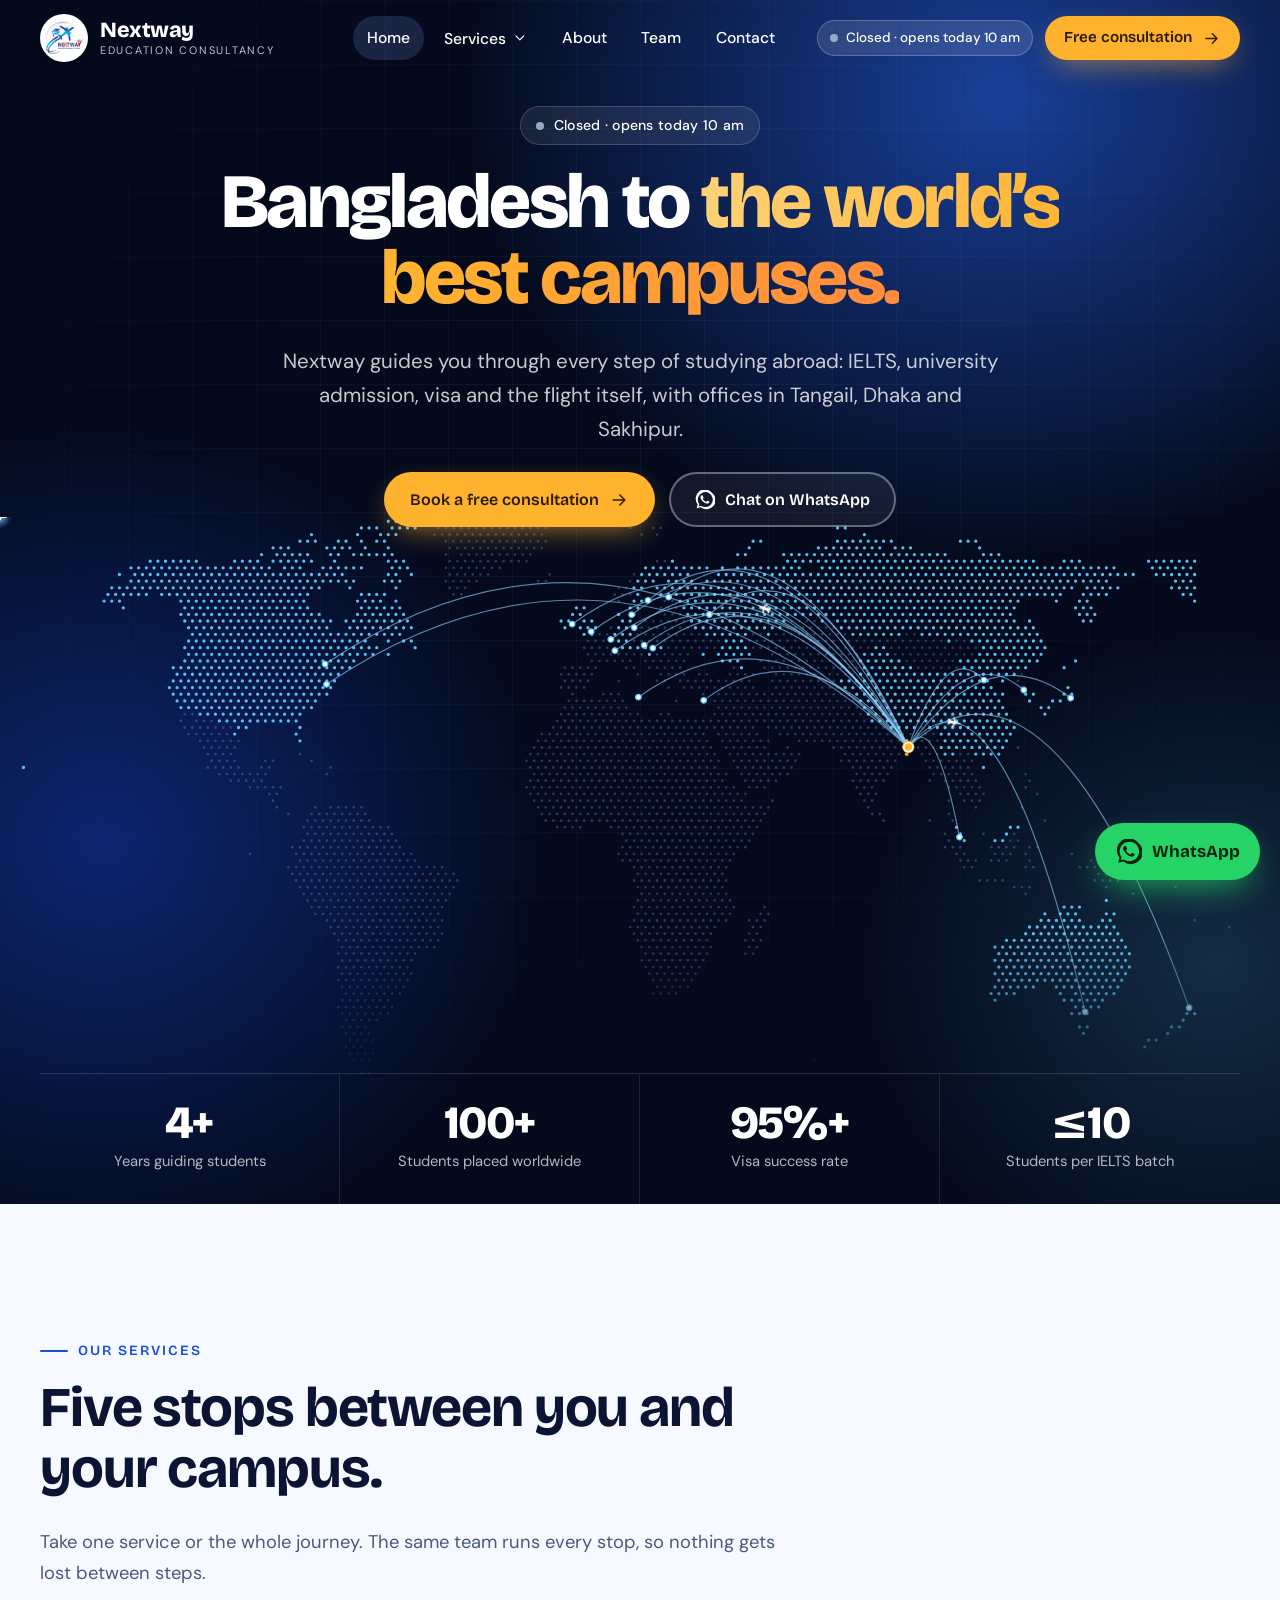
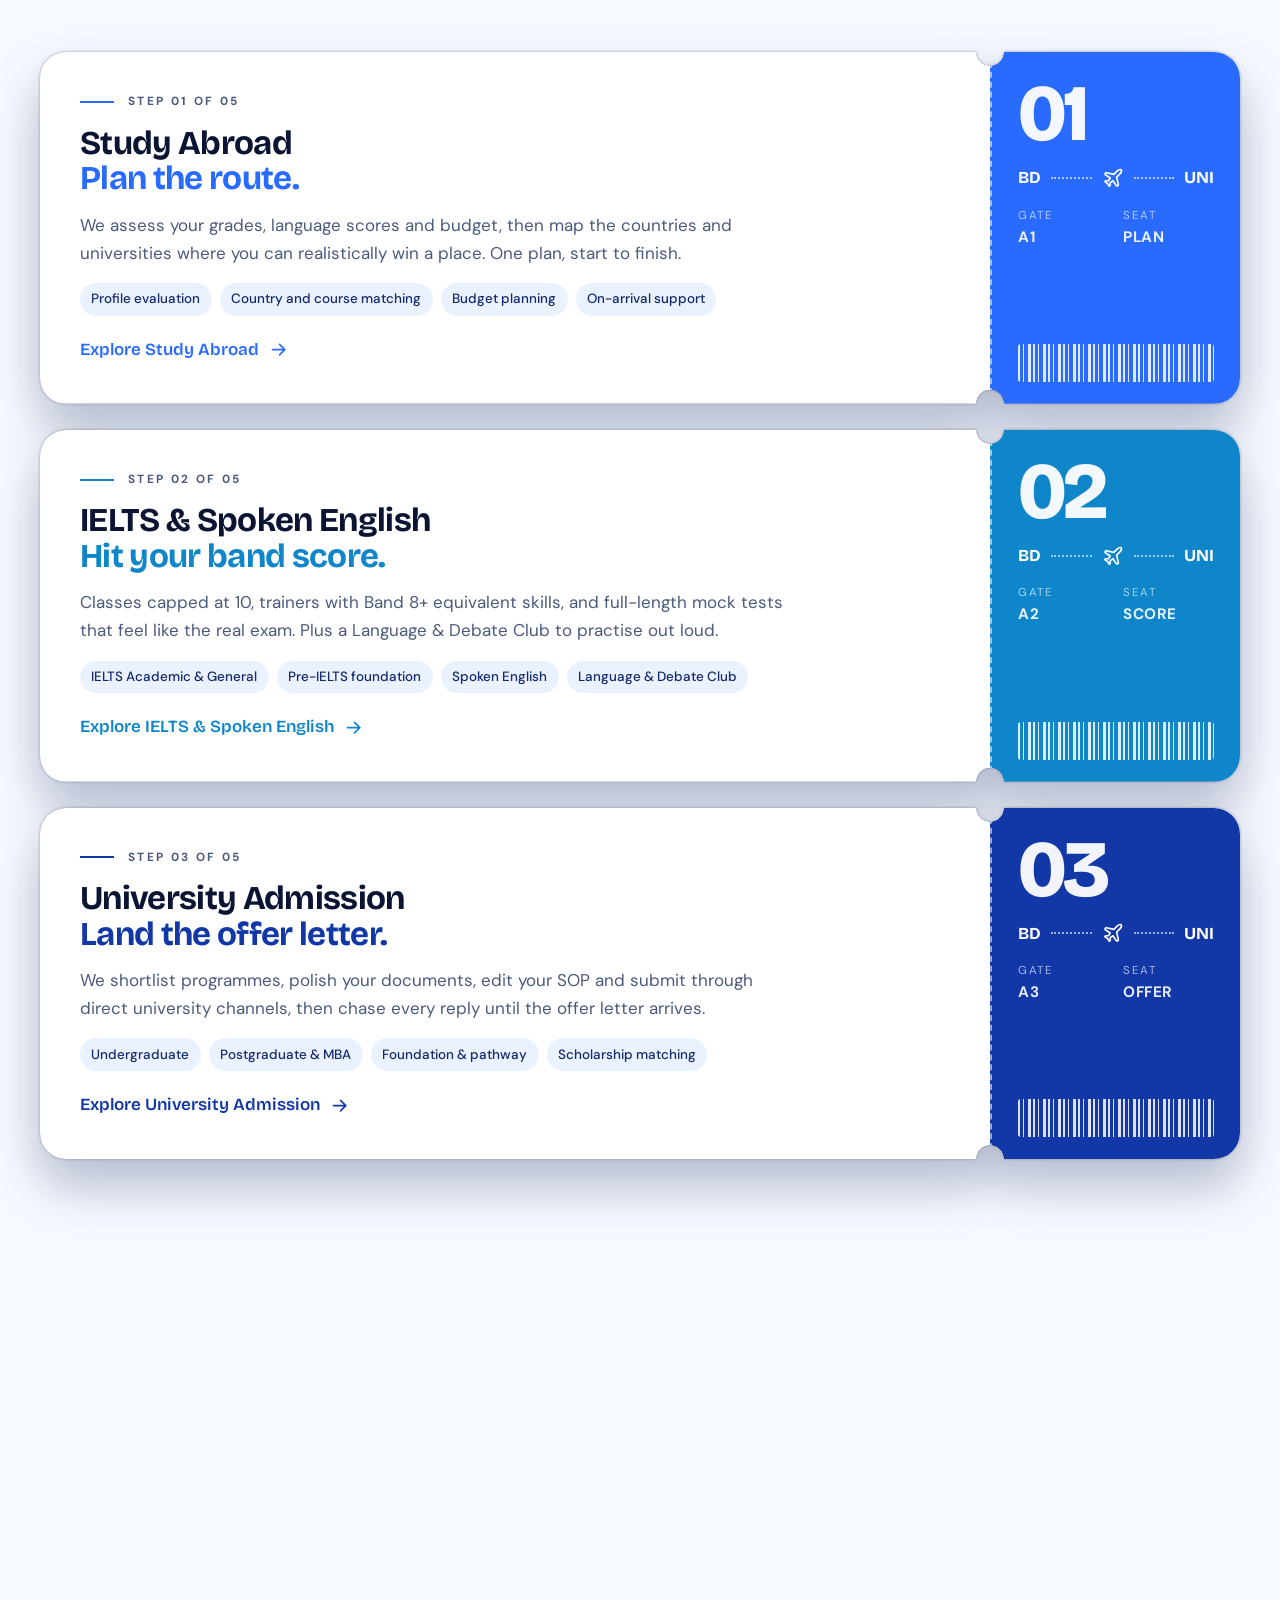
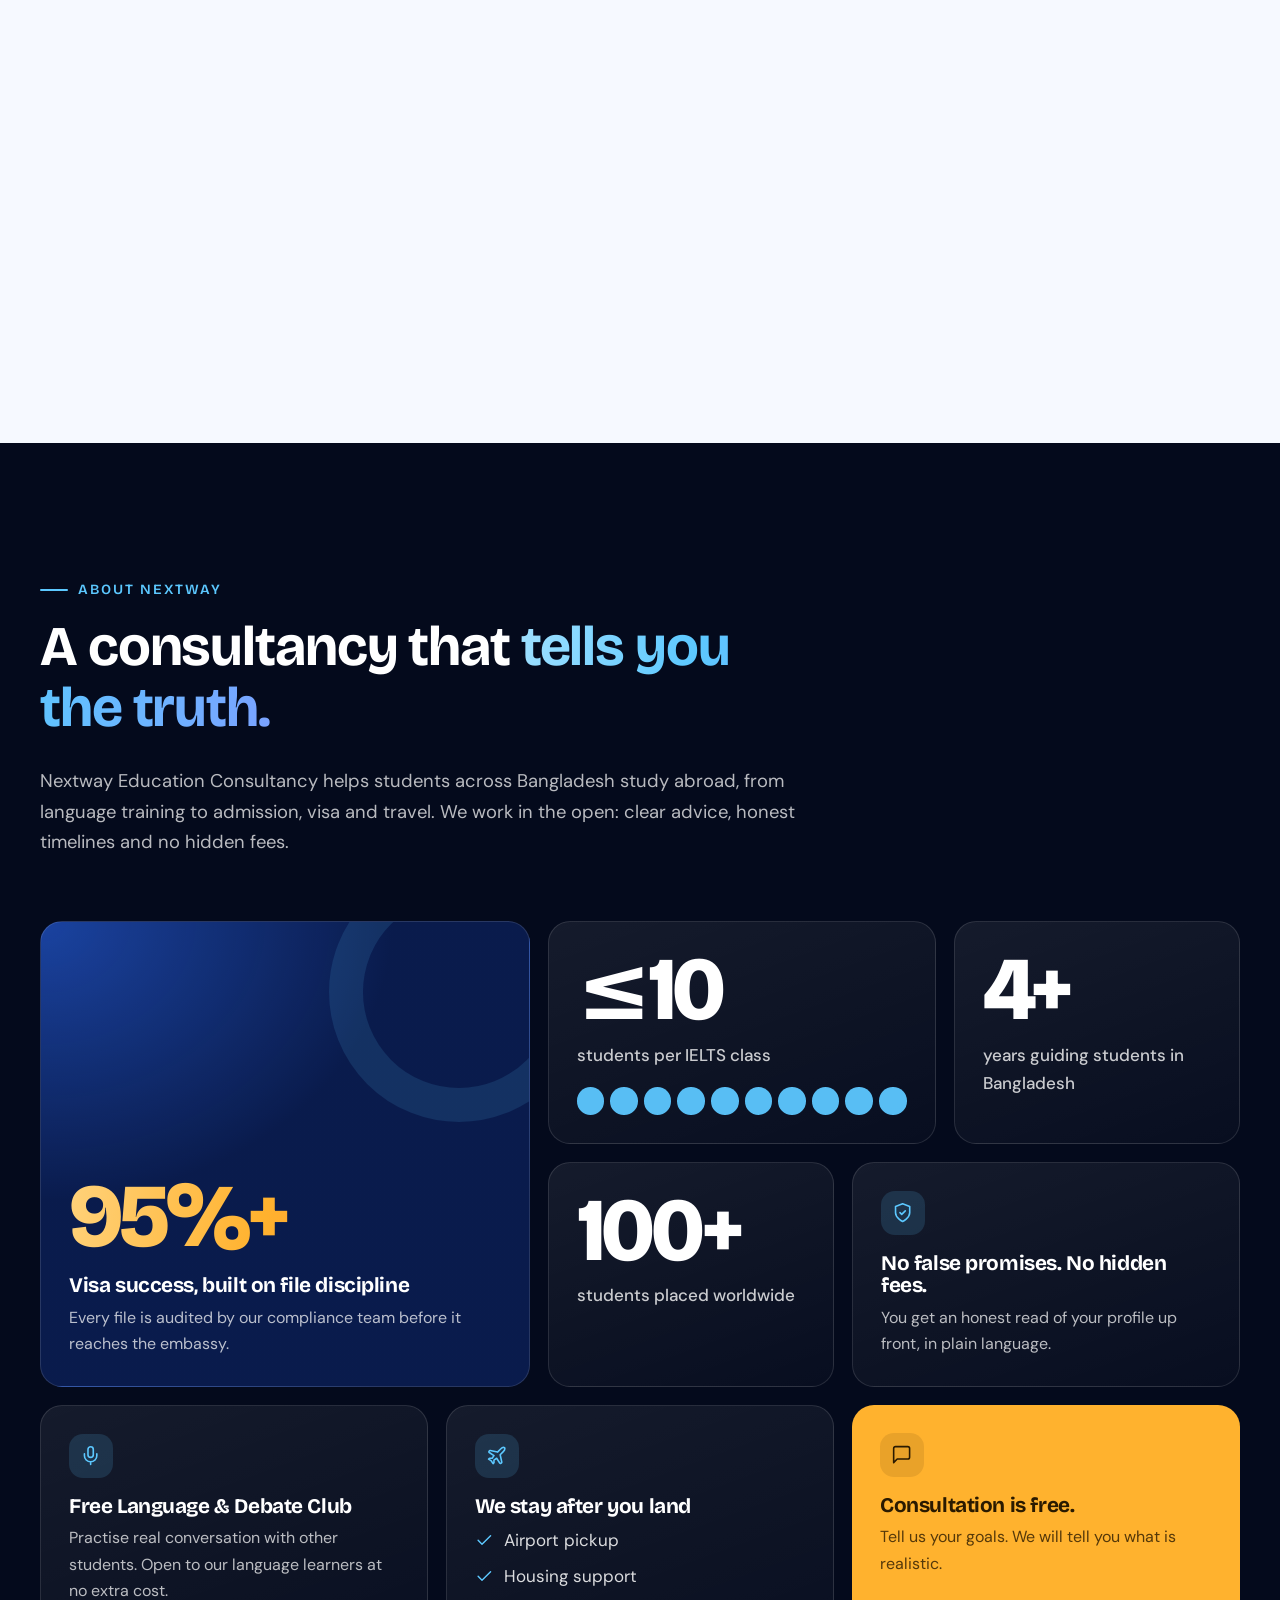
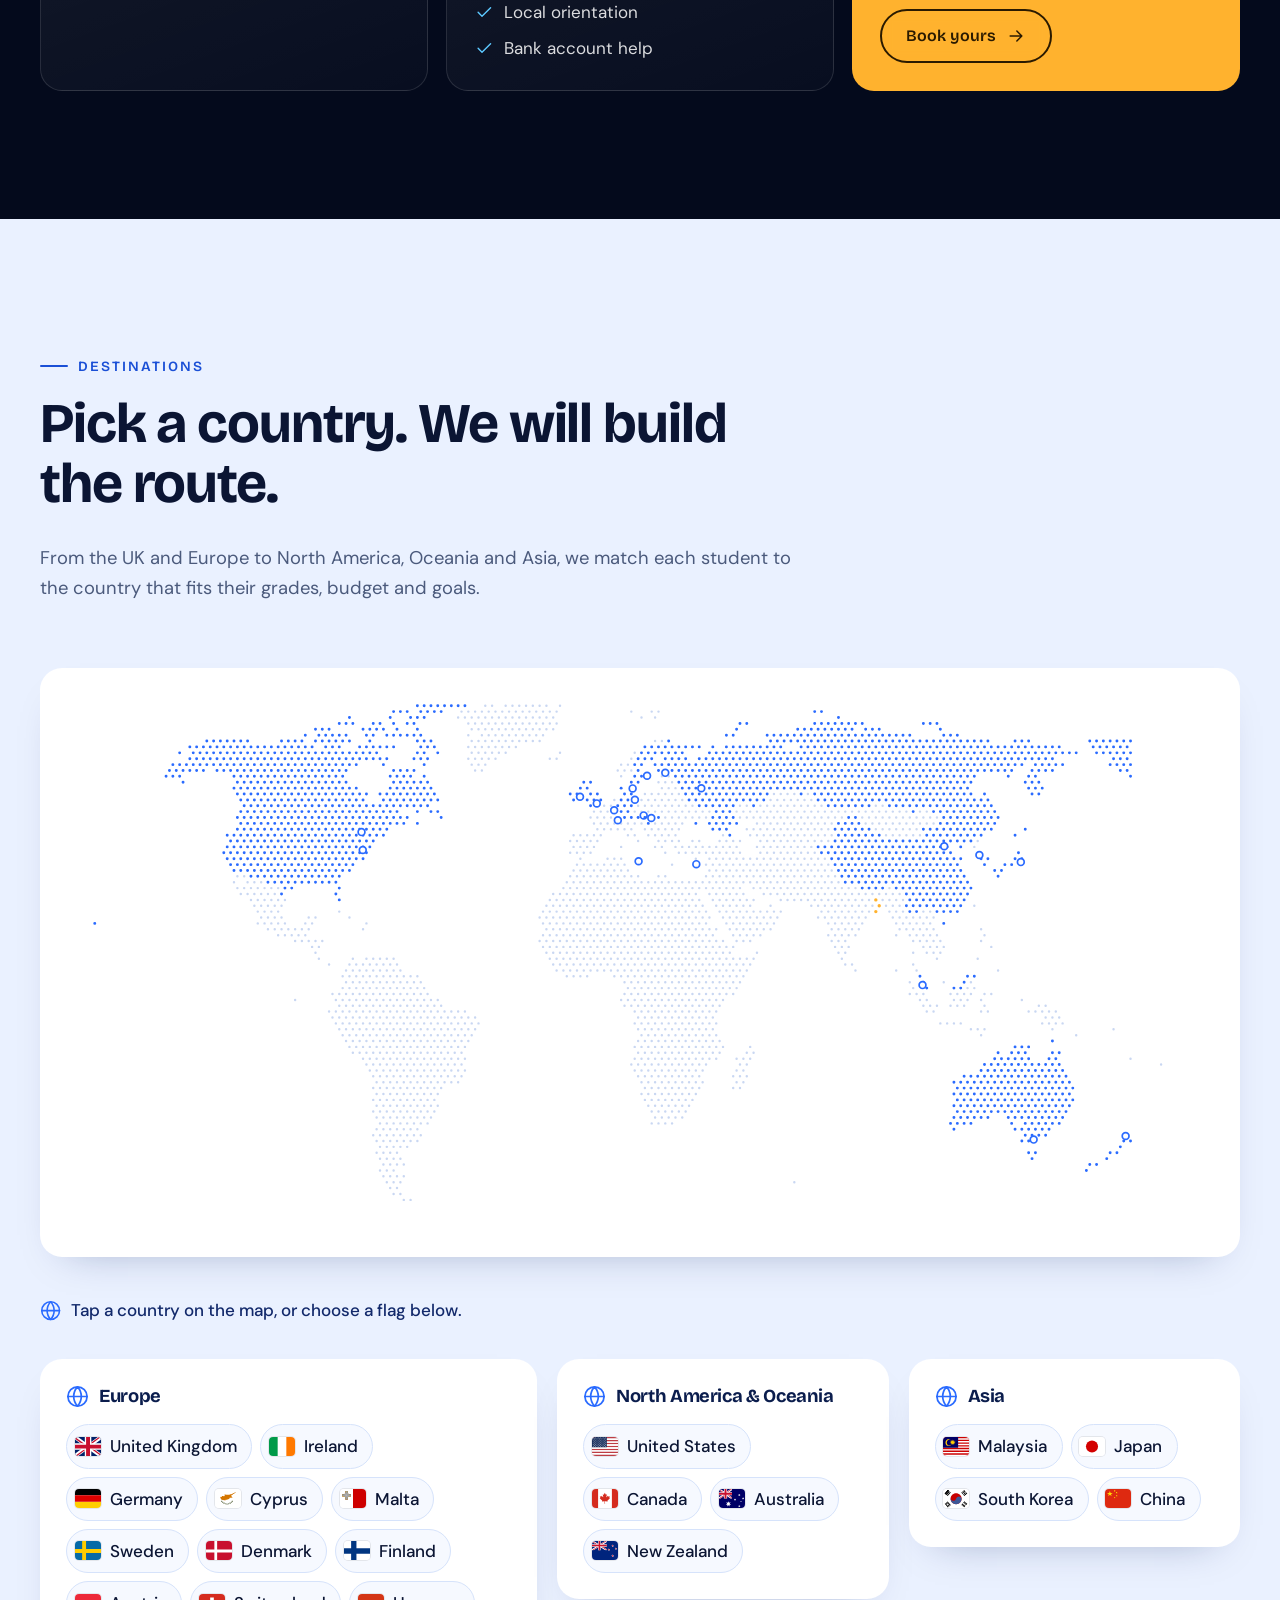
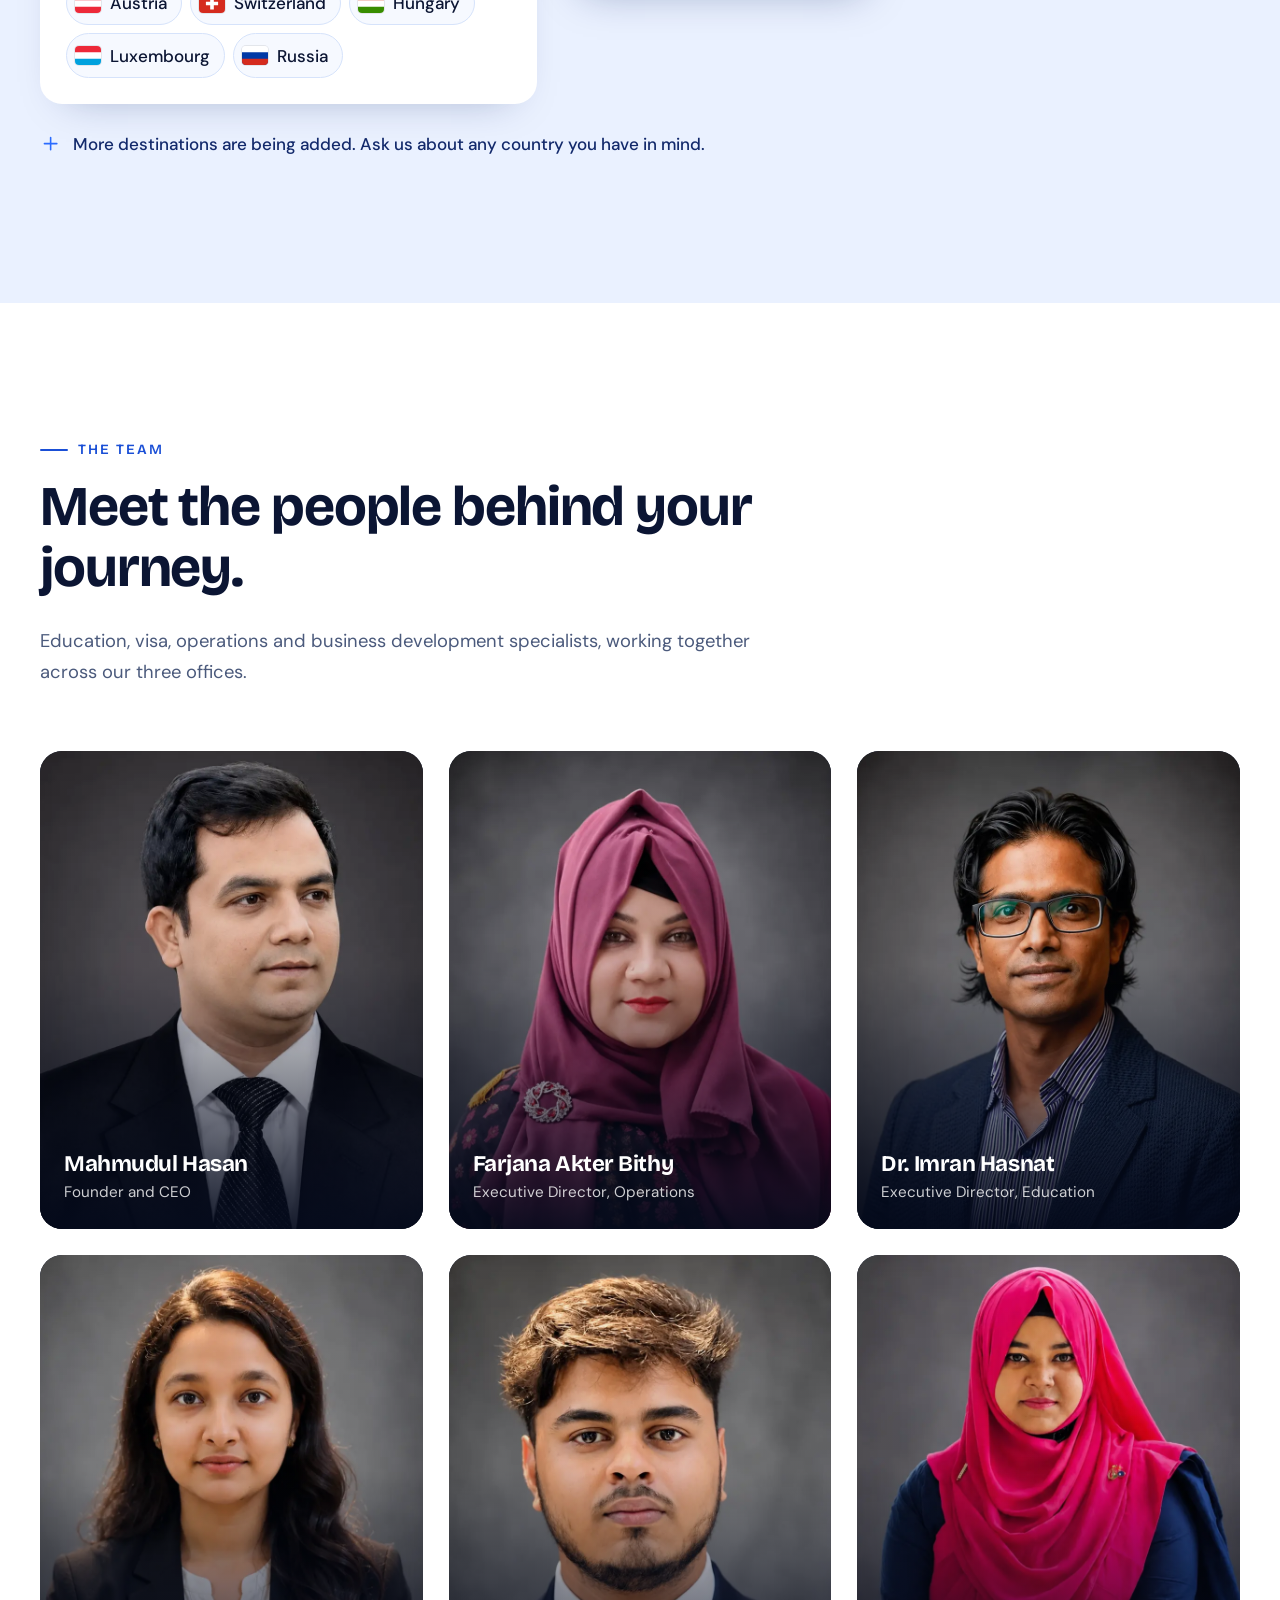
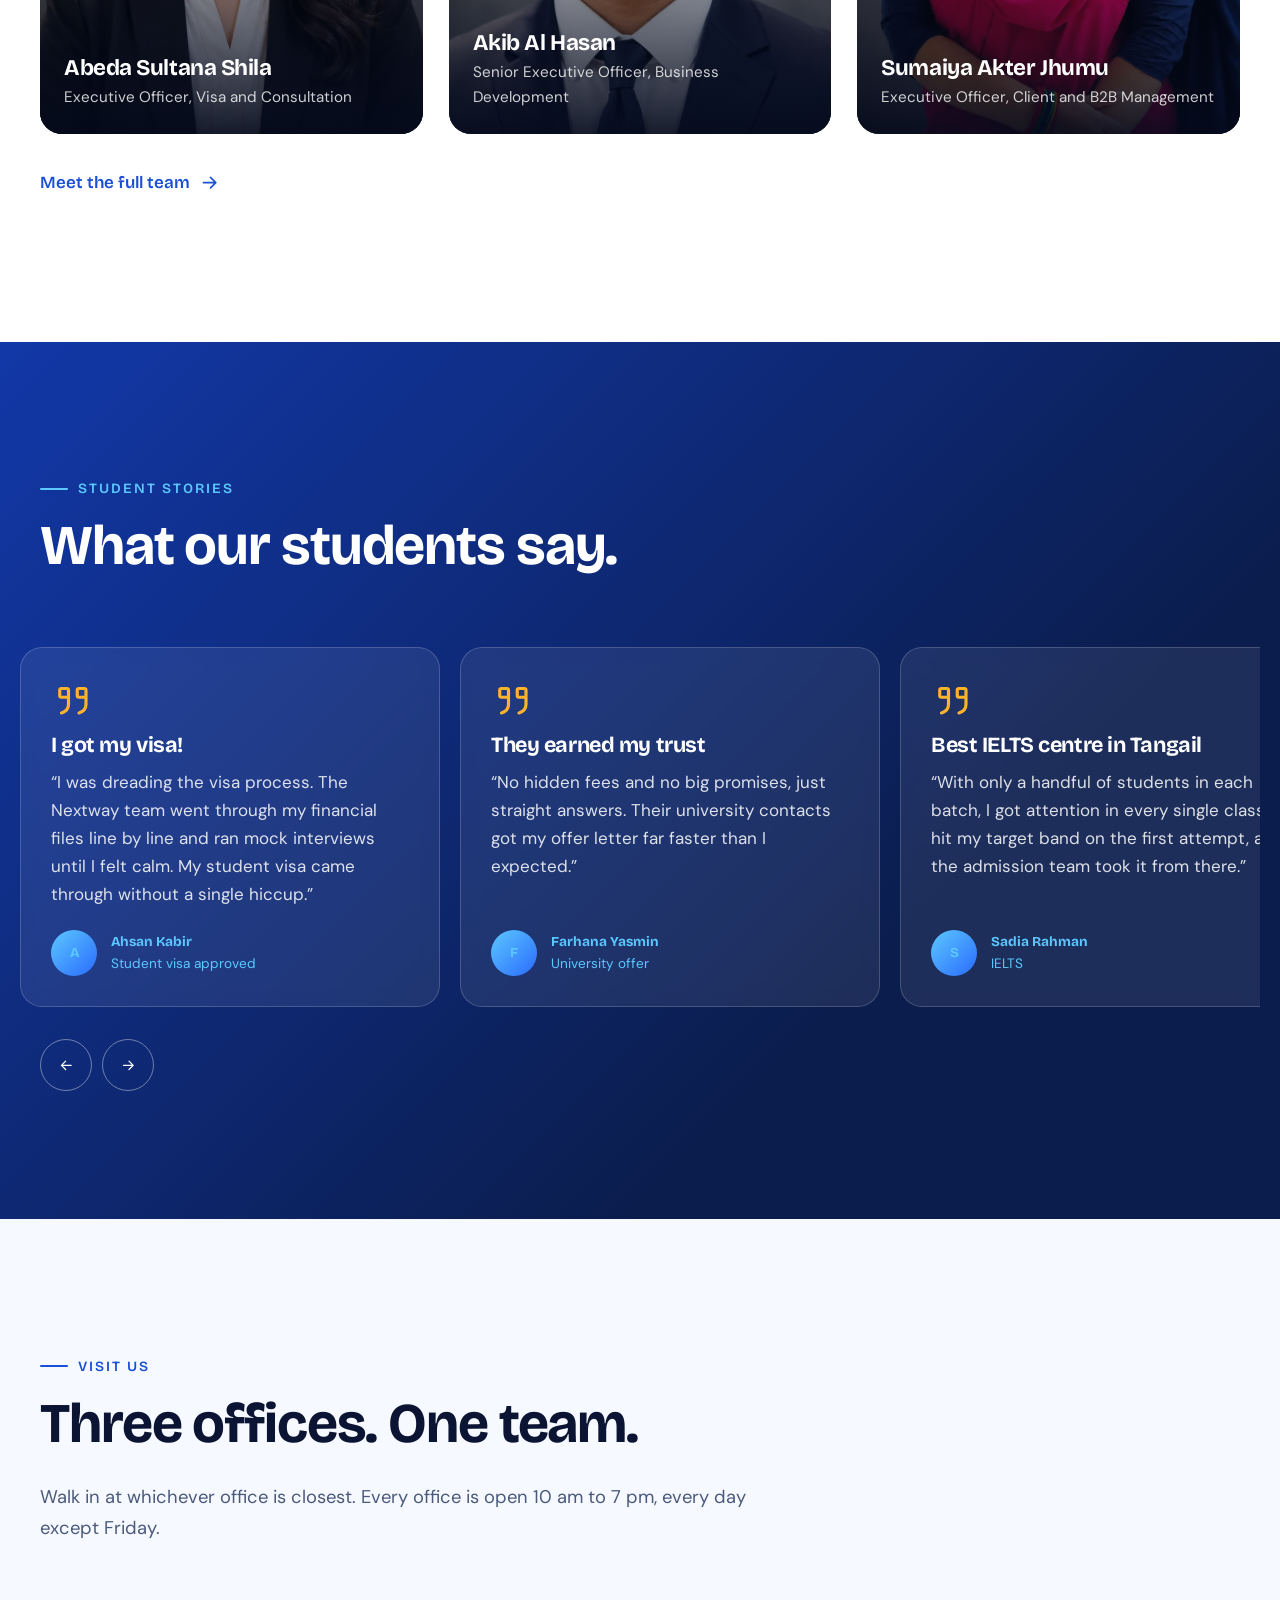
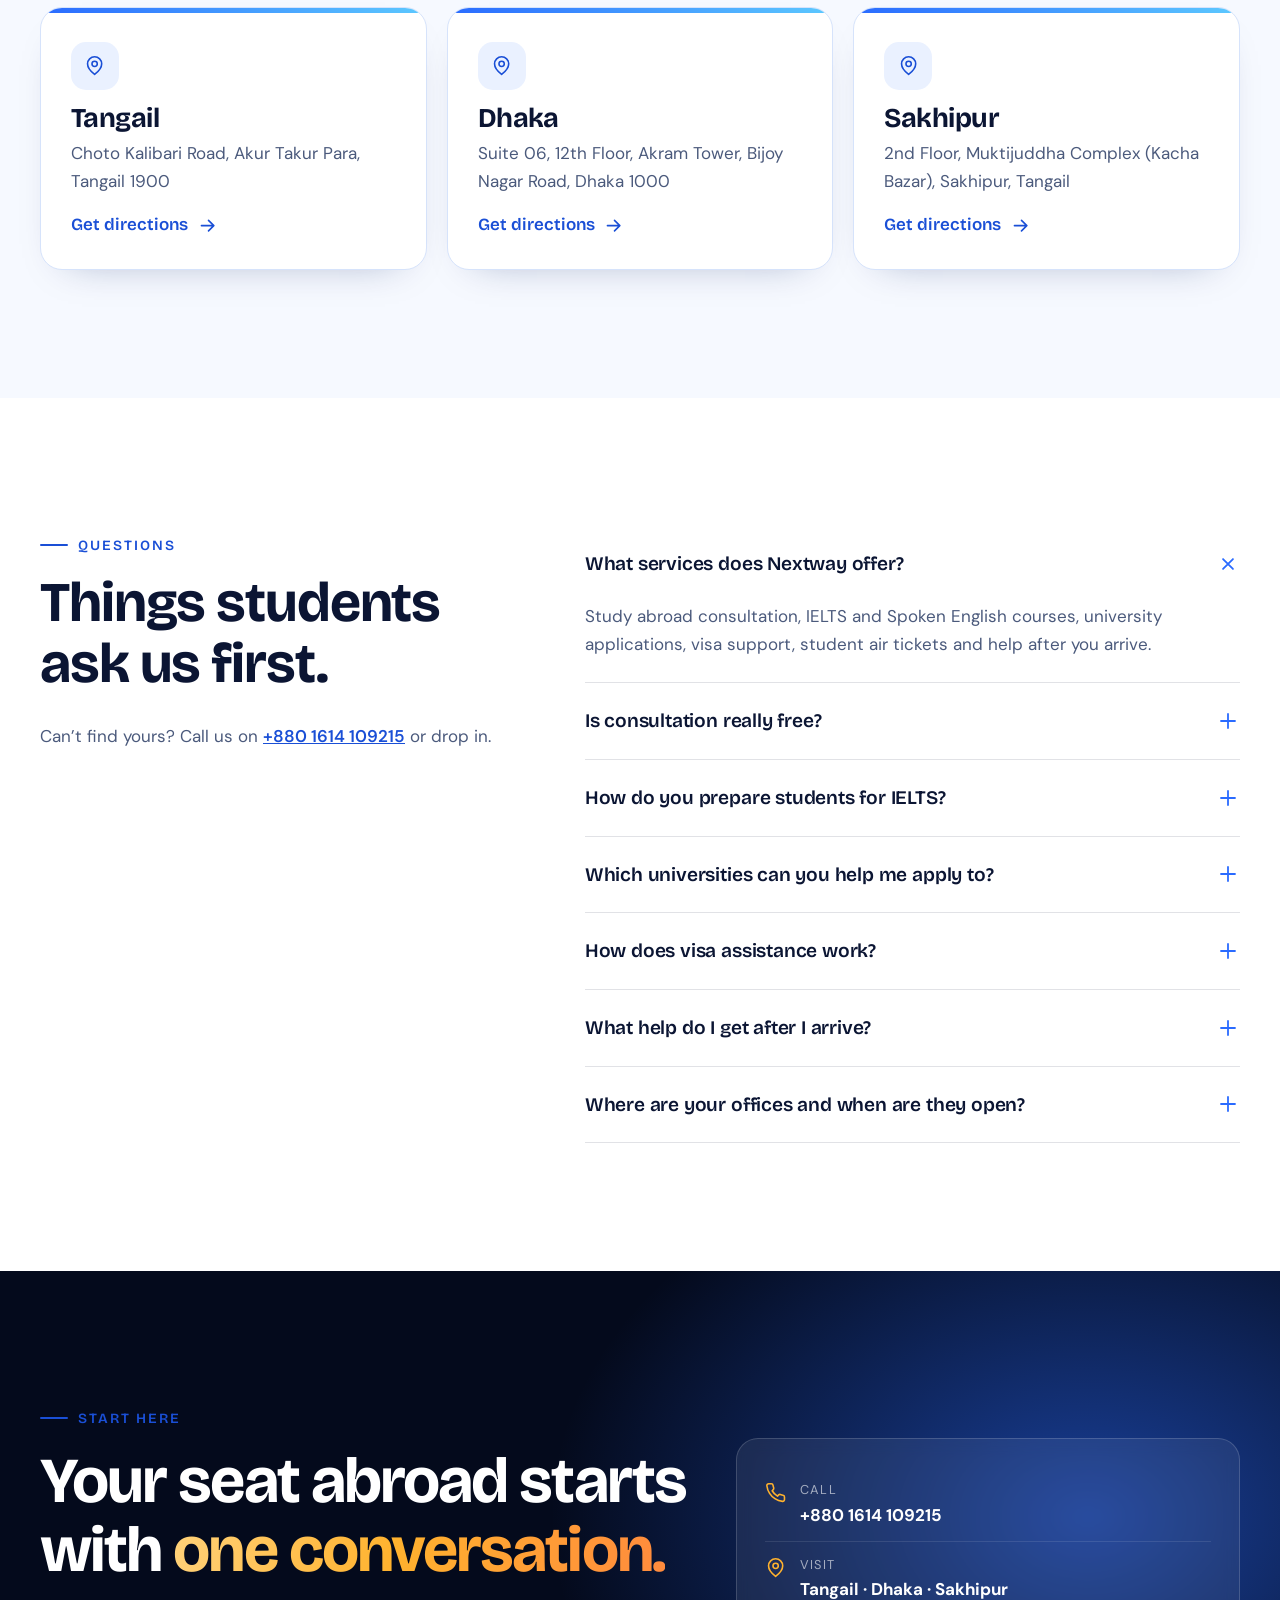
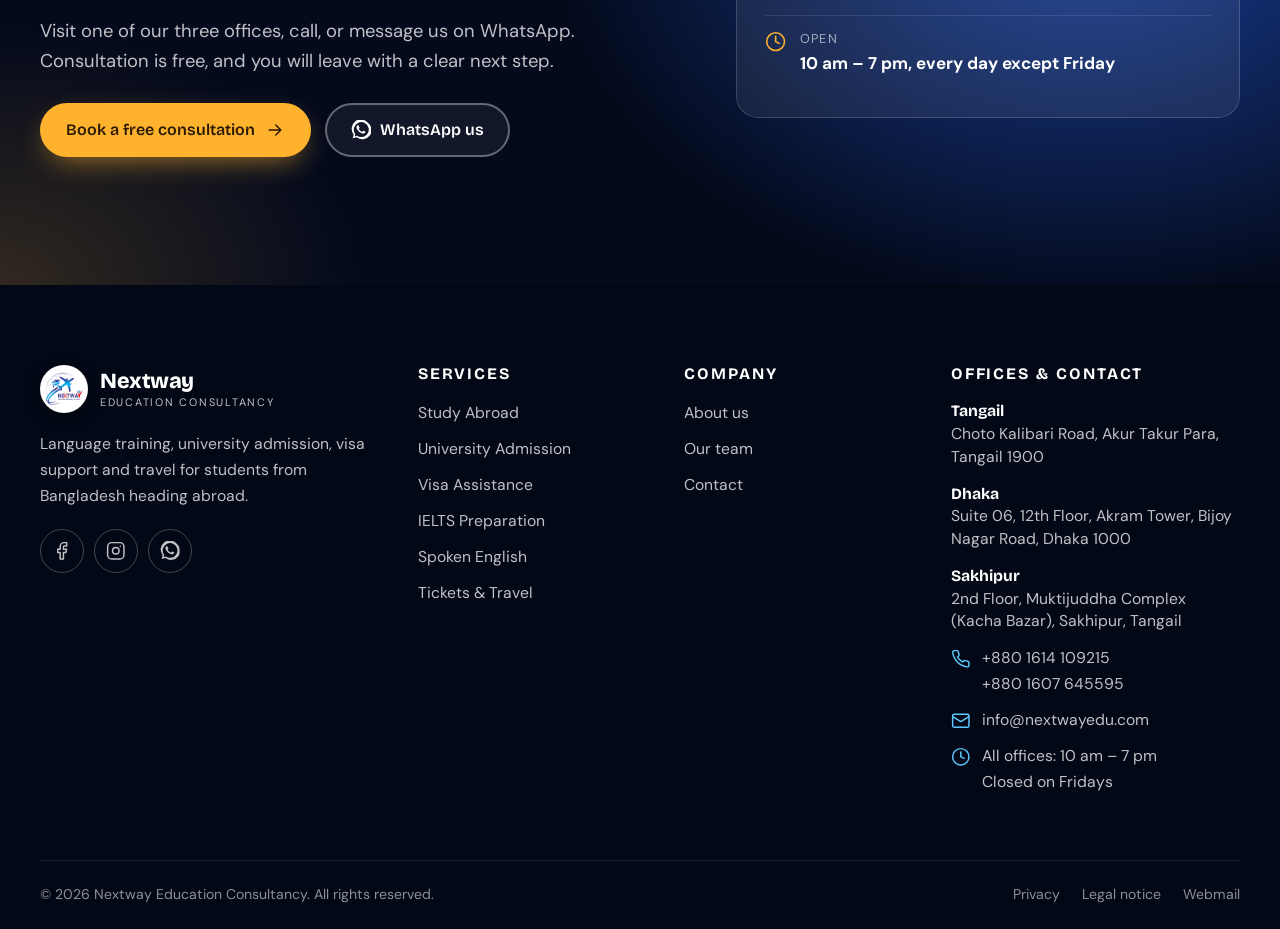
<file: index.html>
<!doctype html>
<html lang="en">
<head>
<meta charset="utf-8">
<meta name="viewport" content="width=device-width, initial-scale=1">
<title>Nextway Education Consultancy | Study Abroad, IELTS &amp; Visa Experts in Tangail &amp; Dhaka</title>
<meta name="description" content="Study abroad consultancy with offices in Tangail, Dhaka and Sakhipur, Bangladesh. IELTS and Spoken English coaching, university admission, visa assistance and student air tickets. Book a free consultation.">
<link rel="canonical" href="https://nextwayedu.com/">
<meta name="theme-color" content="#040a1c">
<meta property="og:type" content="website"><meta property="og:site_name" content="Nextway Education Consultancy">
<meta property="og:title" content="Nextway Education Consultancy | Study Abroad, IELTS &amp; Visa Experts in Tangail &amp; Dhaka"><meta property="og:description" content="Study abroad consultancy with offices in Tangail, Dhaka and Sakhipur, Bangladesh. IELTS and Spoken English coaching, university admission, visa assistance and student air tickets. Book a free consultation.">
<meta property="og:url" content="https://nextwayedu.com/"><meta property="og:image" content="https://nextwayedu.com/assets/img/og.jpg"><meta property="og:locale" content="en_US">
<meta name="twitter:card" content="summary_large_image">
<link rel="icon" type="image/png" sizes="32x32" href="/assets/img/favicon-32.png">
<link rel="icon" type="image/png" sizes="64x64" href="/assets/img/favicon-64.png">
<link rel="apple-touch-icon" href="/assets/img/apple-touch-icon.png">
<link rel="preload" href="/assets/fonts/bricolage-latin.woff2" as="font" type="font/woff2" crossorigin>
<link rel="preload" href="/assets/fonts/dmsans-latin.woff2" as="font" type="font/woff2" crossorigin>
<link rel="stylesheet" href="/assets/css/style.css">

<script type="application/ld+json">{"@context":"https://schema.org","@type":["EducationalOrganization","LocalBusiness"],"name":"Nextway Education Consultancy","url":"https://nextwayedu.com","logo":"https://nextwayedu.com/assets/img/logo-512.png","image":"https://nextwayedu.com/assets/img/og.jpg","telephone":"+8801614109215","email":"info@nextwayedu.com","description":"Study abroad consultancy, IELTS and Spoken English coaching, university admission, visa assistance and student air tickets, with offices in Tangail, Dhaka and Sakhipur, Bangladesh.","address":{"@type":"PostalAddress","streetAddress":"Choto Kalibari Road, Akur Takur Para","addressLocality":"Tangail","postalCode":"1900","addressCountry":"BD"},"geo":{"@type":"GeoCoordinates","latitude":24.2555678,"longitude":89.9189092},"location":[{"@type":"Place","name":"Nextway Education Consultancy, Tangail","address":"Choto Kalibari Road, Akur Takur Para, Tangail 1900, Bangladesh","geo":{"@type":"GeoCoordinates","latitude":24.2555678,"longitude":89.9189092},"hasMap":"https://maps.app.goo.gl/vwTyAUAMtYEENq6k8"},{"@type":"Place","name":"Nextway Education Consultancy, Dhaka","address":"Suite 06, 12th Floor, Akram Tower, Bijoy Nagar Road, Dhaka 1000, Bangladesh","geo":{"@type":"GeoCoordinates","latitude":23.734011,"longitude":90.409876},"hasMap":"https://maps.app.goo.gl/TQy71jqA4mWhxW3r6"},{"@type":"Place","name":"Nextway Education Consultancy, Sakhipur","address":"2nd Floor, Muktijuddha Complex (Kacha Bazar), Sakhipur, Tangail, Bangladesh","geo":{"@type":"GeoCoordinates","latitude":24.3206335,"longitude":90.1780987},"hasMap":"https://maps.app.goo.gl/2W5rz34oygCHsrJ46"}],"openingHoursSpecification":[{"@type":"OpeningHoursSpecification","dayOfWeek":["Saturday","Sunday","Monday","Tuesday","Wednesday","Thursday"],"opens":"10:00","closes":"19:00"}],"sameAs":["https://www.facebook.com/nextway2021/","https://www.instagram.com/nextwayeducationconsultancy/"],"areaServed":"Bangladesh","hasMap":"https://maps.app.goo.gl/4WWbEj9pbGCe9Vtj6"}</script>
</head>
<body>
<svg width="0" height="0" style="position:absolute" aria-hidden="true"><defs><symbol id="i-arrow" viewBox="0 0 24 24" fill="none" stroke="currentColor" stroke-width="1.8" stroke-linecap="round" stroke-linejoin="round"><path d="M5 12h14M13 6l6 6-6 6"/></symbol><symbol id="i-phone" viewBox="0 0 24 24" fill="none" stroke="currentColor" stroke-width="1.8" stroke-linecap="round" stroke-linejoin="round"><path d="M22 16.9v3a2 2 0 0 1-2.2 2 19.8 19.8 0 0 1-8.6-3.1 19.5 19.5 0 0 1-6-6A19.8 19.8 0 0 1 2.1 4.2 2 2 0 0 1 4.1 2h3a2 2 0 0 1 2 1.7c.1 1 .4 1.9.7 2.8a2 2 0 0 1-.5 2.1L8.1 9.9a16 16 0 0 0 6 6l1.3-1.3a2 2 0 0 1 2.1-.4c.9.3 1.8.6 2.8.7a2 2 0 0 1 1.7 2z"/></symbol><symbol id="i-mail" viewBox="0 0 24 24" fill="none" stroke="currentColor" stroke-width="1.8" stroke-linecap="round" stroke-linejoin="round"><rect x="2" y="4" width="20" height="16" rx="2"/><path d="m22 7-10 6L2 7"/></symbol><symbol id="i-pin" viewBox="0 0 24 24" fill="none" stroke="currentColor" stroke-width="1.8" stroke-linecap="round" stroke-linejoin="round"><path d="M20 10c0 6-8 12-8 12S4 16 4 10a8 8 0 0 1 16 0z"/><circle cx="12" cy="10" r="3"/></symbol><symbol id="i-clock" viewBox="0 0 24 24" fill="none" stroke="currentColor" stroke-width="1.8" stroke-linecap="round" stroke-linejoin="round"><circle cx="12" cy="12" r="10"/><path d="M12 6v6l4 2"/></symbol><symbol id="i-check" viewBox="0 0 24 24" fill="none" stroke="currentColor" stroke-width="1.8" stroke-linecap="round" stroke-linejoin="round"><path d="M20 6 9 17l-5-5"/></symbol><symbol id="i-plane" viewBox="0 0 24 24" fill="none" stroke="currentColor" stroke-width="1.8" stroke-linecap="round" stroke-linejoin="round"><path d="M17.8 19.2 16 11l3.5-3.5C21 6 21.5 4 21 3c-1-.5-3 0-4.5 1.5L13 8 4.8 6.2c-.5-.1-.9.1-1.1.5l-.3.5c-.2.5-.1 1 .3 1.3L9 12l-2 3H4l-1 1 3 2 2 3 1-1v-3l3-2 3.5 5.3c.3.4.8.5 1.3.3l.5-.2c.4-.3.6-.7.5-1.2z"/></symbol><symbol id="i-globe" viewBox="0 0 24 24" fill="none" stroke="currentColor" stroke-width="1.8" stroke-linecap="round" stroke-linejoin="round"><circle cx="12" cy="12" r="10"/><path d="M2 12h20M12 2a15.3 15.3 0 0 1 4 10 15.3 15.3 0 0 1-4 10 15.3 15.3 0 0 1-4-10 15.3 15.3 0 0 1 4-10z"/></symbol><symbol id="i-users" viewBox="0 0 24 24" fill="none" stroke="currentColor" stroke-width="1.8" stroke-linecap="round" stroke-linejoin="round"><path d="M16 21v-2a4 4 0 0 0-4-4H6a4 4 0 0 0-4 4v2"/><circle cx="9" cy="7" r="4"/><path d="M22 21v-2a4 4 0 0 0-3-3.9M16 3.1a4 4 0 0 1 0 7.8"/></symbol><symbol id="i-shield" viewBox="0 0 24 24" fill="none" stroke="currentColor" stroke-width="1.8" stroke-linecap="round" stroke-linejoin="round"><path d="M12 22s8-4 8-10V5l-8-3-8 3v7c0 6 8 10 8 10z"/><path d="m9 12 2 2 4-4"/></symbol><symbol id="i-cap" viewBox="0 0 24 24" fill="none" stroke="currentColor" stroke-width="1.8" stroke-linecap="round" stroke-linejoin="round"><path d="M22 10 12 5 2 10l10 5 10-5z"/><path d="M6 12v5c3 3 9 3 12 0v-5"/></symbol><symbol id="i-ticket" viewBox="0 0 24 24" fill="none" stroke="currentColor" stroke-width="1.8" stroke-linecap="round" stroke-linejoin="round"><path d="M2 9a3 3 0 0 1 0 6v2a2 2 0 0 0 2 2h16a2 2 0 0 0 2-2v-2a3 3 0 0 1 0-6V7a2 2 0 0 0-2-2H4a2 2 0 0 0-2 2z"/><path d="M13 5v2M13 17v2M13 11v2"/></symbol><symbol id="i-passport" viewBox="0 0 24 24" fill="none" stroke="currentColor" stroke-width="1.8" stroke-linecap="round" stroke-linejoin="round"><path d="M14 2H6a2 2 0 0 0-2 2v16a2 2 0 0 0 2 2h12a2 2 0 0 0 2-2V8z"/><path d="M14 2v6h6M9 15l2 2 4-4"/></symbol><symbol id="i-mic" viewBox="0 0 24 24" fill="none" stroke="currentColor" stroke-width="1.8" stroke-linecap="round" stroke-linejoin="round"><rect x="9" y="2" width="6" height="12" rx="3"/><path d="M19 10v2a7 7 0 0 1-14 0v-2M12 19v3"/></symbol><symbol id="i-book" viewBox="0 0 24 24" fill="none" stroke="currentColor" stroke-width="1.8" stroke-linecap="round" stroke-linejoin="round"><path d="M4 19.5A2.5 2.5 0 0 1 6.5 17H20"/><path d="M6.5 2H20v20H6.5A2.5 2.5 0 0 1 4 19.5v-15A2.5 2.5 0 0 1 6.5 2z"/></symbol><symbol id="i-chat" viewBox="0 0 24 24" fill="none" stroke="currentColor" stroke-width="1.8" stroke-linecap="round" stroke-linejoin="round"><path d="M21 15a2 2 0 0 1-2 2H7l-4 4V5a2 2 0 0 1 2-2h14a2 2 0 0 1 2 2z"/></symbol><symbol id="i-fb" viewBox="0 0 24 24" fill="none" stroke="currentColor" stroke-width="1.8" stroke-linecap="round" stroke-linejoin="round"><path d="M18 2h-3a5 5 0 0 0-5 5v3H7v4h3v8h4v-8h3l1-4h-4V7a1 1 0 0 1 1-1h3z"/></symbol><symbol id="i-ig" viewBox="0 0 24 24" fill="none" stroke="currentColor" stroke-width="1.8" stroke-linecap="round" stroke-linejoin="round"><rect x="2" y="2" width="20" height="20" rx="5"/><circle cx="12" cy="12" r="4"/><path d="M17.5 6.5h.01"/></symbol><symbol id="i-quote" viewBox="0 0 24 24" fill="none" stroke="currentColor" stroke-width="1.8" stroke-linecap="round" stroke-linejoin="round"><path d="M10 11H6a1 1 0 0 1-1-1V7a1 1 0 0 1 1-1h3a1 1 0 0 1 1 1v8c0 2-1 4-4 5M20 11h-4a1 1 0 0 1-1-1V7a1 1 0 0 1 1-1h3a1 1 0 0 1 1 1v8c0 2-1 4-4 5"/></symbol><symbol id="i-plus" viewBox="0 0 24 24" fill="none" stroke="currentColor" stroke-width="1.8" stroke-linecap="round" stroke-linejoin="round"><path d="M12 5v14M5 12h14"/></symbol><symbol id="i-chev" viewBox="0 0 24 24" fill="none" stroke="currentColor" stroke-width="1.8" stroke-linecap="round" stroke-linejoin="round"><path d="m6 9 6 6 6-6"/></symbol><symbol id="i-menu" viewBox="0 0 24 24" fill="none" stroke="currentColor" stroke-width="1.8" stroke-linecap="round" stroke-linejoin="round"><path d="M4 7h16M4 12h16M4 17h16"/></symbol><symbol id="i-close" viewBox="0 0 24 24" fill="none" stroke="currentColor" stroke-width="1.8" stroke-linecap="round" stroke-linejoin="round"><path d="M18 6 6 18M6 6l12 12"/></symbol><symbol id="i-send" viewBox="0 0 24 24" fill="none" stroke="currentColor" stroke-width="1.8" stroke-linecap="round" stroke-linejoin="round"><path d="m22 2-7 20-4-9-9-4z"/><path d="M22 2 11 13"/></symbol><symbol id="i-wa" viewBox="0 0 24 24" fill="none" stroke="currentColor" stroke-width="1.8" stroke-linecap="round" stroke-linejoin="round"><path d="M20.5 3.5A11 11 0 0 0 3.2 17.3L2 22l4.8-1.2A11 11 0 0 0 20.5 3.5zm-8.4 17a9 9 0 0 1-4.6-1.3l-.3-.2-2.8.7.8-2.7-.2-.3a9 9 0 1 1 7.1 3.8zm5-6.7c-.3-.1-1.6-.8-1.9-.9s-.5-.1-.6.1-.7.9-.9 1.1-.3.2-.6.1a7.4 7.4 0 0 1-3.7-3.2c-.3-.5.3-.5.8-1.5.1-.2 0-.3 0-.5l-.9-2.1c-.2-.5-.5-.5-.6-.5h-.5a1 1 0 0 0-.7.3 3 3 0 0 0-.9 2.2 5.1 5.1 0 0 0 1.1 2.7 11.7 11.7 0 0 0 4.5 4c1.7.7 2.3.8 3.1.7a2.6 2.6 0 0 0 1.7-1.2 2.1 2.1 0 0 0 .1-1.2c0-.1-.2-.2-.5-.3z" fill="currentColor" stroke="none"/></symbol></defs></svg>
<a class="skip" href="#main">Skip to content</a>
<header class="site-header">
<div class="container nav">
<a class="brand" href="/" aria-label="Nextway Education Consultancy — home"><img src="/assets/img/logo.webp" alt="" width="48" height="48"><span class="brand-text"><b>Nextway</b><small>Education Consultancy</small></span></a>
<ul class="nav-links" id="nav-links">
<li><a href="/" aria-current="page">Home</a></li>
<li class="has-sub"><button class="sub-toggle" aria-expanded="false" aria-haspopup="true">Services <svg class="icon " aria-hidden="true"><use href="#i-chev"/></svg></button>
<div class="submenu"><a href="/study-abroad/"><svg class="icon " aria-hidden="true"><use href="#i-globe"/></svg><span><b>Study Abroad</b><small>Plan your route from profile to enrolment</small></span></a><a href="/university-admission/"><svg class="icon " aria-hidden="true"><use href="#i-cap"/></svg><span><b>University Admission</b><small>Applications, SOPs and offer letters</small></span></a><a href="/visa-assistance/"><svg class="icon " aria-hidden="true"><use href="#i-passport"/></svg><span><b>Visa Assistance</b><small>Audits, filing and mock interviews</small></span></a><a href="/ielts/"><svg class="icon " aria-hidden="true"><use href="#i-book"/></svg><span><b>IELTS Preparation</b><small>Small batches and full mock tests</small></span></a><a href="/spoken-english/"><svg class="icon " aria-hidden="true"><use href="#i-mic"/></svg><span><b>Spoken English</b><small>Fluency, grammar and confidence</small></span></a><a href="/ticket-and-travel/"><svg class="icon " aria-hidden="true"><use href="#i-ticket"/></svg><span><b>Tickets & Travel</b><small>Student fares and smart routes</small></span></a></div></li>
<li><a href="/#about">About</a></li>
<li><a href="/team/">Team</a></li>
<li><a href="/contact/">Contact</a></li>
<li class="nav-cta"><a class="btn btn-amber" href="/contact/">Book a free consultation <svg class="icon arrow" aria-hidden="true"><use href="#i-arrow"/></svg></a></li>
</ul>
<div class="nav-actions">
<span class="open-pill" data-status><i class="dot"></i><span class="status-text">Sat–Thu · 10 am–7 pm</span></span>
<a class="btn btn-amber btn-sm" href="/contact/">Free consultation <svg class="icon arrow" aria-hidden="true"><use href="#i-arrow"/></svg></a>
<button class="menu-btn" aria-label="Menu" aria-expanded="false" aria-controls="nav-links"><svg class="icon m" aria-hidden="true"><use href="#i-menu"/></svg><svg class="icon x" aria-hidden="true"><use href="#i-close"/></svg></button>
</div>
</div>
</header>
<main id="main">

<section class="hero" aria-labelledby="hero-h">
<div class="container hero-copy">
<p class="eyebrow" data-status><i class="dot"></i><span class="status-text">Tangail · Dhaka · Sakhipur · closed Fridays</span></p>
<h1 id="hero-h">Bangladesh to <span class="grad">the world’s best campuses.</span></h1>
<p class="lead">Nextway guides you through every step of studying abroad: IELTS, university admission, visa and the flight itself, with offices in Tangail, Dhaka and Sakhipur.</p>
<div class="cta-row"><a class="btn btn-amber" href="/contact/">Book a free consultation <svg class="icon arrow" aria-hidden="true"><use href="#i-arrow"/></svg></a><a class="btn btn-ghost" href="https://wa.me/8801614109215?text=Hello%20Nextway%2C%20I%20would%20like%20a%20free%20consultation." rel="noopener"><svg class="icon fill" aria-hidden="true"><use href="#i-wa"/></svg> Chat on WhatsApp</a></div>
</div>
<div class="map-stage"><div class="map-tilt"><img src="/assets/img/world-dots-dark.svg" alt="" width="1200" height="553" fetchpriority="high">
<svg class="map-overlay" role="img" aria-label="Flight routes from Bangladesh to study destinations around the world" viewBox="0 0 1200 553">
<defs>
<linearGradient id="arcGrad" x1="0" x2="1"><stop offset="0" stop-color="#FFB22E"/><stop offset="1" stop-color="#5CC8FF"/></linearGradient>
<symbol id="plane-icon" viewBox="-8 -8 16 16"><path d="M8 0 1.5 1.2 -1 5.6 -2.2 5.4 -0.6 1.4 -4.6 1.6 -6 3.2 -7 3 -6.4 0 -7 -3 -6 -3.2 -4.6 -1.6 -0.6 -1.4 -2.2 -5.4 -1 -5.6 1.5 -1.2Z" fill="#fff"/></symbol>
</defs>
<g class="arcs"><path id="arc-gb" class="arc" style="--i:0" d="M851.6 215.7Q702.9 -1.8 554.2 107.5" pathLength="1"/><path id="arc-us" class="arc" style="--i:1" d="M851.6 215.7Q578.8 -26.6 306.1 156.9" pathLength="1"/><path id="arc-ca" class="arc" style="--i:2" d="M851.6 215.7Q578.2 -46.9 304.8 137.9" pathLength="1"/><path id="arc-au" class="arc" style="--i:3" d="M851.6 215.7Q934.4 112.2 1017.3 463.9" pathLength="1"/><path id="arc-nz" class="arc" style="--i:4" d="M851.6 215.7Q983.2 92.8 1114.8 460.1" pathLength="1"/><path id="arc-de" class="arc" style="--i:5" d="M851.6 215.7Q723.1 5.9 594.6 103.7" pathLength="1"/><path id="arc-cy" class="arc" style="--i:6" d="M851.6 215.7Q755.6 100.9 659.7 171.9" pathLength="1"/><path id="arc-mt" class="arc" style="--i:7" d="M851.6 215.7Q725.1 78.6 598.5 168.9" pathLength="1"/><path id="arc-ie" class="arc" style="--i:8" d="M851.6 215.7Q694.0 -15.0 536.4 100.4" pathLength="1"/><path id="arc-se" class="arc" style="--i:9" d="M851.6 215.7Q729.5 -19.4 607.5 78.2" pathLength="1"/><path id="arc-dk" class="arc" style="--i:10" d="M851.6 215.7Q721.9 -8.5 592.2 91.6" pathLength="1"/><path id="arc-fi" class="arc" style="--i:11" d="M851.6 215.7Q739.2 -17.8 626.8 75.1" pathLength="1"/><path id="arc-at" class="arc" style="--i:12" d="M851.6 215.7Q727.7 27.3 603.9 120.2" pathLength="1"/><path id="arc-ch" class="arc" style="--i:13" d="M851.6 215.7Q714.0 24.6 576.5 125.3" pathLength="1"/><path id="arc-hu" class="arc" style="--i:14" d="M851.6 215.7Q731.8 32.7 612.0 122.9" pathLength="1"/><path id="arc-lu" class="arc" style="--i:15" d="M851.6 215.7Q712.1 11.8 572.6 114.8" pathLength="1"/><path id="arc-ru" class="arc" style="--i:16" d="M851.6 215.7Q758.3 11.6 665.0 91.4" pathLength="1"/><path id="arc-cn" class="arc" style="--i:17" d="M851.6 215.7Q887.1 114.6 922.5 152.9" pathLength="1"/><path id="arc-jp" class="arc" style="--i:18" d="M851.6 215.7Q927.6 110.9 1003.7 169.7" pathLength="1"/><path id="arc-kr" class="arc" style="--i:19" d="M851.6 215.7Q905.7 115.6 959.8 162.2" pathLength="1"/><path id="arc-my" class="arc" style="--i:20" d="M851.6 215.7Q875.5 176.6 899.5 300.1" pathLength="1"/></g>
<g class="pins"><g class="pin" data-code="gb" transform="translate(554.2 107.5)"><circle r="2.6"/><circle class="ring" r="2.6"/><text x="6" y="3.5">United Kingdom</text><circle class="hit" r="9"/></g><g class="pin" data-code="us" transform="translate(306.1 156.9)"><circle r="2.6"/><circle class="ring" r="2.6"/><text x="6" y="3.5">United States</text><circle class="hit" r="9"/></g><g class="pin" data-code="ca" transform="translate(304.8 137.9)"><circle r="2.6"/><circle class="ring" r="2.6"/><text x="6" y="3.5">Canada</text><circle class="hit" r="9"/></g><g class="pin" data-code="au" transform="translate(1017.3 463.9)"><circle r="2.6"/><circle class="ring" r="2.6"/><text x="6" y="3.5">Australia</text><circle class="hit" r="9"/></g><g class="pin" data-code="nz" transform="translate(1114.8 460.1)"><circle r="2.6"/><circle class="ring" r="2.6"/><text x="6" y="3.5">New Zealand</text><circle class="hit" r="9"/></g><g class="pin" data-code="de" transform="translate(594.6 103.7)"><circle r="2.6"/><circle class="ring" r="2.6"/><text x="6" y="3.5">Germany</text><circle class="hit" r="9"/></g><g class="pin" data-code="cy" transform="translate(659.7 171.9)"><circle r="2.6"/><circle class="ring" r="2.6"/><text x="6" y="3.5">Cyprus</text><circle class="hit" r="9"/></g><g class="pin" data-code="mt" transform="translate(598.5 168.9)"><circle r="2.6"/><circle class="ring" r="2.6"/><text x="6" y="3.5">Malta</text><circle class="hit" r="9"/></g><g class="pin" data-code="ie" transform="translate(536.4 100.4)"><circle r="2.6"/><circle class="ring" r="2.6"/><text x="6" y="3.5">Ireland</text><circle class="hit" r="9"/></g><g class="pin" data-code="se" transform="translate(607.5 78.2)"><circle r="2.6"/><circle class="ring" r="2.6"/><text x="6" y="3.5">Sweden</text><circle class="hit" r="9"/></g><g class="pin" data-code="dk" transform="translate(592.2 91.6)"><circle r="2.6"/><circle class="ring" r="2.6"/><text x="6" y="3.5">Denmark</text><circle class="hit" r="9"/></g><g class="pin" data-code="fi" transform="translate(626.8 75.1)"><circle r="2.6"/><circle class="ring" r="2.6"/><text x="6" y="3.5">Finland</text><circle class="hit" r="9"/></g><g class="pin" data-code="at" transform="translate(603.9 120.2)"><circle r="2.6"/><circle class="ring" r="2.6"/><text x="6" y="3.5">Austria</text><circle class="hit" r="9"/></g><g class="pin" data-code="ch" transform="translate(576.5 125.3)"><circle r="2.6"/><circle class="ring" r="2.6"/><text x="6" y="3.5">Switzerland</text><circle class="hit" r="9"/></g><g class="pin" data-code="hu" transform="translate(612.0 122.9)"><circle r="2.6"/><circle class="ring" r="2.6"/><text x="6" y="3.5">Hungary</text><circle class="hit" r="9"/></g><g class="pin" data-code="lu" transform="translate(572.6 114.8)"><circle r="2.6"/><circle class="ring" r="2.6"/><text x="6" y="3.5">Luxembourg</text><circle class="hit" r="9"/></g><g class="pin" data-code="ru" transform="translate(665.0 91.4)"><circle r="2.6"/><circle class="ring" r="2.6"/><text x="6" y="3.5">Russia</text><circle class="hit" r="9"/></g><g class="pin" data-code="cn" transform="translate(922.5 152.9)"><circle r="2.6"/><circle class="ring" r="2.6"/><text x="6" y="3.5">China</text><circle class="hit" r="9"/></g><g class="pin" data-code="jp" transform="translate(1003.7 169.7)"><circle r="2.6"/><circle class="ring" r="2.6"/><text x="6" y="3.5">Japan</text><circle class="hit" r="9"/></g><g class="pin" data-code="kr" transform="translate(959.8 162.2)"><circle r="2.6"/><circle class="ring" r="2.6"/><text x="6" y="3.5">South Korea</text><circle class="hit" r="9"/></g><g class="pin" data-code="my" transform="translate(899.5 300.1)"><circle r="2.6"/><circle class="ring" r="2.6"/><text x="6" y="3.5">Malaysia</text><circle class="hit" r="9"/></g></g>
<g class="planes"><g class="plane"><use href="#plane-icon" x="-7" y="-7" width="14" height="14"/><animateMotion dur="7.0s" begin="0.0s" repeatCount="indefinite" rotate="auto" keyPoints="0;1" keyTimes="0;1" calcMode="linear"><mpath href="#arc-gb"/></animateMotion></g><g class="plane"><use href="#plane-icon" x="-7" y="-7" width="14" height="14"/><animateMotion dur="10.9s" begin="2.1s" repeatCount="indefinite" rotate="auto" keyPoints="0;1" keyTimes="0;1" calcMode="linear"><mpath href="#arc-au"/></animateMotion></g><g class="plane"><use href="#plane-icon" x="-7" y="-7" width="14" height="14"/><animateMotion dur="8.3s" begin="4.2s" repeatCount="indefinite" rotate="auto" keyPoints="0;1" keyTimes="0;1" calcMode="linear"><mpath href="#arc-cy"/></animateMotion></g><g class="plane"><use href="#plane-icon" x="-7" y="-7" width="14" height="14"/><animateMotion dur="12.2s" begin="6.3s" repeatCount="indefinite" rotate="auto" keyPoints="0;1" keyTimes="0;1" calcMode="linear"><mpath href="#arc-se"/></animateMotion></g><g class="plane"><use href="#plane-icon" x="-7" y="-7" width="14" height="14"/><animateMotion dur="9.6s" begin="8.4s" repeatCount="indefinite" rotate="auto" keyPoints="0;1" keyTimes="0;1" calcMode="linear"><mpath href="#arc-at"/></animateMotion></g><g class="plane"><use href="#plane-icon" x="-7" y="-7" width="14" height="14"/><animateMotion dur="7.0s" begin="10.5s" repeatCount="indefinite" rotate="auto" keyPoints="0;1" keyTimes="0;1" calcMode="linear"><mpath href="#arc-lu"/></animateMotion></g><g class="plane"><use href="#plane-icon" x="-7" y="-7" width="14" height="14"/><animateMotion dur="10.9s" begin="12.6s" repeatCount="indefinite" rotate="auto" keyPoints="0;1" keyTimes="0;1" calcMode="linear"><mpath href="#arc-jp"/></animateMotion></g></g>
<g class="origin" transform="translate(851.6 215.7)"><circle class="o-ring" r="5"/><circle class="o-ring o2" r="5"/><circle r="4.2" fill="#FFB22E" stroke="#fff" stroke-width="1.4"/></g>
</svg></div></div>
<div class="container"><ul class="hero-stats">
<li><b data-count="4" data-suffix="+">4+</b><span>Years guiding students</span></li>
<li><b data-count="100" data-suffix="+">100+</b><span>Students placed worldwide</span></li>
<li><b data-count="95" data-suffix="%+">95%+</b><span>Visa success rate</span></li>
<li><b data-count="10" data-prefix="≤">≤10</b><span>Students per IELTS batch</span></li>
</ul></div>
</section>

<section class="section bg-ice" id="services" aria-labelledby="svc-h">
<div class="container">
<div class="sec-head reveal"><span class="kicker">Our services</span><h2 class="h2" id="svc-h">Five stops between you and your campus.</h2><p>Take one service or the whole journey. The same team runs every stop, so nothing gets lost between steps.</p></div>
<div class="passes">
<div class="pass-wrap" style="--n:0"><article class="pass reveal" style="--c:#2a6bff">
<div class="pass-main"><div class="pass-top"><i></i><span>Step 01 of 05</span></div><h3>Study Abroad<br><span style="color:#2a6bff">Plan the route.</span></h3><p>We assess your grades, language scores and budget, then map the countries and universities where you can realistically win a place. One plan, start to finish.</p><ul class="chips"><li>Profile evaluation</li><li>Country and course matching</li><li>Budget planning</li><li>On-arrival support</li></ul><a class="link-arrow" href="/study-abroad/">Explore Study Abroad <svg class="icon " aria-hidden="true"><use href="#i-arrow"/></svg></a></div>
<div class="pass-stub" aria-hidden="true"><div class="num">01</div><div class="route"><span>BD</span><hr><svg class="icon " aria-hidden="true"><use href="#i-plane"/></svg><hr><span>UNI</span></div><dl class="stub-meta"><div><dt>Gate</dt><dd>A1</dd></div><div><dt>Seat</dt><dd>PLAN</dd></div></dl><div class="barcode"></div></div>
</article></div>
<div class="pass-wrap" style="--n:1"><article class="pass reveal" style="--c:#0e86c9">
<div class="pass-main"><div class="pass-top"><i></i><span>Step 02 of 05</span></div><h3>IELTS & Spoken English<br><span style="color:#0e86c9">Hit your band score.</span></h3><p>Classes capped at 10, trainers with Band 8+ equivalent skills, and full-length mock tests that feel like the real exam. Plus a Language & Debate Club to practise out loud.</p><ul class="chips"><li>IELTS Academic & General</li><li>Pre-IELTS foundation</li><li>Spoken English</li><li>Language & Debate Club</li></ul><a class="link-arrow" href="/ielts/">Explore IELTS & Spoken English <svg class="icon " aria-hidden="true"><use href="#i-arrow"/></svg></a></div>
<div class="pass-stub" aria-hidden="true"><div class="num">02</div><div class="route"><span>BD</span><hr><svg class="icon " aria-hidden="true"><use href="#i-plane"/></svg><hr><span>UNI</span></div><dl class="stub-meta"><div><dt>Gate</dt><dd>A2</dd></div><div><dt>Seat</dt><dd>SCORE</dd></div></dl><div class="barcode"></div></div>
</article></div>
<div class="pass-wrap" style="--n:2"><article class="pass reveal" style="--c:#1238a8">
<div class="pass-main"><div class="pass-top"><i></i><span>Step 03 of 05</span></div><h3>University Admission<br><span style="color:#1238a8">Land the offer letter.</span></h3><p>We shortlist programmes, polish your documents, edit your SOP and submit through direct university channels, then chase every reply until the offer letter arrives.</p><ul class="chips"><li>Undergraduate</li><li>Postgraduate & MBA</li><li>Foundation & pathway</li><li>Scholarship matching</li></ul><a class="link-arrow" href="/university-admission/">Explore University Admission <svg class="icon " aria-hidden="true"><use href="#i-arrow"/></svg></a></div>
<div class="pass-stub" aria-hidden="true"><div class="num">03</div><div class="route"><span>BD</span><hr><svg class="icon " aria-hidden="true"><use href="#i-plane"/></svg><hr><span>UNI</span></div><dl class="stub-meta"><div><dt>Gate</dt><dd>A3</dd></div><div><dt>Seat</dt><dd>OFFER</dd></div></dl><div class="barcode"></div></div>
</article></div>
<div class="pass-wrap" style="--n:3"><article class="pass reveal" style="--c:#0b7f74">
<div class="pass-main"><div class="pass-top"><i></i><span>Step 04 of 05</span></div><h3>Visa Assistance<br><span style="color:#0b7f74">Clear the embassy.</span></h3><p>Financial audits, compliant filing, mock interviews and refusal reviews. Our compliance team checks every page before it reaches the embassy.</p><ul class="chips"><li>Finance audit</li><li>Document filing</li><li>Mock interviews</li><li>Refusal review</li></ul><a class="link-arrow" href="/visa-assistance/">Explore Visa Assistance <svg class="icon " aria-hidden="true"><use href="#i-arrow"/></svg></a></div>
<div class="pass-stub" aria-hidden="true"><div class="num">04</div><div class="route"><span>BD</span><hr><svg class="icon " aria-hidden="true"><use href="#i-plane"/></svg><hr><span>UNI</span></div><dl class="stub-meta"><div><dt>Gate</dt><dd>A4</dd></div><div><dt>Seat</dt><dd>VISA</dd></div></dl><div class="barcode"></div></div>
</article></div>
<div class="pass-wrap" style="--n:4"><article class="pass reveal" style="--c:#c2640a">
<div class="pass-main"><div class="pass-top"><i></i><span>Step 05 of 05</span></div><h3>Tickets & Travel<br><span style="color:#c2640a">Fly with confidence.</span></h3><p>Student fares, extra baggage allowances and low-layover routes, timed to your university start date, with a pre-departure briefing before you board.</p><ul class="chips"><li>Student fares</li><li>Baggage allowance</li><li>Smart routes</li><li>Pre-departure briefing</li></ul><a class="link-arrow" href="/ticket-and-travel/">Explore Tickets & Travel <svg class="icon " aria-hidden="true"><use href="#i-arrow"/></svg></a></div>
<div class="pass-stub" aria-hidden="true"><div class="num">05</div><div class="route"><span>BD</span><hr><svg class="icon " aria-hidden="true"><use href="#i-plane"/></svg><hr><span>UNI</span></div><dl class="stub-meta"><div><dt>Gate</dt><dd>A5</dd></div><div><dt>Seat</dt><dd>FLY</dd></div></dl><div class="barcode"></div></div>
</article></div>
</div>
</div>
</section>

<section class="section bg-dark" id="about" aria-labelledby="about-h">
<div class="container">
<div class="sec-head m-short reveal"><span class="kicker">About Nextway</span><h2 class="h2" id="about-h">A consultancy that <span class="grad-blue">tells you the truth.</span></h2><p>Nextway Education Consultancy helps students across Bangladesh study abroad, from language training to admission, visa and travel. We work in the open: clear advice, honest timelines and no hidden fees.</p></div>
<div class="bento">
<div class="tile t-visa reveal"><div class="ring-art"></div><span class="big grad" data-count="95" data-suffix="%+">95%+</span><h3>Visa success, built on file discipline</h3><p>Every file is audited by our compliance team before it reaches the embassy.</p></div>
<div class="tile t-batch reveal" style="--d:1"><span class="big" data-count="10" data-prefix="≤">≤10</span><span class="cap">students per IELTS class</span><div class="seats"><i></i><i></i><i></i><i></i><i></i><i></i><i></i><i></i><i></i><i></i></div></div>
<div class="tile t-years reveal" style="--d:2"><span class="big" data-count="4" data-suffix="+">4+</span><span class="cap">years guiding students in Bangladesh</span></div>
<div class="tile t-placed reveal" style="--d:2"><span class="big" data-count="100" data-suffix="+">100+</span><span class="cap">students placed worldwide</span></div>
<div class="bento-row">
<div class="tile t-honest reveal" style="--d:3"><div class="ico"><svg class="icon " aria-hidden="true"><use href="#i-shield"/></svg></div><h3>No false promises. No hidden fees.</h3><p>You get an honest read of your profile up front, in plain language.</p></div>
<div class="tile t-club reveal"><div class="ico"><svg class="icon " aria-hidden="true"><use href="#i-mic"/></svg></div><h3>Free Language &amp; Debate Club</h3><p>Practise real conversation with other students. Open to our language learners at no extra cost.</p></div>
<div class="tile t-arrival reveal" style="--d:1"><div class="ico"><svg class="icon " aria-hidden="true"><use href="#i-plane"/></svg></div><h3>We stay after you land</h3><ul class="ticks"><li><svg class="icon " aria-hidden="true"><use href="#i-check"/></svg> Airport pickup</li><li><svg class="icon " aria-hidden="true"><use href="#i-check"/></svg> Housing support</li><li><svg class="icon " aria-hidden="true"><use href="#i-check"/></svg> Local orientation</li><li><svg class="icon " aria-hidden="true"><use href="#i-check"/></svg> Bank account help</li></ul></div>
<div class="tile t-free reveal" style="--d:2"><div><div class="ico"><svg class="icon " aria-hidden="true"><use href="#i-chat"/></svg></div><h3>Consultation is free.</h3><p>Tell us your goals. We will tell you what is realistic.</p></div><a class="btn btn-ghost" style="border-color:#2a1a00;color:#2a1a00;margin-top:18px;align-self:flex-start;background:transparent" href="/contact/">Book yours <svg class="icon arrow" aria-hidden="true"><use href="#i-arrow"/></svg></a></div>
</div>
</div>
</div>
</section>

<section class="section dest" aria-labelledby="dest-h">
<div class="container">
<div class="sec-head m-short reveal"><span class="kicker">Destinations</span><h2 class="h2" id="dest-h">Pick a country. We will build the route.</h2><p>From the UK and Europe to North America, Oceania and Asia, we match each student to the country that fits their grades, budget and goals.</p></div>
<div class="dest-map reveal"><svg class="dest-svg" viewBox="0 0 1200 553" role="group" aria-label="Interactive map of study destinations"><defs><path id="d-gb" fill="none" stroke-linecap="round" d="M540.4 85.1h0M547.6 85.1h0M536.8 91.3h0M544.0 91.3h0M547.6 97.5h0M554.8 97.5h0M544.0 103.8h0M551.2 103.8h0M558.4 103.8h0M547.6 110.0h0M554.8 110.0h0"/><path id="d-us" fill="none" stroke-linecap="round" d="M140.8 41.4h0M148.0 41.4h0M155.2 41.4h0M162.4 41.4h0M169.6 41.4h0M176.8 41.4h0M184.0 41.4h0M1076.8 41.4h0M1084.0 41.4h0M1091.2 41.4h0M1098.4 41.4h0M1105.6 41.4h0M1112.8 41.4h0M1120.0 41.4h0M122.8 47.6h0M130.0 47.6h0M137.2 47.6h0M144.4 47.6h0M151.6 47.6h0M158.8 47.6h0M166.0 47.6h0M173.2 47.6h0M180.4 47.6h0M1080.4 47.6h0M1087.6 47.6h0M1094.8 47.6h0M1102.0 47.6h0M1109.2 47.6h0M1116.4 47.6h0M112.0 53.9h0M126.4 53.9h0M133.6 53.9h0M140.8 53.9h0M148.0 53.9h0M155.2 53.9h0M162.4 53.9h0M169.6 53.9h0M176.8 53.9h0M1084.0 53.9h0M1091.2 53.9h0M1098.4 53.9h0M1105.6 53.9h0M1112.8 53.9h0M1120.0 53.9h0M122.8 60.1h0M130.0 60.1h0M137.2 60.1h0M144.4 60.1h0M151.6 60.1h0M158.8 60.1h0M166.0 60.1h0M173.2 60.1h0M1102.0 60.1h0M1109.2 60.1h0M1116.4 60.1h0M104.8 66.4h0M112.0 66.4h0M119.2 66.4h0M126.4 66.4h0M133.6 66.4h0M140.8 66.4h0M148.0 66.4h0M155.2 66.4h0M162.4 66.4h0M1098.4 66.4h0M1105.6 66.4h0M1112.8 66.4h0M1120.0 66.4h0M101.2 72.6h0M108.4 72.6h0M115.6 72.6h0M122.8 72.6h0M130.0 72.6h0M137.2 72.6h0M151.6 72.6h0M158.8 72.6h0M1109.2 72.6h0M1116.4 72.6h0M97.6 78.8h0M104.8 78.8h0M112.0 78.8h0M169.6 78.8h0M1120.0 78.8h0M115.6 85.1h0M173.2 85.1h0M169.6 91.3h0M176.8 91.3h0M173.2 122.5h0M180.4 122.5h0M187.6 122.5h0M194.8 122.5h0M202.0 122.5h0M209.2 122.5h0M216.4 122.5h0M223.6 122.5h0M230.8 122.5h0M238.0 122.5h0M245.2 122.5h0M252.4 122.5h0M259.6 122.5h0M266.8 122.5h0M274.0 122.5h0M281.2 122.5h0M288.4 122.5h0M176.8 128.7h0M184.0 128.7h0M191.2 128.7h0M198.4 128.7h0M205.6 128.7h0M212.8 128.7h0M220.0 128.7h0M227.2 128.7h0M234.4 128.7h0M241.6 128.7h0M248.8 128.7h0M256.0 128.7h0M263.2 128.7h0M270.4 128.7h0M277.6 128.7h0M284.8 128.7h0M292.0 128.7h0M342.4 128.7h0M173.2 134.9h0M180.4 134.9h0M187.6 134.9h0M194.8 134.9h0M202.0 134.9h0M209.2 134.9h0M216.4 134.9h0M223.6 134.9h0M230.8 134.9h0M238.0 134.9h0M245.2 134.9h0M252.4 134.9h0M259.6 134.9h0M266.8 134.9h0M274.0 134.9h0M281.2 134.9h0M288.4 134.9h0M295.6 134.9h0M317.2 134.9h0M324.4 134.9h0M331.6 134.9h0M162.4 141.2h0M169.6 141.2h0M176.8 141.2h0M184.0 141.2h0M191.2 141.2h0M198.4 141.2h0M205.6 141.2h0M212.8 141.2h0M220.0 141.2h0M227.2 141.2h0M234.4 141.2h0M241.6 141.2h0M248.8 141.2h0M256.0 141.2h0M263.2 141.2h0M270.4 141.2h0M277.6 141.2h0M284.8 141.2h0M292.0 141.2h0M306.4 141.2h0M313.6 141.2h0M320.8 141.2h0M328.0 141.2h0M166.0 147.4h0M173.2 147.4h0M180.4 147.4h0M187.6 147.4h0M194.8 147.4h0M202.0 147.4h0M209.2 147.4h0M216.4 147.4h0M223.6 147.4h0M230.8 147.4h0M238.0 147.4h0M245.2 147.4h0M252.4 147.4h0M259.6 147.4h0M266.8 147.4h0M274.0 147.4h0M281.2 147.4h0M288.4 147.4h0M295.6 147.4h0M302.8 147.4h0M310.0 147.4h0M317.2 147.4h0M162.4 153.6h0M169.6 153.6h0M176.8 153.6h0M184.0 153.6h0M191.2 153.6h0M198.4 153.6h0M205.6 153.6h0M212.8 153.6h0M220.0 153.6h0M227.2 153.6h0M234.4 153.6h0M241.6 153.6h0M248.8 153.6h0M256.0 153.6h0M263.2 153.6h0M270.4 153.6h0M277.6 153.6h0M284.8 153.6h0M292.0 153.6h0M299.2 153.6h0M306.4 153.6h0M313.6 153.6h0M158.8 159.9h0M166.0 159.9h0M173.2 159.9h0M180.4 159.9h0M187.6 159.9h0M194.8 159.9h0M202.0 159.9h0M209.2 159.9h0M216.4 159.9h0M223.6 159.9h0M230.8 159.9h0M238.0 159.9h0M245.2 159.9h0M252.4 159.9h0M259.6 159.9h0M266.8 159.9h0M274.0 159.9h0M281.2 159.9h0M288.4 159.9h0M295.6 159.9h0M302.8 159.9h0M310.0 159.9h0M162.4 166.1h0M169.6 166.1h0M176.8 166.1h0M184.0 166.1h0M191.2 166.1h0M198.4 166.1h0M205.6 166.1h0M212.8 166.1h0M220.0 166.1h0M227.2 166.1h0M234.4 166.1h0M241.6 166.1h0M248.8 166.1h0M256.0 166.1h0M263.2 166.1h0M270.4 166.1h0M277.6 166.1h0M284.8 166.1h0M292.0 166.1h0M299.2 166.1h0M306.4 166.1h0M166.0 172.4h0M173.2 172.4h0M180.4 172.4h0M187.6 172.4h0M194.8 172.4h0M202.0 172.4h0M209.2 172.4h0M216.4 172.4h0M223.6 172.4h0M230.8 172.4h0M238.0 172.4h0M245.2 172.4h0M252.4 172.4h0M259.6 172.4h0M266.8 172.4h0M274.0 172.4h0M281.2 172.4h0M288.4 172.4h0M295.6 172.4h0M169.6 178.6h0M176.8 178.6h0M184.0 178.6h0M191.2 178.6h0M198.4 178.6h0M205.6 178.6h0M212.8 178.6h0M220.0 178.6h0M227.2 178.6h0M234.4 178.6h0M241.6 178.6h0M248.8 178.6h0M256.0 178.6h0M263.2 178.6h0M270.4 178.6h0M277.6 178.6h0M284.8 178.6h0M292.0 178.6h0M187.6 184.8h0M194.8 184.8h0M202.0 184.8h0M209.2 184.8h0M216.4 184.8h0M223.6 184.8h0M230.8 184.8h0M238.0 184.8h0M245.2 184.8h0M252.4 184.8h0M259.6 184.8h0M266.8 184.8h0M274.0 184.8h0M281.2 184.8h0M205.6 191.1h0M212.8 191.1h0M220.0 191.1h0M227.2 191.1h0M234.4 191.1h0M241.6 191.1h0M248.8 191.1h0M256.0 191.1h0M263.2 191.1h0M270.4 191.1h0M277.6 191.1h0M223.6 197.3h0M230.8 197.3h0M281.2 197.3h0M220.0 203.5h0M277.6 203.5h0M281.2 209.8h0M22.0 234.7h0"/><path id="d-ca" fill="none" stroke-linecap="round" d="M364.0 4.0h0M371.2 4.0h0M378.4 4.0h0M385.6 4.0h0M392.8 4.0h0M400.0 4.0h0M407.2 4.0h0M414.4 4.0h0M338.8 10.2h0M346.0 10.2h0M353.2 10.2h0M367.6 10.2h0M374.8 10.2h0M382.0 10.2h0M389.2 10.2h0M292.0 16.5h0M335.2 16.5h0M356.8 16.5h0M364.0 16.5h0M371.2 16.5h0M281.2 22.7h0M288.4 22.7h0M295.6 22.7h0M317.2 22.7h0M324.4 22.7h0M338.8 22.7h0M353.2 22.7h0M360.4 22.7h0M256.0 28.9h0M263.2 28.9h0M270.4 28.9h0M306.4 28.9h0M313.6 28.9h0M320.8 28.9h0M328.0 28.9h0M342.4 28.9h0M364.0 28.9h0M245.2 35.2h0M259.6 35.2h0M266.8 35.2h0M274.0 35.2h0M281.2 35.2h0M288.4 35.2h0M310.0 35.2h0M317.2 35.2h0M331.6 35.2h0M338.8 35.2h0M346.0 35.2h0M353.2 35.2h0M360.4 35.2h0M367.6 35.2h0M220.0 41.4h0M227.2 41.4h0M234.4 41.4h0M241.6 41.4h0M256.0 41.4h0M263.2 41.4h0M270.4 41.4h0M277.6 41.4h0M284.8 41.4h0M292.0 41.4h0M313.6 41.4h0M364.0 41.4h0M371.2 41.4h0M378.4 41.4h0M187.6 47.6h0M194.8 47.6h0M202.0 47.6h0M209.2 47.6h0M216.4 47.6h0M223.6 47.6h0M230.8 47.6h0M238.0 47.6h0M245.2 47.6h0M252.4 47.6h0M266.8 47.6h0M274.0 47.6h0M281.2 47.6h0M302.8 47.6h0M310.0 47.6h0M317.2 47.6h0M324.4 47.6h0M331.6 47.6h0M338.8 47.6h0M367.6 47.6h0M374.8 47.6h0M382.0 47.6h0M184.0 53.9h0M191.2 53.9h0M198.4 53.9h0M205.6 53.9h0M212.8 53.9h0M220.0 53.9h0M227.2 53.9h0M234.4 53.9h0M241.6 53.9h0M248.8 53.9h0M256.0 53.9h0M263.2 53.9h0M270.4 53.9h0M277.6 53.9h0M284.8 53.9h0M292.0 53.9h0M299.2 53.9h0M306.4 53.9h0M313.6 53.9h0M320.8 53.9h0M364.0 53.9h0M371.2 53.9h0M385.6 53.9h0M180.4 60.1h0M187.6 60.1h0M194.8 60.1h0M202.0 60.1h0M209.2 60.1h0M216.4 60.1h0M223.6 60.1h0M230.8 60.1h0M238.0 60.1h0M245.2 60.1h0M252.4 60.1h0M259.6 60.1h0M266.8 60.1h0M274.0 60.1h0M281.2 60.1h0M288.4 60.1h0M295.6 60.1h0M302.8 60.1h0M310.0 60.1h0M317.2 60.1h0M324.4 60.1h0M331.6 60.1h0M360.4 60.1h0M367.6 60.1h0M374.8 60.1h0M169.6 66.4h0M176.8 66.4h0M184.0 66.4h0M191.2 66.4h0M198.4 66.4h0M205.6 66.4h0M212.8 66.4h0M220.0 66.4h0M227.2 66.4h0M234.4 66.4h0M241.6 66.4h0M248.8 66.4h0M256.0 66.4h0M263.2 66.4h0M270.4 66.4h0M277.6 66.4h0M284.8 66.4h0M292.0 66.4h0M299.2 66.4h0M328.0 66.4h0M371.2 66.4h0M166.0 72.6h0M173.2 72.6h0M180.4 72.6h0M187.6 72.6h0M194.8 72.6h0M202.0 72.6h0M209.2 72.6h0M216.4 72.6h0M223.6 72.6h0M230.8 72.6h0M238.0 72.6h0M245.2 72.6h0M252.4 72.6h0M259.6 72.6h0M266.8 72.6h0M274.0 72.6h0M281.2 72.6h0M288.4 72.6h0M338.8 72.6h0M346.0 72.6h0M353.2 72.6h0M360.4 72.6h0M176.8 78.8h0M184.0 78.8h0M191.2 78.8h0M198.4 78.8h0M205.6 78.8h0M212.8 78.8h0M220.0 78.8h0M227.2 78.8h0M234.4 78.8h0M241.6 78.8h0M248.8 78.8h0M256.0 78.8h0M263.2 78.8h0M270.4 78.8h0M277.6 78.8h0M284.8 78.8h0M335.2 78.8h0M342.4 78.8h0M349.6 78.8h0M356.8 78.8h0M371.2 78.8h0M180.4 85.1h0M187.6 85.1h0M194.8 85.1h0M202.0 85.1h0M209.2 85.1h0M216.4 85.1h0M223.6 85.1h0M230.8 85.1h0M238.0 85.1h0M245.2 85.1h0M252.4 85.1h0M259.6 85.1h0M266.8 85.1h0M274.0 85.1h0M281.2 85.1h0M288.4 85.1h0M338.8 85.1h0M346.0 85.1h0M353.2 85.1h0M360.4 85.1h0M367.6 85.1h0M374.8 85.1h0M184.0 91.3h0M191.2 91.3h0M198.4 91.3h0M205.6 91.3h0M212.8 91.3h0M220.0 91.3h0M227.2 91.3h0M234.4 91.3h0M241.6 91.3h0M248.8 91.3h0M256.0 91.3h0M263.2 91.3h0M270.4 91.3h0M277.6 91.3h0M284.8 91.3h0M292.0 91.3h0M299.2 91.3h0M335.2 91.3h0M342.4 91.3h0M349.6 91.3h0M356.8 91.3h0M364.0 91.3h0M371.2 91.3h0M378.4 91.3h0M173.2 97.5h0M180.4 97.5h0M187.6 97.5h0M194.8 97.5h0M202.0 97.5h0M209.2 97.5h0M216.4 97.5h0M223.6 97.5h0M230.8 97.5h0M238.0 97.5h0M245.2 97.5h0M252.4 97.5h0M259.6 97.5h0M266.8 97.5h0M274.0 97.5h0M281.2 97.5h0M288.4 97.5h0M295.6 97.5h0M302.8 97.5h0M310.0 97.5h0M324.4 97.5h0M331.6 97.5h0M338.8 97.5h0M346.0 97.5h0M353.2 97.5h0M360.4 97.5h0M367.6 97.5h0M374.8 97.5h0M382.0 97.5h0M176.8 103.8h0M184.0 103.8h0M191.2 103.8h0M198.4 103.8h0M205.6 103.8h0M212.8 103.8h0M220.0 103.8h0M227.2 103.8h0M234.4 103.8h0M241.6 103.8h0M248.8 103.8h0M256.0 103.8h0M263.2 103.8h0M270.4 103.8h0M277.6 103.8h0M284.8 103.8h0M292.0 103.8h0M299.2 103.8h0M306.4 103.8h0M328.0 103.8h0M335.2 103.8h0M342.4 103.8h0M349.6 103.8h0M356.8 103.8h0M364.0 103.8h0M371.2 103.8h0M378.4 103.8h0M385.6 103.8h0M180.4 110.0h0M187.6 110.0h0M194.8 110.0h0M202.0 110.0h0M209.2 110.0h0M216.4 110.0h0M223.6 110.0h0M230.8 110.0h0M238.0 110.0h0M245.2 110.0h0M252.4 110.0h0M259.6 110.0h0M266.8 110.0h0M274.0 110.0h0M281.2 110.0h0M288.4 110.0h0M295.6 110.0h0M302.8 110.0h0M310.0 110.0h0M317.2 110.0h0M324.4 110.0h0M331.6 110.0h0M338.8 110.0h0M346.0 110.0h0M353.2 110.0h0M360.4 110.0h0M367.6 110.0h0M374.8 110.0h0M176.8 116.2h0M184.0 116.2h0M191.2 116.2h0M198.4 116.2h0M205.6 116.2h0M212.8 116.2h0M220.0 116.2h0M227.2 116.2h0M234.4 116.2h0M241.6 116.2h0M248.8 116.2h0M256.0 116.2h0M263.2 116.2h0M270.4 116.2h0M277.6 116.2h0M284.8 116.2h0M292.0 116.2h0M299.2 116.2h0M306.4 116.2h0M313.6 116.2h0M320.8 116.2h0M328.0 116.2h0M335.2 116.2h0M342.4 116.2h0M364.0 116.2h0M378.4 116.2h0M385.6 116.2h0M295.6 122.5h0M302.8 122.5h0M310.0 122.5h0M317.2 122.5h0M324.4 122.5h0M331.6 122.5h0M338.8 122.5h0M346.0 122.5h0M353.2 122.5h0M389.2 122.5h0M299.2 128.7h0M306.4 128.7h0M313.6 128.7h0M320.8 128.7h0M328.0 128.7h0M335.2 128.7h0M349.6 128.7h0M364.0 128.7h0M302.8 134.9h0M310.0 134.9h0M299.2 141.2h0"/><path id="d-au" fill="none" stroke-linecap="round" d="M1037.2 359.4h0M997.6 365.6h0M1004.8 365.6h0M1012.0 365.6h0M979.6 371.9h0M994.0 371.9h0M1001.2 371.9h0M1008.4 371.9h0M1037.2 371.9h0M1044.4 371.9h0M976.0 378.1h0M983.2 378.1h0M990.4 378.1h0M997.6 378.1h0M1004.8 378.1h0M1012.0 378.1h0M1033.6 378.1h0M1040.8 378.1h0M965.2 384.3h0M972.4 384.3h0M979.6 384.3h0M986.8 384.3h0M994.0 384.3h0M1001.2 384.3h0M1008.4 384.3h0M1015.6 384.3h0M1022.8 384.3h0M1030.0 384.3h0M1037.2 384.3h0M1044.4 384.3h0M961.6 390.6h0M968.8 390.6h0M976.0 390.6h0M983.2 390.6h0M990.4 390.6h0M997.6 390.6h0M1004.8 390.6h0M1012.0 390.6h0M1019.2 390.6h0M1026.4 390.6h0M1033.6 390.6h0M1040.8 390.6h0M1048.0 390.6h0M943.6 396.8h0M950.8 396.8h0M958.0 396.8h0M965.2 396.8h0M972.4 396.8h0M979.6 396.8h0M986.8 396.8h0M994.0 396.8h0M1001.2 396.8h0M1008.4 396.8h0M1015.6 396.8h0M1022.8 396.8h0M1030.0 396.8h0M1037.2 396.8h0M1044.4 396.8h0M1051.6 396.8h0M932.8 403.1h0M940.0 403.1h0M947.2 403.1h0M954.4 403.1h0M961.6 403.1h0M968.8 403.1h0M976.0 403.1h0M983.2 403.1h0M990.4 403.1h0M997.6 403.1h0M1004.8 403.1h0M1012.0 403.1h0M1019.2 403.1h0M1026.4 403.1h0M1033.6 403.1h0M1040.8 403.1h0M1048.0 403.1h0M1055.2 403.1h0M936.4 409.3h0M943.6 409.3h0M950.8 409.3h0M958.0 409.3h0M965.2 409.3h0M972.4 409.3h0M979.6 409.3h0M986.8 409.3h0M994.0 409.3h0M1001.2 409.3h0M1008.4 409.3h0M1015.6 409.3h0M1022.8 409.3h0M1030.0 409.3h0M1037.2 409.3h0M1044.4 409.3h0M1051.6 409.3h0M1058.8 409.3h0M932.8 415.5h0M940.0 415.5h0M947.2 415.5h0M954.4 415.5h0M961.6 415.5h0M968.8 415.5h0M976.0 415.5h0M983.2 415.5h0M990.4 415.5h0M997.6 415.5h0M1004.8 415.5h0M1012.0 415.5h0M1019.2 415.5h0M1026.4 415.5h0M1033.6 415.5h0M1040.8 415.5h0M1048.0 415.5h0M1055.2 415.5h0M936.4 421.8h0M943.6 421.8h0M950.8 421.8h0M958.0 421.8h0M965.2 421.8h0M972.4 421.8h0M979.6 421.8h0M986.8 421.8h0M994.0 421.8h0M1001.2 421.8h0M1008.4 421.8h0M1015.6 421.8h0M1022.8 421.8h0M1030.0 421.8h0M1037.2 421.8h0M1044.4 421.8h0M1051.6 421.8h0M1058.8 421.8h0M932.8 428.0h0M940.0 428.0h0M947.2 428.0h0M954.4 428.0h0M961.6 428.0h0M968.8 428.0h0M976.0 428.0h0M983.2 428.0h0M990.4 428.0h0M997.6 428.0h0M1004.8 428.0h0M1012.0 428.0h0M1019.2 428.0h0M1026.4 428.0h0M1033.6 428.0h0M1040.8 428.0h0M1048.0 428.0h0M1055.2 428.0h0M936.4 434.2h0M943.6 434.2h0M950.8 434.2h0M958.0 434.2h0M965.2 434.2h0M972.4 434.2h0M979.6 434.2h0M986.8 434.2h0M994.0 434.2h0M1001.2 434.2h0M1008.4 434.2h0M1015.6 434.2h0M1022.8 434.2h0M1030.0 434.2h0M1037.2 434.2h0M1044.4 434.2h0M1051.6 434.2h0M932.8 440.5h0M940.0 440.5h0M947.2 440.5h0M954.4 440.5h0M961.6 440.5h0M968.8 440.5h0M990.4 440.5h0M997.6 440.5h0M1004.8 440.5h0M1012.0 440.5h0M1019.2 440.5h0M1026.4 440.5h0M1033.6 440.5h0M1040.8 440.5h0M1048.0 440.5h0M929.2 446.7h0M936.4 446.7h0M943.6 446.7h0M950.8 446.7h0M994.0 446.7h0M1008.4 446.7h0M1015.6 446.7h0M1022.8 446.7h0M1030.0 446.7h0M1037.2 446.7h0M1044.4 446.7h0M932.8 452.9h0M997.6 452.9h0M1004.8 452.9h0M1012.0 452.9h0M1019.2 452.9h0M1026.4 452.9h0M1033.6 452.9h0M1008.4 459.2h0M1015.6 459.2h0M1022.8 459.2h0M1030.0 459.2h0M1004.8 465.4h0M1012.0 465.4h0M1019.2 465.4h0M1012.0 477.9h0M1019.2 477.9h0M1015.6 484.1h0"/><path id="d-nz" fill="none" stroke-linecap="round" d="M1112.8 465.4h0M1120.0 465.4h0M1109.2 471.6h0M1098.4 477.9h0M1105.6 477.9h0M1094.8 484.1h0M1076.8 490.3h0M1084.0 490.3h0M1073.2 496.6h0"/><path id="d-de" fill="none" stroke-linecap="round" d="M583.6 97.5h0M590.8 97.5h0M580.0 103.8h0M587.2 103.8h0M594.4 103.8h0M576.4 110.0h0M583.6 110.0h0M590.8 110.0h0M580.0 116.2h0M587.2 116.2h0M583.6 122.5h0M590.8 122.5h0"/><path id="d-ie" fill="none" stroke-linecap="round" d="M526.0 97.5h0M533.2 97.5h0M529.6 103.8h0"/><path id="d-se" fill="none" stroke-linecap="round" d="M605.2 47.6h0M612.4 47.6h0M619.6 47.6h0M601.6 53.9h0M608.8 53.9h0M616.0 53.9h0M598.0 60.1h0M605.2 60.1h0M612.4 60.1h0M594.4 66.4h0M601.6 66.4h0M598.0 72.6h0M594.4 78.8h0M601.6 78.8h0M590.8 85.1h0M598.0 85.1h0M594.4 91.3h0"/><path id="d-dk" fill="none" stroke-linecap="round" d="M580.0 91.3h0"/><path id="d-fi" fill="none" stroke-linecap="round" d="M630.4 41.4h0M626.8 47.6h0M634.0 47.6h0M623.2 53.9h0M630.4 53.9h0M637.6 53.9h0M626.8 60.1h0M634.0 60.1h0M616.0 66.4h0M623.2 66.4h0M630.4 66.4h0M637.6 66.4h0M619.6 72.6h0M626.8 72.6h0M634.0 72.6h0"/><path id="d-at" fill="none" stroke-linecap="round" d="M598.0 122.5h0"/><path id="d-hu" fill="none" stroke-linecap="round" d="M605.2 122.5h0M612.4 122.5h0M619.6 122.5h0M608.8 128.7h0"/><path id="d-ru" fill="none" stroke-linecap="round" d="M785.2 10.2h0M792.4 10.2h0M810.4 16.5h0M706.0 22.7h0M713.2 22.7h0M785.2 22.7h0M792.4 22.7h0M799.6 22.7h0M806.8 22.7h0M814.0 22.7h0M821.2 22.7h0M828.4 22.7h0M835.6 22.7h0M900.4 22.7h0M907.6 22.7h0M914.8 22.7h0M702.4 28.9h0M767.2 28.9h0M774.4 28.9h0M781.6 28.9h0M788.8 28.9h0M796.0 28.9h0M803.2 28.9h0M810.4 28.9h0M817.6 28.9h0M824.8 28.9h0M839.2 28.9h0M846.4 28.9h0M853.6 28.9h0M918.4 28.9h0M691.6 35.2h0M698.8 35.2h0M734.8 35.2h0M742.0 35.2h0M749.2 35.2h0M756.4 35.2h0M763.6 35.2h0M770.8 35.2h0M778.0 35.2h0M785.2 35.2h0M792.4 35.2h0M799.6 35.2h0M806.8 35.2h0M814.0 35.2h0M821.2 35.2h0M828.4 35.2h0M835.6 35.2h0M842.8 35.2h0M850.0 35.2h0M857.2 35.2h0M864.4 35.2h0M871.6 35.2h0M878.8 35.2h0M886.0 35.2h0M922.0 35.2h0M929.2 35.2h0M936.4 35.2h0M738.4 41.4h0M745.6 41.4h0M752.8 41.4h0M760.0 41.4h0M767.2 41.4h0M774.4 41.4h0M781.6 41.4h0M788.8 41.4h0M796.0 41.4h0M803.2 41.4h0M810.4 41.4h0M817.6 41.4h0M824.8 41.4h0M832.0 41.4h0M839.2 41.4h0M846.4 41.4h0M853.6 41.4h0M860.8 41.4h0M868.0 41.4h0M875.2 41.4h0M882.4 41.4h0M889.6 41.4h0M896.8 41.4h0M904.0 41.4h0M911.2 41.4h0M918.4 41.4h0M925.6 41.4h0M932.8 41.4h0M940.0 41.4h0M947.2 41.4h0M954.4 41.4h0M961.6 41.4h0M968.8 41.4h0M997.6 41.4h0M1004.8 41.4h0M1012.0 41.4h0M641.2 47.6h0M648.4 47.6h0M655.6 47.6h0M662.8 47.6h0M677.2 47.6h0M691.6 47.6h0M698.8 47.6h0M706.0 47.6h0M713.2 47.6h0M720.4 47.6h0M727.6 47.6h0M734.8 47.6h0M742.0 47.6h0M749.2 47.6h0M770.8 47.6h0M778.0 47.6h0M785.2 47.6h0M792.4 47.6h0M799.6 47.6h0M806.8 47.6h0M814.0 47.6h0M821.2 47.6h0M828.4 47.6h0M835.6 47.6h0M842.8 47.6h0M850.0 47.6h0M857.2 47.6h0M864.4 47.6h0M871.6 47.6h0M878.8 47.6h0M886.0 47.6h0M893.2 47.6h0M900.4 47.6h0M907.6 47.6h0M914.8 47.6h0M922.0 47.6h0M929.2 47.6h0M936.4 47.6h0M943.6 47.6h0M950.8 47.6h0M958.0 47.6h0M965.2 47.6h0M972.4 47.6h0M979.6 47.6h0M986.8 47.6h0M994.0 47.6h0M1001.2 47.6h0M1008.4 47.6h0M1015.6 47.6h0M1022.8 47.6h0M1030.0 47.6h0M1037.2 47.6h0M1044.4 47.6h0M644.8 53.9h0M673.6 53.9h0M680.8 53.9h0M688.0 53.9h0M695.2 53.9h0M702.4 53.9h0M709.6 53.9h0M716.8 53.9h0M724.0 53.9h0M731.2 53.9h0M738.4 53.9h0M745.6 53.9h0M752.8 53.9h0M760.0 53.9h0M767.2 53.9h0M774.4 53.9h0M781.6 53.9h0M788.8 53.9h0M796.0 53.9h0M803.2 53.9h0M810.4 53.9h0M817.6 53.9h0M824.8 53.9h0M832.0 53.9h0M839.2 53.9h0M846.4 53.9h0M853.6 53.9h0M860.8 53.9h0M868.0 53.9h0M875.2 53.9h0M882.4 53.9h0M889.6 53.9h0M896.8 53.9h0M904.0 53.9h0M911.2 53.9h0M918.4 53.9h0M925.6 53.9h0M932.8 53.9h0M940.0 53.9h0M947.2 53.9h0M954.4 53.9h0M961.6 53.9h0M968.8 53.9h0M976.0 53.9h0M983.2 53.9h0M990.4 53.9h0M997.6 53.9h0M1004.8 53.9h0M1012.0 53.9h0M1019.2 53.9h0M1026.4 53.9h0M1033.6 53.9h0M1040.8 53.9h0M1048.0 53.9h0M1055.2 53.9h0M1062.4 53.9h0M641.2 60.1h0M648.4 60.1h0M662.8 60.1h0M670.0 60.1h0M677.2 60.1h0M684.4 60.1h0M691.6 60.1h0M698.8 60.1h0M706.0 60.1h0M713.2 60.1h0M720.4 60.1h0M727.6 60.1h0M734.8 60.1h0M742.0 60.1h0M749.2 60.1h0M756.4 60.1h0M763.6 60.1h0M770.8 60.1h0M778.0 60.1h0M785.2 60.1h0M792.4 60.1h0M799.6 60.1h0M806.8 60.1h0M814.0 60.1h0M821.2 60.1h0M828.4 60.1h0M835.6 60.1h0M842.8 60.1h0M850.0 60.1h0M857.2 60.1h0M864.4 60.1h0M871.6 60.1h0M878.8 60.1h0M886.0 60.1h0M893.2 60.1h0M900.4 60.1h0M907.6 60.1h0M914.8 60.1h0M922.0 60.1h0M929.2 60.1h0M936.4 60.1h0M943.6 60.1h0M950.8 60.1h0M958.0 60.1h0M965.2 60.1h0M972.4 60.1h0M979.6 60.1h0M986.8 60.1h0M994.0 60.1h0M1001.2 60.1h0M1008.4 60.1h0M1015.6 60.1h0M1022.8 60.1h0M1030.0 60.1h0M1037.2 60.1h0M644.8 66.4h0M652.0 66.4h0M659.2 66.4h0M666.4 66.4h0M673.6 66.4h0M680.8 66.4h0M688.0 66.4h0M695.2 66.4h0M702.4 66.4h0M709.6 66.4h0M716.8 66.4h0M724.0 66.4h0M731.2 66.4h0M738.4 66.4h0M745.6 66.4h0M752.8 66.4h0M760.0 66.4h0M767.2 66.4h0M774.4 66.4h0M781.6 66.4h0M788.8 66.4h0M796.0 66.4h0M803.2 66.4h0M810.4 66.4h0M817.6 66.4h0M824.8 66.4h0M832.0 66.4h0M839.2 66.4h0M846.4 66.4h0M853.6 66.4h0M860.8 66.4h0M868.0 66.4h0M875.2 66.4h0M882.4 66.4h0M889.6 66.4h0M896.8 66.4h0M904.0 66.4h0M911.2 66.4h0M918.4 66.4h0M925.6 66.4h0M932.8 66.4h0M940.0 66.4h0M947.2 66.4h0M954.4 66.4h0M961.6 66.4h0M968.8 66.4h0M976.0 66.4h0M983.2 66.4h0M990.4 66.4h0M997.6 66.4h0M1004.8 66.4h0M1019.2 66.4h0M1026.4 66.4h0M1033.6 66.4h0M1040.8 66.4h0M1048.0 66.4h0M641.2 72.6h0M648.4 72.6h0M655.6 72.6h0M662.8 72.6h0M670.0 72.6h0M677.2 72.6h0M684.4 72.6h0M691.6 72.6h0M698.8 72.6h0M706.0 72.6h0M713.2 72.6h0M720.4 72.6h0M727.6 72.6h0M734.8 72.6h0M742.0 72.6h0M749.2 72.6h0M756.4 72.6h0M763.6 72.6h0M770.8 72.6h0M778.0 72.6h0M785.2 72.6h0M792.4 72.6h0M799.6 72.6h0M806.8 72.6h0M814.0 72.6h0M821.2 72.6h0M828.4 72.6h0M835.6 72.6h0M842.8 72.6h0M850.0 72.6h0M857.2 72.6h0M864.4 72.6h0M871.6 72.6h0M878.8 72.6h0M886.0 72.6h0M893.2 72.6h0M900.4 72.6h0M907.6 72.6h0M914.8 72.6h0M922.0 72.6h0M929.2 72.6h0M936.4 72.6h0M943.6 72.6h0M950.8 72.6h0M958.0 72.6h0M965.2 72.6h0M972.4 72.6h0M979.6 72.6h0M986.8 72.6h0M994.0 72.6h0M1015.6 72.6h0M1022.8 72.6h0M1030.0 72.6h0M1037.2 72.6h0M637.6 78.8h0M644.8 78.8h0M652.0 78.8h0M659.2 78.8h0M666.4 78.8h0M673.6 78.8h0M680.8 78.8h0M688.0 78.8h0M695.2 78.8h0M702.4 78.8h0M709.6 78.8h0M716.8 78.8h0M724.0 78.8h0M731.2 78.8h0M738.4 78.8h0M745.6 78.8h0M752.8 78.8h0M760.0 78.8h0M767.2 78.8h0M774.4 78.8h0M781.6 78.8h0M788.8 78.8h0M796.0 78.8h0M803.2 78.8h0M810.4 78.8h0M817.6 78.8h0M824.8 78.8h0M832.0 78.8h0M839.2 78.8h0M846.4 78.8h0M853.6 78.8h0M860.8 78.8h0M868.0 78.8h0M875.2 78.8h0M882.4 78.8h0M889.6 78.8h0M896.8 78.8h0M904.0 78.8h0M911.2 78.8h0M918.4 78.8h0M925.6 78.8h0M932.8 78.8h0M940.0 78.8h0M947.2 78.8h0M954.4 78.8h0M990.4 78.8h0M1012.0 78.8h0M1019.2 78.8h0M641.2 85.1h0M648.4 85.1h0M655.6 85.1h0M662.8 85.1h0M670.0 85.1h0M677.2 85.1h0M684.4 85.1h0M691.6 85.1h0M698.8 85.1h0M706.0 85.1h0M713.2 85.1h0M720.4 85.1h0M727.6 85.1h0M734.8 85.1h0M742.0 85.1h0M749.2 85.1h0M756.4 85.1h0M763.6 85.1h0M770.8 85.1h0M778.0 85.1h0M785.2 85.1h0M792.4 85.1h0M799.6 85.1h0M806.8 85.1h0M814.0 85.1h0M821.2 85.1h0M828.4 85.1h0M835.6 85.1h0M842.8 85.1h0M850.0 85.1h0M857.2 85.1h0M864.4 85.1h0M871.6 85.1h0M878.8 85.1h0M886.0 85.1h0M893.2 85.1h0M900.4 85.1h0M907.6 85.1h0M914.8 85.1h0M922.0 85.1h0M929.2 85.1h0M936.4 85.1h0M943.6 85.1h0M950.8 85.1h0M1008.4 85.1h0M1015.6 85.1h0M1022.8 85.1h0M644.8 91.3h0M652.0 91.3h0M659.2 91.3h0M666.4 91.3h0M673.6 91.3h0M680.8 91.3h0M688.0 91.3h0M695.2 91.3h0M702.4 91.3h0M709.6 91.3h0M716.8 91.3h0M724.0 91.3h0M731.2 91.3h0M738.4 91.3h0M745.6 91.3h0M752.8 91.3h0M760.0 91.3h0M767.2 91.3h0M774.4 91.3h0M781.6 91.3h0M788.8 91.3h0M796.0 91.3h0M803.2 91.3h0M810.4 91.3h0M817.6 91.3h0M824.8 91.3h0M832.0 91.3h0M839.2 91.3h0M846.4 91.3h0M853.6 91.3h0M860.8 91.3h0M868.0 91.3h0M875.2 91.3h0M882.4 91.3h0M889.6 91.3h0M896.8 91.3h0M904.0 91.3h0M911.2 91.3h0M918.4 91.3h0M925.6 91.3h0M932.8 91.3h0M940.0 91.3h0M947.2 91.3h0M1012.0 91.3h0M1019.2 91.3h0M1026.4 91.3h0M648.4 97.5h0M655.6 97.5h0M662.8 97.5h0M670.0 97.5h0M677.2 97.5h0M684.4 97.5h0M691.6 97.5h0M698.8 97.5h0M706.0 97.5h0M713.2 97.5h0M720.4 97.5h0M727.6 97.5h0M734.8 97.5h0M770.8 97.5h0M785.2 97.5h0M792.4 97.5h0M799.6 97.5h0M806.8 97.5h0M814.0 97.5h0M821.2 97.5h0M828.4 97.5h0M835.6 97.5h0M842.8 97.5h0M850.0 97.5h0M857.2 97.5h0M864.4 97.5h0M871.6 97.5h0M878.8 97.5h0M886.0 97.5h0M893.2 97.5h0M900.4 97.5h0M907.6 97.5h0M914.8 97.5h0M922.0 97.5h0M929.2 97.5h0M936.4 97.5h0M943.6 97.5h0M950.8 97.5h0M965.2 97.5h0M1015.6 97.5h0M1022.8 97.5h0M652.0 103.8h0M659.2 103.8h0M666.4 103.8h0M673.6 103.8h0M680.8 103.8h0M688.0 103.8h0M695.2 103.8h0M702.4 103.8h0M709.6 103.8h0M716.8 103.8h0M724.0 103.8h0M731.2 103.8h0M788.8 103.8h0M796.0 103.8h0M803.2 103.8h0M810.4 103.8h0M817.6 103.8h0M824.8 103.8h0M832.0 103.8h0M839.2 103.8h0M846.4 103.8h0M853.6 103.8h0M860.8 103.8h0M868.0 103.8h0M875.2 103.8h0M882.4 103.8h0M889.6 103.8h0M896.8 103.8h0M904.0 103.8h0M911.2 103.8h0M932.8 103.8h0M940.0 103.8h0M947.2 103.8h0M954.4 103.8h0M961.6 103.8h0M968.8 103.8h0M662.8 110.0h0M670.0 110.0h0M677.2 110.0h0M684.4 110.0h0M691.6 110.0h0M698.8 110.0h0M720.4 110.0h0M799.6 110.0h0M806.8 110.0h0M814.0 110.0h0M821.2 110.0h0M828.4 110.0h0M835.6 110.0h0M842.8 110.0h0M864.4 110.0h0M871.6 110.0h0M878.8 110.0h0M886.0 110.0h0M893.2 110.0h0M900.4 110.0h0M907.6 110.0h0M943.6 110.0h0M950.8 110.0h0M958.0 110.0h0M965.2 110.0h0M972.4 110.0h0M680.8 116.2h0M688.0 116.2h0M695.2 116.2h0M889.6 116.2h0M954.4 116.2h0M961.6 116.2h0M968.8 116.2h0M976.0 116.2h0M677.2 122.5h0M684.4 122.5h0M691.6 122.5h0M698.8 122.5h0M972.4 122.5h0M979.6 122.5h0M659.2 128.7h0M673.6 128.7h0M680.8 128.7h0M688.0 128.7h0M695.2 128.7h0M702.4 128.7h0M968.8 128.7h0M976.0 128.7h0M677.2 134.9h0M684.4 134.9h0M691.6 134.9h0M965.2 134.9h0M972.4 134.9h0M1008.4 134.9h0M695.2 141.2h0"/><path id="d-cn" fill="none" stroke-linecap="round" d="M918.4 103.8h0M925.6 103.8h0M914.8 110.0h0M922.0 110.0h0M929.2 110.0h0M936.4 110.0h0M911.2 116.2h0M918.4 116.2h0M925.6 116.2h0M932.8 116.2h0M940.0 116.2h0M947.2 116.2h0M821.2 122.5h0M828.4 122.5h0M922.0 122.5h0M929.2 122.5h0M936.4 122.5h0M943.6 122.5h0M950.8 122.5h0M958.0 122.5h0M965.2 122.5h0M810.4 128.7h0M817.6 128.7h0M824.8 128.7h0M832.0 128.7h0M918.4 128.7h0M925.6 128.7h0M932.8 128.7h0M940.0 128.7h0M947.2 128.7h0M954.4 128.7h0M961.6 128.7h0M806.8 134.9h0M814.0 134.9h0M821.2 134.9h0M828.4 134.9h0M835.6 134.9h0M842.8 134.9h0M900.4 134.9h0M907.6 134.9h0M914.8 134.9h0M922.0 134.9h0M929.2 134.9h0M936.4 134.9h0M943.6 134.9h0M950.8 134.9h0M958.0 134.9h0M810.4 141.2h0M817.6 141.2h0M824.8 141.2h0M832.0 141.2h0M839.2 141.2h0M846.4 141.2h0M853.6 141.2h0M904.0 141.2h0M911.2 141.2h0M918.4 141.2h0M925.6 141.2h0M932.8 141.2h0M940.0 141.2h0M947.2 141.2h0M954.4 141.2h0M961.6 141.2h0M806.8 147.4h0M814.0 147.4h0M821.2 147.4h0M828.4 147.4h0M835.6 147.4h0M842.8 147.4h0M850.0 147.4h0M857.2 147.4h0M864.4 147.4h0M871.6 147.4h0M878.8 147.4h0M886.0 147.4h0M893.2 147.4h0M900.4 147.4h0M907.6 147.4h0M914.8 147.4h0M922.0 147.4h0M929.2 147.4h0M936.4 147.4h0M943.6 147.4h0M950.8 147.4h0M788.8 153.6h0M796.0 153.6h0M803.2 153.6h0M810.4 153.6h0M817.6 153.6h0M824.8 153.6h0M832.0 153.6h0M839.2 153.6h0M846.4 153.6h0M853.6 153.6h0M860.8 153.6h0M868.0 153.6h0M875.2 153.6h0M882.4 153.6h0M889.6 153.6h0M896.8 153.6h0M904.0 153.6h0M911.2 153.6h0M918.4 153.6h0M925.6 153.6h0M940.0 153.6h0M792.4 159.9h0M799.6 159.9h0M806.8 159.9h0M814.0 159.9h0M821.2 159.9h0M828.4 159.9h0M835.6 159.9h0M842.8 159.9h0M850.0 159.9h0M857.2 159.9h0M864.4 159.9h0M871.6 159.9h0M878.8 159.9h0M886.0 159.9h0M893.2 159.9h0M900.4 159.9h0M907.6 159.9h0M914.8 159.9h0M922.0 159.9h0M929.2 159.9h0M803.2 166.1h0M810.4 166.1h0M817.6 166.1h0M824.8 166.1h0M832.0 166.1h0M839.2 166.1h0M846.4 166.1h0M853.6 166.1h0M860.8 166.1h0M868.0 166.1h0M875.2 166.1h0M882.4 166.1h0M889.6 166.1h0M896.8 166.1h0M904.0 166.1h0M911.2 166.1h0M918.4 166.1h0M925.6 166.1h0M932.8 166.1h0M940.0 166.1h0M806.8 172.4h0M814.0 172.4h0M821.2 172.4h0M828.4 172.4h0M835.6 172.4h0M842.8 172.4h0M850.0 172.4h0M857.2 172.4h0M864.4 172.4h0M871.6 172.4h0M878.8 172.4h0M886.0 172.4h0M893.2 172.4h0M900.4 172.4h0M907.6 172.4h0M914.8 172.4h0M922.0 172.4h0M929.2 172.4h0M936.4 172.4h0M810.4 178.6h0M817.6 178.6h0M824.8 178.6h0M832.0 178.6h0M839.2 178.6h0M846.4 178.6h0M853.6 178.6h0M860.8 178.6h0M868.0 178.6h0M875.2 178.6h0M882.4 178.6h0M889.6 178.6h0M896.8 178.6h0M904.0 178.6h0M911.2 178.6h0M918.4 178.6h0M925.6 178.6h0M932.8 178.6h0M940.0 178.6h0M814.0 184.8h0M821.2 184.8h0M828.4 184.8h0M835.6 184.8h0M842.8 184.8h0M850.0 184.8h0M857.2 184.8h0M864.4 184.8h0M871.6 184.8h0M878.8 184.8h0M886.0 184.8h0M893.2 184.8h0M900.4 184.8h0M907.6 184.8h0M914.8 184.8h0M922.0 184.8h0M929.2 184.8h0M936.4 184.8h0M943.6 184.8h0M817.6 191.1h0M824.8 191.1h0M832.0 191.1h0M839.2 191.1h0M846.4 191.1h0M853.6 191.1h0M860.8 191.1h0M868.0 191.1h0M875.2 191.1h0M882.4 191.1h0M889.6 191.1h0M896.8 191.1h0M904.0 191.1h0M911.2 191.1h0M918.4 191.1h0M925.6 191.1h0M932.8 191.1h0M940.0 191.1h0M947.2 191.1h0M835.6 197.3h0M842.8 197.3h0M850.0 197.3h0M857.2 197.3h0M871.6 197.3h0M878.8 197.3h0M886.0 197.3h0M893.2 197.3h0M900.4 197.3h0M907.6 197.3h0M914.8 197.3h0M922.0 197.3h0M929.2 197.3h0M936.4 197.3h0M943.6 197.3h0M950.8 197.3h0M882.4 203.5h0M889.6 203.5h0M896.8 203.5h0M904.0 203.5h0M911.2 203.5h0M918.4 203.5h0M925.6 203.5h0M932.8 203.5h0M940.0 203.5h0M947.2 203.5h0M886.0 209.8h0M893.2 209.8h0M900.4 209.8h0M907.6 209.8h0M914.8 209.8h0M922.0 209.8h0M929.2 209.8h0M936.4 209.8h0M943.6 209.8h0M882.4 216.0h0M889.6 216.0h0M896.8 216.0h0M904.0 216.0h0M911.2 216.0h0M918.4 216.0h0M925.6 216.0h0M932.8 216.0h0M940.0 216.0h0M886.0 222.2h0M893.2 222.2h0M914.8 222.2h0M922.0 222.2h0M929.2 222.2h0M936.4 222.2h0M922.0 234.7h0"/><path id="d-jp" fill="none" stroke-linecap="round" d="M997.6 141.2h0M1001.2 159.9h0M997.6 166.1h0M1004.8 166.1h0M986.8 172.4h0M994.0 172.4h0M976.0 178.6h0M983.2 178.6h0M979.6 184.8h0"/><path id="d-kr" fill="none" stroke-linecap="round" d="M961.6 166.1h0M968.8 166.1h0M965.2 172.4h0"/><path id="d-my" fill="none" stroke-linecap="round" d="M896.8 290.8h0M947.2 290.8h0M954.4 290.8h0M900.4 297.1h0M943.6 297.1h0M904.0 303.3h0M932.8 303.3h0M940.0 303.3h0"/></defs><path d="M436.0 4.0h0M443.2 4.0h0M457.6 4.0h0M464.8 4.0h0M472.0 4.0h0M479.2 4.0h0M486.4 4.0h0M493.6 4.0h0M500.8 4.0h0M515.2 4.0h0M410.8 10.2h0M418.0 10.2h0M425.2 10.2h0M432.4 10.2h0M439.6 10.2h0M446.8 10.2h0M454.0 10.2h0M461.2 10.2h0M468.4 10.2h0M475.6 10.2h0M482.8 10.2h0M490.0 10.2h0M497.2 10.2h0M504.4 10.2h0M511.6 10.2h0M590.8 10.2h0M612.4 10.2h0M619.6 10.2h0M407.2 16.5h0M414.4 16.5h0M421.6 16.5h0M428.8 16.5h0M436.0 16.5h0M443.2 16.5h0M450.4 16.5h0M457.6 16.5h0M464.8 16.5h0M472.0 16.5h0M479.2 16.5h0M486.4 16.5h0M493.6 16.5h0M500.8 16.5h0M508.0 16.5h0M601.6 16.5h0M616.0 16.5h0M418.0 22.7h0M425.2 22.7h0M432.4 22.7h0M439.6 22.7h0M446.8 22.7h0M454.0 22.7h0M461.2 22.7h0M468.4 22.7h0M475.6 22.7h0M482.8 22.7h0M490.0 22.7h0M497.2 22.7h0M504.4 22.7h0M511.6 22.7h0M421.6 28.9h0M428.8 28.9h0M436.0 28.9h0M443.2 28.9h0M450.4 28.9h0M457.6 28.9h0M464.8 28.9h0M472.0 28.9h0M479.2 28.9h0M486.4 28.9h0M493.6 28.9h0M500.8 28.9h0M508.0 28.9h0M418.0 35.2h0M432.4 35.2h0M439.6 35.2h0M446.8 35.2h0M454.0 35.2h0M461.2 35.2h0M468.4 35.2h0M475.6 35.2h0M482.8 35.2h0M490.0 35.2h0M497.2 35.2h0M421.6 41.4h0M428.8 41.4h0M436.0 41.4h0M443.2 41.4h0M450.4 41.4h0M457.6 41.4h0M464.8 41.4h0M472.0 41.4h0M479.2 41.4h0M486.4 41.4h0M493.6 41.4h0M616.0 41.4h0M623.2 41.4h0M418.0 47.6h0M425.2 47.6h0M432.4 47.6h0M439.6 47.6h0M446.8 47.6h0M454.0 47.6h0M461.2 47.6h0M468.4 47.6h0M421.6 53.9h0M428.8 53.9h0M436.0 53.9h0M443.2 53.9h0M450.4 53.9h0M457.6 53.9h0M515.2 53.9h0M594.4 53.9h0M418.0 60.1h0M425.2 60.1h0M432.4 60.1h0M439.6 60.1h0M446.8 60.1h0M504.4 60.1h0M511.6 60.1h0M590.8 60.1h0M421.6 66.4h0M428.8 66.4h0M436.0 66.4h0M580.0 66.4h0M587.2 66.4h0M425.2 72.6h0M432.4 72.6h0M576.4 72.6h0M583.6 72.6h0M590.8 72.6h0M580.0 78.8h0M623.2 78.8h0M630.4 78.8h0M619.6 85.1h0M626.8 85.1h0M634.0 85.1h0M623.2 91.3h0M630.4 91.3h0M637.6 91.3h0M605.2 97.5h0M612.4 97.5h0M619.6 97.5h0M626.8 97.5h0M634.0 97.5h0M641.2 97.5h0M742.0 97.5h0M749.2 97.5h0M756.4 97.5h0M763.6 97.5h0M778.0 97.5h0M572.8 103.8h0M601.6 103.8h0M608.8 103.8h0M616.0 103.8h0M623.2 103.8h0M630.4 103.8h0M637.6 103.8h0M644.8 103.8h0M738.4 103.8h0M745.6 103.8h0M752.8 103.8h0M760.0 103.8h0M767.2 103.8h0M774.4 103.8h0M781.6 103.8h0M562.0 110.0h0M569.2 110.0h0M598.0 110.0h0M605.2 110.0h0M612.4 110.0h0M619.6 110.0h0M626.8 110.0h0M634.0 110.0h0M641.2 110.0h0M648.4 110.0h0M655.6 110.0h0M706.0 110.0h0M713.2 110.0h0M727.6 110.0h0M734.8 110.0h0M742.0 110.0h0M749.2 110.0h0M756.4 110.0h0M763.6 110.0h0M770.8 110.0h0M778.0 110.0h0M785.2 110.0h0M792.4 110.0h0M850.0 110.0h0M857.2 110.0h0M551.2 116.2h0M558.4 116.2h0M565.6 116.2h0M572.8 116.2h0M594.4 116.2h0M601.6 116.2h0M608.8 116.2h0M616.0 116.2h0M623.2 116.2h0M630.4 116.2h0M637.6 116.2h0M644.8 116.2h0M652.0 116.2h0M659.2 116.2h0M666.4 116.2h0M673.6 116.2h0M702.4 116.2h0M709.6 116.2h0M716.8 116.2h0M724.0 116.2h0M731.2 116.2h0M738.4 116.2h0M745.6 116.2h0M752.8 116.2h0M760.0 116.2h0M767.2 116.2h0M774.4 116.2h0M781.6 116.2h0M788.8 116.2h0M796.0 116.2h0M803.2 116.2h0M810.4 116.2h0M817.6 116.2h0M824.8 116.2h0M832.0 116.2h0M839.2 116.2h0M846.4 116.2h0M853.6 116.2h0M860.8 116.2h0M868.0 116.2h0M875.2 116.2h0M882.4 116.2h0M896.8 116.2h0M904.0 116.2h0M547.6 122.5h0M554.8 122.5h0M562.0 122.5h0M569.2 122.5h0M576.4 122.5h0M626.8 122.5h0M634.0 122.5h0M641.2 122.5h0M648.4 122.5h0M655.6 122.5h0M662.8 122.5h0M670.0 122.5h0M706.0 122.5h0M713.2 122.5h0M720.4 122.5h0M727.6 122.5h0M734.8 122.5h0M742.0 122.5h0M749.2 122.5h0M756.4 122.5h0M763.6 122.5h0M770.8 122.5h0M778.0 122.5h0M785.2 122.5h0M792.4 122.5h0M799.6 122.5h0M806.8 122.5h0M814.0 122.5h0M835.6 122.5h0M842.8 122.5h0M850.0 122.5h0M857.2 122.5h0M864.4 122.5h0M871.6 122.5h0M878.8 122.5h0M886.0 122.5h0M893.2 122.5h0M900.4 122.5h0M907.6 122.5h0M914.8 122.5h0M551.2 128.7h0M558.4 128.7h0M565.6 128.7h0M572.8 128.7h0M580.0 128.7h0M587.2 128.7h0M594.4 128.7h0M601.6 128.7h0M616.0 128.7h0M623.2 128.7h0M630.4 128.7h0M637.6 128.7h0M644.8 128.7h0M724.0 128.7h0M731.2 128.7h0M738.4 128.7h0M745.6 128.7h0M752.8 128.7h0M760.0 128.7h0M767.2 128.7h0M774.4 128.7h0M781.6 128.7h0M788.8 128.7h0M796.0 128.7h0M803.2 128.7h0M839.2 128.7h0M846.4 128.7h0M853.6 128.7h0M860.8 128.7h0M868.0 128.7h0M875.2 128.7h0M882.4 128.7h0M889.6 128.7h0M896.8 128.7h0M904.0 128.7h0M911.2 128.7h0M554.8 134.9h0M562.0 134.9h0M569.2 134.9h0M576.4 134.9h0M583.6 134.9h0M590.8 134.9h0M605.2 134.9h0M612.4 134.9h0M619.6 134.9h0M626.8 134.9h0M634.0 134.9h0M641.2 134.9h0M713.2 134.9h0M720.4 134.9h0M727.6 134.9h0M734.8 134.9h0M742.0 134.9h0M749.2 134.9h0M756.4 134.9h0M763.6 134.9h0M770.8 134.9h0M778.0 134.9h0M785.2 134.9h0M792.4 134.9h0M799.6 134.9h0M850.0 134.9h0M857.2 134.9h0M864.4 134.9h0M871.6 134.9h0M878.8 134.9h0M886.0 134.9h0M893.2 134.9h0M529.6 141.2h0M536.8 141.2h0M544.0 141.2h0M551.2 141.2h0M558.4 141.2h0M587.2 141.2h0M594.4 141.2h0M608.8 141.2h0M616.0 141.2h0M623.2 141.2h0M630.4 141.2h0M637.6 141.2h0M688.0 141.2h0M716.8 141.2h0M724.0 141.2h0M731.2 141.2h0M738.4 141.2h0M745.6 141.2h0M752.8 141.2h0M760.0 141.2h0M767.2 141.2h0M774.4 141.2h0M781.6 141.2h0M788.8 141.2h0M796.0 141.2h0M803.2 141.2h0M860.8 141.2h0M868.0 141.2h0M875.2 141.2h0M882.4 141.2h0M889.6 141.2h0M896.8 141.2h0M526.0 147.4h0M533.2 147.4h0M540.4 147.4h0M547.6 147.4h0M554.8 147.4h0M598.0 147.4h0M619.6 147.4h0M626.8 147.4h0M634.0 147.4h0M641.2 147.4h0M655.6 147.4h0M662.8 147.4h0M684.4 147.4h0M691.6 147.4h0M698.8 147.4h0M706.0 147.4h0M727.6 147.4h0M734.8 147.4h0M742.0 147.4h0M749.2 147.4h0M756.4 147.4h0M763.6 147.4h0M770.8 147.4h0M778.0 147.4h0M785.2 147.4h0M792.4 147.4h0M799.6 147.4h0M958.0 147.4h0M529.6 153.6h0M536.8 153.6h0M544.0 153.6h0M551.2 153.6h0M580.0 153.6h0M616.0 153.6h0M623.2 153.6h0M637.6 153.6h0M644.8 153.6h0M652.0 153.6h0M659.2 153.6h0M666.4 153.6h0M673.6 153.6h0M680.8 153.6h0M688.0 153.6h0M695.2 153.6h0M702.4 153.6h0M724.0 153.6h0M731.2 153.6h0M738.4 153.6h0M745.6 153.6h0M752.8 153.6h0M760.0 153.6h0M767.2 153.6h0M774.4 153.6h0M781.6 153.6h0M954.4 153.6h0M526.0 159.9h0M533.2 159.9h0M540.4 159.9h0M547.6 159.9h0M626.8 159.9h0M641.2 159.9h0M648.4 159.9h0M655.6 159.9h0M662.8 159.9h0M670.0 159.9h0M677.2 159.9h0M684.4 159.9h0M691.6 159.9h0M698.8 159.9h0M706.0 159.9h0M727.6 159.9h0M734.8 159.9h0M742.0 159.9h0M749.2 159.9h0M756.4 159.9h0M763.6 159.9h0M770.8 159.9h0M778.0 159.9h0M785.2 159.9h0M958.0 159.9h0M536.8 166.1h0M565.6 166.1h0M572.8 166.1h0M580.0 166.1h0M659.2 166.1h0M673.6 166.1h0M680.8 166.1h0M688.0 166.1h0M695.2 166.1h0M702.4 166.1h0M709.6 166.1h0M716.8 166.1h0M724.0 166.1h0M731.2 166.1h0M738.4 166.1h0M745.6 166.1h0M752.8 166.1h0M760.0 166.1h0M767.2 166.1h0M774.4 166.1h0M781.6 166.1h0M788.8 166.1h0M796.0 166.1h0M533.2 172.4h0M540.4 172.4h0M547.6 172.4h0M554.8 172.4h0M562.0 172.4h0M569.2 172.4h0M576.4 172.4h0M583.6 172.4h0M634.0 172.4h0M670.0 172.4h0M677.2 172.4h0M684.4 172.4h0M691.6 172.4h0M698.8 172.4h0M706.0 172.4h0M713.2 172.4h0M720.4 172.4h0M727.6 172.4h0M734.8 172.4h0M742.0 172.4h0M749.2 172.4h0M756.4 172.4h0M763.6 172.4h0M770.8 172.4h0M778.0 172.4h0M785.2 172.4h0M792.4 172.4h0M799.6 172.4h0M529.6 178.6h0M536.8 178.6h0M544.0 178.6h0M551.2 178.6h0M558.4 178.6h0M565.6 178.6h0M572.8 178.6h0M580.0 178.6h0M587.2 178.6h0M673.6 178.6h0M680.8 178.6h0M688.0 178.6h0M695.2 178.6h0M702.4 178.6h0M709.6 178.6h0M716.8 178.6h0M724.0 178.6h0M731.2 178.6h0M738.4 178.6h0M745.6 178.6h0M752.8 178.6h0M760.0 178.6h0M767.2 178.6h0M774.4 178.6h0M781.6 178.6h0M788.8 178.6h0M796.0 178.6h0M803.2 178.6h0M173.2 184.8h0M180.4 184.8h0M526.0 184.8h0M533.2 184.8h0M540.4 184.8h0M547.6 184.8h0M554.8 184.8h0M562.0 184.8h0M569.2 184.8h0M576.4 184.8h0M583.6 184.8h0M590.8 184.8h0M598.0 184.8h0M619.6 184.8h0M626.8 184.8h0M670.0 184.8h0M677.2 184.8h0M684.4 184.8h0M691.6 184.8h0M698.8 184.8h0M706.0 184.8h0M713.2 184.8h0M720.4 184.8h0M727.6 184.8h0M734.8 184.8h0M742.0 184.8h0M749.2 184.8h0M756.4 184.8h0M763.6 184.8h0M770.8 184.8h0M778.0 184.8h0M785.2 184.8h0M792.4 184.8h0M799.6 184.8h0M806.8 184.8h0M169.6 191.1h0M184.0 191.1h0M191.2 191.1h0M198.4 191.1h0M522.4 191.1h0M529.6 191.1h0M536.8 191.1h0M544.0 191.1h0M551.2 191.1h0M558.4 191.1h0M565.6 191.1h0M572.8 191.1h0M580.0 191.1h0M587.2 191.1h0M594.4 191.1h0M601.6 191.1h0M608.8 191.1h0M616.0 191.1h0M623.2 191.1h0M630.4 191.1h0M637.6 191.1h0M644.8 191.1h0M652.0 191.1h0M659.2 191.1h0M666.4 191.1h0M673.6 191.1h0M680.8 191.1h0M688.0 191.1h0M695.2 191.1h0M702.4 191.1h0M709.6 191.1h0M716.8 191.1h0M724.0 191.1h0M731.2 191.1h0M738.4 191.1h0M745.6 191.1h0M752.8 191.1h0M760.0 191.1h0M767.2 191.1h0M774.4 191.1h0M781.6 191.1h0M788.8 191.1h0M796.0 191.1h0M803.2 191.1h0M810.4 191.1h0M173.2 197.3h0M180.4 197.3h0M187.6 197.3h0M194.8 197.3h0M202.0 197.3h0M209.2 197.3h0M216.4 197.3h0M518.8 197.3h0M526.0 197.3h0M533.2 197.3h0M540.4 197.3h0M547.6 197.3h0M554.8 197.3h0M562.0 197.3h0M569.2 197.3h0M576.4 197.3h0M583.6 197.3h0M590.8 197.3h0M598.0 197.3h0M605.2 197.3h0M612.4 197.3h0M619.6 197.3h0M626.8 197.3h0M634.0 197.3h0M641.2 197.3h0M648.4 197.3h0M655.6 197.3h0M662.8 197.3h0M670.0 197.3h0M677.2 197.3h0M684.4 197.3h0M691.6 197.3h0M698.8 197.3h0M706.0 197.3h0M720.4 197.3h0M727.6 197.3h0M734.8 197.3h0M742.0 197.3h0M749.2 197.3h0M756.4 197.3h0M763.6 197.3h0M770.8 197.3h0M778.0 197.3h0M785.2 197.3h0M792.4 197.3h0M799.6 197.3h0M806.8 197.3h0M814.0 197.3h0M821.2 197.3h0M828.4 197.3h0M864.4 197.3h0M176.8 203.5h0M184.0 203.5h0M191.2 203.5h0M198.4 203.5h0M205.6 203.5h0M212.8 203.5h0M508.0 203.5h0M515.2 203.5h0M522.4 203.5h0M529.6 203.5h0M536.8 203.5h0M544.0 203.5h0M551.2 203.5h0M558.4 203.5h0M565.6 203.5h0M572.8 203.5h0M580.0 203.5h0M587.2 203.5h0M594.4 203.5h0M601.6 203.5h0M608.8 203.5h0M616.0 203.5h0M623.2 203.5h0M630.4 203.5h0M637.6 203.5h0M644.8 203.5h0M652.0 203.5h0M659.2 203.5h0M673.6 203.5h0M680.8 203.5h0M688.0 203.5h0M695.2 203.5h0M702.4 203.5h0M709.6 203.5h0M731.2 203.5h0M738.4 203.5h0M745.6 203.5h0M752.8 203.5h0M760.0 203.5h0M767.2 203.5h0M774.4 203.5h0M781.6 203.5h0M788.8 203.5h0M796.0 203.5h0M803.2 203.5h0M810.4 203.5h0M817.6 203.5h0M824.8 203.5h0M832.0 203.5h0M839.2 203.5h0M846.4 203.5h0M853.6 203.5h0M860.8 203.5h0M868.0 203.5h0M875.2 203.5h0M187.6 209.8h0M194.8 209.8h0M202.0 209.8h0M209.2 209.8h0M216.4 209.8h0M223.6 209.8h0M504.4 209.8h0M511.6 209.8h0M518.8 209.8h0M526.0 209.8h0M533.2 209.8h0M540.4 209.8h0M547.6 209.8h0M554.8 209.8h0M562.0 209.8h0M569.2 209.8h0M576.4 209.8h0M583.6 209.8h0M590.8 209.8h0M598.0 209.8h0M605.2 209.8h0M612.4 209.8h0M619.6 209.8h0M626.8 209.8h0M634.0 209.8h0M641.2 209.8h0M648.4 209.8h0M655.6 209.8h0M662.8 209.8h0M677.2 209.8h0M684.4 209.8h0M691.6 209.8h0M698.8 209.8h0M706.0 209.8h0M713.2 209.8h0M720.4 209.8h0M749.2 209.8h0M756.4 209.8h0M763.6 209.8h0M770.8 209.8h0M778.0 209.8h0M785.2 209.8h0M792.4 209.8h0M799.6 209.8h0M806.8 209.8h0M814.0 209.8h0M821.2 209.8h0M828.4 209.8h0M835.6 209.8h0M842.8 209.8h0M857.2 209.8h0M864.4 209.8h0M871.6 209.8h0M878.8 209.8h0M191.2 216.0h0M198.4 216.0h0M205.6 216.0h0M212.8 216.0h0M220.0 216.0h0M500.8 216.0h0M508.0 216.0h0M515.2 216.0h0M522.4 216.0h0M529.6 216.0h0M536.8 216.0h0M544.0 216.0h0M551.2 216.0h0M558.4 216.0h0M565.6 216.0h0M572.8 216.0h0M580.0 216.0h0M587.2 216.0h0M594.4 216.0h0M601.6 216.0h0M608.8 216.0h0M616.0 216.0h0M623.2 216.0h0M630.4 216.0h0M637.6 216.0h0M644.8 216.0h0M652.0 216.0h0M659.2 216.0h0M666.4 216.0h0M680.8 216.0h0M688.0 216.0h0M695.2 216.0h0M702.4 216.0h0M709.6 216.0h0M716.8 216.0h0M738.4 216.0h0M781.6 216.0h0M788.8 216.0h0M796.0 216.0h0M803.2 216.0h0M810.4 216.0h0M817.6 216.0h0M824.8 216.0h0M832.0 216.0h0M839.2 216.0h0M846.4 216.0h0M860.8 216.0h0M868.0 216.0h0M875.2 216.0h0M954.4 216.0h0M194.8 222.2h0M202.0 222.2h0M209.2 222.2h0M216.4 222.2h0M281.2 222.2h0M497.2 222.2h0M504.4 222.2h0M511.6 222.2h0M518.8 222.2h0M526.0 222.2h0M533.2 222.2h0M540.4 222.2h0M547.6 222.2h0M554.8 222.2h0M562.0 222.2h0M569.2 222.2h0M576.4 222.2h0M583.6 222.2h0M590.8 222.2h0M598.0 222.2h0M605.2 222.2h0M612.4 222.2h0M619.6 222.2h0M626.8 222.2h0M634.0 222.2h0M641.2 222.2h0M648.4 222.2h0M655.6 222.2h0M662.8 222.2h0M670.0 222.2h0M684.4 222.2h0M691.6 222.2h0M698.8 222.2h0M706.0 222.2h0M713.2 222.2h0M720.4 222.2h0M727.6 222.2h0M734.8 222.2h0M742.0 222.2h0M749.2 222.2h0M792.4 222.2h0M799.6 222.2h0M806.8 222.2h0M814.0 222.2h0M821.2 222.2h0M828.4 222.2h0M835.6 222.2h0M842.8 222.2h0M864.4 222.2h0M871.6 222.2h0M878.8 222.2h0M900.4 222.2h0M907.6 222.2h0M198.4 228.5h0M205.6 228.5h0M212.8 228.5h0M220.0 228.5h0M248.8 228.5h0M256.0 228.5h0M292.0 228.5h0M493.6 228.5h0M500.8 228.5h0M508.0 228.5h0M515.2 228.5h0M522.4 228.5h0M529.6 228.5h0M536.8 228.5h0M544.0 228.5h0M551.2 228.5h0M558.4 228.5h0M565.6 228.5h0M572.8 228.5h0M580.0 228.5h0M587.2 228.5h0M594.4 228.5h0M601.6 228.5h0M608.8 228.5h0M616.0 228.5h0M623.2 228.5h0M630.4 228.5h0M637.6 228.5h0M644.8 228.5h0M652.0 228.5h0M659.2 228.5h0M666.4 228.5h0M673.6 228.5h0M688.0 228.5h0M695.2 228.5h0M702.4 228.5h0M709.6 228.5h0M716.8 228.5h0M724.0 228.5h0M731.2 228.5h0M738.4 228.5h0M745.6 228.5h0M788.8 228.5h0M796.0 228.5h0M803.2 228.5h0M810.4 228.5h0M817.6 228.5h0M824.8 228.5h0M832.0 228.5h0M839.2 228.5h0M868.0 228.5h0M875.2 228.5h0M882.4 228.5h0M889.6 228.5h0M896.8 228.5h0M904.0 228.5h0M911.2 228.5h0M194.8 234.7h0M202.0 234.7h0M209.2 234.7h0M216.4 234.7h0M223.6 234.7h0M245.2 234.7h0M252.4 234.7h0M310.0 234.7h0M497.2 234.7h0M504.4 234.7h0M511.6 234.7h0M518.8 234.7h0M526.0 234.7h0M533.2 234.7h0M540.4 234.7h0M547.6 234.7h0M554.8 234.7h0M562.0 234.7h0M569.2 234.7h0M576.4 234.7h0M583.6 234.7h0M590.8 234.7h0M598.0 234.7h0M605.2 234.7h0M612.4 234.7h0M619.6 234.7h0M626.8 234.7h0M634.0 234.7h0M641.2 234.7h0M648.4 234.7h0M655.6 234.7h0M662.8 234.7h0M670.0 234.7h0M691.6 234.7h0M698.8 234.7h0M706.0 234.7h0M713.2 234.7h0M720.4 234.7h0M727.6 234.7h0M734.8 234.7h0M742.0 234.7h0M799.6 234.7h0M806.8 234.7h0M814.0 234.7h0M821.2 234.7h0M828.4 234.7h0M835.6 234.7h0M871.6 234.7h0M878.8 234.7h0M886.0 234.7h0M893.2 234.7h0M900.4 234.7h0M907.6 234.7h0M205.6 240.9h0M212.8 240.9h0M220.0 240.9h0M227.2 240.9h0M234.4 240.9h0M241.6 240.9h0M248.8 240.9h0M306.4 240.9h0M500.8 240.9h0M508.0 240.9h0M515.2 240.9h0M522.4 240.9h0M529.6 240.9h0M536.8 240.9h0M544.0 240.9h0M551.2 240.9h0M558.4 240.9h0M565.6 240.9h0M572.8 240.9h0M580.0 240.9h0M587.2 240.9h0M594.4 240.9h0M601.6 240.9h0M608.8 240.9h0M616.0 240.9h0M623.2 240.9h0M630.4 240.9h0M637.6 240.9h0M644.8 240.9h0M652.0 240.9h0M659.2 240.9h0M666.4 240.9h0M673.6 240.9h0M680.8 240.9h0M695.2 240.9h0M702.4 240.9h0M709.6 240.9h0M716.8 240.9h0M724.0 240.9h0M731.2 240.9h0M738.4 240.9h0M803.2 240.9h0M810.4 240.9h0M817.6 240.9h0M824.8 240.9h0M832.0 240.9h0M875.2 240.9h0M882.4 240.9h0M889.6 240.9h0M896.8 240.9h0M904.0 240.9h0M911.2 240.9h0M961.6 240.9h0M216.4 247.2h0M223.6 247.2h0M230.8 247.2h0M238.0 247.2h0M245.2 247.2h0M497.2 247.2h0M504.4 247.2h0M511.6 247.2h0M518.8 247.2h0M526.0 247.2h0M533.2 247.2h0M540.4 247.2h0M547.6 247.2h0M554.8 247.2h0M562.0 247.2h0M569.2 247.2h0M576.4 247.2h0M583.6 247.2h0M590.8 247.2h0M598.0 247.2h0M605.2 247.2h0M612.4 247.2h0M619.6 247.2h0M626.8 247.2h0M634.0 247.2h0M641.2 247.2h0M648.4 247.2h0M655.6 247.2h0M662.8 247.2h0M670.0 247.2h0M677.2 247.2h0M698.8 247.2h0M706.0 247.2h0M713.2 247.2h0M720.4 247.2h0M727.6 247.2h0M799.6 247.2h0M806.8 247.2h0M814.0 247.2h0M821.2 247.2h0M828.4 247.2h0M871.6 247.2h0M886.0 247.2h0M893.2 247.2h0M900.4 247.2h0M907.6 247.2h0M914.8 247.2h0M965.2 247.2h0M234.4 253.4h0M241.6 253.4h0M248.8 253.4h0M256.0 253.4h0M263.2 253.4h0M493.6 253.4h0M500.8 253.4h0M508.0 253.4h0M515.2 253.4h0M522.4 253.4h0M529.6 253.4h0M536.8 253.4h0M544.0 253.4h0M551.2 253.4h0M558.4 253.4h0M565.6 253.4h0M572.8 253.4h0M580.0 253.4h0M587.2 253.4h0M594.4 253.4h0M601.6 253.4h0M608.8 253.4h0M616.0 253.4h0M623.2 253.4h0M630.4 253.4h0M637.6 253.4h0M644.8 253.4h0M652.0 253.4h0M659.2 253.4h0M666.4 253.4h0M673.6 253.4h0M680.8 253.4h0M688.0 253.4h0M702.4 253.4h0M709.6 253.4h0M716.8 253.4h0M803.2 253.4h0M810.4 253.4h0M817.6 253.4h0M889.6 253.4h0M896.8 253.4h0M904.0 253.4h0M911.2 253.4h0M918.4 253.4h0M961.6 253.4h0M252.4 259.6h0M259.6 259.6h0M497.2 259.6h0M504.4 259.6h0M511.6 259.6h0M518.8 259.6h0M526.0 259.6h0M533.2 259.6h0M540.4 259.6h0M547.6 259.6h0M554.8 259.6h0M562.0 259.6h0M569.2 259.6h0M576.4 259.6h0M583.6 259.6h0M590.8 259.6h0M598.0 259.6h0M605.2 259.6h0M612.4 259.6h0M619.6 259.6h0M626.8 259.6h0M634.0 259.6h0M641.2 259.6h0M648.4 259.6h0M655.6 259.6h0M662.8 259.6h0M670.0 259.6h0M677.2 259.6h0M684.4 259.6h0M691.6 259.6h0M698.8 259.6h0M806.8 259.6h0M814.0 259.6h0M821.2 259.6h0M900.4 259.6h0M907.6 259.6h0M914.8 259.6h0M922.0 259.6h0M972.4 259.6h0M256.0 265.9h0M500.8 265.9h0M508.0 265.9h0M515.2 265.9h0M522.4 265.9h0M529.6 265.9h0M536.8 265.9h0M544.0 265.9h0M551.2 265.9h0M558.4 265.9h0M565.6 265.9h0M572.8 265.9h0M580.0 265.9h0M587.2 265.9h0M594.4 265.9h0M601.6 265.9h0M608.8 265.9h0M616.0 265.9h0M623.2 265.9h0M630.4 265.9h0M637.6 265.9h0M644.8 265.9h0M652.0 265.9h0M659.2 265.9h0M666.4 265.9h0M673.6 265.9h0M680.8 265.9h0M688.0 265.9h0M695.2 265.9h0M724.0 265.9h0M810.4 265.9h0M817.6 265.9h0M889.6 265.9h0M904.0 265.9h0M911.2 265.9h0M918.4 265.9h0M259.6 272.1h0M295.6 272.1h0M310.0 272.1h0M317.2 272.1h0M324.4 272.1h0M331.6 272.1h0M338.8 272.1h0M504.4 272.1h0M511.6 272.1h0M518.8 272.1h0M526.0 272.1h0M533.2 272.1h0M540.4 272.1h0M547.6 272.1h0M554.8 272.1h0M562.0 272.1h0M569.2 272.1h0M576.4 272.1h0M583.6 272.1h0M590.8 272.1h0M598.0 272.1h0M605.2 272.1h0M612.4 272.1h0M619.6 272.1h0M626.8 272.1h0M634.0 272.1h0M641.2 272.1h0M648.4 272.1h0M655.6 272.1h0M662.8 272.1h0M670.0 272.1h0M677.2 272.1h0M684.4 272.1h0M691.6 272.1h0M698.8 272.1h0M706.0 272.1h0M713.2 272.1h0M720.4 272.1h0M814.0 272.1h0M914.8 272.1h0M958.0 272.1h0M270.4 278.3h0M292.0 278.3h0M299.2 278.3h0M306.4 278.3h0M313.6 278.3h0M320.8 278.3h0M328.0 278.3h0M335.2 278.3h0M342.4 278.3h0M508.0 278.3h0M515.2 278.3h0M522.4 278.3h0M529.6 278.3h0M536.8 278.3h0M544.0 278.3h0M551.2 278.3h0M558.4 278.3h0M565.6 278.3h0M572.8 278.3h0M580.0 278.3h0M587.2 278.3h0M594.4 278.3h0M601.6 278.3h0M608.8 278.3h0M616.0 278.3h0M623.2 278.3h0M630.4 278.3h0M637.6 278.3h0M644.8 278.3h0M652.0 278.3h0M659.2 278.3h0M666.4 278.3h0M673.6 278.3h0M680.8 278.3h0M688.0 278.3h0M695.2 278.3h0M702.4 278.3h0M709.6 278.3h0M716.8 278.3h0M817.6 278.3h0M824.8 278.3h0M889.6 278.3h0M288.4 284.6h0M295.6 284.6h0M302.8 284.6h0M310.0 284.6h0M317.2 284.6h0M324.4 284.6h0M331.6 284.6h0M338.8 284.6h0M346.0 284.6h0M511.6 284.6h0M518.8 284.6h0M526.0 284.6h0M533.2 284.6h0M540.4 284.6h0M547.6 284.6h0M554.8 284.6h0M562.0 284.6h0M569.2 284.6h0M576.4 284.6h0M583.6 284.6h0M590.8 284.6h0M598.0 284.6h0M605.2 284.6h0M612.4 284.6h0M619.6 284.6h0M626.8 284.6h0M634.0 284.6h0M641.2 284.6h0M648.4 284.6h0M655.6 284.6h0M662.8 284.6h0M670.0 284.6h0M677.2 284.6h0M684.4 284.6h0M691.6 284.6h0M698.8 284.6h0M706.0 284.6h0M713.2 284.6h0M828.4 284.6h0M871.6 284.6h0M893.2 284.6h0M979.6 284.6h0M284.8 290.8h0M292.0 290.8h0M299.2 290.8h0M306.4 290.8h0M313.6 290.8h0M320.8 290.8h0M328.0 290.8h0M335.2 290.8h0M342.4 290.8h0M349.6 290.8h0M356.8 290.8h0M364.0 290.8h0M522.4 290.8h0M529.6 290.8h0M536.8 290.8h0M544.0 290.8h0M572.8 290.8h0M580.0 290.8h0M587.2 290.8h0M594.4 290.8h0M601.6 290.8h0M608.8 290.8h0M616.0 290.8h0M623.2 290.8h0M630.4 290.8h0M637.6 290.8h0M644.8 290.8h0M652.0 290.8h0M659.2 290.8h0M666.4 290.8h0M673.6 290.8h0M680.8 290.8h0M688.0 290.8h0M695.2 290.8h0M702.4 290.8h0M709.6 290.8h0M288.4 297.1h0M295.6 297.1h0M302.8 297.1h0M310.0 297.1h0M317.2 297.1h0M324.4 297.1h0M331.6 297.1h0M338.8 297.1h0M346.0 297.1h0M353.2 297.1h0M360.4 297.1h0M367.6 297.1h0M583.6 297.1h0M590.8 297.1h0M598.0 297.1h0M605.2 297.1h0M612.4 297.1h0M619.6 297.1h0M626.8 297.1h0M634.0 297.1h0M641.2 297.1h0M648.4 297.1h0M655.6 297.1h0M662.8 297.1h0M670.0 297.1h0M677.2 297.1h0M684.4 297.1h0M691.6 297.1h0M698.8 297.1h0M706.0 297.1h0M886.0 297.1h0M922.0 297.1h0M950.8 297.1h0M284.8 303.3h0M292.0 303.3h0M299.2 303.3h0M306.4 303.3h0M313.6 303.3h0M320.8 303.3h0M328.0 303.3h0M335.2 303.3h0M342.4 303.3h0M349.6 303.3h0M356.8 303.3h0M364.0 303.3h0M371.2 303.3h0M587.2 303.3h0M594.4 303.3h0M601.6 303.3h0M608.8 303.3h0M616.0 303.3h0M623.2 303.3h0M630.4 303.3h0M637.6 303.3h0M644.8 303.3h0M652.0 303.3h0M659.2 303.3h0M666.4 303.3h0M673.6 303.3h0M680.8 303.3h0M688.0 303.3h0M695.2 303.3h0M702.4 303.3h0M889.6 303.3h0M947.2 303.3h0M954.4 303.3h0M274.0 309.5h0M281.2 309.5h0M288.4 309.5h0M295.6 309.5h0M302.8 309.5h0M310.0 309.5h0M317.2 309.5h0M324.4 309.5h0M331.6 309.5h0M338.8 309.5h0M346.0 309.5h0M353.2 309.5h0M360.4 309.5h0M367.6 309.5h0M374.8 309.5h0M583.6 309.5h0M590.8 309.5h0M598.0 309.5h0M605.2 309.5h0M612.4 309.5h0M619.6 309.5h0M626.8 309.5h0M634.0 309.5h0M641.2 309.5h0M648.4 309.5h0M655.6 309.5h0M662.8 309.5h0M670.0 309.5h0M677.2 309.5h0M684.4 309.5h0M691.6 309.5h0M698.8 309.5h0M886.0 309.5h0M893.2 309.5h0M900.4 309.5h0M929.2 309.5h0M936.4 309.5h0M943.6 309.5h0M950.8 309.5h0M965.2 309.5h0M972.4 309.5h0M234.4 315.8h0M277.6 315.8h0M284.8 315.8h0M292.0 315.8h0M299.2 315.8h0M306.4 315.8h0M313.6 315.8h0M320.8 315.8h0M328.0 315.8h0M335.2 315.8h0M342.4 315.8h0M349.6 315.8h0M356.8 315.8h0M364.0 315.8h0M371.2 315.8h0M378.4 315.8h0M385.6 315.8h0M580.0 315.8h0M587.2 315.8h0M594.4 315.8h0M601.6 315.8h0M608.8 315.8h0M616.0 315.8h0M623.2 315.8h0M630.4 315.8h0M637.6 315.8h0M644.8 315.8h0M652.0 315.8h0M659.2 315.8h0M666.4 315.8h0M673.6 315.8h0M680.8 315.8h0M688.0 315.8h0M896.8 315.8h0M904.0 315.8h0M932.8 315.8h0M940.0 315.8h0M947.2 315.8h0M961.6 315.8h0M1004.8 315.8h0M281.2 322.0h0M288.4 322.0h0M295.6 322.0h0M302.8 322.0h0M310.0 322.0h0M317.2 322.0h0M324.4 322.0h0M331.6 322.0h0M338.8 322.0h0M346.0 322.0h0M353.2 322.0h0M360.4 322.0h0M367.6 322.0h0M374.8 322.0h0M382.0 322.0h0M389.2 322.0h0M583.6 322.0h0M590.8 322.0h0M598.0 322.0h0M605.2 322.0h0M612.4 322.0h0M619.6 322.0h0M626.8 322.0h0M634.0 322.0h0M641.2 322.0h0M648.4 322.0h0M655.6 322.0h0M662.8 322.0h0M670.0 322.0h0M677.2 322.0h0M684.4 322.0h0M900.4 322.0h0M907.6 322.0h0M914.8 322.0h0M929.2 322.0h0M936.4 322.0h0M943.6 322.0h0M965.2 322.0h0M1022.8 322.0h0M1030.0 322.0h0M270.4 328.2h0M277.6 328.2h0M284.8 328.2h0M292.0 328.2h0M299.2 328.2h0M306.4 328.2h0M313.6 328.2h0M320.8 328.2h0M328.0 328.2h0M335.2 328.2h0M342.4 328.2h0M349.6 328.2h0M356.8 328.2h0M364.0 328.2h0M371.2 328.2h0M378.4 328.2h0M385.6 328.2h0M392.8 328.2h0M400.0 328.2h0M407.2 328.2h0M414.4 328.2h0M594.4 328.2h0M601.6 328.2h0M608.8 328.2h0M616.0 328.2h0M623.2 328.2h0M630.4 328.2h0M637.6 328.2h0M644.8 328.2h0M652.0 328.2h0M659.2 328.2h0M666.4 328.2h0M673.6 328.2h0M680.8 328.2h0M904.0 328.2h0M911.2 328.2h0M961.6 328.2h0M968.8 328.2h0M1012.0 328.2h0M1019.2 328.2h0M1026.4 328.2h0M1033.6 328.2h0M1040.8 328.2h0M274.0 334.5h0M281.2 334.5h0M288.4 334.5h0M295.6 334.5h0M302.8 334.5h0M310.0 334.5h0M317.2 334.5h0M324.4 334.5h0M331.6 334.5h0M338.8 334.5h0M346.0 334.5h0M353.2 334.5h0M360.4 334.5h0M367.6 334.5h0M374.8 334.5h0M382.0 334.5h0M389.2 334.5h0M396.4 334.5h0M403.6 334.5h0M410.8 334.5h0M418.0 334.5h0M425.2 334.5h0M598.0 334.5h0M605.2 334.5h0M612.4 334.5h0M619.6 334.5h0M626.8 334.5h0M634.0 334.5h0M641.2 334.5h0M648.4 334.5h0M655.6 334.5h0M662.8 334.5h0M670.0 334.5h0M677.2 334.5h0M1030.0 334.5h0M1037.2 334.5h0M1044.4 334.5h0M277.6 340.7h0M284.8 340.7h0M292.0 340.7h0M299.2 340.7h0M306.4 340.7h0M313.6 340.7h0M320.8 340.7h0M328.0 340.7h0M335.2 340.7h0M342.4 340.7h0M349.6 340.7h0M356.8 340.7h0M364.0 340.7h0M371.2 340.7h0M378.4 340.7h0M385.6 340.7h0M392.8 340.7h0M400.0 340.7h0M407.2 340.7h0M414.4 340.7h0M421.6 340.7h0M428.8 340.7h0M594.4 340.7h0M601.6 340.7h0M608.8 340.7h0M616.0 340.7h0M623.2 340.7h0M630.4 340.7h0M637.6 340.7h0M644.8 340.7h0M652.0 340.7h0M659.2 340.7h0M666.4 340.7h0M673.6 340.7h0M680.8 340.7h0M918.4 340.7h0M925.6 340.7h0M932.8 340.7h0M940.0 340.7h0M1026.4 340.7h0M1033.6 340.7h0M1040.8 340.7h0M1048.0 340.7h0M281.2 346.9h0M288.4 346.9h0M295.6 346.9h0M302.8 346.9h0M310.0 346.9h0M317.2 346.9h0M324.4 346.9h0M331.6 346.9h0M338.8 346.9h0M346.0 346.9h0M353.2 346.9h0M360.4 346.9h0M367.6 346.9h0M374.8 346.9h0M382.0 346.9h0M389.2 346.9h0M396.4 346.9h0M403.6 346.9h0M410.8 346.9h0M418.0 346.9h0M425.2 346.9h0M598.0 346.9h0M605.2 346.9h0M612.4 346.9h0M619.6 346.9h0M626.8 346.9h0M634.0 346.9h0M641.2 346.9h0M648.4 346.9h0M655.6 346.9h0M662.8 346.9h0M670.0 346.9h0M677.2 346.9h0M950.8 346.9h0M958.0 346.9h0M965.2 346.9h0M1037.2 346.9h0M1102.0 346.9h0M284.8 353.2h0M292.0 353.2h0M299.2 353.2h0M306.4 353.2h0M313.6 353.2h0M320.8 353.2h0M328.0 353.2h0M335.2 353.2h0M342.4 353.2h0M349.6 353.2h0M356.8 353.2h0M364.0 353.2h0M371.2 353.2h0M378.4 353.2h0M385.6 353.2h0M392.8 353.2h0M400.0 353.2h0M407.2 353.2h0M414.4 353.2h0M421.6 353.2h0M601.6 353.2h0M608.8 353.2h0M616.0 353.2h0M623.2 353.2h0M630.4 353.2h0M637.6 353.2h0M644.8 353.2h0M652.0 353.2h0M659.2 353.2h0M666.4 353.2h0M673.6 353.2h0M680.8 353.2h0M961.6 353.2h0M1062.4 353.2h0M288.4 359.4h0M295.6 359.4h0M302.8 359.4h0M310.0 359.4h0M317.2 359.4h0M324.4 359.4h0M331.6 359.4h0M338.8 359.4h0M346.0 359.4h0M353.2 359.4h0M360.4 359.4h0M367.6 359.4h0M374.8 359.4h0M382.0 359.4h0M389.2 359.4h0M396.4 359.4h0M403.6 359.4h0M410.8 359.4h0M418.0 359.4h0M598.0 359.4h0M605.2 359.4h0M612.4 359.4h0M619.6 359.4h0M626.8 359.4h0M634.0 359.4h0M641.2 359.4h0M648.4 359.4h0M655.6 359.4h0M662.8 359.4h0M670.0 359.4h0M677.2 359.4h0M684.4 359.4h0M292.0 365.6h0M299.2 365.6h0M306.4 365.6h0M313.6 365.6h0M320.8 365.6h0M328.0 365.6h0M335.2 365.6h0M342.4 365.6h0M349.6 365.6h0M356.8 365.6h0M364.0 365.6h0M371.2 365.6h0M378.4 365.6h0M385.6 365.6h0M392.8 365.6h0M400.0 365.6h0M407.2 365.6h0M414.4 365.6h0M594.4 365.6h0M601.6 365.6h0M608.8 365.6h0M616.0 365.6h0M623.2 365.6h0M630.4 365.6h0M637.6 365.6h0M644.8 365.6h0M652.0 365.6h0M659.2 365.6h0M666.4 365.6h0M673.6 365.6h0M680.8 365.6h0M688.0 365.6h0M716.8 365.6h0M295.6 371.9h0M302.8 371.9h0M310.0 371.9h0M317.2 371.9h0M324.4 371.9h0M331.6 371.9h0M338.8 371.9h0M346.0 371.9h0M353.2 371.9h0M360.4 371.9h0M367.6 371.9h0M374.8 371.9h0M382.0 371.9h0M389.2 371.9h0M396.4 371.9h0M403.6 371.9h0M410.8 371.9h0M598.0 371.9h0M605.2 371.9h0M612.4 371.9h0M619.6 371.9h0M626.8 371.9h0M634.0 371.9h0M641.2 371.9h0M648.4 371.9h0M655.6 371.9h0M662.8 371.9h0M670.0 371.9h0M677.2 371.9h0M684.4 371.9h0M713.2 371.9h0M720.4 371.9h0M306.4 378.1h0M313.6 378.1h0M320.8 378.1h0M328.0 378.1h0M335.2 378.1h0M342.4 378.1h0M349.6 378.1h0M356.8 378.1h0M364.0 378.1h0M371.2 378.1h0M378.4 378.1h0M385.6 378.1h0M392.8 378.1h0M400.0 378.1h0M407.2 378.1h0M414.4 378.1h0M594.4 378.1h0M601.6 378.1h0M608.8 378.1h0M616.0 378.1h0M623.2 378.1h0M630.4 378.1h0M637.6 378.1h0M644.8 378.1h0M652.0 378.1h0M659.2 378.1h0M666.4 378.1h0M673.6 378.1h0M680.8 378.1h0M702.4 378.1h0M709.6 378.1h0M716.8 378.1h0M1120.0 378.1h0M310.0 384.3h0M317.2 384.3h0M324.4 384.3h0M331.6 384.3h0M338.8 384.3h0M346.0 384.3h0M353.2 384.3h0M360.4 384.3h0M367.6 384.3h0M374.8 384.3h0M382.0 384.3h0M389.2 384.3h0M396.4 384.3h0M403.6 384.3h0M410.8 384.3h0M590.8 384.3h0M598.0 384.3h0M605.2 384.3h0M612.4 384.3h0M619.6 384.3h0M626.8 384.3h0M634.0 384.3h0M641.2 384.3h0M648.4 384.3h0M655.6 384.3h0M662.8 384.3h0M670.0 384.3h0M706.0 384.3h0M713.2 384.3h0M1152.4 384.3h0M313.6 390.6h0M320.8 390.6h0M328.0 390.6h0M335.2 390.6h0M342.4 390.6h0M349.6 390.6h0M356.8 390.6h0M364.0 390.6h0M371.2 390.6h0M378.4 390.6h0M385.6 390.6h0M392.8 390.6h0M400.0 390.6h0M407.2 390.6h0M414.4 390.6h0M594.4 390.6h0M601.6 390.6h0M608.8 390.6h0M616.0 390.6h0M623.2 390.6h0M630.4 390.6h0M637.6 390.6h0M644.8 390.6h0M652.0 390.6h0M659.2 390.6h0M666.4 390.6h0M702.4 390.6h0M709.6 390.6h0M317.2 396.8h0M324.4 396.8h0M331.6 396.8h0M338.8 396.8h0M346.0 396.8h0M353.2 396.8h0M360.4 396.8h0M367.6 396.8h0M374.8 396.8h0M382.0 396.8h0M389.2 396.8h0M396.4 396.8h0M403.6 396.8h0M410.8 396.8h0M598.0 396.8h0M605.2 396.8h0M612.4 396.8h0M619.6 396.8h0M626.8 396.8h0M634.0 396.8h0M641.2 396.8h0M648.4 396.8h0M655.6 396.8h0M662.8 396.8h0M698.8 396.8h0M706.0 396.8h0M713.2 396.8h0M320.8 403.1h0M328.0 403.1h0M335.2 403.1h0M342.4 403.1h0M349.6 403.1h0M356.8 403.1h0M364.0 403.1h0M371.2 403.1h0M378.4 403.1h0M385.6 403.1h0M392.8 403.1h0M400.0 403.1h0M407.2 403.1h0M601.6 403.1h0M608.8 403.1h0M616.0 403.1h0M623.2 403.1h0M630.4 403.1h0M637.6 403.1h0M644.8 403.1h0M652.0 403.1h0M659.2 403.1h0M666.4 403.1h0M702.4 403.1h0M709.6 403.1h0M317.2 409.3h0M324.4 409.3h0M331.6 409.3h0M338.8 409.3h0M346.0 409.3h0M353.2 409.3h0M360.4 409.3h0M367.6 409.3h0M374.8 409.3h0M382.0 409.3h0M389.2 409.3h0M605.2 409.3h0M612.4 409.3h0M619.6 409.3h0M626.8 409.3h0M634.0 409.3h0M641.2 409.3h0M648.4 409.3h0M655.6 409.3h0M662.8 409.3h0M698.8 409.3h0M706.0 409.3h0M320.8 415.5h0M328.0 415.5h0M335.2 415.5h0M342.4 415.5h0M349.6 415.5h0M356.8 415.5h0M364.0 415.5h0M371.2 415.5h0M378.4 415.5h0M385.6 415.5h0M601.6 415.5h0M608.8 415.5h0M616.0 415.5h0M623.2 415.5h0M630.4 415.5h0M637.6 415.5h0M644.8 415.5h0M652.0 415.5h0M659.2 415.5h0M317.2 421.8h0M324.4 421.8h0M331.6 421.8h0M338.8 421.8h0M346.0 421.8h0M353.2 421.8h0M360.4 421.8h0M367.6 421.8h0M374.8 421.8h0M382.0 421.8h0M605.2 421.8h0M612.4 421.8h0M619.6 421.8h0M626.8 421.8h0M634.0 421.8h0M641.2 421.8h0M648.4 421.8h0M655.6 421.8h0M320.8 428.0h0M328.0 428.0h0M335.2 428.0h0M342.4 428.0h0M349.6 428.0h0M356.8 428.0h0M364.0 428.0h0M371.2 428.0h0M378.4 428.0h0M385.6 428.0h0M608.8 428.0h0M616.0 428.0h0M623.2 428.0h0M630.4 428.0h0M637.6 428.0h0M644.8 428.0h0M652.0 428.0h0M317.2 434.2h0M324.4 434.2h0M331.6 434.2h0M338.8 434.2h0M346.0 434.2h0M353.2 434.2h0M360.4 434.2h0M367.6 434.2h0M374.8 434.2h0M382.0 434.2h0M612.4 434.2h0M619.6 434.2h0M626.8 434.2h0M634.0 434.2h0M641.2 434.2h0M648.4 434.2h0M320.8 440.5h0M328.0 440.5h0M335.2 440.5h0M342.4 440.5h0M349.6 440.5h0M356.8 440.5h0M364.0 440.5h0M371.2 440.5h0M378.4 440.5h0M616.0 440.5h0M623.2 440.5h0M630.4 440.5h0M637.6 440.5h0M644.8 440.5h0M324.4 446.7h0M331.6 446.7h0M338.8 446.7h0M346.0 446.7h0M353.2 446.7h0M360.4 446.7h0M367.6 446.7h0M374.8 446.7h0M612.4 446.7h0M619.6 446.7h0M626.8 446.7h0M634.0 446.7h0M320.8 452.9h0M328.0 452.9h0M335.2 452.9h0M342.4 452.9h0M349.6 452.9h0M356.8 452.9h0M364.0 452.9h0M317.2 459.2h0M324.4 459.2h0M331.6 459.2h0M338.8 459.2h0M346.0 459.2h0M353.2 459.2h0M360.4 459.2h0M367.6 459.2h0M320.8 465.4h0M328.0 465.4h0M335.2 465.4h0M342.4 465.4h0M349.6 465.4h0M356.8 465.4h0M364.0 465.4h0M324.4 471.6h0M331.6 471.6h0M338.8 471.6h0M346.0 471.6h0M353.2 471.6h0M320.8 477.9h0M328.0 477.9h0M335.2 477.9h0M342.4 477.9h0M324.4 484.1h0M331.6 484.1h0M338.8 484.1h0M346.0 484.1h0M328.0 490.3h0M335.2 490.3h0M342.4 490.3h0M349.6 490.3h0M324.4 496.6h0M331.6 496.6h0M338.8 496.6h0M328.0 502.8h0M335.2 502.8h0M342.4 502.8h0M349.6 502.8h0M331.6 509.1h0M338.8 509.1h0M346.0 509.1h0M763.6 509.1h0M335.2 515.3h0M342.4 515.3h0M338.8 521.5h0M346.0 521.5h0M349.6 527.8h0M356.8 527.8h0" stroke="#C9D7F2" stroke-width="2.6" fill="none" stroke-linecap="round"/><path d="M850.0 209.8h0M853.6 216.0h0M850.0 222.2h0" stroke="#FFB22E" stroke-width="3.6" fill="none" stroke-linecap="round"/><g class="dc" data-code="gb" data-name="United Kingdom" tabindex="0" role="button" aria-label="United Kingdom"><use class="hit" href="#d-gb"/><use class="dots" href="#d-gb"/><circle class="pinc" cx="554.2" cy="107.5" r="3.6"/><circle class="hit-c" cx="554.2" cy="107.5" r="10"/></g><g class="dc" data-code="us" data-name="United States" tabindex="0" role="button" aria-label="United States"><use class="hit" href="#d-us"/><use class="dots" href="#d-us"/><circle class="pinc" cx="306.1" cy="156.9" r="3.6"/><circle class="hit-c" cx="306.1" cy="156.9" r="10"/></g><g class="dc" data-code="ca" data-name="Canada" tabindex="0" role="button" aria-label="Canada"><use class="hit" href="#d-ca"/><use class="dots" href="#d-ca"/><circle class="pinc" cx="304.8" cy="137.9" r="3.6"/><circle class="hit-c" cx="304.8" cy="137.9" r="10"/></g><g class="dc" data-code="au" data-name="Australia" tabindex="0" role="button" aria-label="Australia"><use class="hit" href="#d-au"/><use class="dots" href="#d-au"/><circle class="pinc" cx="1017.3" cy="463.9" r="3.6"/><circle class="hit-c" cx="1017.3" cy="463.9" r="10"/></g><g class="dc" data-code="nz" data-name="New Zealand" tabindex="0" role="button" aria-label="New Zealand"><use class="hit" href="#d-nz"/><use class="dots" href="#d-nz"/><circle class="pinc" cx="1114.8" cy="460.1" r="3.6"/><circle class="hit-c" cx="1114.8" cy="460.1" r="10"/></g><g class="dc" data-code="de" data-name="Germany" tabindex="0" role="button" aria-label="Germany"><use class="hit" href="#d-de"/><use class="dots" href="#d-de"/><circle class="pinc" cx="594.6" cy="103.7" r="3.6"/><circle class="hit-c" cx="594.6" cy="103.7" r="10"/></g><g class="dc" data-code="cy" data-name="Cyprus" tabindex="0" role="button" aria-label="Cyprus"><circle class="pinc" cx="659.7" cy="171.9" r="3.6"/><circle class="hit-c" cx="659.7" cy="171.9" r="10"/></g><g class="dc" data-code="mt" data-name="Malta" tabindex="0" role="button" aria-label="Malta"><circle class="pinc" cx="598.5" cy="168.9" r="3.6"/><circle class="hit-c" cx="598.5" cy="168.9" r="10"/></g><g class="dc" data-code="ie" data-name="Ireland" tabindex="0" role="button" aria-label="Ireland"><use class="hit" href="#d-ie"/><use class="dots" href="#d-ie"/><circle class="pinc" cx="536.4" cy="100.4" r="3.6"/><circle class="hit-c" cx="536.4" cy="100.4" r="10"/></g><g class="dc" data-code="se" data-name="Sweden" tabindex="0" role="button" aria-label="Sweden"><use class="hit" href="#d-se"/><use class="dots" href="#d-se"/><circle class="pinc" cx="607.5" cy="78.2" r="3.6"/><circle class="hit-c" cx="607.5" cy="78.2" r="10"/></g><g class="dc" data-code="dk" data-name="Denmark" tabindex="0" role="button" aria-label="Denmark"><use class="hit" href="#d-dk"/><use class="dots" href="#d-dk"/><circle class="pinc" cx="592.2" cy="91.6" r="3.6"/><circle class="hit-c" cx="592.2" cy="91.6" r="10"/></g><g class="dc" data-code="fi" data-name="Finland" tabindex="0" role="button" aria-label="Finland"><use class="hit" href="#d-fi"/><use class="dots" href="#d-fi"/><circle class="pinc" cx="626.8" cy="75.1" r="3.6"/><circle class="hit-c" cx="626.8" cy="75.1" r="10"/></g><g class="dc" data-code="at" data-name="Austria" tabindex="0" role="button" aria-label="Austria"><use class="hit" href="#d-at"/><use class="dots" href="#d-at"/><circle class="pinc" cx="603.9" cy="120.2" r="3.6"/><circle class="hit-c" cx="603.9" cy="120.2" r="10"/></g><g class="dc" data-code="ch" data-name="Switzerland" tabindex="0" role="button" aria-label="Switzerland"><circle class="pinc" cx="576.5" cy="125.3" r="3.6"/><circle class="hit-c" cx="576.5" cy="125.3" r="10"/></g><g class="dc" data-code="hu" data-name="Hungary" tabindex="0" role="button" aria-label="Hungary"><use class="hit" href="#d-hu"/><use class="dots" href="#d-hu"/><circle class="pinc" cx="612" cy="122.9" r="3.6"/><circle class="hit-c" cx="612" cy="122.9" r="10"/></g><g class="dc" data-code="lu" data-name="Luxembourg" tabindex="0" role="button" aria-label="Luxembourg"><circle class="pinc" cx="572.6" cy="114.8" r="3.6"/><circle class="hit-c" cx="572.6" cy="114.8" r="10"/></g><g class="dc" data-code="ru" data-name="Russia" tabindex="0" role="button" aria-label="Russia"><use class="hit" href="#d-ru"/><use class="dots" href="#d-ru"/><circle class="pinc" cx="665" cy="91.4" r="3.6"/><circle class="hit-c" cx="665" cy="91.4" r="10"/></g><g class="dc" data-code="cn" data-name="China" tabindex="0" role="button" aria-label="China"><use class="hit" href="#d-cn"/><use class="dots" href="#d-cn"/><circle class="pinc" cx="922.5" cy="152.9" r="3.6"/><circle class="hit-c" cx="922.5" cy="152.9" r="10"/></g><g class="dc" data-code="jp" data-name="Japan" tabindex="0" role="button" aria-label="Japan"><use class="hit" href="#d-jp"/><use class="dots" href="#d-jp"/><circle class="pinc" cx="1003.7" cy="169.7" r="3.6"/><circle class="hit-c" cx="1003.7" cy="169.7" r="10"/></g><g class="dc" data-code="kr" data-name="South Korea" tabindex="0" role="button" aria-label="South Korea"><use class="hit" href="#d-kr"/><use class="dots" href="#d-kr"/><circle class="pinc" cx="959.8" cy="162.2" r="3.6"/><circle class="hit-c" cx="959.8" cy="162.2" r="10"/></g><g class="dc" data-code="my" data-name="Malaysia" tabindex="0" role="button" aria-label="Malaysia"><use class="hit" href="#d-my"/><use class="dots" href="#d-my"/><circle class="pinc" cx="899.5" cy="300.1" r="3.6"/><circle class="hit-c" cx="899.5" cy="300.1" r="10"/></g><g class="tips"><g class="tip" data-code="gb" transform="translate(554.2 107.5)"><rect x="-54.0" y="-30" width="108" height="21" rx="7"/><text x="0.0" y="-15.5">United Kingdom</text></g><g class="tip" data-code="us" transform="translate(306.1 156.9)"><rect x="-50.5" y="-30" width="101" height="21" rx="7"/><text x="0.0" y="-15.5">United States</text></g><g class="tip" data-code="ca" transform="translate(304.8 137.9)"><rect x="-28.0" y="-30" width="56" height="21" rx="7"/><text x="0.0" y="-15.5">Canada</text></g><g class="tip" data-code="au" transform="translate(1017.3 463.9)"><rect x="-38.0" y="-30" width="76" height="21" rx="7"/><text x="0.0" y="-15.5">Australia</text></g><g class="tip" data-code="nz" transform="translate(1114.8 460.1)"><rect x="-44.0" y="-30" width="88" height="21" rx="7"/><text x="0.0" y="-15.5">New Zealand</text></g><g class="tip" data-code="de" transform="translate(594.6 103.7)"><rect x="-31.5" y="-30" width="63" height="21" rx="7"/><text x="0.0" y="-15.5">Germany</text></g><g class="tip" data-code="cy" transform="translate(659.7 171.9)"><rect x="-28.0" y="-30" width="56" height="21" rx="7"/><text x="0.0" y="-15.5">Cyprus</text></g><g class="tip" data-code="mt" transform="translate(598.5 168.9)"><rect x="-25.0" y="-30" width="50" height="21" rx="7"/><text x="0.0" y="-15.5">Malta</text></g><g class="tip" data-code="ie" transform="translate(536.4 100.4)"><rect x="-31.5" y="-30" width="63" height="21" rx="7"/><text x="0.0" y="-15.5">Ireland</text></g><g class="tip" data-code="se" transform="translate(607.5 78.2)"><rect x="-28.0" y="-30" width="56" height="21" rx="7"/><text x="0.0" y="-15.5">Sweden</text></g><g class="tip" data-code="dk" transform="translate(592.2 91.6)"><rect x="-31.5" y="-30" width="63" height="21" rx="7"/><text x="0.0" y="-15.5">Denmark</text></g><g class="tip" data-code="fi" transform="translate(626.8 75.1)"><rect x="-31.5" y="-30" width="63" height="21" rx="7"/><text x="0.0" y="-15.5">Finland</text></g><g class="tip" data-code="at" transform="translate(603.9 120.2)"><rect x="-31.5" y="-30" width="63" height="21" rx="7"/><text x="0.0" y="-15.5">Austria</text></g><g class="tip" data-code="ch" transform="translate(576.5 125.3)"><rect x="-44.0" y="-30" width="88" height="21" rx="7"/><text x="0.0" y="-15.5">Switzerland</text></g><g class="tip" data-code="hu" transform="translate(612 122.9)"><rect x="-31.5" y="-30" width="63" height="21" rx="7"/><text x="0.0" y="-15.5">Hungary</text></g><g class="tip" data-code="lu" transform="translate(572.6 114.8)"><rect x="-41.0" y="-30" width="82" height="21" rx="7"/><text x="0.0" y="-15.5">Luxembourg</text></g><g class="tip" data-code="ru" transform="translate(665 91.4)"><rect x="-28.0" y="-30" width="56" height="21" rx="7"/><text x="0.0" y="-15.5">Russia</text></g><g class="tip" data-code="cn" transform="translate(922.5 152.9)"><rect x="-25.0" y="-30" width="50" height="21" rx="7"/><text x="0.0" y="-15.5">China</text></g><g class="tip" data-code="jp" transform="translate(1003.7 169.7)"><rect x="-25.0" y="-30" width="50" height="21" rx="7"/><text x="0.0" y="-15.5">Japan</text></g><g class="tip" data-code="kr" transform="translate(959.8 162.2)"><rect x="-44.0" y="-30" width="88" height="21" rx="7"/><text x="0.0" y="-15.5">South Korea</text></g><g class="tip" data-code="my" transform="translate(899.5 300.1)"><rect x="-34.5" y="-30" width="69" height="21" rx="7"/><text x="0.0" y="-15.5">Malaysia</text></g></g></svg></div>
<div class="dest-pick" aria-live="polite"><span class="dp-hint"><svg class="icon " aria-hidden="true"><use href="#i-globe"/></svg> Tap a country on the map, or choose a flag below.</span><span class="dp-sel" hidden><img alt="" width="26" height="19"><b></b></span><a class="link-arrow dp-link" href="/contact/" hidden>Ask about this country <svg class="icon " aria-hidden="true"><use href="#i-arrow"/></svg></a></div>
<div class="dest-groups"><div class="dgroup reveal" style="--d:0"><h3><svg class="icon " aria-hidden="true"><use href="#i-globe"/></svg> Europe</h3><div class="flags"><button type="button" class="flag" data-code="gb" data-name="United Kingdom"><img src="/assets/flags/gb.svg" alt="" width="26" height="19" loading="lazy">United Kingdom</button><button type="button" class="flag" data-code="ie" data-name="Ireland"><img src="/assets/flags/ie.svg" alt="" width="26" height="19" loading="lazy">Ireland</button><button type="button" class="flag" data-code="de" data-name="Germany"><img src="/assets/flags/de.svg" alt="" width="26" height="19" loading="lazy">Germany</button><button type="button" class="flag" data-code="cy" data-name="Cyprus"><img src="/assets/flags/cy.svg" alt="" width="26" height="19" loading="lazy">Cyprus</button><button type="button" class="flag" data-code="mt" data-name="Malta"><img src="/assets/flags/mt.svg" alt="" width="26" height="19" loading="lazy">Malta</button><button type="button" class="flag" data-code="se" data-name="Sweden"><img src="/assets/flags/se.svg" alt="" width="26" height="19" loading="lazy">Sweden</button><button type="button" class="flag" data-code="dk" data-name="Denmark"><img src="/assets/flags/dk.svg" alt="" width="26" height="19" loading="lazy">Denmark</button><button type="button" class="flag" data-code="fi" data-name="Finland"><img src="/assets/flags/fi.svg" alt="" width="26" height="19" loading="lazy">Finland</button><button type="button" class="flag" data-code="at" data-name="Austria"><img src="/assets/flags/at.svg" alt="" width="26" height="19" loading="lazy">Austria</button><button type="button" class="flag" data-code="ch" data-name="Switzerland"><img src="/assets/flags/ch.svg" alt="" width="26" height="19" loading="lazy">Switzerland</button><button type="button" class="flag" data-code="hu" data-name="Hungary"><img src="/assets/flags/hu.svg" alt="" width="26" height="19" loading="lazy">Hungary</button><button type="button" class="flag" data-code="lu" data-name="Luxembourg"><img src="/assets/flags/lu.svg" alt="" width="26" height="19" loading="lazy">Luxembourg</button><button type="button" class="flag" data-code="ru" data-name="Russia"><img src="/assets/flags/ru.svg" alt="" width="26" height="19" loading="lazy">Russia</button></div></div><div class="dgroup reveal" style="--d:1"><h3><svg class="icon " aria-hidden="true"><use href="#i-globe"/></svg> North America & Oceania</h3><div class="flags"><button type="button" class="flag" data-code="us" data-name="United States"><img src="/assets/flags/us.svg" alt="" width="26" height="19" loading="lazy">United States</button><button type="button" class="flag" data-code="ca" data-name="Canada"><img src="/assets/flags/ca.svg" alt="" width="26" height="19" loading="lazy">Canada</button><button type="button" class="flag" data-code="au" data-name="Australia"><img src="/assets/flags/au.svg" alt="" width="26" height="19" loading="lazy">Australia</button><button type="button" class="flag" data-code="nz" data-name="New Zealand"><img src="/assets/flags/nz.svg" alt="" width="26" height="19" loading="lazy">New Zealand</button></div></div><div class="dgroup reveal" style="--d:2"><h3><svg class="icon " aria-hidden="true"><use href="#i-globe"/></svg> Asia</h3><div class="flags"><button type="button" class="flag" data-code="my" data-name="Malaysia"><img src="/assets/flags/my.svg" alt="" width="26" height="19" loading="lazy">Malaysia</button><button type="button" class="flag" data-code="jp" data-name="Japan"><img src="/assets/flags/jp.svg" alt="" width="26" height="19" loading="lazy">Japan</button><button type="button" class="flag" data-code="kr" data-name="South Korea"><img src="/assets/flags/kr.svg" alt="" width="26" height="19" loading="lazy">South Korea</button><button type="button" class="flag" data-code="cn" data-name="China"><img src="/assets/flags/cn.svg" alt="" width="26" height="19" loading="lazy">China</button></div></div></div>
<p class="dest-note reveal"><svg class="icon " aria-hidden="true"><use href="#i-plus"/></svg> More destinations are being added. Ask us about any country you have in mind.</p>
</div>
</section>

<section class="section" aria-labelledby="team-h">
<div class="container">
<div class="sec-head m-short reveal"><span class="kicker">The team</span><h2 class="h2" id="team-h">Meet the people behind your journey.</h2><p>Education, visa, operations and business development specialists, working together across our three offices.</p></div>
<div class="team-grid scroller"><article class="member reveal" style="--d:0"><img src="/assets/team/hasan.webp" alt="Mahmudul Hasan" width="400" height="400" loading="lazy"><div class="member-info"><h3>Mahmudul Hasan</h3><p>Founder and CEO</p></div></article><article class="member reveal" style="--d:1"><img src="/assets/team/bithi.webp" alt="Farjana Akter Bithy" width="400" height="400" loading="lazy"><div class="member-info"><h3>Farjana Akter Bithy</h3><p>Executive Director, Operations</p></div></article><article class="member reveal" style="--d:2"><img src="/assets/team/imran.webp" alt="Dr. Imran Hasnat" width="400" height="400" loading="lazy"><div class="member-info"><h3>Dr. Imran Hasnat</h3><p>Executive Director, Education</p></div></article><article class="member reveal" style="--d:0"><img src="/assets/team/shila.webp" alt="Abeda Sultana Shila" width="400" height="400" loading="lazy"><div class="member-info"><h3>Abeda Sultana Shila</h3><p>Executive Officer, Visa and Consultation</p></div></article><article class="member reveal" style="--d:1"><img src="/assets/team/akib.webp" alt="Akib Al Hasan" width="400" height="400" loading="lazy"><div class="member-info"><h3>Akib Al Hasan</h3><p>Senior Executive Officer, Business Development</p></div></article><article class="member reveal" style="--d:2"><img src="/assets/team/jhumu.webp" alt="Sumaiya Akter Jhumu" width="400" height="400" loading="lazy"><div class="member-info"><h3>Sumaiya Akter Jhumu</h3><p>Executive Officer, Client and B2B Management</p></div></article></div>
<p style="margin-top:34px" class="reveal"><a class="link-arrow" href="/team/">Meet the full team <svg class="icon " aria-hidden="true"><use href="#i-arrow"/></svg></a></p>
</div>
</section>

<section class="section bg-blue" aria-labelledby="t-h">
<div class="container">
<div class="sec-head reveal"><span class="kicker">Student stories</span><h2 class="h2" id="t-h">What our students say.</h2></div>
<div class="t-track" tabindex="0" aria-label="Student testimonials"><figure class="quote" style="margin:0"><svg class="icon q-ico" aria-hidden="true"><use href="#i-quote"/></svg><h3>I got my visa!</h3><blockquote>“I was dreading the visa process. The Nextway team went through my financial files line by line and ran mock interviews until I felt calm. My student visa came through without a single hiccup.”</blockquote><footer><span class="avatar" aria-hidden="true">A</span><span><b>Ahsan Kabir</b><span>Student visa approved</span></span></footer></figure><figure class="quote" style="margin:0"><svg class="icon q-ico" aria-hidden="true"><use href="#i-quote"/></svg><h3>They earned my trust</h3><blockquote>“No hidden fees and no big promises, just straight answers. Their university contacts got my offer letter far faster than I expected.”</blockquote><footer><span class="avatar" aria-hidden="true">F</span><span><b>Farhana Yasmin</b><span>University offer</span></span></footer></figure><figure class="quote" style="margin:0"><svg class="icon q-ico" aria-hidden="true"><use href="#i-quote"/></svg><h3>Best IELTS centre in Tangail</h3><blockquote>“With only a handful of students in each batch, I got attention in every single class. I hit my target band on the first attempt, and the admission team took it from there.”</blockquote><footer><span class="avatar" aria-hidden="true">S</span><span><b>Sadia Rahman</b><span>IELTS</span></span></footer></figure><figure class="quote" style="margin:0"><svg class="icon q-ico" aria-hidden="true"><use href="#i-quote"/></svg><h3>One team, every step</h3><blockquote>“From profile evaluation to a discounted student ticket, they handled everything. The pre-departure briefing made me feel completely ready to fly.”</blockquote><footer><span class="avatar" aria-hidden="true">T</span><span><b>Tanvir Ahmed</b><span>Full journey</span></span></footer></figure></div>
<div class="t-ctrl"><button class="prev" aria-label="Previous"><svg class="icon " aria-hidden="true"><use href="#i-arrow"/></svg></button><button class="next" aria-label="Next"><svg class="icon " aria-hidden="true"><use href="#i-arrow"/></svg></button></div>
</div>
</section>

<section class="section bg-ice" id="offices" aria-labelledby="off-h">
<div class="container">
<div class="sec-head m-short reveal"><span class="kicker">Visit us</span><h2 class="h2" id="off-h">Three offices. One team.</h2><p>Walk in at whichever office is closest. Every office is open 10 am to 7 pm, every day except Friday.</p></div>
<div class="offices"><article class="office reveal" style="--d:0"><span class="ico"><svg class="icon " aria-hidden="true"><use href="#i-pin"/></svg></span><h3>Tangail</h3><p>Choto Kalibari Road, Akur Takur Para, Tangail 1900</p><a class="link-arrow" href="https://maps.app.goo.gl/vwTyAUAMtYEENq6k8" rel="noopener">Get directions <svg class="icon " aria-hidden="true"><use href="#i-arrow"/></svg></a></article><article class="office reveal" style="--d:1"><span class="ico"><svg class="icon " aria-hidden="true"><use href="#i-pin"/></svg></span><h3>Dhaka</h3><p>Suite 06, 12th Floor, Akram Tower, Bijoy Nagar Road, Dhaka 1000</p><a class="link-arrow" href="https://maps.app.goo.gl/TQy71jqA4mWhxW3r6" rel="noopener">Get directions <svg class="icon " aria-hidden="true"><use href="#i-arrow"/></svg></a></article><article class="office reveal" style="--d:2"><span class="ico"><svg class="icon " aria-hidden="true"><use href="#i-pin"/></svg></span><h3>Sakhipur</h3><p>2nd Floor, Muktijuddha Complex (Kacha Bazar), Sakhipur, Tangail</p><a class="link-arrow" href="https://maps.app.goo.gl/2W5rz34oygCHsrJ46" rel="noopener">Get directions <svg class="icon " aria-hidden="true"><use href="#i-arrow"/></svg></a></article></div>
</div>
</section>

<section class="section" aria-labelledby="faq-h">
<div class="container faq">
<div class="reveal"><span class="kicker">Questions</span><h2 class="h2" id="faq-h">Things students ask us first.</h2><p style="color:var(--muted)">Can’t find yours? Call us on <a href="tel:+8801614109215" style="color:var(--blue-600);font-weight:600">+880 1614 109215</a> or drop in.</p></div>
<div class="faq-list reveal" style="--d:1"><details open><summary>What services does Nextway offer?<svg class="icon " aria-hidden="true"><use href="#i-plus"/></svg></summary><p>Study abroad consultation, IELTS and Spoken English courses, university applications, visa support, student air tickets and help after you arrive.</p></details><details><summary>Is consultation really free?<svg class="icon " aria-hidden="true"><use href="#i-plus"/></svg></summary><p>No. Consultation is free. Come in, call or message us, tell us your goals and we will give you an honest view of what is realistic, with no obligation. Fees apply only to the services you choose, and we explain them up front.</p></details><details><summary>How do you prepare students for IELTS?<svg class="icon " aria-hidden="true"><use href="#i-plus"/></svg></summary><p>Our classes of up to 10 students cover Listening, Reading, Writing and Speaking, with full-length mock tests so you can track your progress.</p></details><details><summary>Which universities can you help me apply to?<svg class="icon " aria-hidden="true"><use href="#i-plus"/></svg></summary><p>We work with a wide network of universities across Europe, the UK, North America, Oceania and Asia. Share your course and budget and we will shortlist the best matches.</p></details><details><summary>How does visa assistance work?<svg class="icon " aria-hidden="true"><use href="#i-plus"/></svg></summary><p>We audit your documents and finances, file your application, and coach you through a mock interview. If you were refused before, we study the refusal letter and rebuild your case.</p></details><details><summary>What help do I get after I arrive?<svg class="icon " aria-hidden="true"><use href="#i-plus"/></svg></summary><p>We help with airport pickup, housing, local orientation and opening a bank account, so you settle in quickly.</p></details><details><summary>Where are your offices and when are they open?<svg class="icon " aria-hidden="true"><use href="#i-plus"/></svg></summary><p>We have offices in Tangail (Choto Kalibari Road, Akur Takur Para), Dhaka (Akram Tower, Bijoy Nagar Road) and Sakhipur (Muktijuddha Complex, Kacha Bazar). Every office is open 10 am to 7 pm, every day except Friday.</p></details></div>
</div>
</section>
<section class="section cta" aria-labelledby="cta-h">
<div class="container cta-inner">
<div class="reveal">
<span class="kicker">Start here</span>
<h2 id="cta-h">Your seat abroad starts with <span class="grad">one conversation.</span></h2>
<p>Visit one of our three offices, call, or message us on WhatsApp. Consultation is free, and you will leave with a clear next step.</p>
<div class="cta-row" style="justify-content:flex-start"><a class="btn btn-amber" href="/contact/">Book a free consultation <svg class="icon arrow" aria-hidden="true"><use href="#i-arrow"/></svg></a><a class="btn btn-ghost" href="https://wa.me/8801614109215?text=Hello%20Nextway%2C%20I%20would%20like%20a%20free%20consultation." rel="noopener"><svg class="icon fill" aria-hidden="true"><use href="#i-wa"/></svg> WhatsApp us</a></div>
</div>
<ul class="cta-card reveal" style="--d:2">
<li><svg class="icon " aria-hidden="true"><use href="#i-phone"/></svg><span><small>Call</small><a href="tel:+8801614109215"><b>+880 1614 109215</b></a></span></li>
<li><svg class="icon " aria-hidden="true"><use href="#i-pin"/></svg><span><small>Visit</small><a href="/contact/"><b>Tangail · Dhaka · Sakhipur</b></a></span></li>
<li><svg class="icon " aria-hidden="true"><use href="#i-clock"/></svg><span><small>Open</small><b>10 am – 7 pm, every day except Friday</b></span></li>
</ul>
</div>
</section>
</main>
<footer class="site-footer">
<div class="container foot-grid">
<div class="foot-brand">
<a class="brand" href="/"><img src="/assets/img/logo.webp" alt="" width="48" height="48" loading="lazy"><span class="brand-text"><b>Nextway</b><small>Education Consultancy</small></span></a>
<p class="foot-about">Language training, university admission, visa support and travel for students from Bangladesh heading abroad.</p>
<div class="socials"><a href="https://www.facebook.com/nextway2021/" rel="noopener" aria-label="Nextway on Facebook"><svg class="icon " aria-hidden="true"><use href="#i-fb"/></svg></a><a href="https://www.instagram.com/nextwayeducationconsultancy/" rel="noopener" aria-label="Nextway on Instagram"><svg class="icon " aria-hidden="true"><use href="#i-ig"/></svg></a><a href="https://wa.me/8801614109215" rel="noopener" aria-label="Nextway on WhatsApp"><svg class="icon fill" aria-hidden="true"><use href="#i-wa"/></svg></a></div>
</div>
<div><h4>Services</h4><ul><li><a href="/study-abroad/">Study Abroad</a></li><li><a href="/university-admission/">University Admission</a></li><li><a href="/visa-assistance/">Visa Assistance</a></li><li><a href="/ielts/">IELTS Preparation</a></li><li><a href="/spoken-english/">Spoken English</a></li><li><a href="/ticket-and-travel/">Tickets & Travel</a></li></ul></div>
<div><h4>Company</h4><ul><li><a href="/#about">About us</a></li><li><a href="/team/">Our team</a></li><li><a href="/contact/">Contact</a></li></ul></div>
<div><h4>Offices &amp; contact</h4><ul class="foot-contact">
<li><details class="foot-offices" open><summary><svg class="icon " aria-hidden="true"><use href="#i-pin"/></svg><span class="so">Our offices</span><svg class="icon chev" aria-hidden="true"><use href="#i-chev"/></svg></summary><div class="offs"><a href="https://maps.app.goo.gl/vwTyAUAMtYEENq6k8" rel="noopener"><b>Tangail</b>Choto Kalibari Road, Akur Takur Para, Tangail 1900</a><a href="https://maps.app.goo.gl/TQy71jqA4mWhxW3r6" rel="noopener"><b>Dhaka</b>Suite 06, 12th Floor, Akram Tower, Bijoy Nagar Road, Dhaka 1000</a><a href="https://maps.app.goo.gl/2W5rz34oygCHsrJ46" rel="noopener"><b>Sakhipur</b>2nd Floor, Muktijuddha Complex (Kacha Bazar), Sakhipur, Tangail</a></div></details></li>
<li><svg class="icon " aria-hidden="true"><use href="#i-phone"/></svg><span><a href="tel:+8801614109215">+880 1614 109215</a><br><a href="tel:+8801607645595">+880 1607 645595</a></span></li>
<li><svg class="icon " aria-hidden="true"><use href="#i-mail"/></svg><a href="mailto:info@nextwayedu.com">info@nextwayedu.com</a></li>
<li><svg class="icon " aria-hidden="true"><use href="#i-clock"/></svg><span>All offices: 10 am – 7 pm<br>Closed on Fridays</span></li>
</ul></div>
</div>
<div class="container foot-bar"><span>© <span data-year>2026</span> Nextway Education Consultancy. All rights reserved.</span><ul><li><a href="/privacy/">Privacy</a></li><li><a href="/legal-notice/">Legal notice</a></li><li><a href="https://server707.web-hosting.com:2096/" rel="noopener">Webmail</a></li></ul></div>
</footer>
<a class="wa-float" href="https://wa.me/8801614109215?text=Hello%20Nextway%2C%20I%20would%20like%20a%20free%20consultation." rel="noopener" aria-label="Chat with Nextway on WhatsApp"><svg class="icon fill" aria-hidden="true"><use href="#i-wa"/></svg><span>WhatsApp</span></a>
<script src="/assets/js/main.js" defer></script>
</body>
</html>
</file>
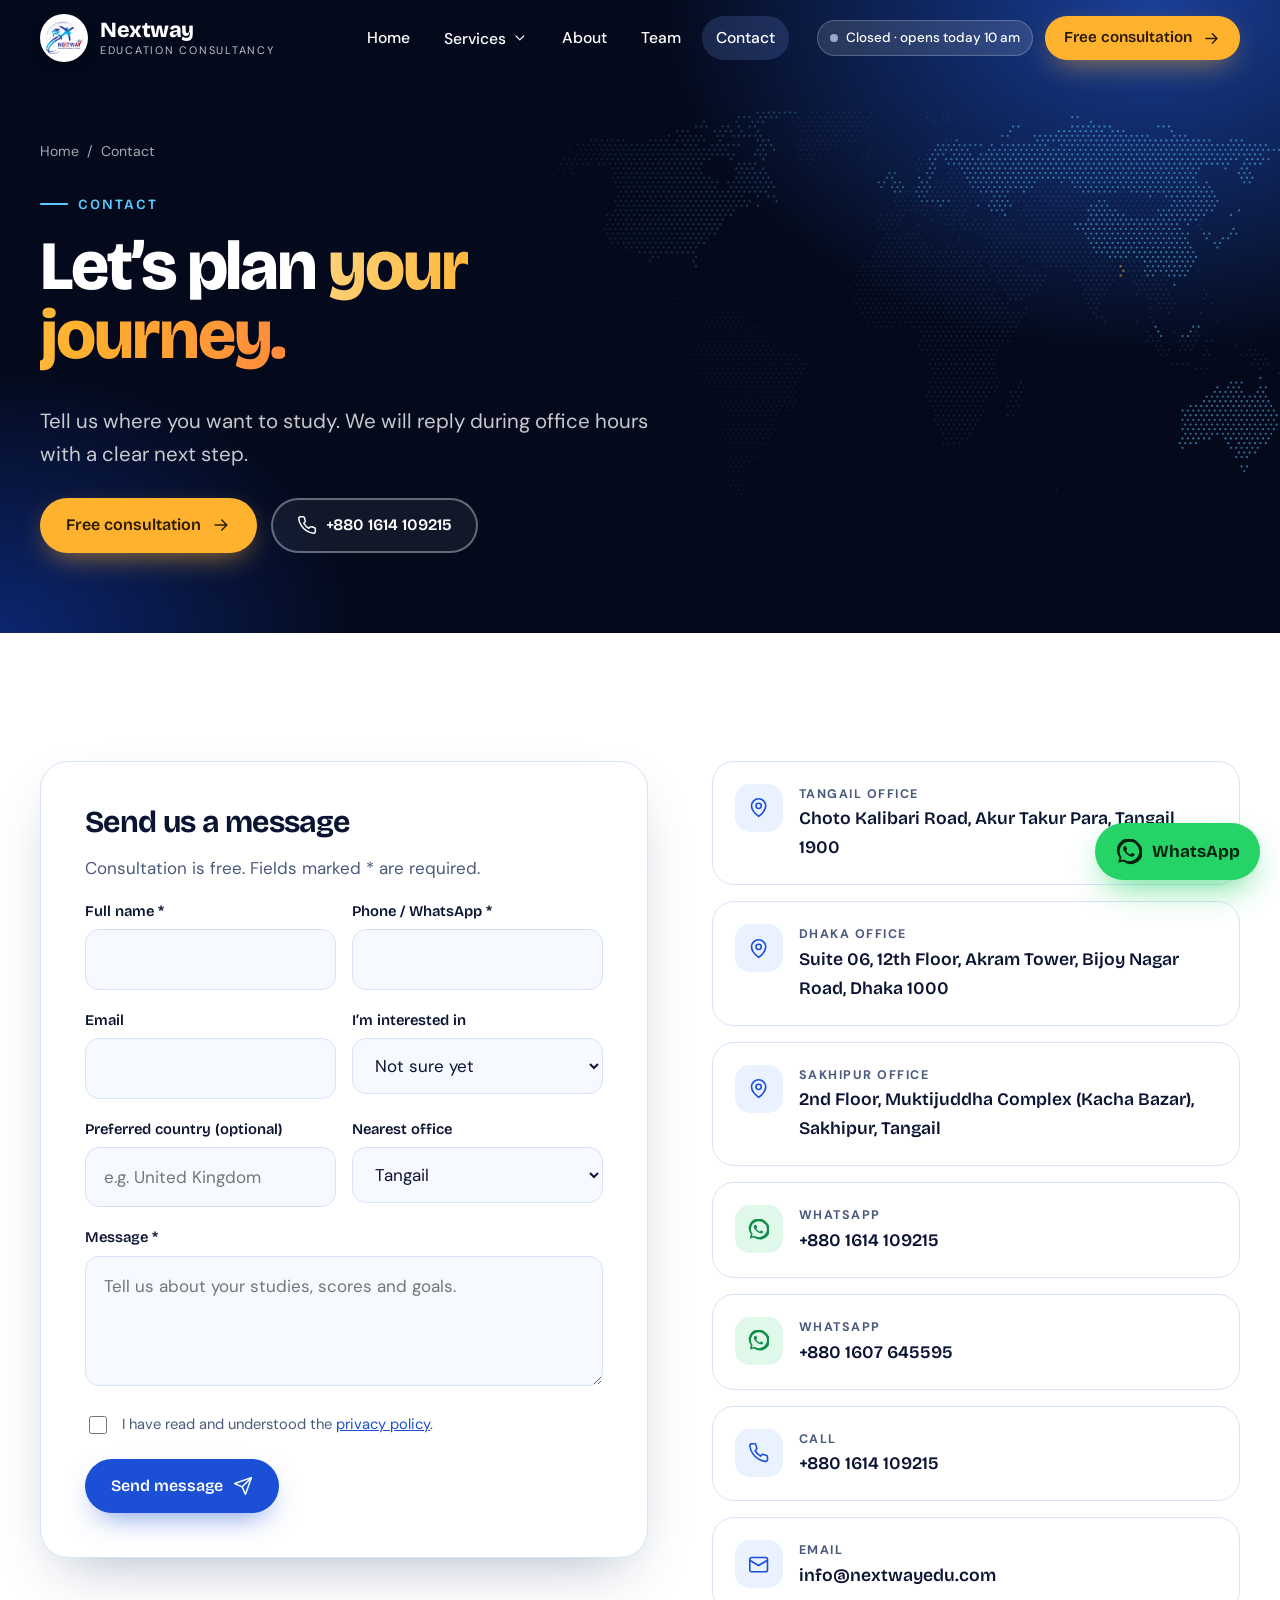
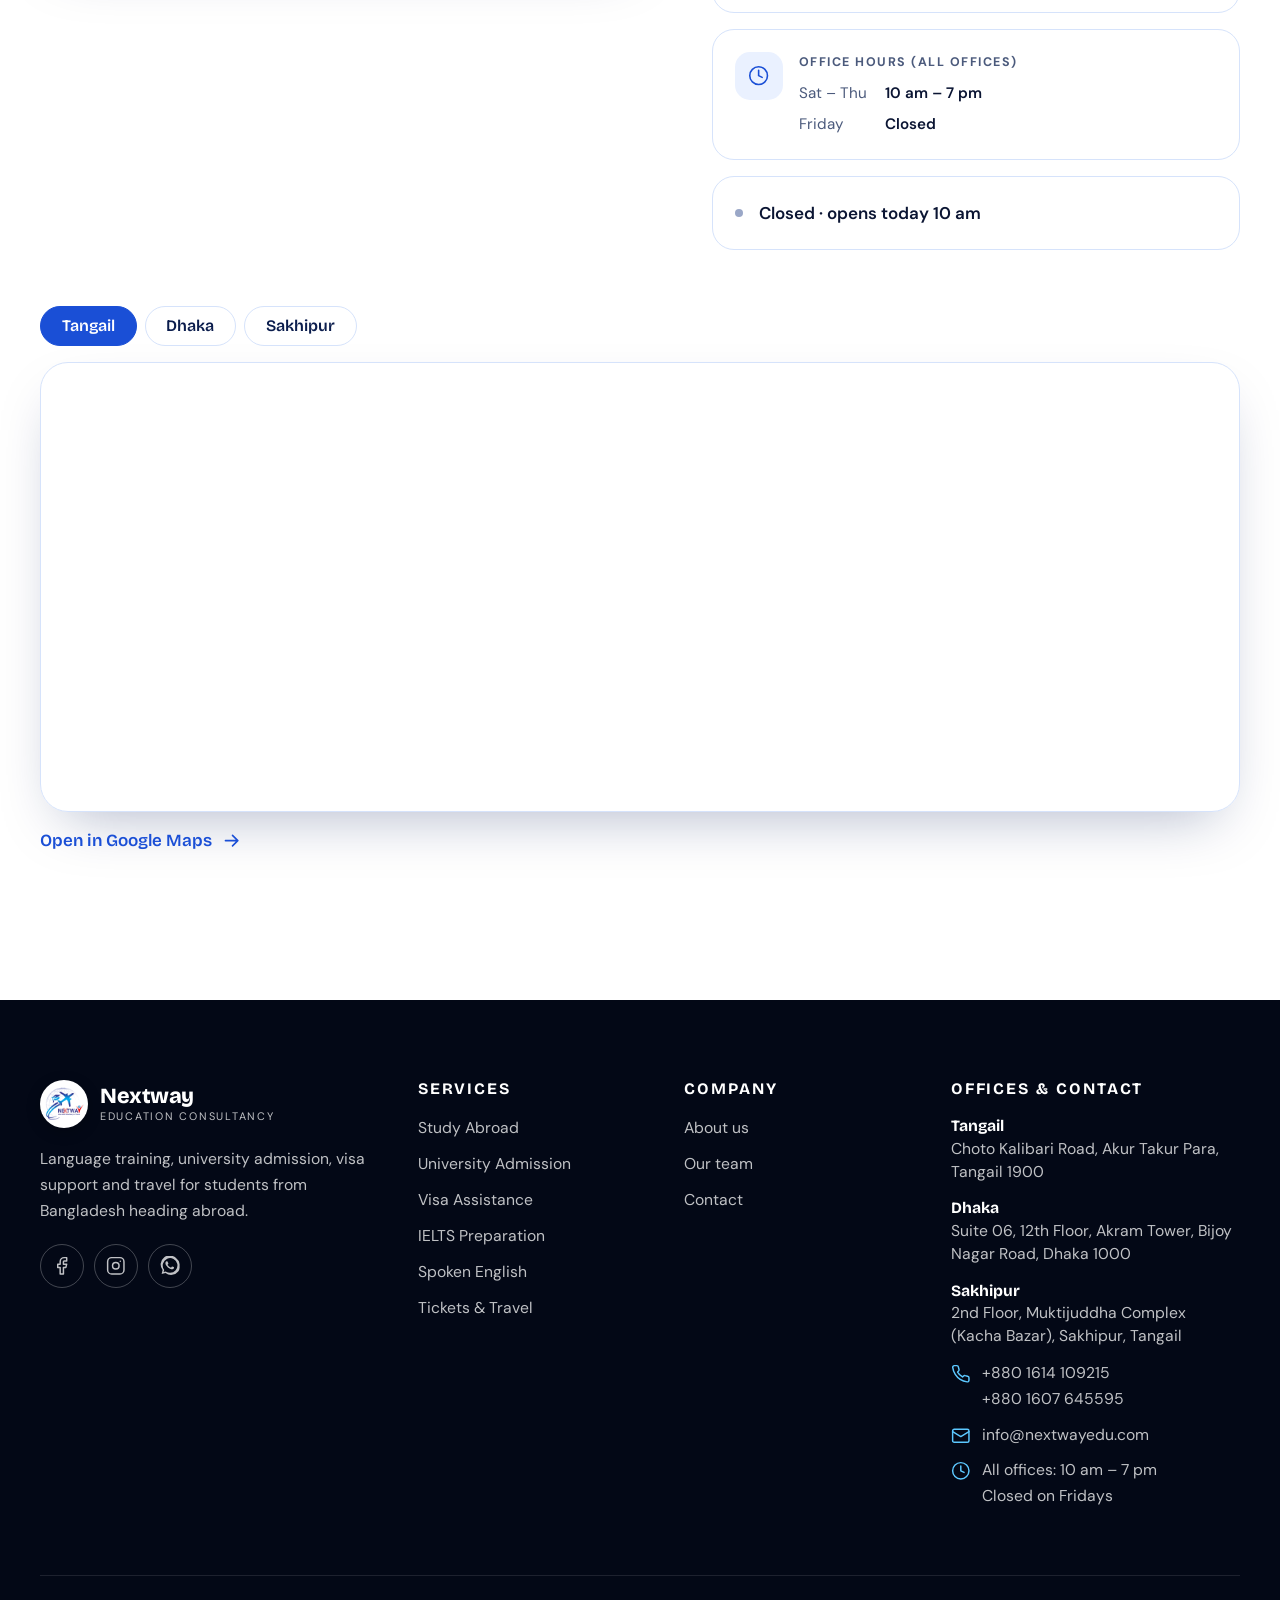
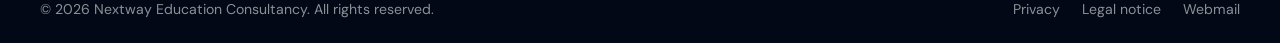
<file: contact/index.html>
<!doctype html>
<html lang="en">
<head>
<meta charset="utf-8">
<meta name="viewport" content="width=device-width, initial-scale=1">
<title>Contact Nextway | Free Consultation in Tangail &amp; Dhaka</title>
<meta name="description" content="Book a free consultation with Nextway Education Consultancy. Visit our offices in Tangail, Dhaka or Sakhipur, call +880 1614 109215 or message us on WhatsApp.">
<link rel="canonical" href="https://nextwayedu.com/contact/">
<meta name="theme-color" content="#040a1c">
<meta property="og:type" content="website"><meta property="og:site_name" content="Nextway Education Consultancy">
<meta property="og:title" content="Contact Nextway | Free Consultation in Tangail &amp; Dhaka"><meta property="og:description" content="Book a free consultation with Nextway Education Consultancy. Visit our offices in Tangail, Dhaka or Sakhipur, call +880 1614 109215 or message us on WhatsApp.">
<meta property="og:url" content="https://nextwayedu.com/contact/"><meta property="og:image" content="https://nextwayedu.com/assets/img/og.jpg"><meta property="og:locale" content="en_US">
<meta name="twitter:card" content="summary_large_image">
<link rel="icon" type="image/png" sizes="32x32" href="/assets/img/favicon-32.png">
<link rel="icon" type="image/png" sizes="64x64" href="/assets/img/favicon-64.png">
<link rel="apple-touch-icon" href="/assets/img/apple-touch-icon.png">
<link rel="preload" href="/assets/fonts/bricolage-latin.woff2" as="font" type="font/woff2" crossorigin>
<link rel="preload" href="/assets/fonts/dmsans-latin.woff2" as="font" type="font/woff2" crossorigin>
<link rel="stylesheet" href="/assets/css/style.css">


</head>
<body>
<svg width="0" height="0" style="position:absolute" aria-hidden="true"><defs><symbol id="i-arrow" viewBox="0 0 24 24" fill="none" stroke="currentColor" stroke-width="1.8" stroke-linecap="round" stroke-linejoin="round"><path d="M5 12h14M13 6l6 6-6 6"/></symbol><symbol id="i-phone" viewBox="0 0 24 24" fill="none" stroke="currentColor" stroke-width="1.8" stroke-linecap="round" stroke-linejoin="round"><path d="M22 16.9v3a2 2 0 0 1-2.2 2 19.8 19.8 0 0 1-8.6-3.1 19.5 19.5 0 0 1-6-6A19.8 19.8 0 0 1 2.1 4.2 2 2 0 0 1 4.1 2h3a2 2 0 0 1 2 1.7c.1 1 .4 1.9.7 2.8a2 2 0 0 1-.5 2.1L8.1 9.9a16 16 0 0 0 6 6l1.3-1.3a2 2 0 0 1 2.1-.4c.9.3 1.8.6 2.8.7a2 2 0 0 1 1.7 2z"/></symbol><symbol id="i-mail" viewBox="0 0 24 24" fill="none" stroke="currentColor" stroke-width="1.8" stroke-linecap="round" stroke-linejoin="round"><rect x="2" y="4" width="20" height="16" rx="2"/><path d="m22 7-10 6L2 7"/></symbol><symbol id="i-pin" viewBox="0 0 24 24" fill="none" stroke="currentColor" stroke-width="1.8" stroke-linecap="round" stroke-linejoin="round"><path d="M20 10c0 6-8 12-8 12S4 16 4 10a8 8 0 0 1 16 0z"/><circle cx="12" cy="10" r="3"/></symbol><symbol id="i-clock" viewBox="0 0 24 24" fill="none" stroke="currentColor" stroke-width="1.8" stroke-linecap="round" stroke-linejoin="round"><circle cx="12" cy="12" r="10"/><path d="M12 6v6l4 2"/></symbol><symbol id="i-check" viewBox="0 0 24 24" fill="none" stroke="currentColor" stroke-width="1.8" stroke-linecap="round" stroke-linejoin="round"><path d="M20 6 9 17l-5-5"/></symbol><symbol id="i-plane" viewBox="0 0 24 24" fill="none" stroke="currentColor" stroke-width="1.8" stroke-linecap="round" stroke-linejoin="round"><path d="M17.8 19.2 16 11l3.5-3.5C21 6 21.5 4 21 3c-1-.5-3 0-4.5 1.5L13 8 4.8 6.2c-.5-.1-.9.1-1.1.5l-.3.5c-.2.5-.1 1 .3 1.3L9 12l-2 3H4l-1 1 3 2 2 3 1-1v-3l3-2 3.5 5.3c.3.4.8.5 1.3.3l.5-.2c.4-.3.6-.7.5-1.2z"/></symbol><symbol id="i-globe" viewBox="0 0 24 24" fill="none" stroke="currentColor" stroke-width="1.8" stroke-linecap="round" stroke-linejoin="round"><circle cx="12" cy="12" r="10"/><path d="M2 12h20M12 2a15.3 15.3 0 0 1 4 10 15.3 15.3 0 0 1-4 10 15.3 15.3 0 0 1-4-10 15.3 15.3 0 0 1 4-10z"/></symbol><symbol id="i-users" viewBox="0 0 24 24" fill="none" stroke="currentColor" stroke-width="1.8" stroke-linecap="round" stroke-linejoin="round"><path d="M16 21v-2a4 4 0 0 0-4-4H6a4 4 0 0 0-4 4v2"/><circle cx="9" cy="7" r="4"/><path d="M22 21v-2a4 4 0 0 0-3-3.9M16 3.1a4 4 0 0 1 0 7.8"/></symbol><symbol id="i-shield" viewBox="0 0 24 24" fill="none" stroke="currentColor" stroke-width="1.8" stroke-linecap="round" stroke-linejoin="round"><path d="M12 22s8-4 8-10V5l-8-3-8 3v7c0 6 8 10 8 10z"/><path d="m9 12 2 2 4-4"/></symbol><symbol id="i-cap" viewBox="0 0 24 24" fill="none" stroke="currentColor" stroke-width="1.8" stroke-linecap="round" stroke-linejoin="round"><path d="M22 10 12 5 2 10l10 5 10-5z"/><path d="M6 12v5c3 3 9 3 12 0v-5"/></symbol><symbol id="i-ticket" viewBox="0 0 24 24" fill="none" stroke="currentColor" stroke-width="1.8" stroke-linecap="round" stroke-linejoin="round"><path d="M2 9a3 3 0 0 1 0 6v2a2 2 0 0 0 2 2h16a2 2 0 0 0 2-2v-2a3 3 0 0 1 0-6V7a2 2 0 0 0-2-2H4a2 2 0 0 0-2 2z"/><path d="M13 5v2M13 17v2M13 11v2"/></symbol><symbol id="i-passport" viewBox="0 0 24 24" fill="none" stroke="currentColor" stroke-width="1.8" stroke-linecap="round" stroke-linejoin="round"><path d="M14 2H6a2 2 0 0 0-2 2v16a2 2 0 0 0 2 2h12a2 2 0 0 0 2-2V8z"/><path d="M14 2v6h6M9 15l2 2 4-4"/></symbol><symbol id="i-mic" viewBox="0 0 24 24" fill="none" stroke="currentColor" stroke-width="1.8" stroke-linecap="round" stroke-linejoin="round"><rect x="9" y="2" width="6" height="12" rx="3"/><path d="M19 10v2a7 7 0 0 1-14 0v-2M12 19v3"/></symbol><symbol id="i-book" viewBox="0 0 24 24" fill="none" stroke="currentColor" stroke-width="1.8" stroke-linecap="round" stroke-linejoin="round"><path d="M4 19.5A2.5 2.5 0 0 1 6.5 17H20"/><path d="M6.5 2H20v20H6.5A2.5 2.5 0 0 1 4 19.5v-15A2.5 2.5 0 0 1 6.5 2z"/></symbol><symbol id="i-chat" viewBox="0 0 24 24" fill="none" stroke="currentColor" stroke-width="1.8" stroke-linecap="round" stroke-linejoin="round"><path d="M21 15a2 2 0 0 1-2 2H7l-4 4V5a2 2 0 0 1 2-2h14a2 2 0 0 1 2 2z"/></symbol><symbol id="i-fb" viewBox="0 0 24 24" fill="none" stroke="currentColor" stroke-width="1.8" stroke-linecap="round" stroke-linejoin="round"><path d="M18 2h-3a5 5 0 0 0-5 5v3H7v4h3v8h4v-8h3l1-4h-4V7a1 1 0 0 1 1-1h3z"/></symbol><symbol id="i-ig" viewBox="0 0 24 24" fill="none" stroke="currentColor" stroke-width="1.8" stroke-linecap="round" stroke-linejoin="round"><rect x="2" y="2" width="20" height="20" rx="5"/><circle cx="12" cy="12" r="4"/><path d="M17.5 6.5h.01"/></symbol><symbol id="i-quote" viewBox="0 0 24 24" fill="none" stroke="currentColor" stroke-width="1.8" stroke-linecap="round" stroke-linejoin="round"><path d="M10 11H6a1 1 0 0 1-1-1V7a1 1 0 0 1 1-1h3a1 1 0 0 1 1 1v8c0 2-1 4-4 5M20 11h-4a1 1 0 0 1-1-1V7a1 1 0 0 1 1-1h3a1 1 0 0 1 1 1v8c0 2-1 4-4 5"/></symbol><symbol id="i-plus" viewBox="0 0 24 24" fill="none" stroke="currentColor" stroke-width="1.8" stroke-linecap="round" stroke-linejoin="round"><path d="M12 5v14M5 12h14"/></symbol><symbol id="i-chev" viewBox="0 0 24 24" fill="none" stroke="currentColor" stroke-width="1.8" stroke-linecap="round" stroke-linejoin="round"><path d="m6 9 6 6 6-6"/></symbol><symbol id="i-menu" viewBox="0 0 24 24" fill="none" stroke="currentColor" stroke-width="1.8" stroke-linecap="round" stroke-linejoin="round"><path d="M4 7h16M4 12h16M4 17h16"/></symbol><symbol id="i-close" viewBox="0 0 24 24" fill="none" stroke="currentColor" stroke-width="1.8" stroke-linecap="round" stroke-linejoin="round"><path d="M18 6 6 18M6 6l12 12"/></symbol><symbol id="i-send" viewBox="0 0 24 24" fill="none" stroke="currentColor" stroke-width="1.8" stroke-linecap="round" stroke-linejoin="round"><path d="m22 2-7 20-4-9-9-4z"/><path d="M22 2 11 13"/></symbol><symbol id="i-wa" viewBox="0 0 24 24" fill="none" stroke="currentColor" stroke-width="1.8" stroke-linecap="round" stroke-linejoin="round"><path d="M20.5 3.5A11 11 0 0 0 3.2 17.3L2 22l4.8-1.2A11 11 0 0 0 20.5 3.5zm-8.4 17a9 9 0 0 1-4.6-1.3l-.3-.2-2.8.7.8-2.7-.2-.3a9 9 0 1 1 7.1 3.8zm5-6.7c-.3-.1-1.6-.8-1.9-.9s-.5-.1-.6.1-.7.9-.9 1.1-.3.2-.6.1a7.4 7.4 0 0 1-3.7-3.2c-.3-.5.3-.5.8-1.5.1-.2 0-.3 0-.5l-.9-2.1c-.2-.5-.5-.5-.6-.5h-.5a1 1 0 0 0-.7.3 3 3 0 0 0-.9 2.2 5.1 5.1 0 0 0 1.1 2.7 11.7 11.7 0 0 0 4.5 4c1.7.7 2.3.8 3.1.7a2.6 2.6 0 0 0 1.7-1.2 2.1 2.1 0 0 0 .1-1.2c0-.1-.2-.2-.5-.3z" fill="currentColor" stroke="none"/></symbol></defs></svg>
<a class="skip" href="#main">Skip to content</a>
<header class="site-header">
<div class="container nav">
<a class="brand" href="/" aria-label="Nextway Education Consultancy — home"><img src="/assets/img/logo.webp" alt="" width="48" height="48"><span class="brand-text"><b>Nextway</b><small>Education Consultancy</small></span></a>
<ul class="nav-links" id="nav-links">
<li><a href="/">Home</a></li>
<li class="has-sub"><button class="sub-toggle" aria-expanded="false" aria-haspopup="true">Services <svg class="icon " aria-hidden="true"><use href="#i-chev"/></svg></button>
<div class="submenu"><a href="/study-abroad/"><svg class="icon " aria-hidden="true"><use href="#i-globe"/></svg><span><b>Study Abroad</b><small>Plan your route from profile to enrolment</small></span></a><a href="/university-admission/"><svg class="icon " aria-hidden="true"><use href="#i-cap"/></svg><span><b>University Admission</b><small>Applications, SOPs and offer letters</small></span></a><a href="/visa-assistance/"><svg class="icon " aria-hidden="true"><use href="#i-passport"/></svg><span><b>Visa Assistance</b><small>Audits, filing and mock interviews</small></span></a><a href="/ielts/"><svg class="icon " aria-hidden="true"><use href="#i-book"/></svg><span><b>IELTS Preparation</b><small>Small batches and full mock tests</small></span></a><a href="/spoken-english/"><svg class="icon " aria-hidden="true"><use href="#i-mic"/></svg><span><b>Spoken English</b><small>Fluency, grammar and confidence</small></span></a><a href="/ticket-and-travel/"><svg class="icon " aria-hidden="true"><use href="#i-ticket"/></svg><span><b>Tickets & Travel</b><small>Student fares and smart routes</small></span></a></div></li>
<li><a href="/#about">About</a></li>
<li><a href="/team/">Team</a></li>
<li><a href="/contact/" aria-current="page">Contact</a></li>
<li class="nav-cta"><a class="btn btn-amber" href="/contact/">Book a free consultation <svg class="icon arrow" aria-hidden="true"><use href="#i-arrow"/></svg></a></li>
</ul>
<div class="nav-actions">
<span class="open-pill" data-status><i class="dot"></i><span class="status-text">Sat–Thu · 10 am–7 pm</span></span>
<a class="btn btn-amber btn-sm" href="/contact/">Free consultation <svg class="icon arrow" aria-hidden="true"><use href="#i-arrow"/></svg></a>
<button class="menu-btn" aria-label="Menu" aria-expanded="false" aria-controls="nav-links"><svg class="icon m" aria-hidden="true"><use href="#i-menu"/></svg><svg class="icon x" aria-hidden="true"><use href="#i-close"/></svg></button>
</div>
</div>
</header>
<main id="main">
<section class="page-hero">
<img class="ph-map" src="/assets/img/world-dots-dark.svg" alt="" aria-hidden="true">
<div class="container ph-grid">
<div>
<nav class="crumbs" aria-label="Breadcrumb"><a href="/">Home</a> / <span>Contact</span></nav>
<span class="kicker">Contact</span>
<h1>Let’s plan <span class="grad">your journey.</span></h1>
<p class="lead">Tell us where you want to study. We will reply during office hours with a clear next step.</p>
<div class="cta-row"><a class="btn btn-amber" href="/contact/">Free consultation <svg class="icon arrow" aria-hidden="true"><use href="#i-arrow"/></svg></a><a class="btn btn-ghost" href="tel:+8801614109215"><svg class="icon " aria-hidden="true"><use href="#i-phone"/></svg> <span class="d-only">+880 1614 109215</span><span class="m-only">Call us</span></a></div>
</div>

</div>
</section>
<section class="section"><div class="container contact-grid">
<div class="form-card reveal">
<h2>Send us a message</h2><p style="color:var(--muted)">Consultation is free. Fields marked * are required.</p>
<form id="contact-form" action="/contact.php" method="post" novalidate>
<div class="hp" aria-hidden="true"><label>Leave this empty<input type="text" name="website" tabindex="-1" autocomplete="off"></label></div>
<div class="two"><div class="field"><label for="f-name">Full name *</label><input id="f-name" name="name" type="text" autocomplete="name" required maxlength="100"></div>
<div class="field"><label for="f-phone">Phone / WhatsApp *</label><input id="f-phone" name="phone" type="tel" autocomplete="tel" required maxlength="30"></div></div>
<div class="two"><div class="field"><label for="f-email">Email</label><input id="f-email" name="email" type="email" autocomplete="email" maxlength="120"></div>
<div class="field"><label for="f-service">I’m interested in</label><select id="f-service" name="service"><option>Study Abroad</option><option>University Admission</option><option>Visa Assistance</option><option>IELTS Preparation</option><option>Spoken English</option><option>Tickets &amp; Travel</option><option selected>Not sure yet</option></select></div></div>
<div class="two"><div class="field"><label for="f-country">Preferred country (optional)</label><input id="f-country" name="country" type="text" maxlength="80" placeholder="e.g. United Kingdom"></div>
<div class="field"><label for="f-office">Nearest office</label><select id="f-office" name="office"><option>Tangail</option><option>Dhaka</option><option>Sakhipur</option></select></div></div>
<div class="field"><label for="f-msg">Message *</label><textarea id="f-msg" name="message" required maxlength="3000" placeholder="Tell us about your studies, scores and goals."></textarea></div>
<label class="check"><input type="checkbox" name="consent" value="1" required><span>I have read and understood the <a href="/privacy/" style="color:var(--blue-600)">privacy policy</a>.</span></label>
<button class="btn btn-blue" type="submit">Send message <svg class="icon " aria-hidden="true"><use href="#i-send"/></svg></button>
<div id="form-msg" class="form-msg" role="status" aria-live="polite"></div>
</form></div>
<div class="info-stack reveal" style="--d:1">
<a class="info" href="https://maps.app.goo.gl/vwTyAUAMtYEENq6k8" rel="noopener"><span class="ico"><svg class="icon " aria-hidden="true"><use href="#i-pin"/></svg></span><span><small>Tangail office</small><b>Choto Kalibari Road, Akur Takur Para, Tangail 1900</b></span></a>
<a class="info" href="https://maps.app.goo.gl/TQy71jqA4mWhxW3r6" rel="noopener"><span class="ico"><svg class="icon " aria-hidden="true"><use href="#i-pin"/></svg></span><span><small>Dhaka office</small><b>Suite 06, 12th Floor, Akram Tower, Bijoy Nagar Road, Dhaka 1000</b></span></a>
<a class="info" href="https://maps.app.goo.gl/2W5rz34oygCHsrJ46" rel="noopener"><span class="ico"><svg class="icon " aria-hidden="true"><use href="#i-pin"/></svg></span><span><small>Sakhipur office</small><b>2nd Floor, Muktijuddha Complex (Kacha Bazar), Sakhipur, Tangail</b></span></a>
<a class="info wa" href="https://wa.me/8801614109215?text=Hello%20Nextway%2C%20I%20would%20like%20a%20free%20consultation." rel="noopener"><span class="ico"><svg class="icon fill" aria-hidden="true"><use href="#i-wa"/></svg></span><span><small>WhatsApp</small><b>+880 1614 109215</b></span></a>
<a class="info wa" href="https://wa.me/8801607645595?text=Hello%20Nextway%2C%20I%20would%20like%20a%20free%20consultation." rel="noopener"><span class="ico"><svg class="icon fill" aria-hidden="true"><use href="#i-wa"/></svg></span><span><small>WhatsApp</small><b>+880 1607 645595</b></span></a>
<a class="info" href="tel:+8801614109215"><span class="ico"><svg class="icon " aria-hidden="true"><use href="#i-phone"/></svg></span><span><small>Call</small><b>+880 1614 109215</b></span></a>
<a class="info" href="mailto:info@nextwayedu.com"><span class="ico"><svg class="icon " aria-hidden="true"><use href="#i-mail"/></svg></span><span><small>Email</small><b>info@nextwayedu.com</b></span></a>
<div class="info"><span class="ico"><svg class="icon " aria-hidden="true"><use href="#i-clock"/></svg></span><span><small>Office hours (all offices)</small><dl class="hours"><dt>Sat – Thu</dt><dd>10 am – 7 pm</dd><dt>Friday</dt><dd>Closed</dd></dl></span></div>
<div class="info" data-status style="align-items:center"><i class="dot"></i><span class="status-text" style="font-weight:600"></span></div>
</div>
</div>
<div class="container"><div class="map-tabs" role="tablist" aria-label="Choose an office"><button type="button" role="tab" aria-selected="true" class="on" data-src="https://www.google.com/maps?q=24.2555678,89.9189092&amp;z=16&amp;output=embed" data-maps="https://maps.app.goo.gl/vwTyAUAMtYEENq6k8">Tangail</button><button type="button" role="tab" aria-selected="false" class="" data-src="https://www.google.com/maps?q=23.734011,90.409876&amp;z=16&amp;output=embed" data-maps="https://maps.app.goo.gl/TQy71jqA4mWhxW3r6">Dhaka</button><button type="button" role="tab" aria-selected="false" class="" data-src="https://www.google.com/maps?q=24.3206335,90.1780987&amp;z=16&amp;output=embed" data-maps="https://maps.app.goo.gl/2W5rz34oygCHsrJ46">Sakhipur</button></div>
<div class="map-wrap reveal"><iframe id="office-map" title="Nextway office on Google Maps" src="https://www.google.com/maps?q=24.2555678,89.9189092&z=16&output=embed" loading="lazy" referrerpolicy="no-referrer-when-downgrade" allowfullscreen></iframe></div>
<p style="margin-top:14px"><a class="link-arrow" id="map-link" href="https://maps.app.goo.gl/vwTyAUAMtYEENq6k8" rel="noopener">Open in Google Maps <svg class="icon " aria-hidden="true"><use href="#i-arrow"/></svg></a></p></div>
</section>
</main>
<footer class="site-footer">
<div class="container foot-grid">
<div class="foot-brand">
<a class="brand" href="/"><img src="/assets/img/logo.webp" alt="" width="48" height="48" loading="lazy"><span class="brand-text"><b>Nextway</b><small>Education Consultancy</small></span></a>
<p class="foot-about">Language training, university admission, visa support and travel for students from Bangladesh heading abroad.</p>
<div class="socials"><a href="https://www.facebook.com/nextway2021/" rel="noopener" aria-label="Nextway on Facebook"><svg class="icon " aria-hidden="true"><use href="#i-fb"/></svg></a><a href="https://www.instagram.com/nextwayeducationconsultancy/" rel="noopener" aria-label="Nextway on Instagram"><svg class="icon " aria-hidden="true"><use href="#i-ig"/></svg></a><a href="https://wa.me/8801614109215" rel="noopener" aria-label="Nextway on WhatsApp"><svg class="icon fill" aria-hidden="true"><use href="#i-wa"/></svg></a></div>
</div>
<div><h4>Services</h4><ul><li><a href="/study-abroad/">Study Abroad</a></li><li><a href="/university-admission/">University Admission</a></li><li><a href="/visa-assistance/">Visa Assistance</a></li><li><a href="/ielts/">IELTS Preparation</a></li><li><a href="/spoken-english/">Spoken English</a></li><li><a href="/ticket-and-travel/">Tickets & Travel</a></li></ul></div>
<div><h4>Company</h4><ul><li><a href="/#about">About us</a></li><li><a href="/team/">Our team</a></li><li><a href="/contact/">Contact</a></li></ul></div>
<div><h4>Offices &amp; contact</h4><ul class="foot-contact">
<li><details class="foot-offices" open><summary><svg class="icon " aria-hidden="true"><use href="#i-pin"/></svg><span class="so">Our offices</span><svg class="icon chev" aria-hidden="true"><use href="#i-chev"/></svg></summary><div class="offs"><a href="https://maps.app.goo.gl/vwTyAUAMtYEENq6k8" rel="noopener"><b>Tangail</b>Choto Kalibari Road, Akur Takur Para, Tangail 1900</a><a href="https://maps.app.goo.gl/TQy71jqA4mWhxW3r6" rel="noopener"><b>Dhaka</b>Suite 06, 12th Floor, Akram Tower, Bijoy Nagar Road, Dhaka 1000</a><a href="https://maps.app.goo.gl/2W5rz34oygCHsrJ46" rel="noopener"><b>Sakhipur</b>2nd Floor, Muktijuddha Complex (Kacha Bazar), Sakhipur, Tangail</a></div></details></li>
<li><svg class="icon " aria-hidden="true"><use href="#i-phone"/></svg><span><a href="tel:+8801614109215">+880 1614 109215</a><br><a href="tel:+8801607645595">+880 1607 645595</a></span></li>
<li><svg class="icon " aria-hidden="true"><use href="#i-mail"/></svg><a href="mailto:info@nextwayedu.com">info@nextwayedu.com</a></li>
<li><svg class="icon " aria-hidden="true"><use href="#i-clock"/></svg><span>All offices: 10 am – 7 pm<br>Closed on Fridays</span></li>
</ul></div>
</div>
<div class="container foot-bar"><span>© <span data-year>2026</span> Nextway Education Consultancy. All rights reserved.</span><ul><li><a href="/privacy/">Privacy</a></li><li><a href="/legal-notice/">Legal notice</a></li><li><a href="https://server707.web-hosting.com:2096/" rel="noopener">Webmail</a></li></ul></div>
</footer>
<a class="wa-float" href="https://wa.me/8801614109215?text=Hello%20Nextway%2C%20I%20would%20like%20a%20free%20consultation." rel="noopener" aria-label="Chat with Nextway on WhatsApp"><svg class="icon fill" aria-hidden="true"><use href="#i-wa"/></svg><span>WhatsApp</span></a>
<script src="/assets/js/main.js" defer></script>
</body>
</html>
</file>
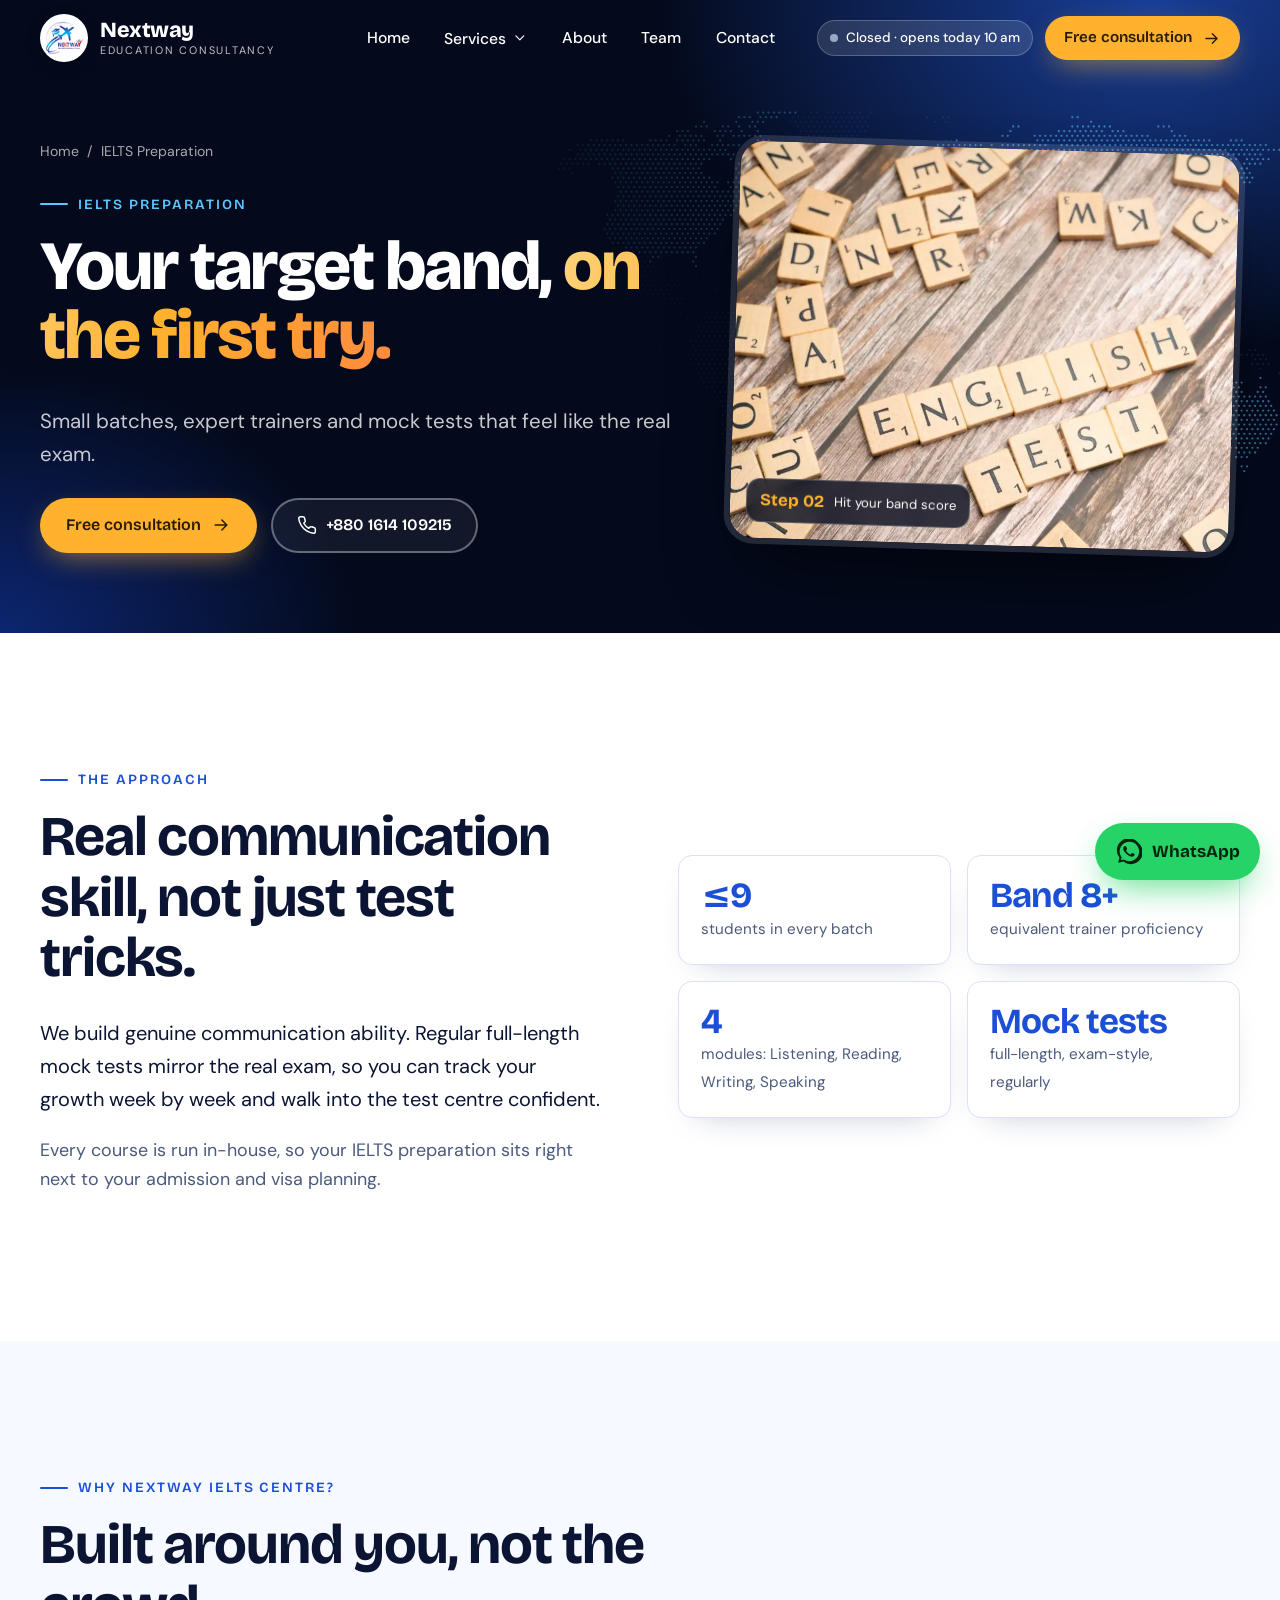
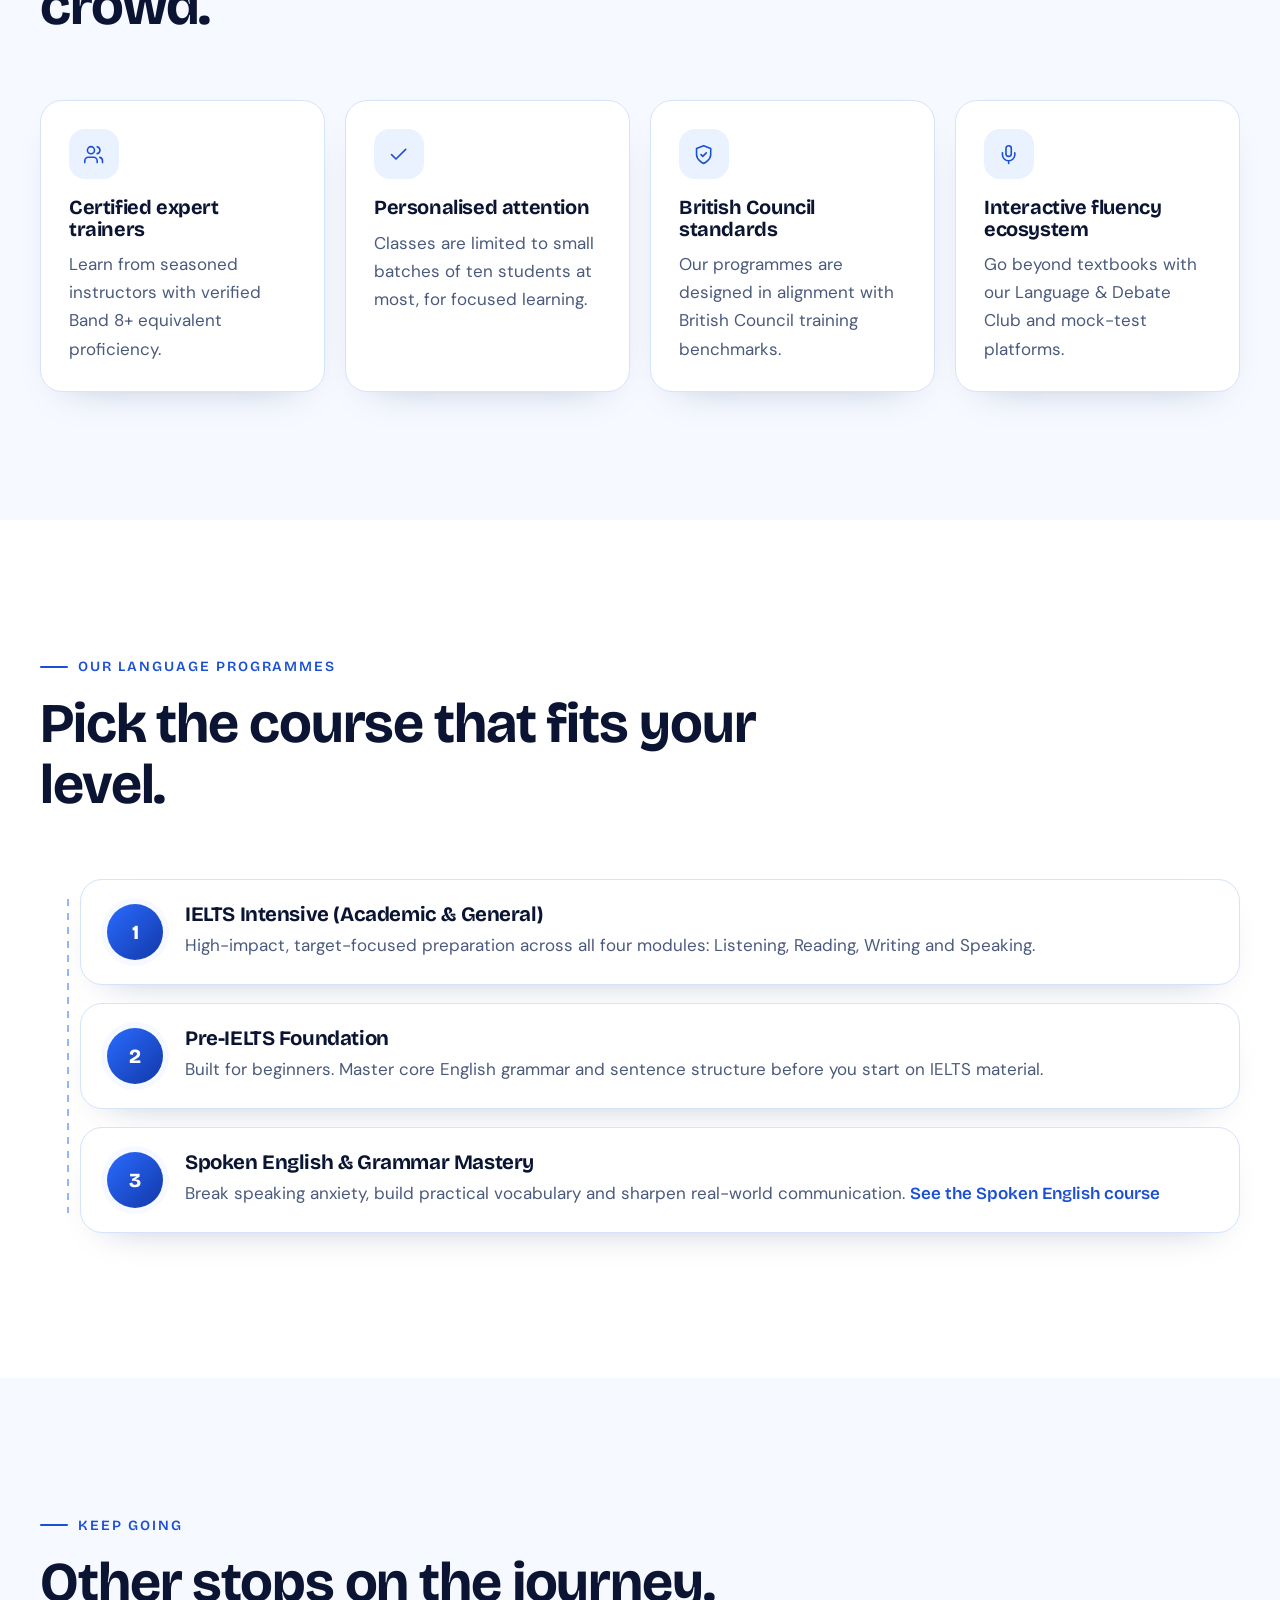
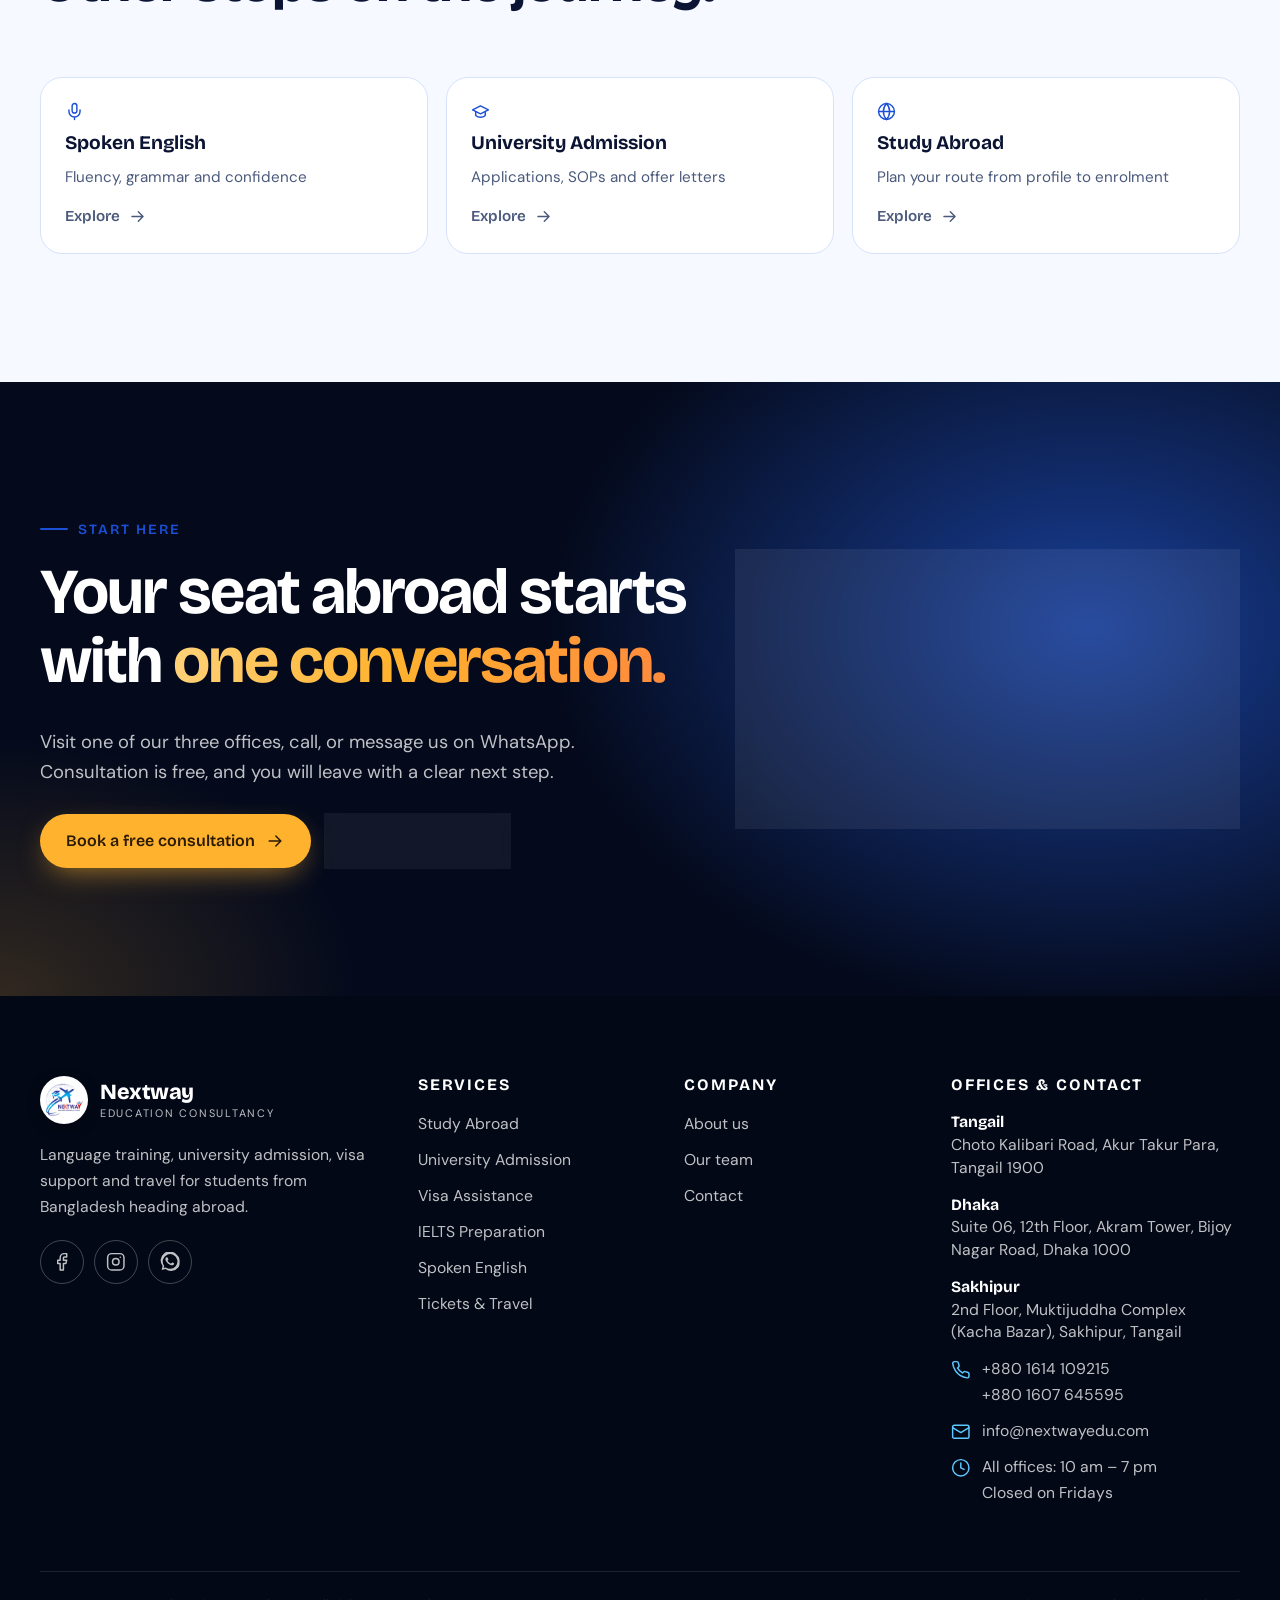
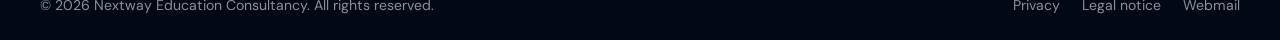
<file: ielts/index.html>
<!doctype html>
<html lang="en">
<head>
<meta charset="utf-8">
<meta name="viewport" content="width=device-width, initial-scale=1">
<title>IELTS Coaching in Tangail &amp; Dhaka | Nextway Education Consultancy</title>
<meta name="description" content="IELTS preparation in Tangail with small batches (max 10), Band 8+ equivalent trainers and full-length mock tests. Academic and General IELTS, plus Pre-IELTS foundation.">
<link rel="canonical" href="https://nextwayedu.com/ielts/">
<meta name="theme-color" content="#040a1c">
<meta property="og:type" content="website"><meta property="og:site_name" content="Nextway Education Consultancy">
<meta property="og:title" content="IELTS Coaching in Tangail &amp; Dhaka | Nextway Education Consultancy"><meta property="og:description" content="IELTS preparation in Tangail with small batches (max 10), Band 8+ equivalent trainers and full-length mock tests. Academic and General IELTS, plus Pre-IELTS foundation.">
<meta property="og:url" content="https://nextwayedu.com/ielts/"><meta property="og:image" content="https://nextwayedu.com/assets/img/og.jpg"><meta property="og:locale" content="en_US">
<meta name="twitter:card" content="summary_large_image">
<link rel="icon" type="image/png" sizes="32x32" href="/assets/img/favicon-32.png">
<link rel="icon" type="image/png" sizes="64x64" href="/assets/img/favicon-64.png">
<link rel="apple-touch-icon" href="/assets/img/apple-touch-icon.png">
<link rel="preload" href="/assets/fonts/bricolage-latin.woff2" as="font" type="font/woff2" crossorigin>
<link rel="preload" href="/assets/fonts/dmsans-latin.woff2" as="font" type="font/woff2" crossorigin>
<link rel="stylesheet" href="/assets/css/style.css">


</head>
<body>
<svg width="0" height="0" style="position:absolute" aria-hidden="true"><defs><symbol id="i-arrow" viewBox="0 0 24 24" fill="none" stroke="currentColor" stroke-width="1.8" stroke-linecap="round" stroke-linejoin="round"><path d="M5 12h14M13 6l6 6-6 6"/></symbol><symbol id="i-phone" viewBox="0 0 24 24" fill="none" stroke="currentColor" stroke-width="1.8" stroke-linecap="round" stroke-linejoin="round"><path d="M22 16.9v3a2 2 0 0 1-2.2 2 19.8 19.8 0 0 1-8.6-3.1 19.5 19.5 0 0 1-6-6A19.8 19.8 0 0 1 2.1 4.2 2 2 0 0 1 4.1 2h3a2 2 0 0 1 2 1.7c.1 1 .4 1.9.7 2.8a2 2 0 0 1-.5 2.1L8.1 9.9a16 16 0 0 0 6 6l1.3-1.3a2 2 0 0 1 2.1-.4c.9.3 1.8.6 2.8.7a2 2 0 0 1 1.7 2z"/></symbol><symbol id="i-mail" viewBox="0 0 24 24" fill="none" stroke="currentColor" stroke-width="1.8" stroke-linecap="round" stroke-linejoin="round"><rect x="2" y="4" width="20" height="16" rx="2"/><path d="m22 7-10 6L2 7"/></symbol><symbol id="i-pin" viewBox="0 0 24 24" fill="none" stroke="currentColor" stroke-width="1.8" stroke-linecap="round" stroke-linejoin="round"><path d="M20 10c0 6-8 12-8 12S4 16 4 10a8 8 0 0 1 16 0z"/><circle cx="12" cy="10" r="3"/></symbol><symbol id="i-clock" viewBox="0 0 24 24" fill="none" stroke="currentColor" stroke-width="1.8" stroke-linecap="round" stroke-linejoin="round"><circle cx="12" cy="12" r="10"/><path d="M12 6v6l4 2"/></symbol><symbol id="i-check" viewBox="0 0 24 24" fill="none" stroke="currentColor" stroke-width="1.8" stroke-linecap="round" stroke-linejoin="round"><path d="M20 6 9 17l-5-5"/></symbol><symbol id="i-plane" viewBox="0 0 24 24" fill="none" stroke="currentColor" stroke-width="1.8" stroke-linecap="round" stroke-linejoin="round"><path d="M17.8 19.2 16 11l3.5-3.5C21 6 21.5 4 21 3c-1-.5-3 0-4.5 1.5L13 8 4.8 6.2c-.5-.1-.9.1-1.1.5l-.3.5c-.2.5-.1 1 .3 1.3L9 12l-2 3H4l-1 1 3 2 2 3 1-1v-3l3-2 3.5 5.3c.3.4.8.5 1.3.3l.5-.2c.4-.3.6-.7.5-1.2z"/></symbol><symbol id="i-globe" viewBox="0 0 24 24" fill="none" stroke="currentColor" stroke-width="1.8" stroke-linecap="round" stroke-linejoin="round"><circle cx="12" cy="12" r="10"/><path d="M2 12h20M12 2a15.3 15.3 0 0 1 4 10 15.3 15.3 0 0 1-4 10 15.3 15.3 0 0 1-4-10 15.3 15.3 0 0 1 4-10z"/></symbol><symbol id="i-users" viewBox="0 0 24 24" fill="none" stroke="currentColor" stroke-width="1.8" stroke-linecap="round" stroke-linejoin="round"><path d="M16 21v-2a4 4 0 0 0-4-4H6a4 4 0 0 0-4 4v2"/><circle cx="9" cy="7" r="4"/><path d="M22 21v-2a4 4 0 0 0-3-3.9M16 3.1a4 4 0 0 1 0 7.8"/></symbol><symbol id="i-shield" viewBox="0 0 24 24" fill="none" stroke="currentColor" stroke-width="1.8" stroke-linecap="round" stroke-linejoin="round"><path d="M12 22s8-4 8-10V5l-8-3-8 3v7c0 6 8 10 8 10z"/><path d="m9 12 2 2 4-4"/></symbol><symbol id="i-cap" viewBox="0 0 24 24" fill="none" stroke="currentColor" stroke-width="1.8" stroke-linecap="round" stroke-linejoin="round"><path d="M22 10 12 5 2 10l10 5 10-5z"/><path d="M6 12v5c3 3 9 3 12 0v-5"/></symbol><symbol id="i-ticket" viewBox="0 0 24 24" fill="none" stroke="currentColor" stroke-width="1.8" stroke-linecap="round" stroke-linejoin="round"><path d="M2 9a3 3 0 0 1 0 6v2a2 2 0 0 0 2 2h16a2 2 0 0 0 2-2v-2a3 3 0 0 1 0-6V7a2 2 0 0 0-2-2H4a2 2 0 0 0-2 2z"/><path d="M13 5v2M13 17v2M13 11v2"/></symbol><symbol id="i-passport" viewBox="0 0 24 24" fill="none" stroke="currentColor" stroke-width="1.8" stroke-linecap="round" stroke-linejoin="round"><path d="M14 2H6a2 2 0 0 0-2 2v16a2 2 0 0 0 2 2h12a2 2 0 0 0 2-2V8z"/><path d="M14 2v6h6M9 15l2 2 4-4"/></symbol><symbol id="i-mic" viewBox="0 0 24 24" fill="none" stroke="currentColor" stroke-width="1.8" stroke-linecap="round" stroke-linejoin="round"><rect x="9" y="2" width="6" height="12" rx="3"/><path d="M19 10v2a7 7 0 0 1-14 0v-2M12 19v3"/></symbol><symbol id="i-book" viewBox="0 0 24 24" fill="none" stroke="currentColor" stroke-width="1.8" stroke-linecap="round" stroke-linejoin="round"><path d="M4 19.5A2.5 2.5 0 0 1 6.5 17H20"/><path d="M6.5 2H20v20H6.5A2.5 2.5 0 0 1 4 19.5v-15A2.5 2.5 0 0 1 6.5 2z"/></symbol><symbol id="i-chat" viewBox="0 0 24 24" fill="none" stroke="currentColor" stroke-width="1.8" stroke-linecap="round" stroke-linejoin="round"><path d="M21 15a2 2 0 0 1-2 2H7l-4 4V5a2 2 0 0 1 2-2h14a2 2 0 0 1 2 2z"/></symbol><symbol id="i-fb" viewBox="0 0 24 24" fill="none" stroke="currentColor" stroke-width="1.8" stroke-linecap="round" stroke-linejoin="round"><path d="M18 2h-3a5 5 0 0 0-5 5v3H7v4h3v8h4v-8h3l1-4h-4V7a1 1 0 0 1 1-1h3z"/></symbol><symbol id="i-ig" viewBox="0 0 24 24" fill="none" stroke="currentColor" stroke-width="1.8" stroke-linecap="round" stroke-linejoin="round"><rect x="2" y="2" width="20" height="20" rx="5"/><circle cx="12" cy="12" r="4"/><path d="M17.5 6.5h.01"/></symbol><symbol id="i-quote" viewBox="0 0 24 24" fill="none" stroke="currentColor" stroke-width="1.8" stroke-linecap="round" stroke-linejoin="round"><path d="M10 11H6a1 1 0 0 1-1-1V7a1 1 0 0 1 1-1h3a1 1 0 0 1 1 1v8c0 2-1 4-4 5M20 11h-4a1 1 0 0 1-1-1V7a1 1 0 0 1 1-1h3a1 1 0 0 1 1 1v8c0 2-1 4-4 5"/></symbol><symbol id="i-plus" viewBox="0 0 24 24" fill="none" stroke="currentColor" stroke-width="1.8" stroke-linecap="round" stroke-linejoin="round"><path d="M12 5v14M5 12h14"/></symbol><symbol id="i-chev" viewBox="0 0 24 24" fill="none" stroke="currentColor" stroke-width="1.8" stroke-linecap="round" stroke-linejoin="round"><path d="m6 9 6 6 6-6"/></symbol><symbol id="i-menu" viewBox="0 0 24 24" fill="none" stroke="currentColor" stroke-width="1.8" stroke-linecap="round" stroke-linejoin="round"><path d="M4 7h16M4 12h16M4 17h16"/></symbol><symbol id="i-close" viewBox="0 0 24 24" fill="none" stroke="currentColor" stroke-width="1.8" stroke-linecap="round" stroke-linejoin="round"><path d="M18 6 6 18M6 6l12 12"/></symbol><symbol id="i-send" viewBox="0 0 24 24" fill="none" stroke="currentColor" stroke-width="1.8" stroke-linecap="round" stroke-linejoin="round"><path d="m22 2-7 20-4-9-9-4z"/><path d="M22 2 11 13"/></symbol><symbol id="i-wa" viewBox="0 0 24 24" fill="none" stroke="currentColor" stroke-width="1.8" stroke-linecap="round" stroke-linejoin="round"><path d="M20.5 3.5A11 11 0 0 0 3.2 17.3L2 22l4.8-1.2A11 11 0 0 0 20.5 3.5zm-8.4 17a9 9 0 0 1-4.6-1.3l-.3-.2-2.8.7.8-2.7-.2-.3a9 9 0 1 1 7.1 3.8zm5-6.7c-.3-.1-1.6-.8-1.9-.9s-.5-.1-.6.1-.7.9-.9 1.1-.3.2-.6.1a7.4 7.4 0 0 1-3.7-3.2c-.3-.5.3-.5.8-1.5.1-.2 0-.3 0-.5l-.9-2.1c-.2-.5-.5-.5-.6-.5h-.5a1 1 0 0 0-.7.3 3 3 0 0 0-.9 2.2 5.1 5.1 0 0 0 1.1 2.7 11.7 11.7 0 0 0 4.5 4c1.7.7 2.3.8 3.1.7a2.6 2.6 0 0 0 1.7-1.2 2.1 2.1 0 0 0 .1-1.2c0-.1-.2-.2-.5-.3z" fill="currentColor" stroke="none"/></symbol></defs></svg>
<a class="skip" href="#main">Skip to content</a>
<header class="site-header">
<div class="container nav">
<a class="brand" href="/" aria-label="Nextway Education Consultancy — home"><img src="/assets/img/logo.webp" alt="" width="48" height="48"><span class="brand-text"><b>Nextway</b><small>Education Consultancy</small></span></a>
<ul class="nav-links" id="nav-links">
<li><a href="/">Home</a></li>
<li class="has-sub"><button class="sub-toggle" aria-expanded="false" aria-haspopup="true">Services <svg class="icon " aria-hidden="true"><use href="#i-chev"/></svg></button>
<div class="submenu"><a href="/study-abroad/"><svg class="icon " aria-hidden="true"><use href="#i-globe"/></svg><span><b>Study Abroad</b><small>Plan your route from profile to enrolment</small></span></a><a href="/university-admission/"><svg class="icon " aria-hidden="true"><use href="#i-cap"/></svg><span><b>University Admission</b><small>Applications, SOPs and offer letters</small></span></a><a href="/visa-assistance/"><svg class="icon " aria-hidden="true"><use href="#i-passport"/></svg><span><b>Visa Assistance</b><small>Audits, filing and mock interviews</small></span></a><a href="/ielts/" aria-current="page"><svg class="icon " aria-hidden="true"><use href="#i-book"/></svg><span><b>IELTS Preparation</b><small>Small batches and full mock tests</small></span></a><a href="/spoken-english/"><svg class="icon " aria-hidden="true"><use href="#i-mic"/></svg><span><b>Spoken English</b><small>Fluency, grammar and confidence</small></span></a><a href="/ticket-and-travel/"><svg class="icon " aria-hidden="true"><use href="#i-ticket"/></svg><span><b>Tickets & Travel</b><small>Student fares and smart routes</small></span></a></div></li>
<li><a href="/#about">About</a></li>
<li><a href="/team/">Team</a></li>
<li><a href="/contact/">Contact</a></li>
<li class="nav-cta"><a class="btn btn-amber" href="/contact/">Book a free consultation <svg class="icon arrow" aria-hidden="true"><use href="#i-arrow"/></svg></a></li>
</ul>
<div class="nav-actions">
<span class="open-pill" data-status><i class="dot"></i><span class="status-text">Sat–Thu · 10 am–7 pm</span></span>
<a class="btn btn-amber btn-sm" href="/contact/">Free consultation <svg class="icon arrow" aria-hidden="true"><use href="#i-arrow"/></svg></a>
<button class="menu-btn" aria-label="Menu" aria-expanded="false" aria-controls="nav-links"><svg class="icon m" aria-hidden="true"><use href="#i-menu"/></svg><svg class="icon x" aria-hidden="true"><use href="#i-close"/></svg></button>
</div>
</div>
</header>
<main id="main">
<section class="page-hero">
<img class="ph-map" src="/assets/img/world-dots-dark.svg" alt="" aria-hidden="true">
<div class="container ph-grid">
<div>
<nav class="crumbs" aria-label="Breadcrumb"><a href="/">Home</a> / <span>IELTS Preparation</span></nav>
<span class="kicker">IELTS Preparation</span>
<h1>Your target band, <span class="grad">on the first try.</span></h1>
<p class="lead">Small batches, expert trainers and mock tests that feel like the real exam.</p>
<div class="cta-row"><a class="btn btn-amber" href="/contact/">Free consultation <svg class="icon arrow" aria-hidden="true"><use href="#i-arrow"/></svg></a><a class="btn btn-ghost" href="tel:+8801614109215"><svg class="icon " aria-hidden="true"><use href="#i-phone"/></svg> <span class="d-only">+880 1614 109215</span><span class="m-only">Call us</span></a></div>
</div>
<div class="ph-photo"><img src="/assets/img/english.webp" alt="Wooden letter tiles spelling English test" width="1400" height="933" fetchpriority="high"><div class="stamp"><b>Step 02</b><span>Hit your band score</span></div></div>
</div>
</section><section class="section"><div class="container split">
<div class="prose reveal"><span class="kicker">The approach</span><h2 class="h2">Real communication skill, not just test tricks.</h2>
<p>We build genuine communication ability. Regular full-length mock tests mirror the real exam, so you can track your growth week by week and walk into the test centre confident.</p>
<p>Every course is run in-house, so your IELTS preparation sits right next to your admission and visa planning.</p></div>
<div class="stat-row reveal" style="--d:1;grid-template-columns:1fr 1fr">
<div class="stat"><b data-count="10" data-prefix="≤">≤10</b><span>students in every batch</span></div>
<div class="stat"><b>Band 8+</b><span>equivalent trainer proficiency</span></div>
<div class="stat"><b>4</b><span>modules: Listening, Reading, Writing, Speaking</span></div>
<div class="stat"><b>Mock tests</b><span>full-length, exam-style, regularly</span></div>
</div></div></section>
<section class="section bg-ice"><div class="container"><div class="sec-head reveal"><span class="kicker">Why Nextway IELTS Centre?</span><h2 class="h2">Built around you, not the crowd.</h2></div>
<div class="cards"><article class="card reveal" style="--d:0"><div class="ico"><svg class="icon " aria-hidden="true"><use href="#i-users"/></svg></div><h3>Certified expert trainers</h3><p>Learn from seasoned instructors with verified Band 8+ equivalent proficiency.</p></article><article class="card reveal" style="--d:1"><div class="ico"><svg class="icon " aria-hidden="true"><use href="#i-check"/></svg></div><h3>Personalised attention</h3><p>Classes are limited to small batches of ten students at most, for focused learning.</p></article><article class="card reveal" style="--d:2"><div class="ico"><svg class="icon " aria-hidden="true"><use href="#i-shield"/></svg></div><h3>British Council standards</h3><p>Our programmes are designed in alignment with British Council training benchmarks.</p></article><article class="card reveal" style="--d:3"><div class="ico"><svg class="icon " aria-hidden="true"><use href="#i-mic"/></svg></div><h3>Interactive fluency ecosystem</h3><p>Go beyond textbooks with our Language & Debate Club and mock-test platforms.</p></article></div>
</div></section>
<section class="section"><div class="container"><div class="sec-head reveal"><span class="kicker">Our language programmes</span><h2 class="h2">Pick the course that fits your level.</h2></div>
<ol class="timeline"><li class="step reveal" style="--d:0"><span class="n">1</span><div><h3>IELTS Intensive (Academic & General)</h3><p>High-impact, target-focused preparation across all four modules: Listening, Reading, Writing and Speaking.</p></div></li><li class="step reveal" style="--d:1"><span class="n">2</span><div><h3>Pre-IELTS Foundation</h3><p>Built for beginners. Master core English grammar and sentence structure before you start on IELTS material.</p></div></li><li class="step reveal" style="--d:2"><span class="n">3</span><div><h3>Spoken English & Grammar Mastery</h3><p>Break speaking anxiety, build practical vocabulary and sharpen real-world communication. <a class="link-arrow" href="/spoken-english/">See the Spoken English course</a></p></div></li></ol>
</div></section>
<section class="section bg-ice"><div class="container"><div class="sec-head"><span class="kicker">Keep going</span><h2 class="h2">Other stops on the journey.</h2></div><div class="related"><a href="/spoken-english/" class="reveal"><span class="ico" style="color:var(--blue-600)"><svg class="icon " aria-hidden="true"><use href="#i-mic"/></svg></span><b>Spoken English</b><span>Fluency, grammar and confidence</span><span class="link-arrow">Explore <svg class="icon " aria-hidden="true"><use href="#i-arrow"/></svg></span></a><a href="/university-admission/" class="reveal"><span class="ico" style="color:var(--blue-600)"><svg class="icon " aria-hidden="true"><use href="#i-cap"/></svg></span><b>University Admission</b><span>Applications, SOPs and offer letters</span><span class="link-arrow">Explore <svg class="icon " aria-hidden="true"><use href="#i-arrow"/></svg></span></a><a href="/study-abroad/" class="reveal"><span class="ico" style="color:var(--blue-600)"><svg class="icon " aria-hidden="true"><use href="#i-globe"/></svg></span><b>Study Abroad</b><span>Plan your route from profile to enrolment</span><span class="link-arrow">Explore <svg class="icon " aria-hidden="true"><use href="#i-arrow"/></svg></span></a></div></div></section><section class="section cta" aria-labelledby="cta-h">
<div class="container cta-inner">
<div class="reveal">
<span class="kicker">Start here</span>
<h2 id="cta-h">Your seat abroad starts with <span class="grad">one conversation.</span></h2>
<p>Visit one of our three offices, call, or message us on WhatsApp. Consultation is free, and you will leave with a clear next step.</p>
<div class="cta-row" style="justify-content:flex-start"><a class="btn btn-amber" href="/contact/">Book a free consultation <svg class="icon arrow" aria-hidden="true"><use href="#i-arrow"/></svg></a><a class="btn btn-ghost" href="https://wa.me/8801614109215?text=Hello%20Nextway%2C%20I%20would%20like%20a%20free%20consultation." rel="noopener"><svg class="icon fill" aria-hidden="true"><use href="#i-wa"/></svg> WhatsApp us</a></div>
</div>
<ul class="cta-card reveal" style="--d:2">
<li><svg class="icon " aria-hidden="true"><use href="#i-phone"/></svg><span><small>Call</small><a href="tel:+8801614109215"><b>+880 1614 109215</b></a></span></li>
<li><svg class="icon " aria-hidden="true"><use href="#i-pin"/></svg><span><small>Visit</small><a href="/contact/"><b>Tangail · Dhaka · Sakhipur</b></a></span></li>
<li><svg class="icon " aria-hidden="true"><use href="#i-clock"/></svg><span><small>Open</small><b>10 am – 7 pm, every day except Friday</b></span></li>
</ul>
</div>
</section>
</main>
<footer class="site-footer">
<div class="container foot-grid">
<div class="foot-brand">
<a class="brand" href="/"><img src="/assets/img/logo.webp" alt="" width="48" height="48" loading="lazy"><span class="brand-text"><b>Nextway</b><small>Education Consultancy</small></span></a>
<p class="foot-about">Language training, university admission, visa support and travel for students from Bangladesh heading abroad.</p>
<div class="socials"><a href="https://www.facebook.com/nextway2021/" rel="noopener" aria-label="Nextway on Facebook"><svg class="icon " aria-hidden="true"><use href="#i-fb"/></svg></a><a href="https://www.instagram.com/nextwayeducationconsultancy/" rel="noopener" aria-label="Nextway on Instagram"><svg class="icon " aria-hidden="true"><use href="#i-ig"/></svg></a><a href="https://wa.me/8801614109215" rel="noopener" aria-label="Nextway on WhatsApp"><svg class="icon fill" aria-hidden="true"><use href="#i-wa"/></svg></a></div>
</div>
<div><h4>Services</h4><ul><li><a href="/study-abroad/">Study Abroad</a></li><li><a href="/university-admission/">University Admission</a></li><li><a href="/visa-assistance/">Visa Assistance</a></li><li><a href="/ielts/">IELTS Preparation</a></li><li><a href="/spoken-english/">Spoken English</a></li><li><a href="/ticket-and-travel/">Tickets & Travel</a></li></ul></div>
<div><h4>Company</h4><ul><li><a href="/#about">About us</a></li><li><a href="/team/">Our team</a></li><li><a href="/contact/">Contact</a></li></ul></div>
<div><h4>Offices &amp; contact</h4><ul class="foot-contact">
<li><details class="foot-offices" open><summary><svg class="icon " aria-hidden="true"><use href="#i-pin"/></svg><span class="so">Our offices</span><svg class="icon chev" aria-hidden="true"><use href="#i-chev"/></svg></summary><div class="offs"><a href="https://maps.app.goo.gl/vwTyAUAMtYEENq6k8" rel="noopener"><b>Tangail</b>Choto Kalibari Road, Akur Takur Para, Tangail 1900</a><a href="https://maps.app.goo.gl/TQy71jqA4mWhxW3r6" rel="noopener"><b>Dhaka</b>Suite 06, 12th Floor, Akram Tower, Bijoy Nagar Road, Dhaka 1000</a><a href="https://maps.app.goo.gl/2W5rz34oygCHsrJ46" rel="noopener"><b>Sakhipur</b>2nd Floor, Muktijuddha Complex (Kacha Bazar), Sakhipur, Tangail</a></div></details></li>
<li><svg class="icon " aria-hidden="true"><use href="#i-phone"/></svg><span><a href="tel:+8801614109215">+880 1614 109215</a><br><a href="tel:+8801607645595">+880 1607 645595</a></span></li>
<li><svg class="icon " aria-hidden="true"><use href="#i-mail"/></svg><a href="mailto:info@nextwayedu.com">info@nextwayedu.com</a></li>
<li><svg class="icon " aria-hidden="true"><use href="#i-clock"/></svg><span>All offices: 10 am – 7 pm<br>Closed on Fridays</span></li>
</ul></div>
</div>
<div class="container foot-bar"><span>© <span data-year>2026</span> Nextway Education Consultancy. All rights reserved.</span><ul><li><a href="/privacy/">Privacy</a></li><li><a href="/legal-notice/">Legal notice</a></li><li><a href="https://server707.web-hosting.com:2096/" rel="noopener">Webmail</a></li></ul></div>
</footer>
<a class="wa-float" href="https://wa.me/8801614109215?text=Hello%20Nextway%2C%20I%20would%20like%20a%20free%20consultation." rel="noopener" aria-label="Chat with Nextway on WhatsApp"><svg class="icon fill" aria-hidden="true"><use href="#i-wa"/></svg><span>WhatsApp</span></a>
<script src="/assets/js/main.js" defer></script>
</body>
</html>
</file>
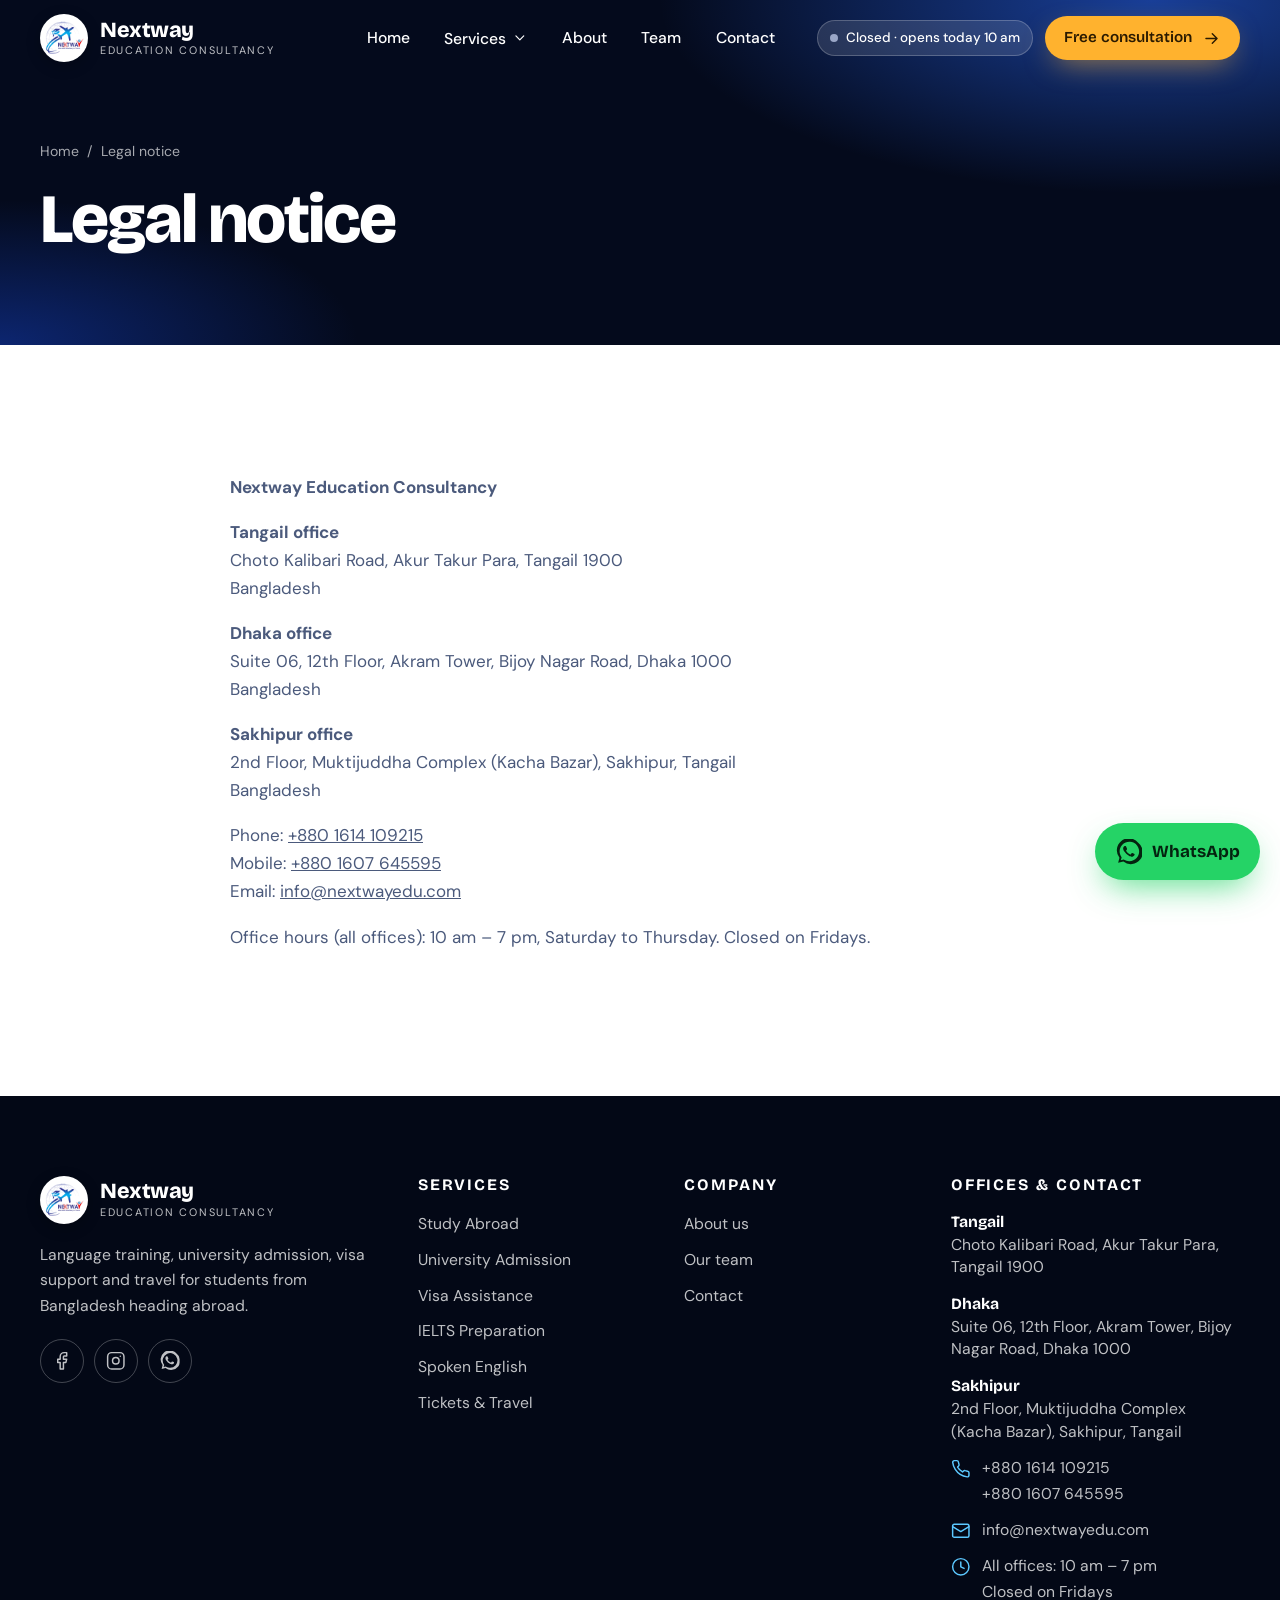
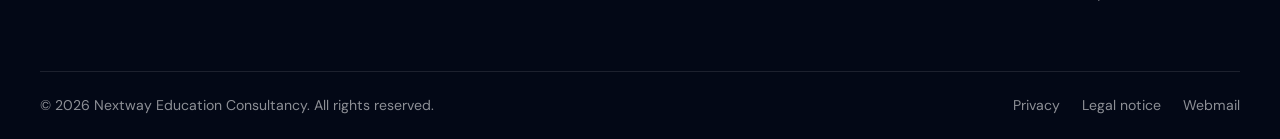
<file: legal-notice/index.html>
<!doctype html>
<html lang="en">
<head>
<meta charset="utf-8">
<meta name="viewport" content="width=device-width, initial-scale=1">
<title>Legal Notice | Nextway Education Consultancy</title>
<meta name="description" content="Legal notice and contact details for Nextway Education Consultancy, Tangail, Bangladesh.">
<link rel="canonical" href="https://nextwayedu.com/legal-notice/">
<meta name="theme-color" content="#040a1c">
<meta property="og:type" content="website"><meta property="og:site_name" content="Nextway Education Consultancy">
<meta property="og:title" content="Legal Notice | Nextway Education Consultancy"><meta property="og:description" content="Legal notice and contact details for Nextway Education Consultancy, Tangail, Bangladesh.">
<meta property="og:url" content="https://nextwayedu.com/legal-notice/"><meta property="og:image" content="https://nextwayedu.com/assets/img/og.jpg"><meta property="og:locale" content="en_US">
<meta name="twitter:card" content="summary_large_image">
<link rel="icon" type="image/png" sizes="32x32" href="/assets/img/favicon-32.png">
<link rel="icon" type="image/png" sizes="64x64" href="/assets/img/favicon-64.png">
<link rel="apple-touch-icon" href="/assets/img/apple-touch-icon.png">
<link rel="preload" href="/assets/fonts/bricolage-latin.woff2" as="font" type="font/woff2" crossorigin>
<link rel="preload" href="/assets/fonts/dmsans-latin.woff2" as="font" type="font/woff2" crossorigin>
<link rel="stylesheet" href="/assets/css/style.css">


</head>
<body>
<svg width="0" height="0" style="position:absolute" aria-hidden="true"><defs><symbol id="i-arrow" viewBox="0 0 24 24" fill="none" stroke="currentColor" stroke-width="1.8" stroke-linecap="round" stroke-linejoin="round"><path d="M5 12h14M13 6l6 6-6 6"/></symbol><symbol id="i-phone" viewBox="0 0 24 24" fill="none" stroke="currentColor" stroke-width="1.8" stroke-linecap="round" stroke-linejoin="round"><path d="M22 16.9v3a2 2 0 0 1-2.2 2 19.8 19.8 0 0 1-8.6-3.1 19.5 19.5 0 0 1-6-6A19.8 19.8 0 0 1 2.1 4.2 2 2 0 0 1 4.1 2h3a2 2 0 0 1 2 1.7c.1 1 .4 1.9.7 2.8a2 2 0 0 1-.5 2.1L8.1 9.9a16 16 0 0 0 6 6l1.3-1.3a2 2 0 0 1 2.1-.4c.9.3 1.8.6 2.8.7a2 2 0 0 1 1.7 2z"/></symbol><symbol id="i-mail" viewBox="0 0 24 24" fill="none" stroke="currentColor" stroke-width="1.8" stroke-linecap="round" stroke-linejoin="round"><rect x="2" y="4" width="20" height="16" rx="2"/><path d="m22 7-10 6L2 7"/></symbol><symbol id="i-pin" viewBox="0 0 24 24" fill="none" stroke="currentColor" stroke-width="1.8" stroke-linecap="round" stroke-linejoin="round"><path d="M20 10c0 6-8 12-8 12S4 16 4 10a8 8 0 0 1 16 0z"/><circle cx="12" cy="10" r="3"/></symbol><symbol id="i-clock" viewBox="0 0 24 24" fill="none" stroke="currentColor" stroke-width="1.8" stroke-linecap="round" stroke-linejoin="round"><circle cx="12" cy="12" r="10"/><path d="M12 6v6l4 2"/></symbol><symbol id="i-check" viewBox="0 0 24 24" fill="none" stroke="currentColor" stroke-width="1.8" stroke-linecap="round" stroke-linejoin="round"><path d="M20 6 9 17l-5-5"/></symbol><symbol id="i-plane" viewBox="0 0 24 24" fill="none" stroke="currentColor" stroke-width="1.8" stroke-linecap="round" stroke-linejoin="round"><path d="M17.8 19.2 16 11l3.5-3.5C21 6 21.5 4 21 3c-1-.5-3 0-4.5 1.5L13 8 4.8 6.2c-.5-.1-.9.1-1.1.5l-.3.5c-.2.5-.1 1 .3 1.3L9 12l-2 3H4l-1 1 3 2 2 3 1-1v-3l3-2 3.5 5.3c.3.4.8.5 1.3.3l.5-.2c.4-.3.6-.7.5-1.2z"/></symbol><symbol id="i-globe" viewBox="0 0 24 24" fill="none" stroke="currentColor" stroke-width="1.8" stroke-linecap="round" stroke-linejoin="round"><circle cx="12" cy="12" r="10"/><path d="M2 12h20M12 2a15.3 15.3 0 0 1 4 10 15.3 15.3 0 0 1-4 10 15.3 15.3 0 0 1-4-10 15.3 15.3 0 0 1 4-10z"/></symbol><symbol id="i-users" viewBox="0 0 24 24" fill="none" stroke="currentColor" stroke-width="1.8" stroke-linecap="round" stroke-linejoin="round"><path d="M16 21v-2a4 4 0 0 0-4-4H6a4 4 0 0 0-4 4v2"/><circle cx="9" cy="7" r="4"/><path d="M22 21v-2a4 4 0 0 0-3-3.9M16 3.1a4 4 0 0 1 0 7.8"/></symbol><symbol id="i-shield" viewBox="0 0 24 24" fill="none" stroke="currentColor" stroke-width="1.8" stroke-linecap="round" stroke-linejoin="round"><path d="M12 22s8-4 8-10V5l-8-3-8 3v7c0 6 8 10 8 10z"/><path d="m9 12 2 2 4-4"/></symbol><symbol id="i-cap" viewBox="0 0 24 24" fill="none" stroke="currentColor" stroke-width="1.8" stroke-linecap="round" stroke-linejoin="round"><path d="M22 10 12 5 2 10l10 5 10-5z"/><path d="M6 12v5c3 3 9 3 12 0v-5"/></symbol><symbol id="i-ticket" viewBox="0 0 24 24" fill="none" stroke="currentColor" stroke-width="1.8" stroke-linecap="round" stroke-linejoin="round"><path d="M2 9a3 3 0 0 1 0 6v2a2 2 0 0 0 2 2h16a2 2 0 0 0 2-2v-2a3 3 0 0 1 0-6V7a2 2 0 0 0-2-2H4a2 2 0 0 0-2 2z"/><path d="M13 5v2M13 17v2M13 11v2"/></symbol><symbol id="i-passport" viewBox="0 0 24 24" fill="none" stroke="currentColor" stroke-width="1.8" stroke-linecap="round" stroke-linejoin="round"><path d="M14 2H6a2 2 0 0 0-2 2v16a2 2 0 0 0 2 2h12a2 2 0 0 0 2-2V8z"/><path d="M14 2v6h6M9 15l2 2 4-4"/></symbol><symbol id="i-mic" viewBox="0 0 24 24" fill="none" stroke="currentColor" stroke-width="1.8" stroke-linecap="round" stroke-linejoin="round"><rect x="9" y="2" width="6" height="12" rx="3"/><path d="M19 10v2a7 7 0 0 1-14 0v-2M12 19v3"/></symbol><symbol id="i-book" viewBox="0 0 24 24" fill="none" stroke="currentColor" stroke-width="1.8" stroke-linecap="round" stroke-linejoin="round"><path d="M4 19.5A2.5 2.5 0 0 1 6.5 17H20"/><path d="M6.5 2H20v20H6.5A2.5 2.5 0 0 1 4 19.5v-15A2.5 2.5 0 0 1 6.5 2z"/></symbol><symbol id="i-chat" viewBox="0 0 24 24" fill="none" stroke="currentColor" stroke-width="1.8" stroke-linecap="round" stroke-linejoin="round"><path d="M21 15a2 2 0 0 1-2 2H7l-4 4V5a2 2 0 0 1 2-2h14a2 2 0 0 1 2 2z"/></symbol><symbol id="i-fb" viewBox="0 0 24 24" fill="none" stroke="currentColor" stroke-width="1.8" stroke-linecap="round" stroke-linejoin="round"><path d="M18 2h-3a5 5 0 0 0-5 5v3H7v4h3v8h4v-8h3l1-4h-4V7a1 1 0 0 1 1-1h3z"/></symbol><symbol id="i-ig" viewBox="0 0 24 24" fill="none" stroke="currentColor" stroke-width="1.8" stroke-linecap="round" stroke-linejoin="round"><rect x="2" y="2" width="20" height="20" rx="5"/><circle cx="12" cy="12" r="4"/><path d="M17.5 6.5h.01"/></symbol><symbol id="i-quote" viewBox="0 0 24 24" fill="none" stroke="currentColor" stroke-width="1.8" stroke-linecap="round" stroke-linejoin="round"><path d="M10 11H6a1 1 0 0 1-1-1V7a1 1 0 0 1 1-1h3a1 1 0 0 1 1 1v8c0 2-1 4-4 5M20 11h-4a1 1 0 0 1-1-1V7a1 1 0 0 1 1-1h3a1 1 0 0 1 1 1v8c0 2-1 4-4 5"/></symbol><symbol id="i-plus" viewBox="0 0 24 24" fill="none" stroke="currentColor" stroke-width="1.8" stroke-linecap="round" stroke-linejoin="round"><path d="M12 5v14M5 12h14"/></symbol><symbol id="i-chev" viewBox="0 0 24 24" fill="none" stroke="currentColor" stroke-width="1.8" stroke-linecap="round" stroke-linejoin="round"><path d="m6 9 6 6 6-6"/></symbol><symbol id="i-menu" viewBox="0 0 24 24" fill="none" stroke="currentColor" stroke-width="1.8" stroke-linecap="round" stroke-linejoin="round"><path d="M4 7h16M4 12h16M4 17h16"/></symbol><symbol id="i-close" viewBox="0 0 24 24" fill="none" stroke="currentColor" stroke-width="1.8" stroke-linecap="round" stroke-linejoin="round"><path d="M18 6 6 18M6 6l12 12"/></symbol><symbol id="i-send" viewBox="0 0 24 24" fill="none" stroke="currentColor" stroke-width="1.8" stroke-linecap="round" stroke-linejoin="round"><path d="m22 2-7 20-4-9-9-4z"/><path d="M22 2 11 13"/></symbol><symbol id="i-wa" viewBox="0 0 24 24" fill="none" stroke="currentColor" stroke-width="1.8" stroke-linecap="round" stroke-linejoin="round"><path d="M20.5 3.5A11 11 0 0 0 3.2 17.3L2 22l4.8-1.2A11 11 0 0 0 20.5 3.5zm-8.4 17a9 9 0 0 1-4.6-1.3l-.3-.2-2.8.7.8-2.7-.2-.3a9 9 0 1 1 7.1 3.8zm5-6.7c-.3-.1-1.6-.8-1.9-.9s-.5-.1-.6.1-.7.9-.9 1.1-.3.2-.6.1a7.4 7.4 0 0 1-3.7-3.2c-.3-.5.3-.5.8-1.5.1-.2 0-.3 0-.5l-.9-2.1c-.2-.5-.5-.5-.6-.5h-.5a1 1 0 0 0-.7.3 3 3 0 0 0-.9 2.2 5.1 5.1 0 0 0 1.1 2.7 11.7 11.7 0 0 0 4.5 4c1.7.7 2.3.8 3.1.7a2.6 2.6 0 0 0 1.7-1.2 2.1 2.1 0 0 0 .1-1.2c0-.1-.2-.2-.5-.3z" fill="currentColor" stroke="none"/></symbol></defs></svg>
<a class="skip" href="#main">Skip to content</a>
<header class="site-header">
<div class="container nav">
<a class="brand" href="/" aria-label="Nextway Education Consultancy — home"><img src="/assets/img/logo.webp" alt="" width="48" height="48"><span class="brand-text"><b>Nextway</b><small>Education Consultancy</small></span></a>
<ul class="nav-links" id="nav-links">
<li><a href="/">Home</a></li>
<li class="has-sub"><button class="sub-toggle" aria-expanded="false" aria-haspopup="true">Services <svg class="icon " aria-hidden="true"><use href="#i-chev"/></svg></button>
<div class="submenu"><a href="/study-abroad/"><svg class="icon " aria-hidden="true"><use href="#i-globe"/></svg><span><b>Study Abroad</b><small>Plan your route from profile to enrolment</small></span></a><a href="/university-admission/"><svg class="icon " aria-hidden="true"><use href="#i-cap"/></svg><span><b>University Admission</b><small>Applications, SOPs and offer letters</small></span></a><a href="/visa-assistance/"><svg class="icon " aria-hidden="true"><use href="#i-passport"/></svg><span><b>Visa Assistance</b><small>Audits, filing and mock interviews</small></span></a><a href="/ielts/"><svg class="icon " aria-hidden="true"><use href="#i-book"/></svg><span><b>IELTS Preparation</b><small>Small batches and full mock tests</small></span></a><a href="/spoken-english/"><svg class="icon " aria-hidden="true"><use href="#i-mic"/></svg><span><b>Spoken English</b><small>Fluency, grammar and confidence</small></span></a><a href="/ticket-and-travel/"><svg class="icon " aria-hidden="true"><use href="#i-ticket"/></svg><span><b>Tickets & Travel</b><small>Student fares and smart routes</small></span></a></div></li>
<li><a href="/#about">About</a></li>
<li><a href="/team/">Team</a></li>
<li><a href="/contact/">Contact</a></li>
<li class="nav-cta"><a class="btn btn-amber" href="/contact/">Book a free consultation <svg class="icon arrow" aria-hidden="true"><use href="#i-arrow"/></svg></a></li>
</ul>
<div class="nav-actions">
<span class="open-pill" data-status><i class="dot"></i><span class="status-text">Sat–Thu · 10 am–7 pm</span></span>
<a class="btn btn-amber btn-sm" href="/contact/">Free consultation <svg class="icon arrow" aria-hidden="true"><use href="#i-arrow"/></svg></a>
<button class="menu-btn" aria-label="Menu" aria-expanded="false" aria-controls="nav-links"><svg class="icon m" aria-hidden="true"><use href="#i-menu"/></svg><svg class="icon x" aria-hidden="true"><use href="#i-close"/></svg></button>
</div>
</div>
</header>
<main id="main">
<section class="page-hero" style="padding-bottom:56px"><div class="container"><nav class="crumbs" aria-label="Breadcrumb"><a href="/">Home</a> / <span>Legal notice</span></nav><h1>Legal notice</h1></div></section>
<section class="section"><div class="container legal">
<p><b>Nextway Education Consultancy</b></p><p><b>Tangail office</b><br>Choto Kalibari Road, Akur Takur Para, Tangail 1900<br>Bangladesh</p><p><b>Dhaka office</b><br>Suite 06, 12th Floor, Akram Tower, Bijoy Nagar Road, Dhaka 1000<br>Bangladesh</p><p><b>Sakhipur office</b><br>2nd Floor, Muktijuddha Complex (Kacha Bazar), Sakhipur, Tangail<br>Bangladesh</p>
<p>Phone: <a href="tel:+8801614109215">+880 1614 109215</a><br>Mobile: <a href="tel:+8801607645595">+880 1607 645595</a><br>Email: <a href="mailto:info@nextwayedu.com">info@nextwayedu.com</a></p>
<p>Office hours (all offices): 10 am – 7 pm, Saturday to Thursday. Closed on Fridays.</p>
</div></section>
</main>
<footer class="site-footer">
<div class="container foot-grid">
<div class="foot-brand">
<a class="brand" href="/"><img src="/assets/img/logo.webp" alt="" width="48" height="48" loading="lazy"><span class="brand-text"><b>Nextway</b><small>Education Consultancy</small></span></a>
<p class="foot-about">Language training, university admission, visa support and travel for students from Bangladesh heading abroad.</p>
<div class="socials"><a href="https://www.facebook.com/nextway2021/" rel="noopener" aria-label="Nextway on Facebook"><svg class="icon " aria-hidden="true"><use href="#i-fb"/></svg></a><a href="https://www.instagram.com/nextwayeducationconsultancy/" rel="noopener" aria-label="Nextway on Instagram"><svg class="icon " aria-hidden="true"><use href="#i-ig"/></svg></a><a href="https://wa.me/8801614109215" rel="noopener" aria-label="Nextway on WhatsApp"><svg class="icon fill" aria-hidden="true"><use href="#i-wa"/></svg></a></div>
</div>
<div><h4>Services</h4><ul><li><a href="/study-abroad/">Study Abroad</a></li><li><a href="/university-admission/">University Admission</a></li><li><a href="/visa-assistance/">Visa Assistance</a></li><li><a href="/ielts/">IELTS Preparation</a></li><li><a href="/spoken-english/">Spoken English</a></li><li><a href="/ticket-and-travel/">Tickets & Travel</a></li></ul></div>
<div><h4>Company</h4><ul><li><a href="/#about">About us</a></li><li><a href="/team/">Our team</a></li><li><a href="/contact/">Contact</a></li></ul></div>
<div><h4>Offices &amp; contact</h4><ul class="foot-contact">
<li><details class="foot-offices" open><summary><svg class="icon " aria-hidden="true"><use href="#i-pin"/></svg><span class="so">Our offices</span><svg class="icon chev" aria-hidden="true"><use href="#i-chev"/></svg></summary><div class="offs"><a href="https://maps.app.goo.gl/vwTyAUAMtYEENq6k8" rel="noopener"><b>Tangail</b>Choto Kalibari Road, Akur Takur Para, Tangail 1900</a><a href="https://maps.app.goo.gl/TQy71jqA4mWhxW3r6" rel="noopener"><b>Dhaka</b>Suite 06, 12th Floor, Akram Tower, Bijoy Nagar Road, Dhaka 1000</a><a href="https://maps.app.goo.gl/2W5rz34oygCHsrJ46" rel="noopener"><b>Sakhipur</b>2nd Floor, Muktijuddha Complex (Kacha Bazar), Sakhipur, Tangail</a></div></details></li>
<li><svg class="icon " aria-hidden="true"><use href="#i-phone"/></svg><span><a href="tel:+8801614109215">+880 1614 109215</a><br><a href="tel:+8801607645595">+880 1607 645595</a></span></li>
<li><svg class="icon " aria-hidden="true"><use href="#i-mail"/></svg><a href="mailto:info@nextwayedu.com">info@nextwayedu.com</a></li>
<li><svg class="icon " aria-hidden="true"><use href="#i-clock"/></svg><span>All offices: 10 am – 7 pm<br>Closed on Fridays</span></li>
</ul></div>
</div>
<div class="container foot-bar"><span>© <span data-year>2026</span> Nextway Education Consultancy. All rights reserved.</span><ul><li><a href="/privacy/">Privacy</a></li><li><a href="/legal-notice/">Legal notice</a></li><li><a href="https://server707.web-hosting.com:2096/" rel="noopener">Webmail</a></li></ul></div>
</footer>
<a class="wa-float" href="https://wa.me/8801614109215?text=Hello%20Nextway%2C%20I%20would%20like%20a%20free%20consultation." rel="noopener" aria-label="Chat with Nextway on WhatsApp"><svg class="icon fill" aria-hidden="true"><use href="#i-wa"/></svg><span>WhatsApp</span></a>
<script src="/assets/js/main.js" defer></script>
</body>
</html>
</file>
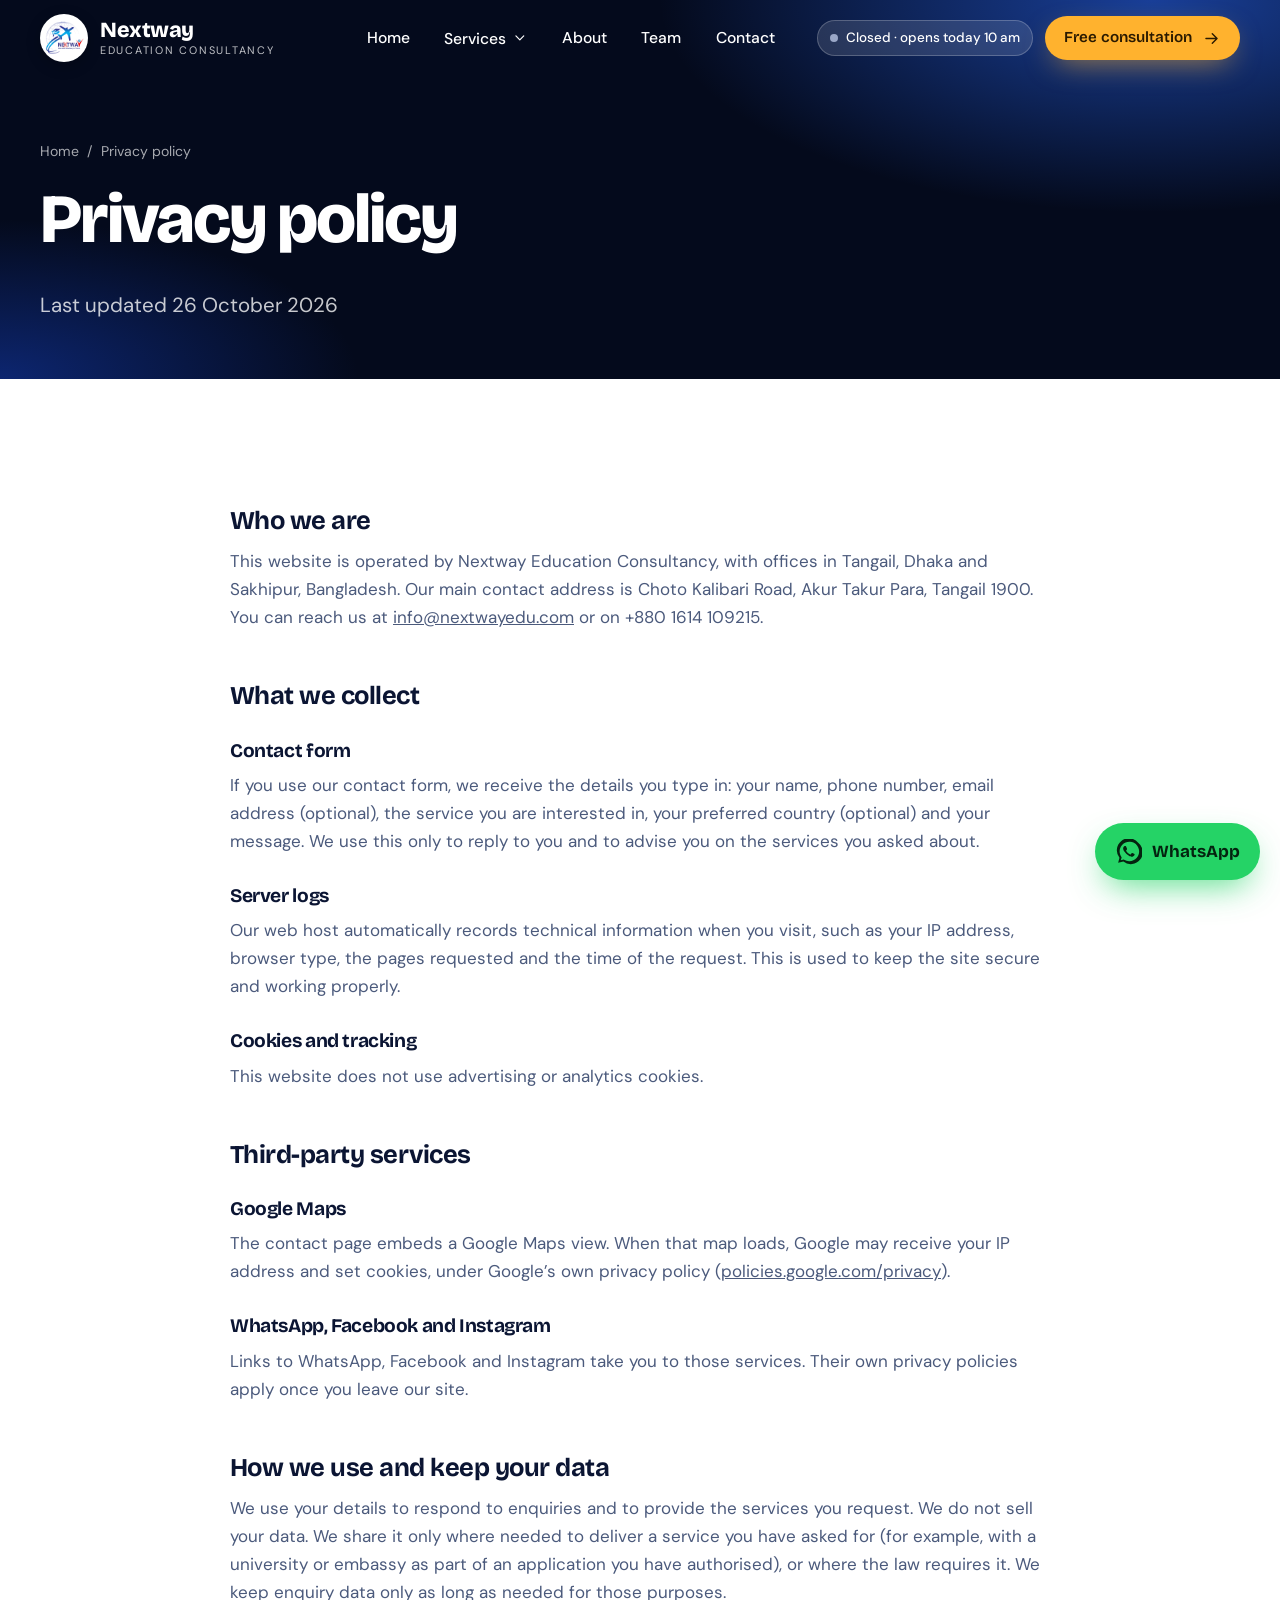
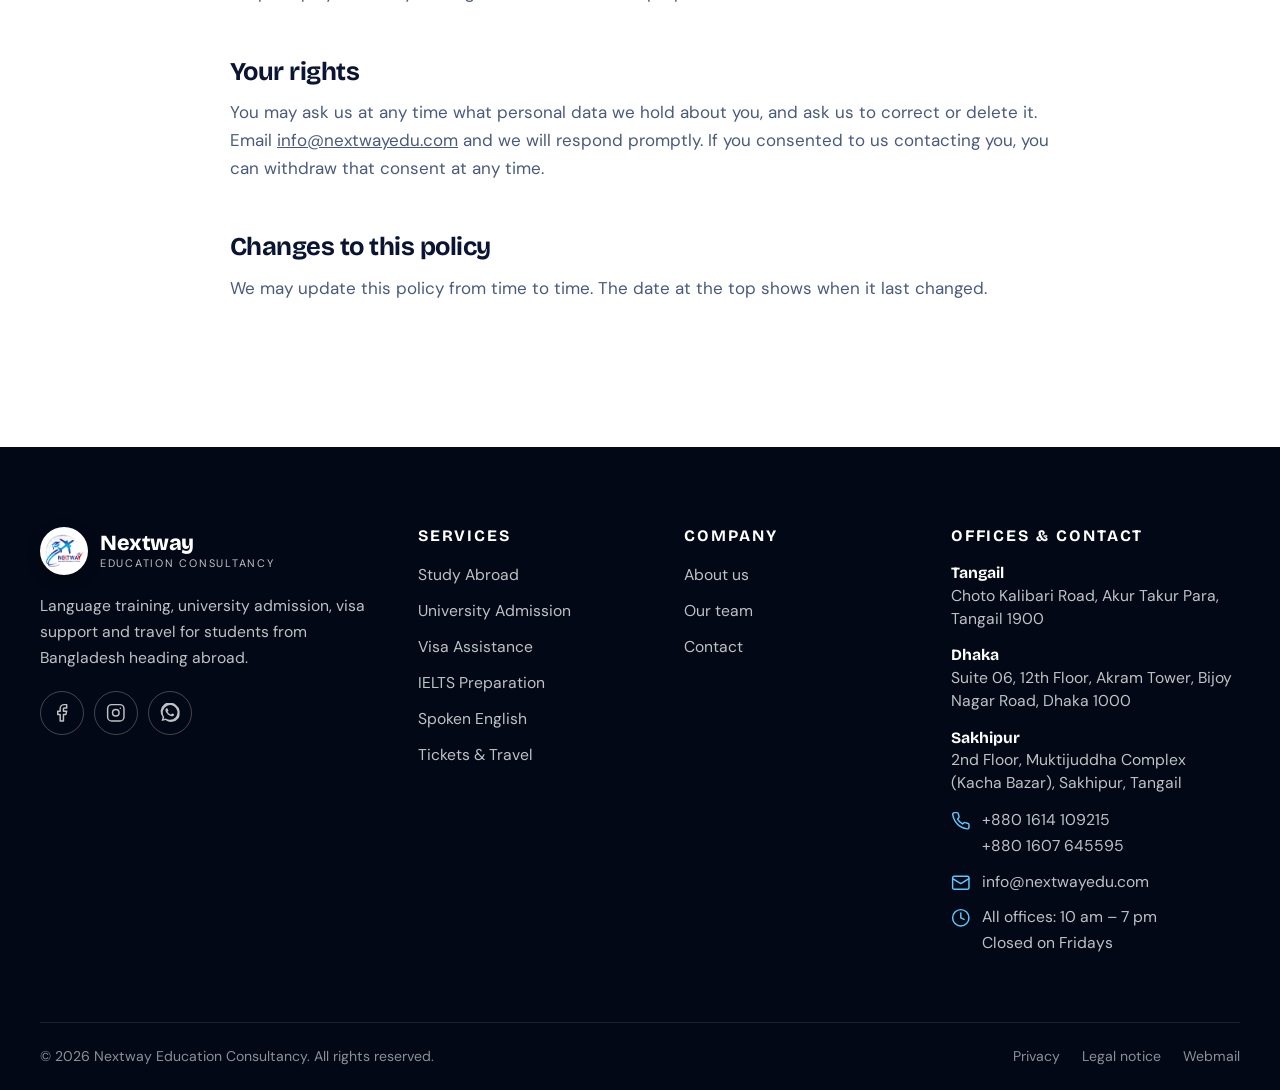
<file: privacy/index.html>
<!doctype html>
<html lang="en">
<head>
<meta charset="utf-8">
<meta name="viewport" content="width=device-width, initial-scale=1">
<title>Privacy Policy | Nextway Education Consultancy</title>
<meta name="description" content="How Nextway Education Consultancy collects, uses and protects your personal data.">
<link rel="canonical" href="https://nextwayedu.com/privacy/">
<meta name="theme-color" content="#040a1c">
<meta property="og:type" content="website"><meta property="og:site_name" content="Nextway Education Consultancy">
<meta property="og:title" content="Privacy Policy | Nextway Education Consultancy"><meta property="og:description" content="How Nextway Education Consultancy collects, uses and protects your personal data.">
<meta property="og:url" content="https://nextwayedu.com/privacy/"><meta property="og:image" content="https://nextwayedu.com/assets/img/og.jpg"><meta property="og:locale" content="en_US">
<meta name="twitter:card" content="summary_large_image">
<link rel="icon" type="image/png" sizes="32x32" href="/assets/img/favicon-32.png">
<link rel="icon" type="image/png" sizes="64x64" href="/assets/img/favicon-64.png">
<link rel="apple-touch-icon" href="/assets/img/apple-touch-icon.png">
<link rel="preload" href="/assets/fonts/bricolage-latin.woff2" as="font" type="font/woff2" crossorigin>
<link rel="preload" href="/assets/fonts/dmsans-latin.woff2" as="font" type="font/woff2" crossorigin>
<link rel="stylesheet" href="/assets/css/style.css">


</head>
<body>
<svg width="0" height="0" style="position:absolute" aria-hidden="true"><defs><symbol id="i-arrow" viewBox="0 0 24 24" fill="none" stroke="currentColor" stroke-width="1.8" stroke-linecap="round" stroke-linejoin="round"><path d="M5 12h14M13 6l6 6-6 6"/></symbol><symbol id="i-phone" viewBox="0 0 24 24" fill="none" stroke="currentColor" stroke-width="1.8" stroke-linecap="round" stroke-linejoin="round"><path d="M22 16.9v3a2 2 0 0 1-2.2 2 19.8 19.8 0 0 1-8.6-3.1 19.5 19.5 0 0 1-6-6A19.8 19.8 0 0 1 2.1 4.2 2 2 0 0 1 4.1 2h3a2 2 0 0 1 2 1.7c.1 1 .4 1.9.7 2.8a2 2 0 0 1-.5 2.1L8.1 9.9a16 16 0 0 0 6 6l1.3-1.3a2 2 0 0 1 2.1-.4c.9.3 1.8.6 2.8.7a2 2 0 0 1 1.7 2z"/></symbol><symbol id="i-mail" viewBox="0 0 24 24" fill="none" stroke="currentColor" stroke-width="1.8" stroke-linecap="round" stroke-linejoin="round"><rect x="2" y="4" width="20" height="16" rx="2"/><path d="m22 7-10 6L2 7"/></symbol><symbol id="i-pin" viewBox="0 0 24 24" fill="none" stroke="currentColor" stroke-width="1.8" stroke-linecap="round" stroke-linejoin="round"><path d="M20 10c0 6-8 12-8 12S4 16 4 10a8 8 0 0 1 16 0z"/><circle cx="12" cy="10" r="3"/></symbol><symbol id="i-clock" viewBox="0 0 24 24" fill="none" stroke="currentColor" stroke-width="1.8" stroke-linecap="round" stroke-linejoin="round"><circle cx="12" cy="12" r="10"/><path d="M12 6v6l4 2"/></symbol><symbol id="i-check" viewBox="0 0 24 24" fill="none" stroke="currentColor" stroke-width="1.8" stroke-linecap="round" stroke-linejoin="round"><path d="M20 6 9 17l-5-5"/></symbol><symbol id="i-plane" viewBox="0 0 24 24" fill="none" stroke="currentColor" stroke-width="1.8" stroke-linecap="round" stroke-linejoin="round"><path d="M17.8 19.2 16 11l3.5-3.5C21 6 21.5 4 21 3c-1-.5-3 0-4.5 1.5L13 8 4.8 6.2c-.5-.1-.9.1-1.1.5l-.3.5c-.2.5-.1 1 .3 1.3L9 12l-2 3H4l-1 1 3 2 2 3 1-1v-3l3-2 3.5 5.3c.3.4.8.5 1.3.3l.5-.2c.4-.3.6-.7.5-1.2z"/></symbol><symbol id="i-globe" viewBox="0 0 24 24" fill="none" stroke="currentColor" stroke-width="1.8" stroke-linecap="round" stroke-linejoin="round"><circle cx="12" cy="12" r="10"/><path d="M2 12h20M12 2a15.3 15.3 0 0 1 4 10 15.3 15.3 0 0 1-4 10 15.3 15.3 0 0 1-4-10 15.3 15.3 0 0 1 4-10z"/></symbol><symbol id="i-users" viewBox="0 0 24 24" fill="none" stroke="currentColor" stroke-width="1.8" stroke-linecap="round" stroke-linejoin="round"><path d="M16 21v-2a4 4 0 0 0-4-4H6a4 4 0 0 0-4 4v2"/><circle cx="9" cy="7" r="4"/><path d="M22 21v-2a4 4 0 0 0-3-3.9M16 3.1a4 4 0 0 1 0 7.8"/></symbol><symbol id="i-shield" viewBox="0 0 24 24" fill="none" stroke="currentColor" stroke-width="1.8" stroke-linecap="round" stroke-linejoin="round"><path d="M12 22s8-4 8-10V5l-8-3-8 3v7c0 6 8 10 8 10z"/><path d="m9 12 2 2 4-4"/></symbol><symbol id="i-cap" viewBox="0 0 24 24" fill="none" stroke="currentColor" stroke-width="1.8" stroke-linecap="round" stroke-linejoin="round"><path d="M22 10 12 5 2 10l10 5 10-5z"/><path d="M6 12v5c3 3 9 3 12 0v-5"/></symbol><symbol id="i-ticket" viewBox="0 0 24 24" fill="none" stroke="currentColor" stroke-width="1.8" stroke-linecap="round" stroke-linejoin="round"><path d="M2 9a3 3 0 0 1 0 6v2a2 2 0 0 0 2 2h16a2 2 0 0 0 2-2v-2a3 3 0 0 1 0-6V7a2 2 0 0 0-2-2H4a2 2 0 0 0-2 2z"/><path d="M13 5v2M13 17v2M13 11v2"/></symbol><symbol id="i-passport" viewBox="0 0 24 24" fill="none" stroke="currentColor" stroke-width="1.8" stroke-linecap="round" stroke-linejoin="round"><path d="M14 2H6a2 2 0 0 0-2 2v16a2 2 0 0 0 2 2h12a2 2 0 0 0 2-2V8z"/><path d="M14 2v6h6M9 15l2 2 4-4"/></symbol><symbol id="i-mic" viewBox="0 0 24 24" fill="none" stroke="currentColor" stroke-width="1.8" stroke-linecap="round" stroke-linejoin="round"><rect x="9" y="2" width="6" height="12" rx="3"/><path d="M19 10v2a7 7 0 0 1-14 0v-2M12 19v3"/></symbol><symbol id="i-book" viewBox="0 0 24 24" fill="none" stroke="currentColor" stroke-width="1.8" stroke-linecap="round" stroke-linejoin="round"><path d="M4 19.5A2.5 2.5 0 0 1 6.5 17H20"/><path d="M6.5 2H20v20H6.5A2.5 2.5 0 0 1 4 19.5v-15A2.5 2.5 0 0 1 6.5 2z"/></symbol><symbol id="i-chat" viewBox="0 0 24 24" fill="none" stroke="currentColor" stroke-width="1.8" stroke-linecap="round" stroke-linejoin="round"><path d="M21 15a2 2 0 0 1-2 2H7l-4 4V5a2 2 0 0 1 2-2h14a2 2 0 0 1 2 2z"/></symbol><symbol id="i-fb" viewBox="0 0 24 24" fill="none" stroke="currentColor" stroke-width="1.8" stroke-linecap="round" stroke-linejoin="round"><path d="M18 2h-3a5 5 0 0 0-5 5v3H7v4h3v8h4v-8h3l1-4h-4V7a1 1 0 0 1 1-1h3z"/></symbol><symbol id="i-ig" viewBox="0 0 24 24" fill="none" stroke="currentColor" stroke-width="1.8" stroke-linecap="round" stroke-linejoin="round"><rect x="2" y="2" width="20" height="20" rx="5"/><circle cx="12" cy="12" r="4"/><path d="M17.5 6.5h.01"/></symbol><symbol id="i-quote" viewBox="0 0 24 24" fill="none" stroke="currentColor" stroke-width="1.8" stroke-linecap="round" stroke-linejoin="round"><path d="M10 11H6a1 1 0 0 1-1-1V7a1 1 0 0 1 1-1h3a1 1 0 0 1 1 1v8c0 2-1 4-4 5M20 11h-4a1 1 0 0 1-1-1V7a1 1 0 0 1 1-1h3a1 1 0 0 1 1 1v8c0 2-1 4-4 5"/></symbol><symbol id="i-plus" viewBox="0 0 24 24" fill="none" stroke="currentColor" stroke-width="1.8" stroke-linecap="round" stroke-linejoin="round"><path d="M12 5v14M5 12h14"/></symbol><symbol id="i-chev" viewBox="0 0 24 24" fill="none" stroke="currentColor" stroke-width="1.8" stroke-linecap="round" stroke-linejoin="round"><path d="m6 9 6 6 6-6"/></symbol><symbol id="i-menu" viewBox="0 0 24 24" fill="none" stroke="currentColor" stroke-width="1.8" stroke-linecap="round" stroke-linejoin="round"><path d="M4 7h16M4 12h16M4 17h16"/></symbol><symbol id="i-close" viewBox="0 0 24 24" fill="none" stroke="currentColor" stroke-width="1.8" stroke-linecap="round" stroke-linejoin="round"><path d="M18 6 6 18M6 6l12 12"/></symbol><symbol id="i-send" viewBox="0 0 24 24" fill="none" stroke="currentColor" stroke-width="1.8" stroke-linecap="round" stroke-linejoin="round"><path d="m22 2-7 20-4-9-9-4z"/><path d="M22 2 11 13"/></symbol><symbol id="i-wa" viewBox="0 0 24 24" fill="none" stroke="currentColor" stroke-width="1.8" stroke-linecap="round" stroke-linejoin="round"><path d="M20.5 3.5A11 11 0 0 0 3.2 17.3L2 22l4.8-1.2A11 11 0 0 0 20.5 3.5zm-8.4 17a9 9 0 0 1-4.6-1.3l-.3-.2-2.8.7.8-2.7-.2-.3a9 9 0 1 1 7.1 3.8zm5-6.7c-.3-.1-1.6-.8-1.9-.9s-.5-.1-.6.1-.7.9-.9 1.1-.3.2-.6.1a7.4 7.4 0 0 1-3.7-3.2c-.3-.5.3-.5.8-1.5.1-.2 0-.3 0-.5l-.9-2.1c-.2-.5-.5-.5-.6-.5h-.5a1 1 0 0 0-.7.3 3 3 0 0 0-.9 2.2 5.1 5.1 0 0 0 1.1 2.7 11.7 11.7 0 0 0 4.5 4c1.7.7 2.3.8 3.1.7a2.6 2.6 0 0 0 1.7-1.2 2.1 2.1 0 0 0 .1-1.2c0-.1-.2-.2-.5-.3z" fill="currentColor" stroke="none"/></symbol></defs></svg>
<a class="skip" href="#main">Skip to content</a>
<header class="site-header">
<div class="container nav">
<a class="brand" href="/" aria-label="Nextway Education Consultancy — home"><img src="/assets/img/logo.webp" alt="" width="48" height="48"><span class="brand-text"><b>Nextway</b><small>Education Consultancy</small></span></a>
<ul class="nav-links" id="nav-links">
<li><a href="/">Home</a></li>
<li class="has-sub"><button class="sub-toggle" aria-expanded="false" aria-haspopup="true">Services <svg class="icon " aria-hidden="true"><use href="#i-chev"/></svg></button>
<div class="submenu"><a href="/study-abroad/"><svg class="icon " aria-hidden="true"><use href="#i-globe"/></svg><span><b>Study Abroad</b><small>Plan your route from profile to enrolment</small></span></a><a href="/university-admission/"><svg class="icon " aria-hidden="true"><use href="#i-cap"/></svg><span><b>University Admission</b><small>Applications, SOPs and offer letters</small></span></a><a href="/visa-assistance/"><svg class="icon " aria-hidden="true"><use href="#i-passport"/></svg><span><b>Visa Assistance</b><small>Audits, filing and mock interviews</small></span></a><a href="/ielts/"><svg class="icon " aria-hidden="true"><use href="#i-book"/></svg><span><b>IELTS Preparation</b><small>Small batches and full mock tests</small></span></a><a href="/spoken-english/"><svg class="icon " aria-hidden="true"><use href="#i-mic"/></svg><span><b>Spoken English</b><small>Fluency, grammar and confidence</small></span></a><a href="/ticket-and-travel/"><svg class="icon " aria-hidden="true"><use href="#i-ticket"/></svg><span><b>Tickets & Travel</b><small>Student fares and smart routes</small></span></a></div></li>
<li><a href="/#about">About</a></li>
<li><a href="/team/">Team</a></li>
<li><a href="/contact/">Contact</a></li>
<li class="nav-cta"><a class="btn btn-amber" href="/contact/">Book a free consultation <svg class="icon arrow" aria-hidden="true"><use href="#i-arrow"/></svg></a></li>
</ul>
<div class="nav-actions">
<span class="open-pill" data-status><i class="dot"></i><span class="status-text">Sat–Thu · 10 am–7 pm</span></span>
<a class="btn btn-amber btn-sm" href="/contact/">Free consultation <svg class="icon arrow" aria-hidden="true"><use href="#i-arrow"/></svg></a>
<button class="menu-btn" aria-label="Menu" aria-expanded="false" aria-controls="nav-links"><svg class="icon m" aria-hidden="true"><use href="#i-menu"/></svg><svg class="icon x" aria-hidden="true"><use href="#i-close"/></svg></button>
</div>
</div>
</header>
<main id="main">
<section class="page-hero" style="padding-bottom:56px"><div class="container"><nav class="crumbs" aria-label="Breadcrumb"><a href="/">Home</a> / <span>Privacy policy</span></nav><h1>Privacy policy</h1><p class="lead" style="margin:0">Last updated 26 October 2026</p></div></section>
<section class="section"><div class="container legal">
<h2 style="margin-top:0">Who we are</h2>
<p>This website is operated by Nextway Education Consultancy, with offices in Tangail, Dhaka and Sakhipur, Bangladesh. Our main contact address is Choto Kalibari Road, Akur Takur Para, Tangail 1900. You can reach us at <a href="mailto:info@nextwayedu.com">info@nextwayedu.com</a> or on +880 1614 109215.</p>
<h2>What we collect</h2>
<h3>Contact form</h3>
<p>If you use our contact form, we receive the details you type in: your name, phone number, email address (optional), the service you are interested in, your preferred country (optional) and your message. We use this only to reply to you and to advise you on the services you asked about.</p>
<h3>Server logs</h3>
<p>Our web host automatically records technical information when you visit, such as your IP address, browser type, the pages requested and the time of the request. This is used to keep the site secure and working properly.</p>
<h3>Cookies and tracking</h3>
<p>This website does not use advertising or analytics cookies.</p>
<h2>Third-party services</h2>
<h3>Google Maps</h3>
<p>The contact page embeds a Google Maps view. When that map loads, Google may receive your IP address and set cookies, under Google’s own privacy policy (<a href="https://policies.google.com/privacy" rel="noopener">policies.google.com/privacy</a>).</p>
<h3>WhatsApp, Facebook and Instagram</h3>
<p>Links to WhatsApp, Facebook and Instagram take you to those services. Their own privacy policies apply once you leave our site.</p>
<h2>How we use and keep your data</h2>
<p>We use your details to respond to enquiries and to provide the services you request. We do not sell your data. We share it only where needed to deliver a service you have asked for (for example, with a university or embassy as part of an application you have authorised), or where the law requires it. We keep enquiry data only as long as needed for those purposes.</p>
<h2>Your rights</h2>
<p>You may ask us at any time what personal data we hold about you, and ask us to correct or delete it. Email <a href="mailto:info@nextwayedu.com">info@nextwayedu.com</a> and we will respond promptly. If you consented to us contacting you, you can withdraw that consent at any time.</p>
<h2>Changes to this policy</h2>
<p>We may update this policy from time to time. The date at the top shows when it last changed.</p>
</div></section>
</main>
<footer class="site-footer">
<div class="container foot-grid">
<div class="foot-brand">
<a class="brand" href="/"><img src="/assets/img/logo.webp" alt="" width="48" height="48" loading="lazy"><span class="brand-text"><b>Nextway</b><small>Education Consultancy</small></span></a>
<p class="foot-about">Language training, university admission, visa support and travel for students from Bangladesh heading abroad.</p>
<div class="socials"><a href="https://www.facebook.com/nextway2021/" rel="noopener" aria-label="Nextway on Facebook"><svg class="icon " aria-hidden="true"><use href="#i-fb"/></svg></a><a href="https://www.instagram.com/nextwayeducationconsultancy/" rel="noopener" aria-label="Nextway on Instagram"><svg class="icon " aria-hidden="true"><use href="#i-ig"/></svg></a><a href="https://wa.me/8801614109215" rel="noopener" aria-label="Nextway on WhatsApp"><svg class="icon fill" aria-hidden="true"><use href="#i-wa"/></svg></a></div>
</div>
<div><h4>Services</h4><ul><li><a href="/study-abroad/">Study Abroad</a></li><li><a href="/university-admission/">University Admission</a></li><li><a href="/visa-assistance/">Visa Assistance</a></li><li><a href="/ielts/">IELTS Preparation</a></li><li><a href="/spoken-english/">Spoken English</a></li><li><a href="/ticket-and-travel/">Tickets & Travel</a></li></ul></div>
<div><h4>Company</h4><ul><li><a href="/#about">About us</a></li><li><a href="/team/">Our team</a></li><li><a href="/contact/">Contact</a></li></ul></div>
<div><h4>Offices &amp; contact</h4><ul class="foot-contact">
<li><details class="foot-offices" open><summary><svg class="icon " aria-hidden="true"><use href="#i-pin"/></svg><span class="so">Our offices</span><svg class="icon chev" aria-hidden="true"><use href="#i-chev"/></svg></summary><div class="offs"><a href="https://maps.app.goo.gl/vwTyAUAMtYEENq6k8" rel="noopener"><b>Tangail</b>Choto Kalibari Road, Akur Takur Para, Tangail 1900</a><a href="https://maps.app.goo.gl/TQy71jqA4mWhxW3r6" rel="noopener"><b>Dhaka</b>Suite 06, 12th Floor, Akram Tower, Bijoy Nagar Road, Dhaka 1000</a><a href="https://maps.app.goo.gl/2W5rz34oygCHsrJ46" rel="noopener"><b>Sakhipur</b>2nd Floor, Muktijuddha Complex (Kacha Bazar), Sakhipur, Tangail</a></div></details></li>
<li><svg class="icon " aria-hidden="true"><use href="#i-phone"/></svg><span><a href="tel:+8801614109215">+880 1614 109215</a><br><a href="tel:+8801607645595">+880 1607 645595</a></span></li>
<li><svg class="icon " aria-hidden="true"><use href="#i-mail"/></svg><a href="mailto:info@nextwayedu.com">info@nextwayedu.com</a></li>
<li><svg class="icon " aria-hidden="true"><use href="#i-clock"/></svg><span>All offices: 10 am – 7 pm<br>Closed on Fridays</span></li>
</ul></div>
</div>
<div class="container foot-bar"><span>© <span data-year>2026</span> Nextway Education Consultancy. All rights reserved.</span><ul><li><a href="/privacy/">Privacy</a></li><li><a href="/legal-notice/">Legal notice</a></li><li><a href="https://server707.web-hosting.com:2096/" rel="noopener">Webmail</a></li></ul></div>
</footer>
<a class="wa-float" href="https://wa.me/8801614109215?text=Hello%20Nextway%2C%20I%20would%20like%20a%20free%20consultation." rel="noopener" aria-label="Chat with Nextway on WhatsApp"><svg class="icon fill" aria-hidden="true"><use href="#i-wa"/></svg><span>WhatsApp</span></a>
<script src="/assets/js/main.js" defer></script>
</body>
</html>
</file>
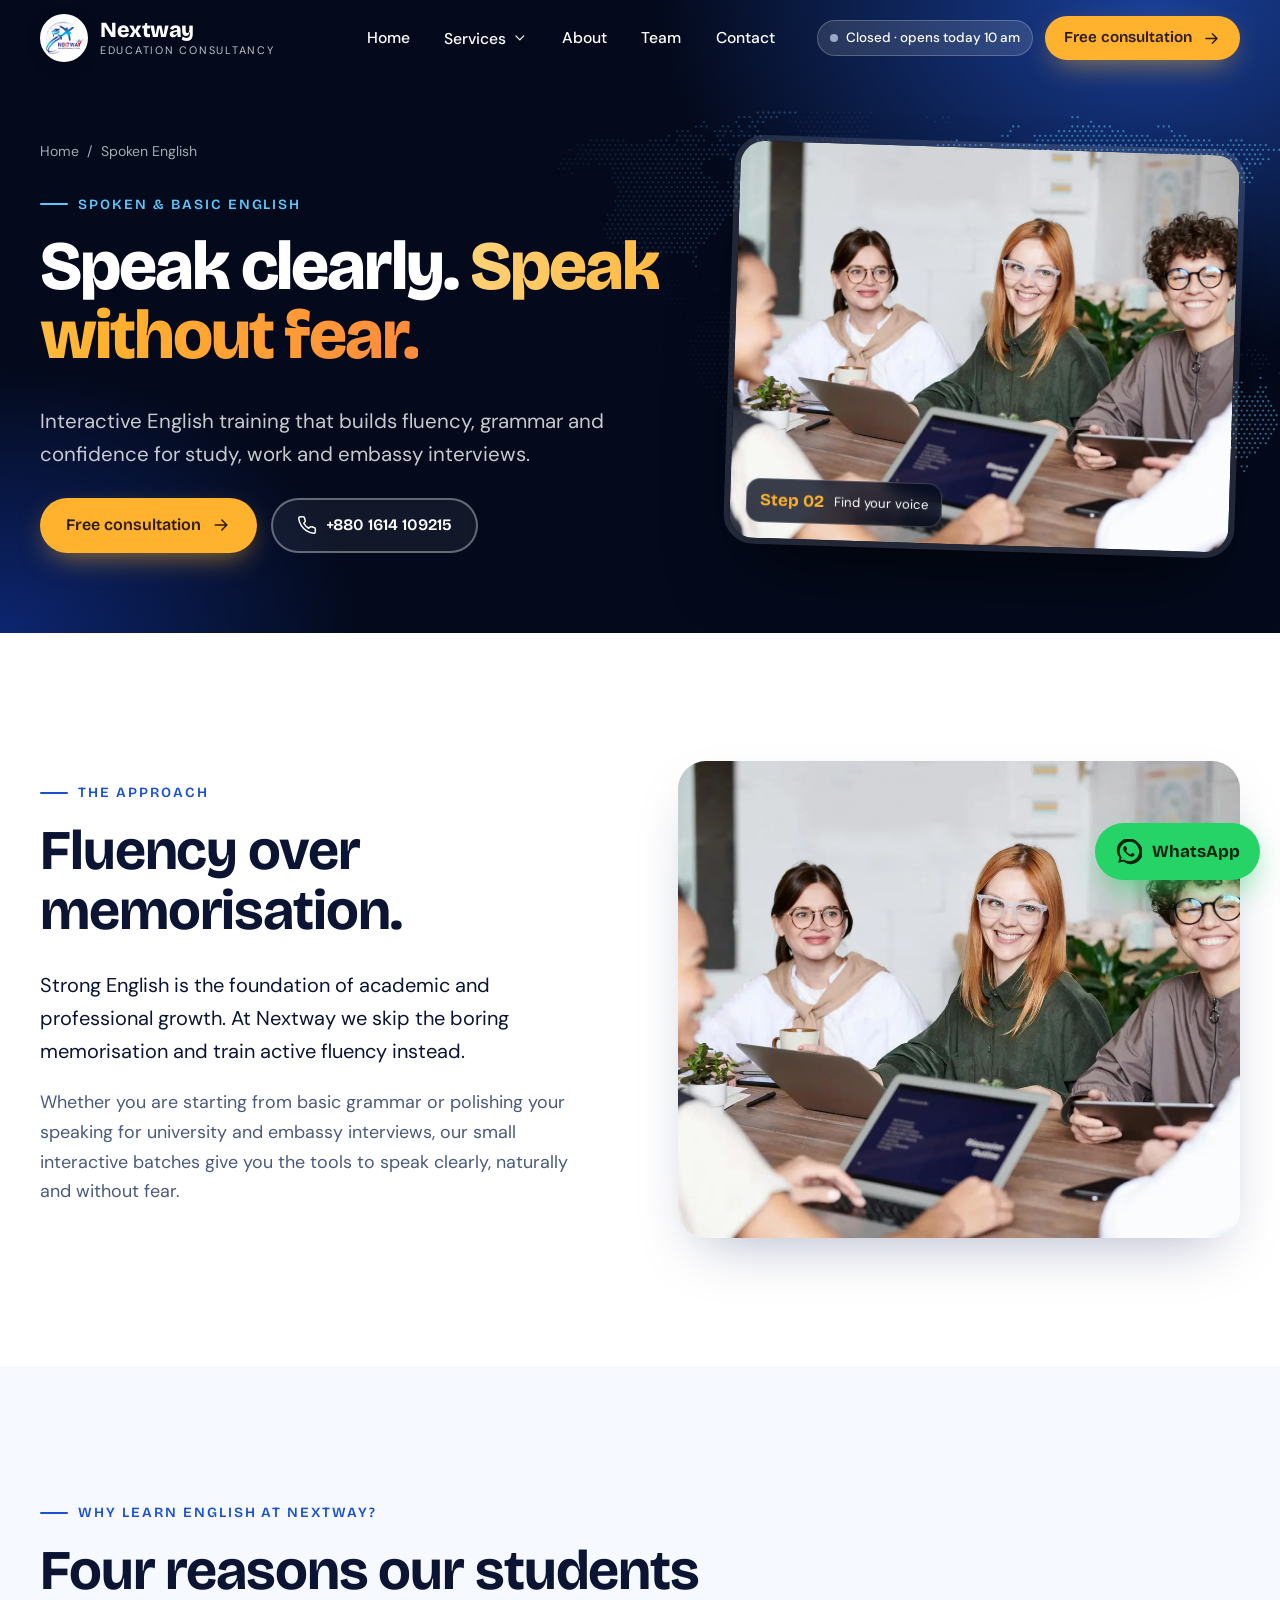
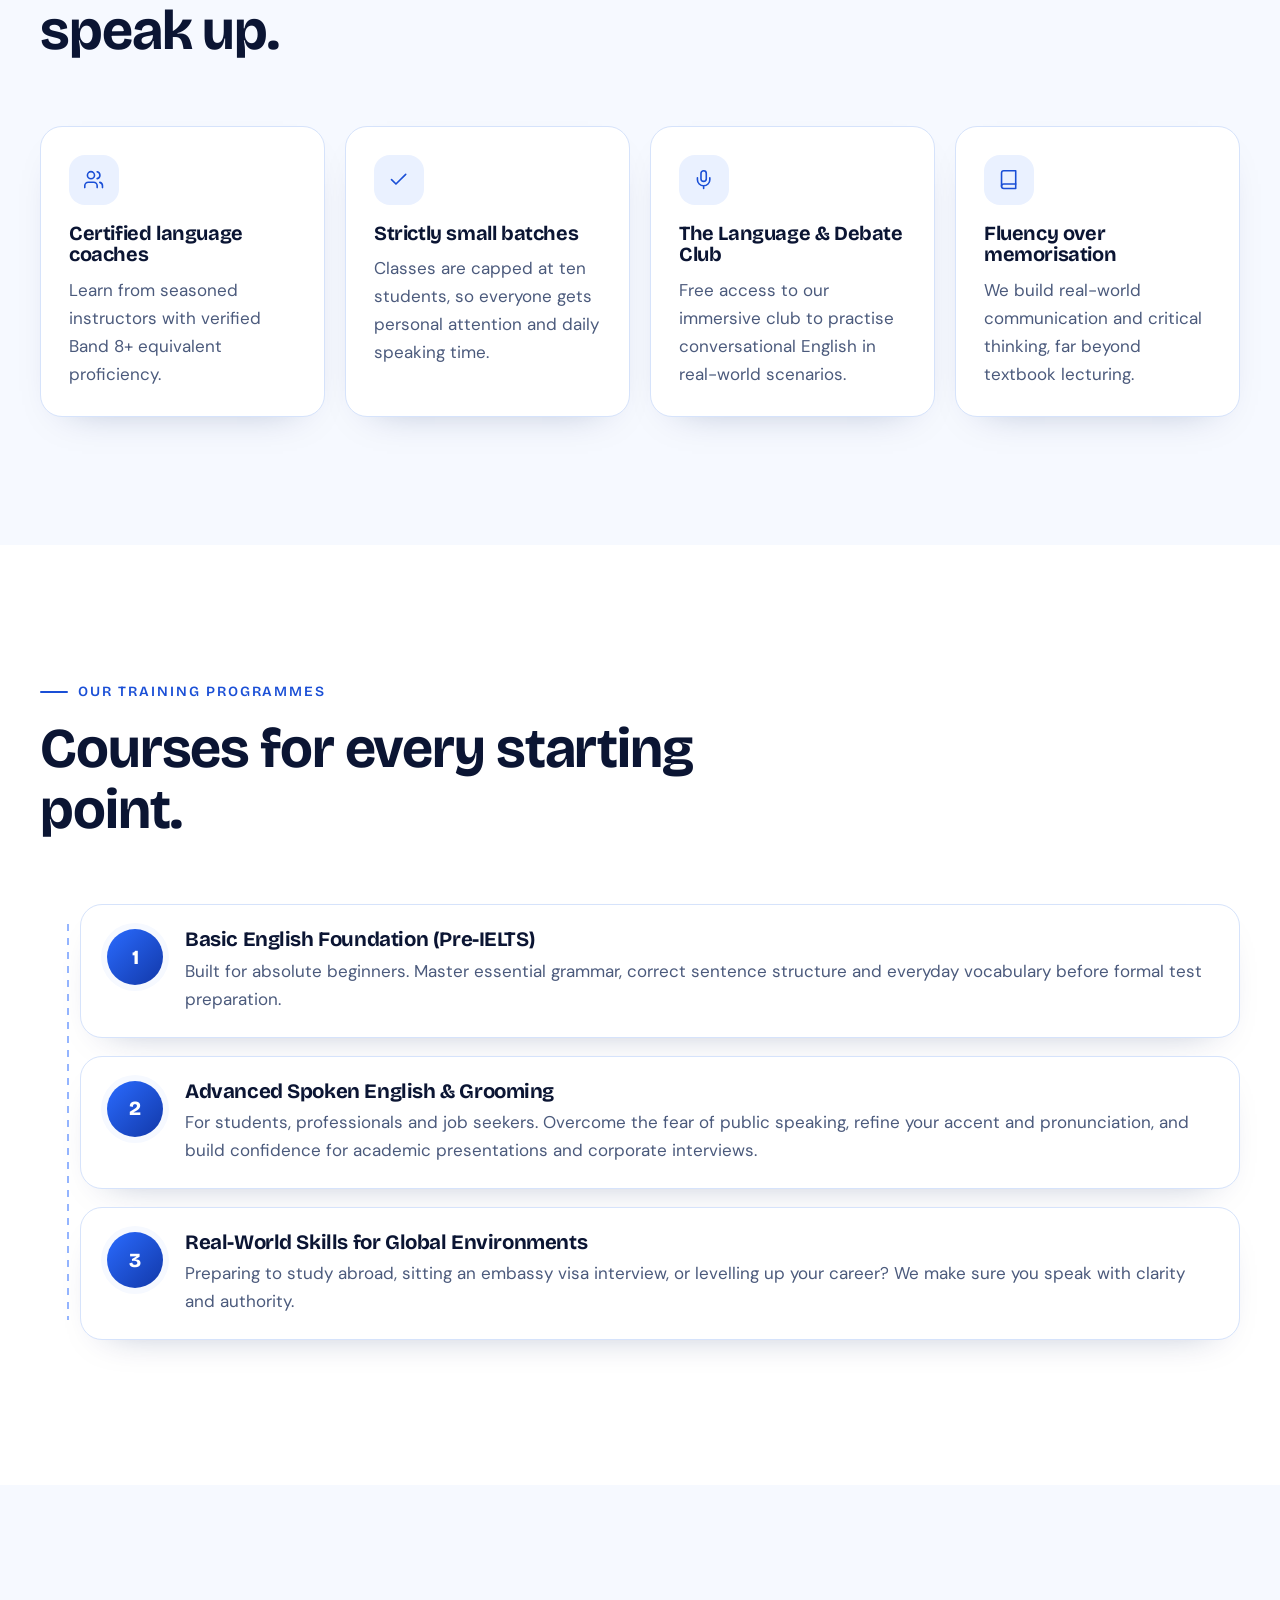
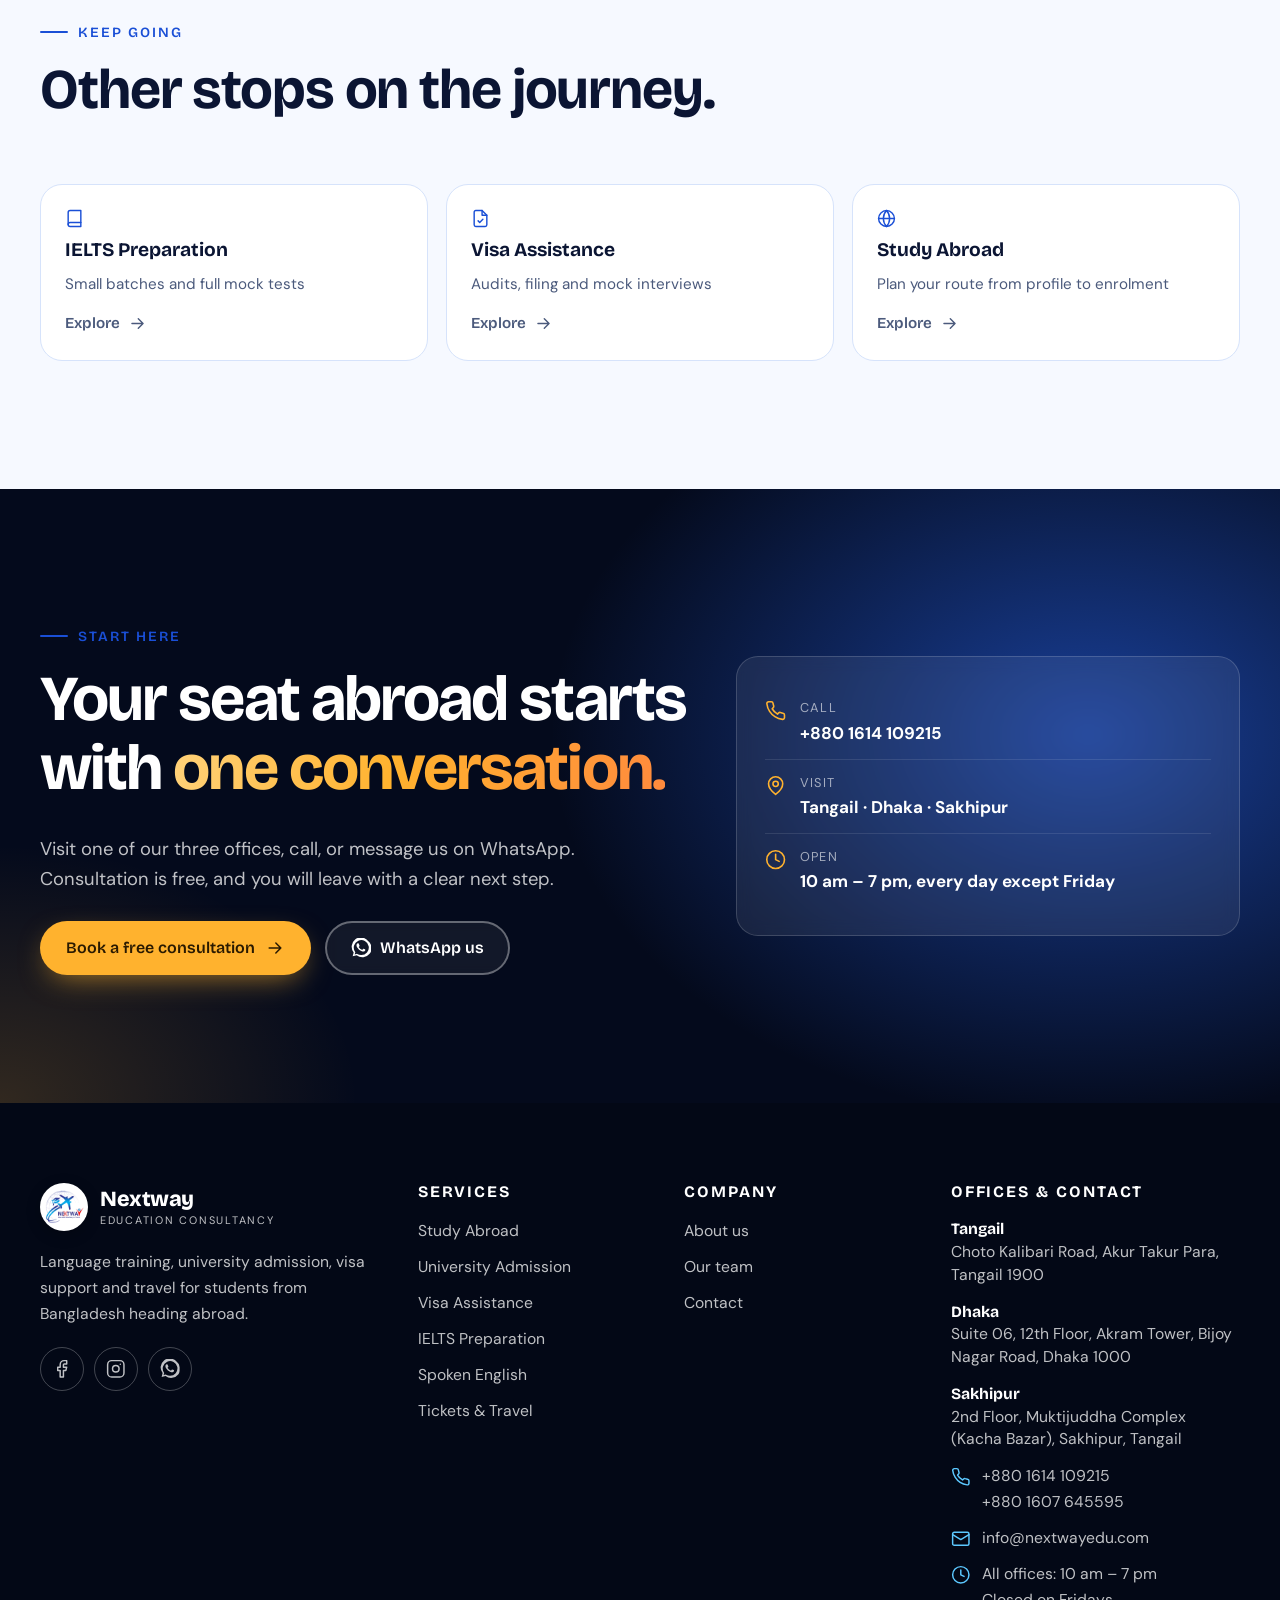
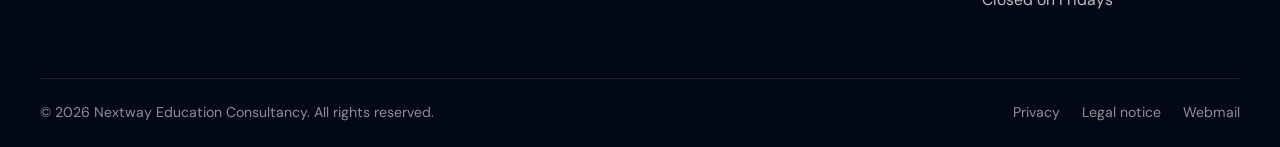
<file: spoken-english/index.html>
<!doctype html>
<html lang="en">
<head>
<meta charset="utf-8">
<meta name="viewport" content="width=device-width, initial-scale=1">
<title>Spoken English Course in Tangail &amp; Dhaka | Nextway Education Consultancy</title>
<meta name="description" content="Spoken and basic English programmes in Tangail: small batches, certified coaches, a free Language & Debate Club and training for embassy and job interviews.">
<link rel="canonical" href="https://nextwayedu.com/spoken-english/">
<meta name="theme-color" content="#040a1c">
<meta property="og:type" content="website"><meta property="og:site_name" content="Nextway Education Consultancy">
<meta property="og:title" content="Spoken English Course in Tangail &amp; Dhaka | Nextway Education Consultancy"><meta property="og:description" content="Spoken and basic English programmes in Tangail: small batches, certified coaches, a free Language & Debate Club and training for embassy and job interviews.">
<meta property="og:url" content="https://nextwayedu.com/spoken-english/"><meta property="og:image" content="https://nextwayedu.com/assets/img/og.jpg"><meta property="og:locale" content="en_US">
<meta name="twitter:card" content="summary_large_image">
<link rel="icon" type="image/png" sizes="32x32" href="/assets/img/favicon-32.png">
<link rel="icon" type="image/png" sizes="64x64" href="/assets/img/favicon-64.png">
<link rel="apple-touch-icon" href="/assets/img/apple-touch-icon.png">
<link rel="preload" href="/assets/fonts/bricolage-latin.woff2" as="font" type="font/woff2" crossorigin>
<link rel="preload" href="/assets/fonts/dmsans-latin.woff2" as="font" type="font/woff2" crossorigin>
<link rel="stylesheet" href="/assets/css/style.css">


</head>
<body>
<svg width="0" height="0" style="position:absolute" aria-hidden="true"><defs><symbol id="i-arrow" viewBox="0 0 24 24" fill="none" stroke="currentColor" stroke-width="1.8" stroke-linecap="round" stroke-linejoin="round"><path d="M5 12h14M13 6l6 6-6 6"/></symbol><symbol id="i-phone" viewBox="0 0 24 24" fill="none" stroke="currentColor" stroke-width="1.8" stroke-linecap="round" stroke-linejoin="round"><path d="M22 16.9v3a2 2 0 0 1-2.2 2 19.8 19.8 0 0 1-8.6-3.1 19.5 19.5 0 0 1-6-6A19.8 19.8 0 0 1 2.1 4.2 2 2 0 0 1 4.1 2h3a2 2 0 0 1 2 1.7c.1 1 .4 1.9.7 2.8a2 2 0 0 1-.5 2.1L8.1 9.9a16 16 0 0 0 6 6l1.3-1.3a2 2 0 0 1 2.1-.4c.9.3 1.8.6 2.8.7a2 2 0 0 1 1.7 2z"/></symbol><symbol id="i-mail" viewBox="0 0 24 24" fill="none" stroke="currentColor" stroke-width="1.8" stroke-linecap="round" stroke-linejoin="round"><rect x="2" y="4" width="20" height="16" rx="2"/><path d="m22 7-10 6L2 7"/></symbol><symbol id="i-pin" viewBox="0 0 24 24" fill="none" stroke="currentColor" stroke-width="1.8" stroke-linecap="round" stroke-linejoin="round"><path d="M20 10c0 6-8 12-8 12S4 16 4 10a8 8 0 0 1 16 0z"/><circle cx="12" cy="10" r="3"/></symbol><symbol id="i-clock" viewBox="0 0 24 24" fill="none" stroke="currentColor" stroke-width="1.8" stroke-linecap="round" stroke-linejoin="round"><circle cx="12" cy="12" r="10"/><path d="M12 6v6l4 2"/></symbol><symbol id="i-check" viewBox="0 0 24 24" fill="none" stroke="currentColor" stroke-width="1.8" stroke-linecap="round" stroke-linejoin="round"><path d="M20 6 9 17l-5-5"/></symbol><symbol id="i-plane" viewBox="0 0 24 24" fill="none" stroke="currentColor" stroke-width="1.8" stroke-linecap="round" stroke-linejoin="round"><path d="M17.8 19.2 16 11l3.5-3.5C21 6 21.5 4 21 3c-1-.5-3 0-4.5 1.5L13 8 4.8 6.2c-.5-.1-.9.1-1.1.5l-.3.5c-.2.5-.1 1 .3 1.3L9 12l-2 3H4l-1 1 3 2 2 3 1-1v-3l3-2 3.5 5.3c.3.4.8.5 1.3.3l.5-.2c.4-.3.6-.7.5-1.2z"/></symbol><symbol id="i-globe" viewBox="0 0 24 24" fill="none" stroke="currentColor" stroke-width="1.8" stroke-linecap="round" stroke-linejoin="round"><circle cx="12" cy="12" r="10"/><path d="M2 12h20M12 2a15.3 15.3 0 0 1 4 10 15.3 15.3 0 0 1-4 10 15.3 15.3 0 0 1-4-10 15.3 15.3 0 0 1 4-10z"/></symbol><symbol id="i-users" viewBox="0 0 24 24" fill="none" stroke="currentColor" stroke-width="1.8" stroke-linecap="round" stroke-linejoin="round"><path d="M16 21v-2a4 4 0 0 0-4-4H6a4 4 0 0 0-4 4v2"/><circle cx="9" cy="7" r="4"/><path d="M22 21v-2a4 4 0 0 0-3-3.9M16 3.1a4 4 0 0 1 0 7.8"/></symbol><symbol id="i-shield" viewBox="0 0 24 24" fill="none" stroke="currentColor" stroke-width="1.8" stroke-linecap="round" stroke-linejoin="round"><path d="M12 22s8-4 8-10V5l-8-3-8 3v7c0 6 8 10 8 10z"/><path d="m9 12 2 2 4-4"/></symbol><symbol id="i-cap" viewBox="0 0 24 24" fill="none" stroke="currentColor" stroke-width="1.8" stroke-linecap="round" stroke-linejoin="round"><path d="M22 10 12 5 2 10l10 5 10-5z"/><path d="M6 12v5c3 3 9 3 12 0v-5"/></symbol><symbol id="i-ticket" viewBox="0 0 24 24" fill="none" stroke="currentColor" stroke-width="1.8" stroke-linecap="round" stroke-linejoin="round"><path d="M2 9a3 3 0 0 1 0 6v2a2 2 0 0 0 2 2h16a2 2 0 0 0 2-2v-2a3 3 0 0 1 0-6V7a2 2 0 0 0-2-2H4a2 2 0 0 0-2 2z"/><path d="M13 5v2M13 17v2M13 11v2"/></symbol><symbol id="i-passport" viewBox="0 0 24 24" fill="none" stroke="currentColor" stroke-width="1.8" stroke-linecap="round" stroke-linejoin="round"><path d="M14 2H6a2 2 0 0 0-2 2v16a2 2 0 0 0 2 2h12a2 2 0 0 0 2-2V8z"/><path d="M14 2v6h6M9 15l2 2 4-4"/></symbol><symbol id="i-mic" viewBox="0 0 24 24" fill="none" stroke="currentColor" stroke-width="1.8" stroke-linecap="round" stroke-linejoin="round"><rect x="9" y="2" width="6" height="12" rx="3"/><path d="M19 10v2a7 7 0 0 1-14 0v-2M12 19v3"/></symbol><symbol id="i-book" viewBox="0 0 24 24" fill="none" stroke="currentColor" stroke-width="1.8" stroke-linecap="round" stroke-linejoin="round"><path d="M4 19.5A2.5 2.5 0 0 1 6.5 17H20"/><path d="M6.5 2H20v20H6.5A2.5 2.5 0 0 1 4 19.5v-15A2.5 2.5 0 0 1 6.5 2z"/></symbol><symbol id="i-chat" viewBox="0 0 24 24" fill="none" stroke="currentColor" stroke-width="1.8" stroke-linecap="round" stroke-linejoin="round"><path d="M21 15a2 2 0 0 1-2 2H7l-4 4V5a2 2 0 0 1 2-2h14a2 2 0 0 1 2 2z"/></symbol><symbol id="i-fb" viewBox="0 0 24 24" fill="none" stroke="currentColor" stroke-width="1.8" stroke-linecap="round" stroke-linejoin="round"><path d="M18 2h-3a5 5 0 0 0-5 5v3H7v4h3v8h4v-8h3l1-4h-4V7a1 1 0 0 1 1-1h3z"/></symbol><symbol id="i-ig" viewBox="0 0 24 24" fill="none" stroke="currentColor" stroke-width="1.8" stroke-linecap="round" stroke-linejoin="round"><rect x="2" y="2" width="20" height="20" rx="5"/><circle cx="12" cy="12" r="4"/><path d="M17.5 6.5h.01"/></symbol><symbol id="i-quote" viewBox="0 0 24 24" fill="none" stroke="currentColor" stroke-width="1.8" stroke-linecap="round" stroke-linejoin="round"><path d="M10 11H6a1 1 0 0 1-1-1V7a1 1 0 0 1 1-1h3a1 1 0 0 1 1 1v8c0 2-1 4-4 5M20 11h-4a1 1 0 0 1-1-1V7a1 1 0 0 1 1-1h3a1 1 0 0 1 1 1v8c0 2-1 4-4 5"/></symbol><symbol id="i-plus" viewBox="0 0 24 24" fill="none" stroke="currentColor" stroke-width="1.8" stroke-linecap="round" stroke-linejoin="round"><path d="M12 5v14M5 12h14"/></symbol><symbol id="i-chev" viewBox="0 0 24 24" fill="none" stroke="currentColor" stroke-width="1.8" stroke-linecap="round" stroke-linejoin="round"><path d="m6 9 6 6 6-6"/></symbol><symbol id="i-menu" viewBox="0 0 24 24" fill="none" stroke="currentColor" stroke-width="1.8" stroke-linecap="round" stroke-linejoin="round"><path d="M4 7h16M4 12h16M4 17h16"/></symbol><symbol id="i-close" viewBox="0 0 24 24" fill="none" stroke="currentColor" stroke-width="1.8" stroke-linecap="round" stroke-linejoin="round"><path d="M18 6 6 18M6 6l12 12"/></symbol><symbol id="i-send" viewBox="0 0 24 24" fill="none" stroke="currentColor" stroke-width="1.8" stroke-linecap="round" stroke-linejoin="round"><path d="m22 2-7 20-4-9-9-4z"/><path d="M22 2 11 13"/></symbol><symbol id="i-wa" viewBox="0 0 24 24" fill="none" stroke="currentColor" stroke-width="1.8" stroke-linecap="round" stroke-linejoin="round"><path d="M20.5 3.5A11 11 0 0 0 3.2 17.3L2 22l4.8-1.2A11 11 0 0 0 20.5 3.5zm-8.4 17a9 9 0 0 1-4.6-1.3l-.3-.2-2.8.7.8-2.7-.2-.3a9 9 0 1 1 7.1 3.8zm5-6.7c-.3-.1-1.6-.8-1.9-.9s-.5-.1-.6.1-.7.9-.9 1.1-.3.2-.6.1a7.4 7.4 0 0 1-3.7-3.2c-.3-.5.3-.5.8-1.5.1-.2 0-.3 0-.5l-.9-2.1c-.2-.5-.5-.5-.6-.5h-.5a1 1 0 0 0-.7.3 3 3 0 0 0-.9 2.2 5.1 5.1 0 0 0 1.1 2.7 11.7 11.7 0 0 0 4.5 4c1.7.7 2.3.8 3.1.7a2.6 2.6 0 0 0 1.7-1.2 2.1 2.1 0 0 0 .1-1.2c0-.1-.2-.2-.5-.3z" fill="currentColor" stroke="none"/></symbol></defs></svg>
<a class="skip" href="#main">Skip to content</a>
<header class="site-header">
<div class="container nav">
<a class="brand" href="/" aria-label="Nextway Education Consultancy — home"><img src="/assets/img/logo.webp" alt="" width="48" height="48"><span class="brand-text"><b>Nextway</b><small>Education Consultancy</small></span></a>
<ul class="nav-links" id="nav-links">
<li><a href="/">Home</a></li>
<li class="has-sub"><button class="sub-toggle" aria-expanded="false" aria-haspopup="true">Services <svg class="icon " aria-hidden="true"><use href="#i-chev"/></svg></button>
<div class="submenu"><a href="/study-abroad/"><svg class="icon " aria-hidden="true"><use href="#i-globe"/></svg><span><b>Study Abroad</b><small>Plan your route from profile to enrolment</small></span></a><a href="/university-admission/"><svg class="icon " aria-hidden="true"><use href="#i-cap"/></svg><span><b>University Admission</b><small>Applications, SOPs and offer letters</small></span></a><a href="/visa-assistance/"><svg class="icon " aria-hidden="true"><use href="#i-passport"/></svg><span><b>Visa Assistance</b><small>Audits, filing and mock interviews</small></span></a><a href="/ielts/"><svg class="icon " aria-hidden="true"><use href="#i-book"/></svg><span><b>IELTS Preparation</b><small>Small batches and full mock tests</small></span></a><a href="/spoken-english/" aria-current="page"><svg class="icon " aria-hidden="true"><use href="#i-mic"/></svg><span><b>Spoken English</b><small>Fluency, grammar and confidence</small></span></a><a href="/ticket-and-travel/"><svg class="icon " aria-hidden="true"><use href="#i-ticket"/></svg><span><b>Tickets & Travel</b><small>Student fares and smart routes</small></span></a></div></li>
<li><a href="/#about">About</a></li>
<li><a href="/team/">Team</a></li>
<li><a href="/contact/">Contact</a></li>
<li class="nav-cta"><a class="btn btn-amber" href="/contact/">Book a free consultation <svg class="icon arrow" aria-hidden="true"><use href="#i-arrow"/></svg></a></li>
</ul>
<div class="nav-actions">
<span class="open-pill" data-status><i class="dot"></i><span class="status-text">Sat–Thu · 10 am–7 pm</span></span>
<a class="btn btn-amber btn-sm" href="/contact/">Free consultation <svg class="icon arrow" aria-hidden="true"><use href="#i-arrow"/></svg></a>
<button class="menu-btn" aria-label="Menu" aria-expanded="false" aria-controls="nav-links"><svg class="icon m" aria-hidden="true"><use href="#i-menu"/></svg><svg class="icon x" aria-hidden="true"><use href="#i-close"/></svg></button>
</div>
</div>
</header>
<main id="main">
<section class="page-hero">
<img class="ph-map" src="/assets/img/world-dots-dark.svg" alt="" aria-hidden="true">
<div class="container ph-grid">
<div>
<nav class="crumbs" aria-label="Breadcrumb"><a href="/">Home</a> / <span>Spoken English</span></nav>
<span class="kicker">Spoken & Basic English</span>
<h1>Speak clearly. <span class="grad">Speak without fear.</span></h1>
<p class="lead">Interactive English training that builds fluency, grammar and confidence for study, work and embassy interviews.</p>
<div class="cta-row"><a class="btn btn-amber" href="/contact/">Free consultation <svg class="icon arrow" aria-hidden="true"><use href="#i-arrow"/></svg></a><a class="btn btn-ghost" href="tel:+8801614109215"><svg class="icon " aria-hidden="true"><use href="#i-phone"/></svg> <span class="d-only">+880 1614 109215</span><span class="m-only">Call us</span></a></div>
</div>
<div class="ph-photo"><img src="/assets/img/talk.webp" alt="A group of people talking around a table" width="1400" height="933" fetchpriority="high"><div class="stamp"><b>Step 02</b><span>Find your voice</span></div></div>
</div>
</section><section class="section"><div class="container split">
<div class="prose reveal"><span class="kicker">The approach</span><h2 class="h2">Fluency over memorisation.</h2>
<p>Strong English is the foundation of academic and professional growth. At Nextway we skip the boring memorisation and train active fluency instead.</p>
<p>Whether you are starting from basic grammar or polishing your speaking for university and embassy interviews, our small interactive batches give you the tools to speak clearly, naturally and without fear.</p></div>
<div class="photo-frame reveal" style="--d:1"><img src="/assets/img/talk.webp" alt="Students and coaches in conversation around a table" loading="lazy" width="1400" height="933"></div>
</div></section>
<section class="section bg-ice"><div class="container"><div class="sec-head reveal"><span class="kicker">Why learn English at Nextway?</span><h2 class="h2">Four reasons our students speak up.</h2></div>
<div class="cards"><article class="card reveal" style="--d:0"><div class="ico"><svg class="icon " aria-hidden="true"><use href="#i-users"/></svg></div><h3>Certified language coaches</h3><p>Learn from seasoned instructors with verified Band 8+ equivalent proficiency.</p></article><article class="card reveal" style="--d:1"><div class="ico"><svg class="icon " aria-hidden="true"><use href="#i-check"/></svg></div><h3>Strictly small batches</h3><p>Classes are capped at ten students, so everyone gets personal attention and daily speaking time.</p></article><article class="card reveal" style="--d:2"><div class="ico"><svg class="icon " aria-hidden="true"><use href="#i-mic"/></svg></div><h3>The Language & Debate Club</h3><p>Free access to our immersive club to practise conversational English in real-world scenarios.</p></article><article class="card reveal" style="--d:3"><div class="ico"><svg class="icon " aria-hidden="true"><use href="#i-book"/></svg></div><h3>Fluency over memorisation</h3><p>We build real-world communication and critical thinking, far beyond textbook lecturing.</p></article></div>
</div></section>
<section class="section"><div class="container"><div class="sec-head reveal"><span class="kicker">Our training programmes</span><h2 class="h2">Courses for every starting point.</h2></div>
<ol class="timeline"><li class="step reveal" style="--d:0"><span class="n">1</span><div><h3>Basic English Foundation (Pre-IELTS)</h3><p>Built for absolute beginners. Master essential grammar, correct sentence structure and everyday vocabulary before formal test preparation.</p></div></li><li class="step reveal" style="--d:1"><span class="n">2</span><div><h3>Advanced Spoken English & Grooming</h3><p>For students, professionals and job seekers. Overcome the fear of public speaking, refine your accent and pronunciation, and build confidence for academic presentations and corporate interviews.</p></div></li><li class="step reveal" style="--d:2"><span class="n">3</span><div><h3>Real-World Skills for Global Environments</h3><p>Preparing to study abroad, sitting an embassy visa interview, or levelling up your career? We make sure you speak with clarity and authority.</p></div></li></ol>
</div></section>
<section class="section bg-ice"><div class="container"><div class="sec-head"><span class="kicker">Keep going</span><h2 class="h2">Other stops on the journey.</h2></div><div class="related"><a href="/ielts/" class="reveal"><span class="ico" style="color:var(--blue-600)"><svg class="icon " aria-hidden="true"><use href="#i-book"/></svg></span><b>IELTS Preparation</b><span>Small batches and full mock tests</span><span class="link-arrow">Explore <svg class="icon " aria-hidden="true"><use href="#i-arrow"/></svg></span></a><a href="/visa-assistance/" class="reveal"><span class="ico" style="color:var(--blue-600)"><svg class="icon " aria-hidden="true"><use href="#i-passport"/></svg></span><b>Visa Assistance</b><span>Audits, filing and mock interviews</span><span class="link-arrow">Explore <svg class="icon " aria-hidden="true"><use href="#i-arrow"/></svg></span></a><a href="/study-abroad/" class="reveal"><span class="ico" style="color:var(--blue-600)"><svg class="icon " aria-hidden="true"><use href="#i-globe"/></svg></span><b>Study Abroad</b><span>Plan your route from profile to enrolment</span><span class="link-arrow">Explore <svg class="icon " aria-hidden="true"><use href="#i-arrow"/></svg></span></a></div></div></section><section class="section cta" aria-labelledby="cta-h">
<div class="container cta-inner">
<div class="reveal">
<span class="kicker">Start here</span>
<h2 id="cta-h">Your seat abroad starts with <span class="grad">one conversation.</span></h2>
<p>Visit one of our three offices, call, or message us on WhatsApp. Consultation is free, and you will leave with a clear next step.</p>
<div class="cta-row" style="justify-content:flex-start"><a class="btn btn-amber" href="/contact/">Book a free consultation <svg class="icon arrow" aria-hidden="true"><use href="#i-arrow"/></svg></a><a class="btn btn-ghost" href="https://wa.me/8801614109215?text=Hello%20Nextway%2C%20I%20would%20like%20a%20free%20consultation." rel="noopener"><svg class="icon fill" aria-hidden="true"><use href="#i-wa"/></svg> WhatsApp us</a></div>
</div>
<ul class="cta-card reveal" style="--d:2">
<li><svg class="icon " aria-hidden="true"><use href="#i-phone"/></svg><span><small>Call</small><a href="tel:+8801614109215"><b>+880 1614 109215</b></a></span></li>
<li><svg class="icon " aria-hidden="true"><use href="#i-pin"/></svg><span><small>Visit</small><a href="/contact/"><b>Tangail · Dhaka · Sakhipur</b></a></span></li>
<li><svg class="icon " aria-hidden="true"><use href="#i-clock"/></svg><span><small>Open</small><b>10 am – 7 pm, every day except Friday</b></span></li>
</ul>
</div>
</section>
</main>
<footer class="site-footer">
<div class="container foot-grid">
<div class="foot-brand">
<a class="brand" href="/"><img src="/assets/img/logo.webp" alt="" width="48" height="48" loading="lazy"><span class="brand-text"><b>Nextway</b><small>Education Consultancy</small></span></a>
<p class="foot-about">Language training, university admission, visa support and travel for students from Bangladesh heading abroad.</p>
<div class="socials"><a href="https://www.facebook.com/nextway2021/" rel="noopener" aria-label="Nextway on Facebook"><svg class="icon " aria-hidden="true"><use href="#i-fb"/></svg></a><a href="https://www.instagram.com/nextwayeducationconsultancy/" rel="noopener" aria-label="Nextway on Instagram"><svg class="icon " aria-hidden="true"><use href="#i-ig"/></svg></a><a href="https://wa.me/8801614109215" rel="noopener" aria-label="Nextway on WhatsApp"><svg class="icon fill" aria-hidden="true"><use href="#i-wa"/></svg></a></div>
</div>
<div><h4>Services</h4><ul><li><a href="/study-abroad/">Study Abroad</a></li><li><a href="/university-admission/">University Admission</a></li><li><a href="/visa-assistance/">Visa Assistance</a></li><li><a href="/ielts/">IELTS Preparation</a></li><li><a href="/spoken-english/">Spoken English</a></li><li><a href="/ticket-and-travel/">Tickets & Travel</a></li></ul></div>
<div><h4>Company</h4><ul><li><a href="/#about">About us</a></li><li><a href="/team/">Our team</a></li><li><a href="/contact/">Contact</a></li></ul></div>
<div><h4>Offices &amp; contact</h4><ul class="foot-contact">
<li><details class="foot-offices" open><summary><svg class="icon " aria-hidden="true"><use href="#i-pin"/></svg><span class="so">Our offices</span><svg class="icon chev" aria-hidden="true"><use href="#i-chev"/></svg></summary><div class="offs"><a href="https://maps.app.goo.gl/vwTyAUAMtYEENq6k8" rel="noopener"><b>Tangail</b>Choto Kalibari Road, Akur Takur Para, Tangail 1900</a><a href="https://maps.app.goo.gl/TQy71jqA4mWhxW3r6" rel="noopener"><b>Dhaka</b>Suite 06, 12th Floor, Akram Tower, Bijoy Nagar Road, Dhaka 1000</a><a href="https://maps.app.goo.gl/2W5rz34oygCHsrJ46" rel="noopener"><b>Sakhipur</b>2nd Floor, Muktijuddha Complex (Kacha Bazar), Sakhipur, Tangail</a></div></details></li>
<li><svg class="icon " aria-hidden="true"><use href="#i-phone"/></svg><span><a href="tel:+8801614109215">+880 1614 109215</a><br><a href="tel:+8801607645595">+880 1607 645595</a></span></li>
<li><svg class="icon " aria-hidden="true"><use href="#i-mail"/></svg><a href="mailto:info@nextwayedu.com">info@nextwayedu.com</a></li>
<li><svg class="icon " aria-hidden="true"><use href="#i-clock"/></svg><span>All offices: 10 am – 7 pm<br>Closed on Fridays</span></li>
</ul></div>
</div>
<div class="container foot-bar"><span>© <span data-year>2026</span> Nextway Education Consultancy. All rights reserved.</span><ul><li><a href="/privacy/">Privacy</a></li><li><a href="/legal-notice/">Legal notice</a></li><li><a href="https://server707.web-hosting.com:2096/" rel="noopener">Webmail</a></li></ul></div>
</footer>
<a class="wa-float" href="https://wa.me/8801614109215?text=Hello%20Nextway%2C%20I%20would%20like%20a%20free%20consultation." rel="noopener" aria-label="Chat with Nextway on WhatsApp"><svg class="icon fill" aria-hidden="true"><use href="#i-wa"/></svg><span>WhatsApp</span></a>
<script src="/assets/js/main.js" defer></script>
</body>
</html>
</file>
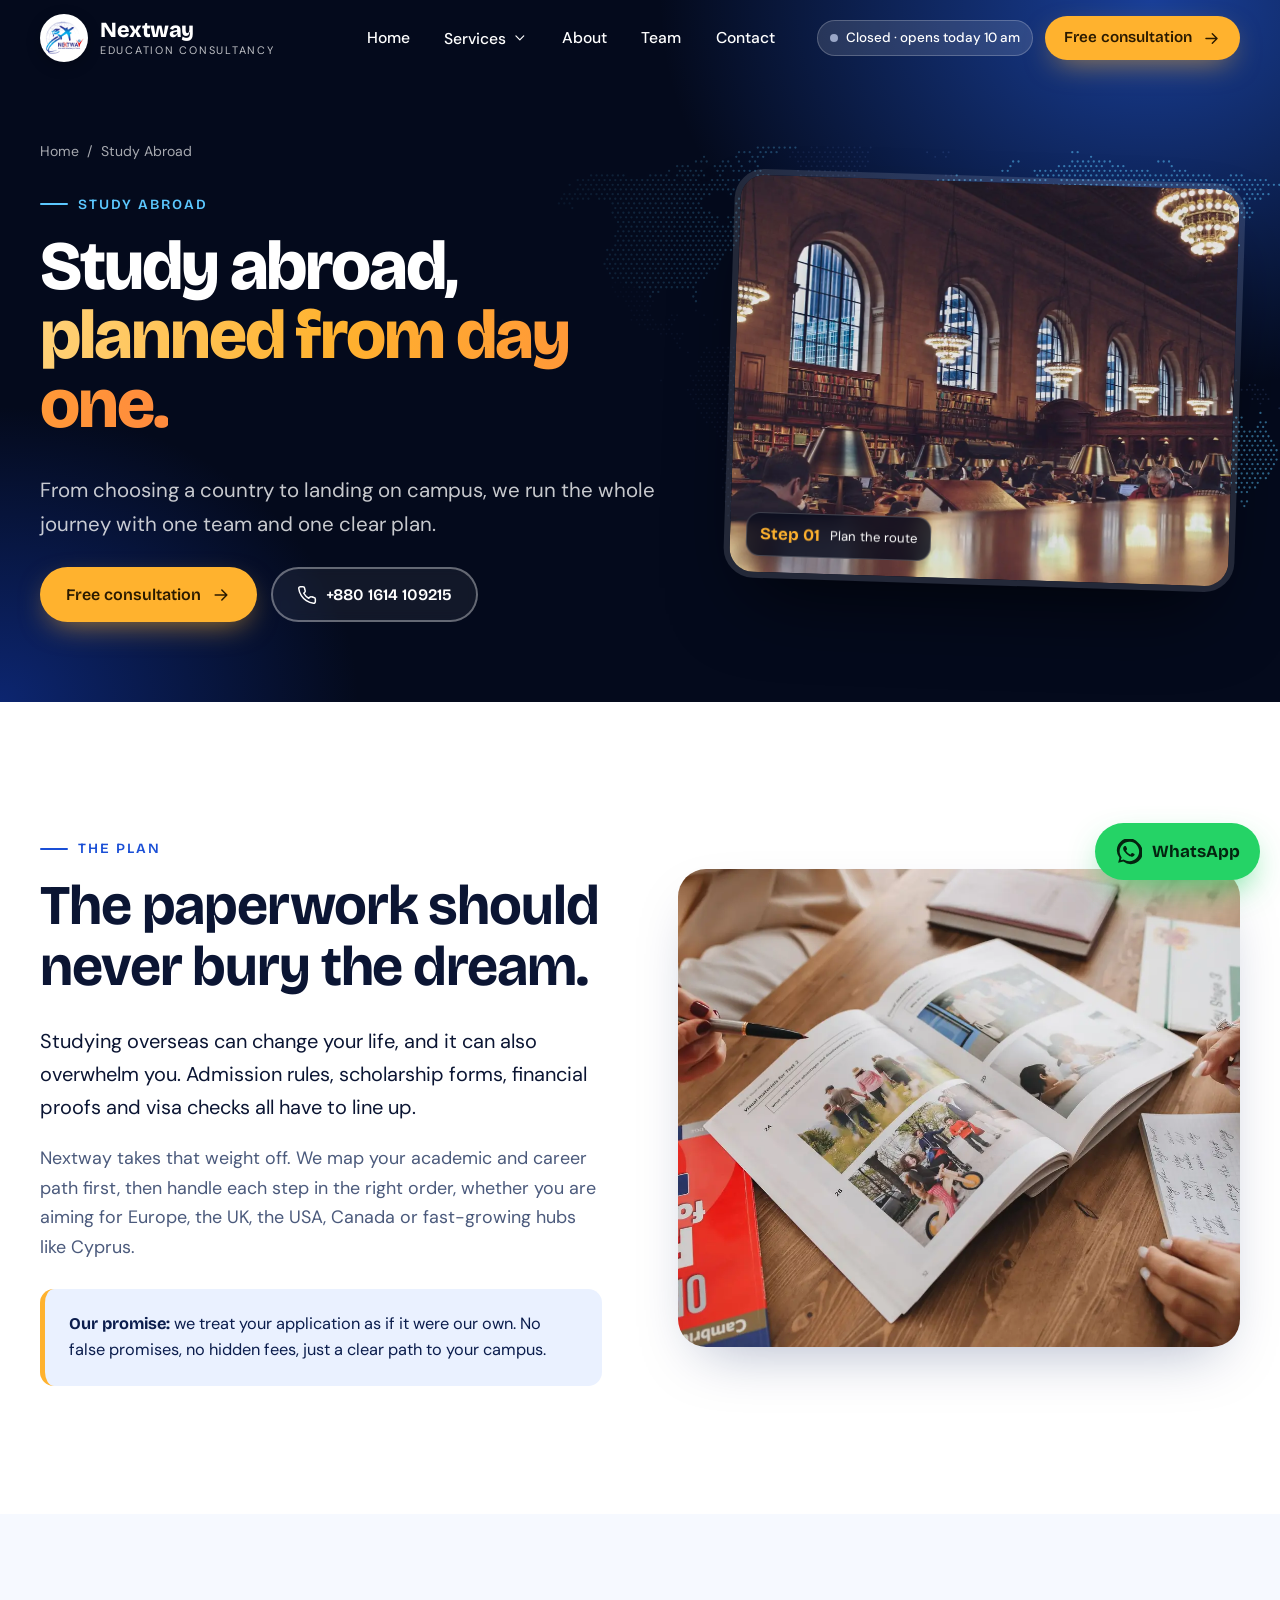
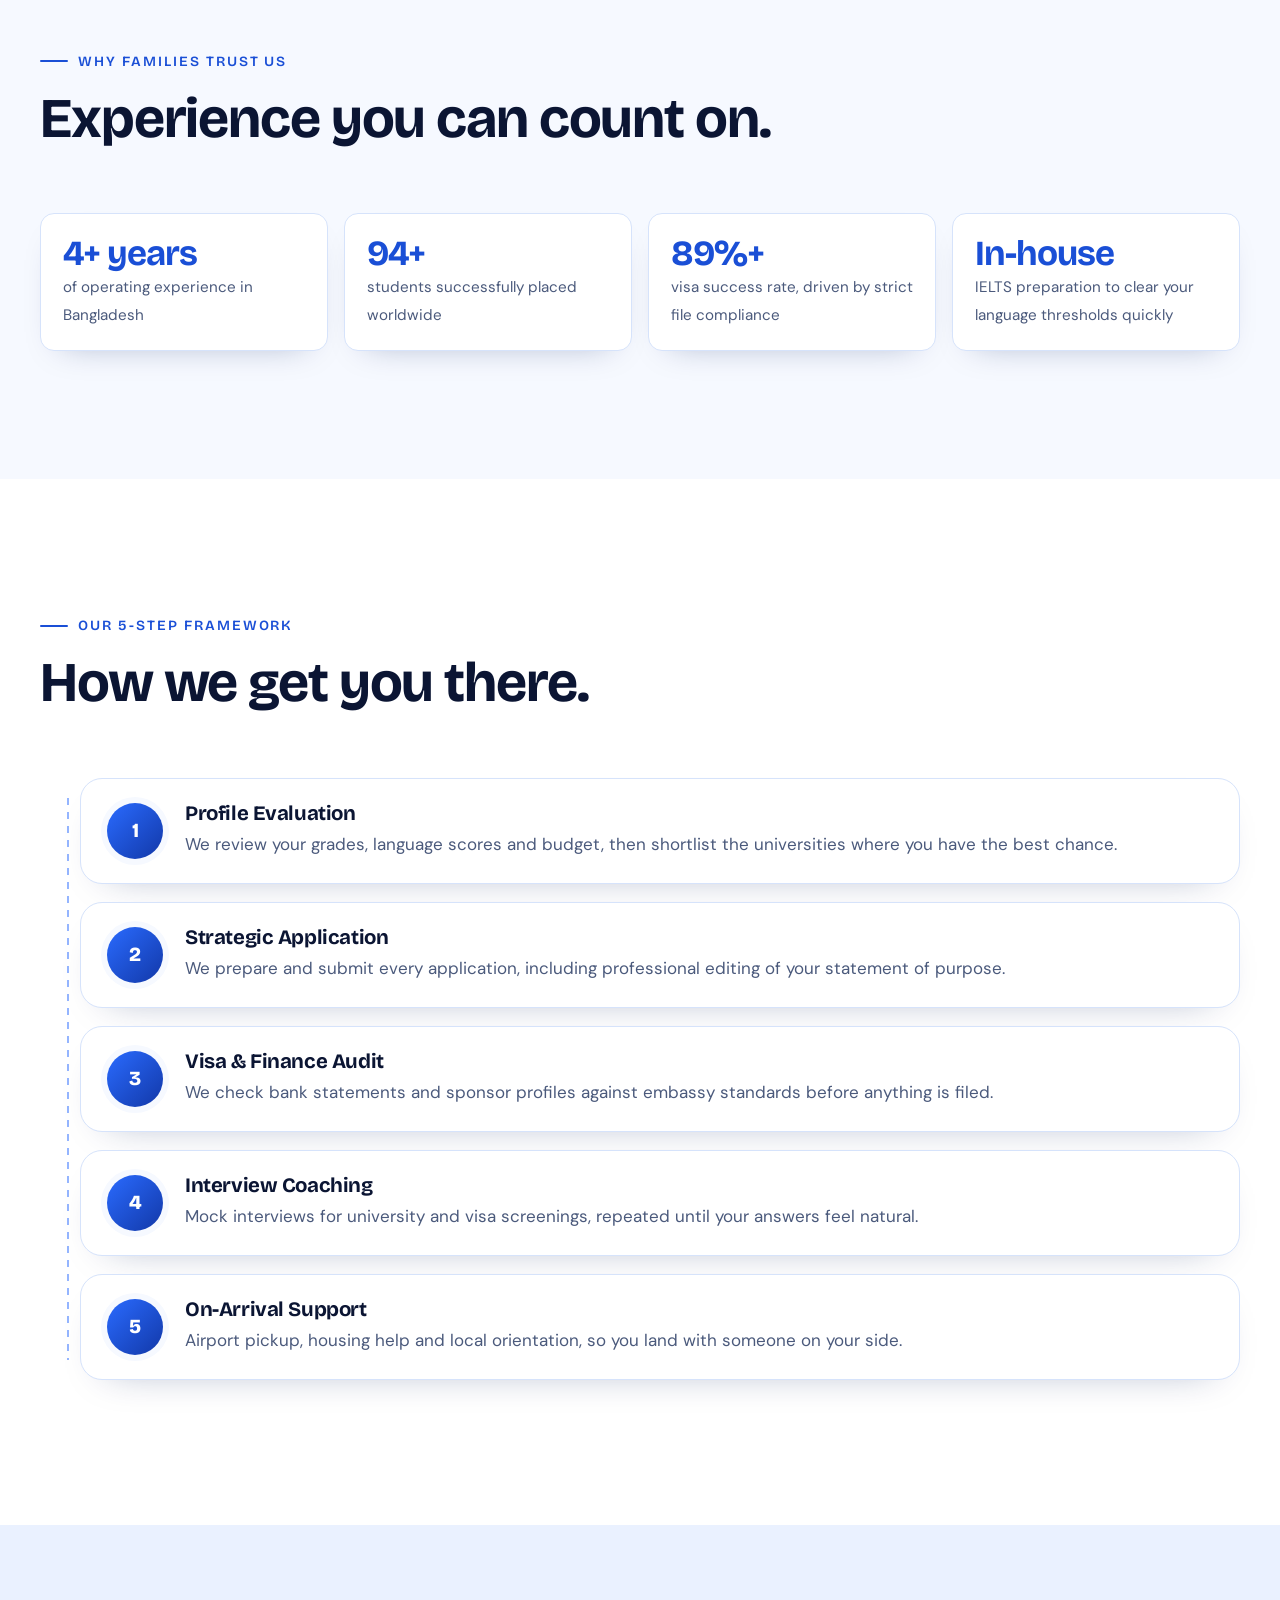
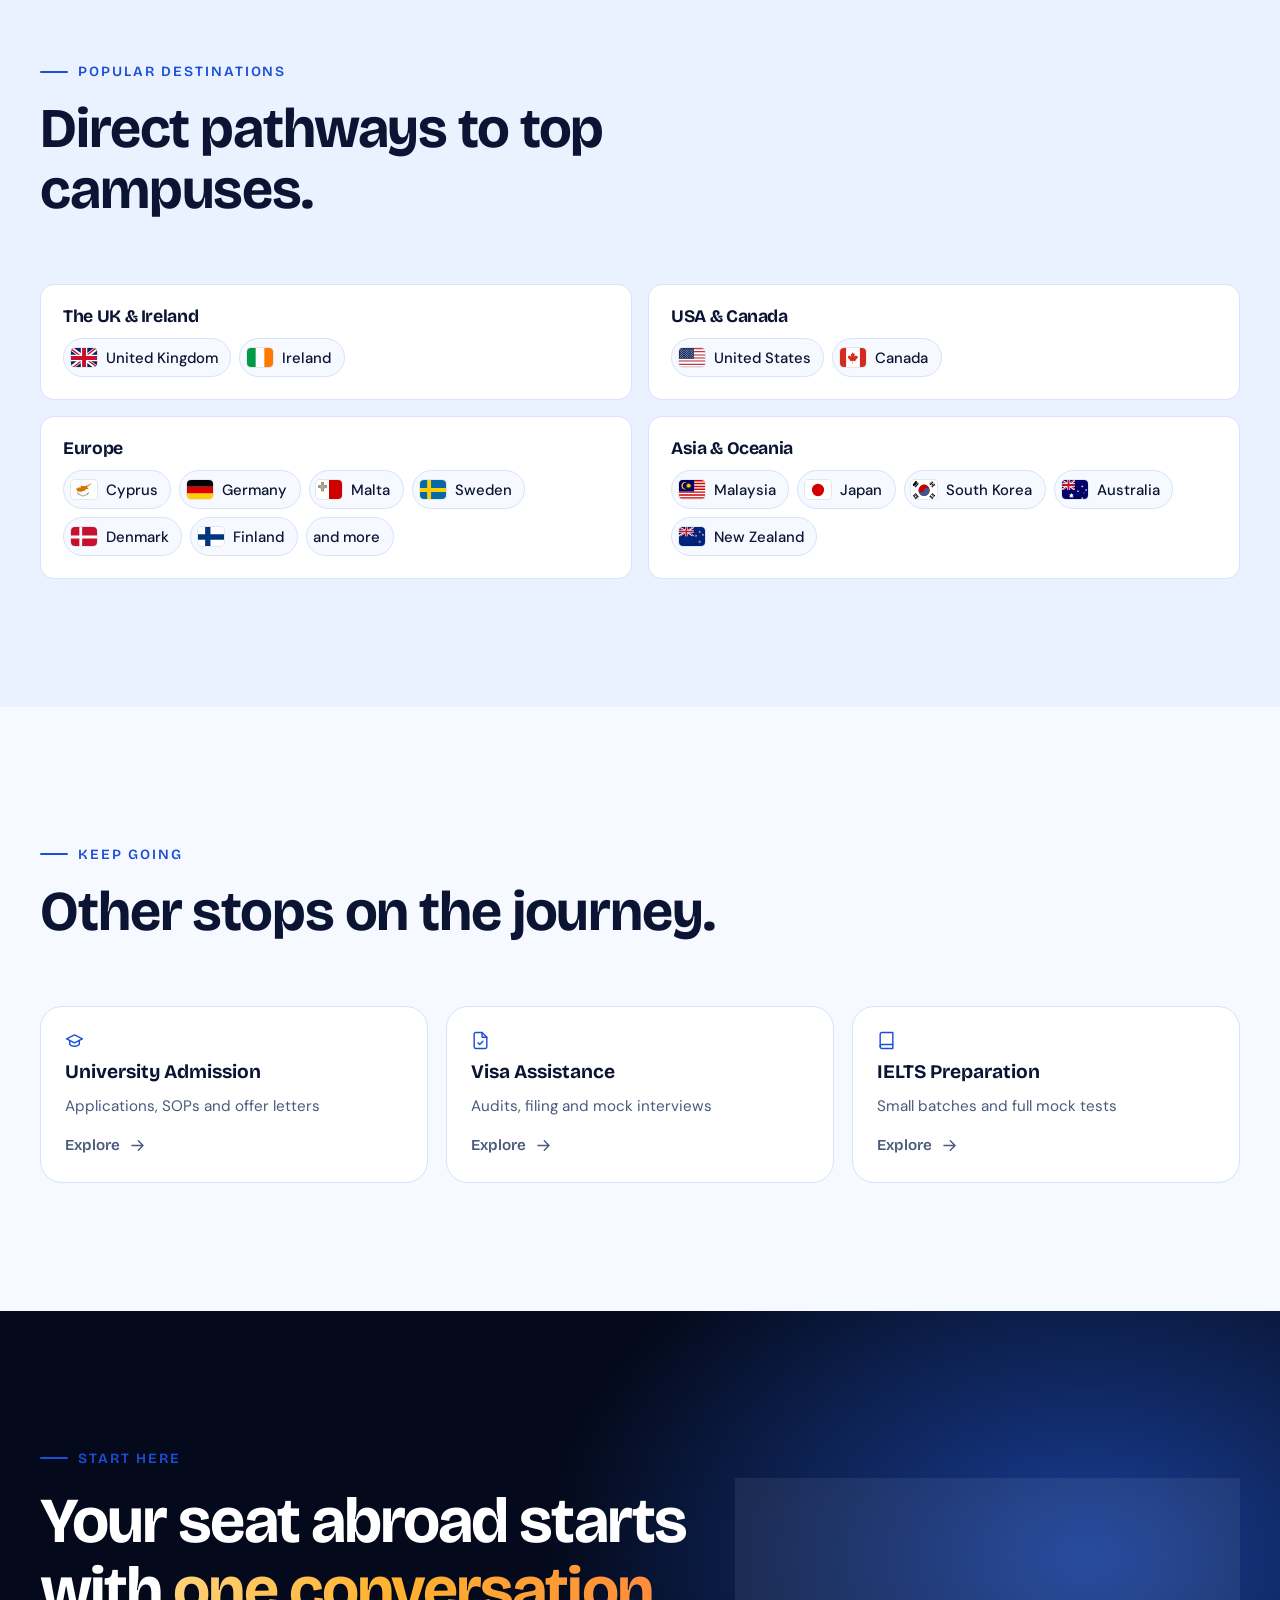
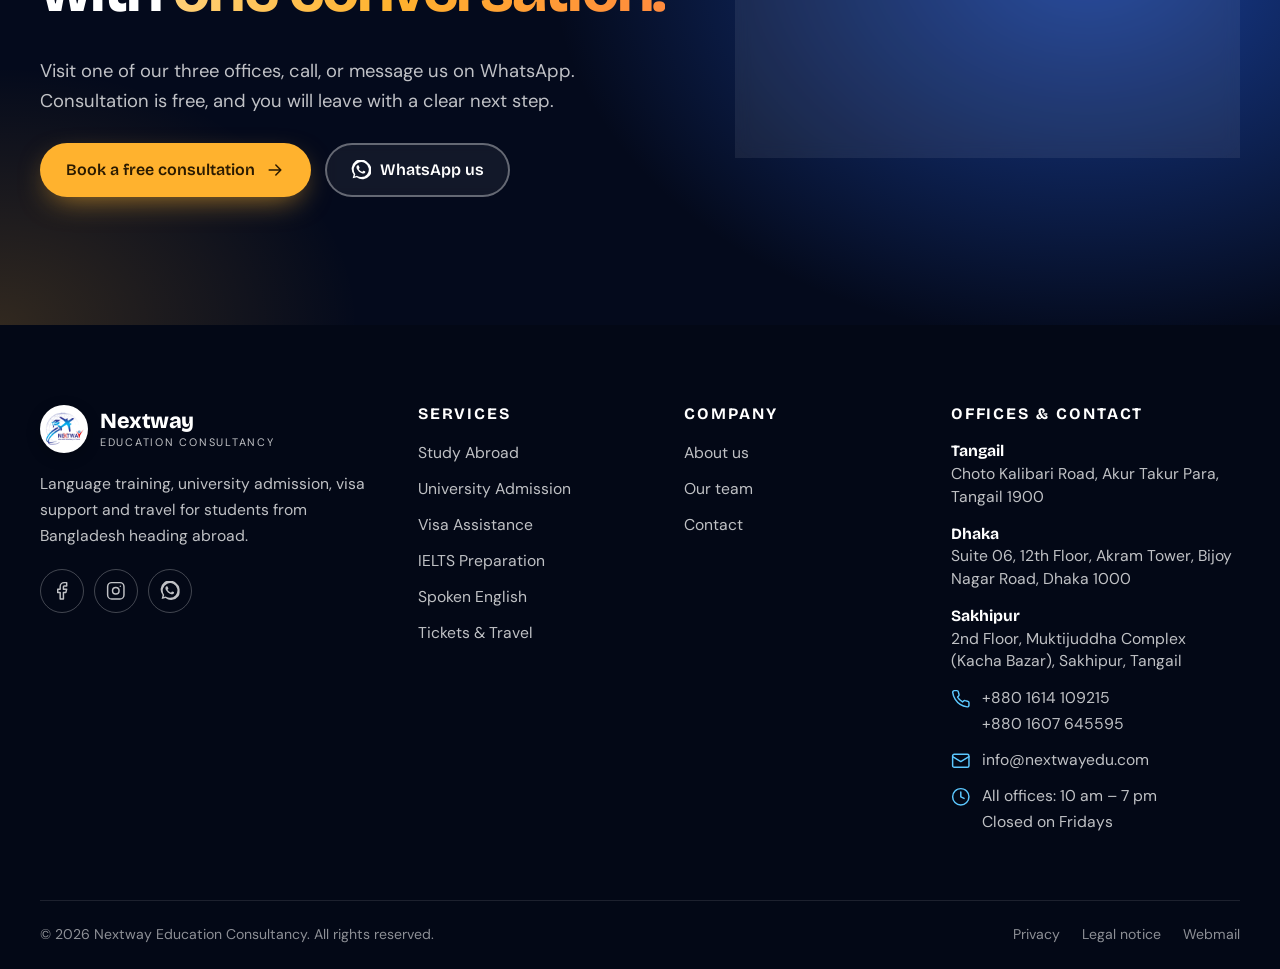
<file: study-abroad/index.html>
<!doctype html>
<html lang="en">
<head>
<meta charset="utf-8">
<meta name="viewport" content="width=device-width, initial-scale=1">
<title>Study Abroad Consultancy in Tangail &amp; Dhaka | Nextway Education Consultancy</title>
<meta name="description" content="Plan your study abroad journey with Nextway in Tangail: profile evaluation, applications, visa and finance audit, interview coaching and on-arrival support.">
<link rel="canonical" href="https://nextwayedu.com/study-abroad/">
<meta name="theme-color" content="#040a1c">
<meta property="og:type" content="website"><meta property="og:site_name" content="Nextway Education Consultancy">
<meta property="og:title" content="Study Abroad Consultancy in Tangail &amp; Dhaka | Nextway Education Consultancy"><meta property="og:description" content="Plan your study abroad journey with Nextway in Tangail: profile evaluation, applications, visa and finance audit, interview coaching and on-arrival support.">
<meta property="og:url" content="https://nextwayedu.com/study-abroad/"><meta property="og:image" content="https://nextwayedu.com/assets/img/og.jpg"><meta property="og:locale" content="en_US">
<meta name="twitter:card" content="summary_large_image">
<link rel="icon" type="image/png" sizes="32x32" href="/assets/img/favicon-32.png">
<link rel="icon" type="image/png" sizes="64x64" href="/assets/img/favicon-64.png">
<link rel="apple-touch-icon" href="/assets/img/apple-touch-icon.png">
<link rel="preload" href="/assets/fonts/bricolage-latin.woff2" as="font" type="font/woff2" crossorigin>
<link rel="preload" href="/assets/fonts/dmsans-latin.woff2" as="font" type="font/woff2" crossorigin>
<link rel="stylesheet" href="/assets/css/style.css">


</head>
<body>
<svg width="0" height="0" style="position:absolute" aria-hidden="true"><defs><symbol id="i-arrow" viewBox="0 0 24 24" fill="none" stroke="currentColor" stroke-width="1.8" stroke-linecap="round" stroke-linejoin="round"><path d="M5 12h14M13 6l6 6-6 6"/></symbol><symbol id="i-phone" viewBox="0 0 24 24" fill="none" stroke="currentColor" stroke-width="1.8" stroke-linecap="round" stroke-linejoin="round"><path d="M22 16.9v3a2 2 0 0 1-2.2 2 19.8 19.8 0 0 1-8.6-3.1 19.5 19.5 0 0 1-6-6A19.8 19.8 0 0 1 2.1 4.2 2 2 0 0 1 4.1 2h3a2 2 0 0 1 2 1.7c.1 1 .4 1.9.7 2.8a2 2 0 0 1-.5 2.1L8.1 9.9a16 16 0 0 0 6 6l1.3-1.3a2 2 0 0 1 2.1-.4c.9.3 1.8.6 2.8.7a2 2 0 0 1 1.7 2z"/></symbol><symbol id="i-mail" viewBox="0 0 24 24" fill="none" stroke="currentColor" stroke-width="1.8" stroke-linecap="round" stroke-linejoin="round"><rect x="2" y="4" width="20" height="16" rx="2"/><path d="m22 7-10 6L2 7"/></symbol><symbol id="i-pin" viewBox="0 0 24 24" fill="none" stroke="currentColor" stroke-width="1.8" stroke-linecap="round" stroke-linejoin="round"><path d="M20 10c0 6-8 12-8 12S4 16 4 10a8 8 0 0 1 16 0z"/><circle cx="12" cy="10" r="3"/></symbol><symbol id="i-clock" viewBox="0 0 24 24" fill="none" stroke="currentColor" stroke-width="1.8" stroke-linecap="round" stroke-linejoin="round"><circle cx="12" cy="12" r="10"/><path d="M12 6v6l4 2"/></symbol><symbol id="i-check" viewBox="0 0 24 24" fill="none" stroke="currentColor" stroke-width="1.8" stroke-linecap="round" stroke-linejoin="round"><path d="M20 6 9 17l-5-5"/></symbol><symbol id="i-plane" viewBox="0 0 24 24" fill="none" stroke="currentColor" stroke-width="1.8" stroke-linecap="round" stroke-linejoin="round"><path d="M17.8 19.2 16 11l3.5-3.5C21 6 21.5 4 21 3c-1-.5-3 0-4.5 1.5L13 8 4.8 6.2c-.5-.1-.9.1-1.1.5l-.3.5c-.2.5-.1 1 .3 1.3L9 12l-2 3H4l-1 1 3 2 2 3 1-1v-3l3-2 3.5 5.3c.3.4.8.5 1.3.3l.5-.2c.4-.3.6-.7.5-1.2z"/></symbol><symbol id="i-globe" viewBox="0 0 24 24" fill="none" stroke="currentColor" stroke-width="1.8" stroke-linecap="round" stroke-linejoin="round"><circle cx="12" cy="12" r="10"/><path d="M2 12h20M12 2a15.3 15.3 0 0 1 4 10 15.3 15.3 0 0 1-4 10 15.3 15.3 0 0 1-4-10 15.3 15.3 0 0 1 4-10z"/></symbol><symbol id="i-users" viewBox="0 0 24 24" fill="none" stroke="currentColor" stroke-width="1.8" stroke-linecap="round" stroke-linejoin="round"><path d="M16 21v-2a4 4 0 0 0-4-4H6a4 4 0 0 0-4 4v2"/><circle cx="9" cy="7" r="4"/><path d="M22 21v-2a4 4 0 0 0-3-3.9M16 3.1a4 4 0 0 1 0 7.8"/></symbol><symbol id="i-shield" viewBox="0 0 24 24" fill="none" stroke="currentColor" stroke-width="1.8" stroke-linecap="round" stroke-linejoin="round"><path d="M12 22s8-4 8-10V5l-8-3-8 3v7c0 6 8 10 8 10z"/><path d="m9 12 2 2 4-4"/></symbol><symbol id="i-cap" viewBox="0 0 24 24" fill="none" stroke="currentColor" stroke-width="1.8" stroke-linecap="round" stroke-linejoin="round"><path d="M22 10 12 5 2 10l10 5 10-5z"/><path d="M6 12v5c3 3 9 3 12 0v-5"/></symbol><symbol id="i-ticket" viewBox="0 0 24 24" fill="none" stroke="currentColor" stroke-width="1.8" stroke-linecap="round" stroke-linejoin="round"><path d="M2 9a3 3 0 0 1 0 6v2a2 2 0 0 0 2 2h16a2 2 0 0 0 2-2v-2a3 3 0 0 1 0-6V7a2 2 0 0 0-2-2H4a2 2 0 0 0-2 2z"/><path d="M13 5v2M13 17v2M13 11v2"/></symbol><symbol id="i-passport" viewBox="0 0 24 24" fill="none" stroke="currentColor" stroke-width="1.8" stroke-linecap="round" stroke-linejoin="round"><path d="M14 2H6a2 2 0 0 0-2 2v16a2 2 0 0 0 2 2h12a2 2 0 0 0 2-2V8z"/><path d="M14 2v6h6M9 15l2 2 4-4"/></symbol><symbol id="i-mic" viewBox="0 0 24 24" fill="none" stroke="currentColor" stroke-width="1.8" stroke-linecap="round" stroke-linejoin="round"><rect x="9" y="2" width="6" height="12" rx="3"/><path d="M19 10v2a7 7 0 0 1-14 0v-2M12 19v3"/></symbol><symbol id="i-book" viewBox="0 0 24 24" fill="none" stroke="currentColor" stroke-width="1.8" stroke-linecap="round" stroke-linejoin="round"><path d="M4 19.5A2.5 2.5 0 0 1 6.5 17H20"/><path d="M6.5 2H20v20H6.5A2.5 2.5 0 0 1 4 19.5v-15A2.5 2.5 0 0 1 6.5 2z"/></symbol><symbol id="i-chat" viewBox="0 0 24 24" fill="none" stroke="currentColor" stroke-width="1.8" stroke-linecap="round" stroke-linejoin="round"><path d="M21 15a2 2 0 0 1-2 2H7l-4 4V5a2 2 0 0 1 2-2h14a2 2 0 0 1 2 2z"/></symbol><symbol id="i-fb" viewBox="0 0 24 24" fill="none" stroke="currentColor" stroke-width="1.8" stroke-linecap="round" stroke-linejoin="round"><path d="M18 2h-3a5 5 0 0 0-5 5v3H7v4h3v8h4v-8h3l1-4h-4V7a1 1 0 0 1 1-1h3z"/></symbol><symbol id="i-ig" viewBox="0 0 24 24" fill="none" stroke="currentColor" stroke-width="1.8" stroke-linecap="round" stroke-linejoin="round"><rect x="2" y="2" width="20" height="20" rx="5"/><circle cx="12" cy="12" r="4"/><path d="M17.5 6.5h.01"/></symbol><symbol id="i-quote" viewBox="0 0 24 24" fill="none" stroke="currentColor" stroke-width="1.8" stroke-linecap="round" stroke-linejoin="round"><path d="M10 11H6a1 1 0 0 1-1-1V7a1 1 0 0 1 1-1h3a1 1 0 0 1 1 1v8c0 2-1 4-4 5M20 11h-4a1 1 0 0 1-1-1V7a1 1 0 0 1 1-1h3a1 1 0 0 1 1 1v8c0 2-1 4-4 5"/></symbol><symbol id="i-plus" viewBox="0 0 24 24" fill="none" stroke="currentColor" stroke-width="1.8" stroke-linecap="round" stroke-linejoin="round"><path d="M12 5v14M5 12h14"/></symbol><symbol id="i-chev" viewBox="0 0 24 24" fill="none" stroke="currentColor" stroke-width="1.8" stroke-linecap="round" stroke-linejoin="round"><path d="m6 9 6 6 6-6"/></symbol><symbol id="i-menu" viewBox="0 0 24 24" fill="none" stroke="currentColor" stroke-width="1.8" stroke-linecap="round" stroke-linejoin="round"><path d="M4 7h16M4 12h16M4 17h16"/></symbol><symbol id="i-close" viewBox="0 0 24 24" fill="none" stroke="currentColor" stroke-width="1.8" stroke-linecap="round" stroke-linejoin="round"><path d="M18 6 6 18M6 6l12 12"/></symbol><symbol id="i-send" viewBox="0 0 24 24" fill="none" stroke="currentColor" stroke-width="1.8" stroke-linecap="round" stroke-linejoin="round"><path d="m22 2-7 20-4-9-9-4z"/><path d="M22 2 11 13"/></symbol><symbol id="i-wa" viewBox="0 0 24 24" fill="none" stroke="currentColor" stroke-width="1.8" stroke-linecap="round" stroke-linejoin="round"><path d="M20.5 3.5A11 11 0 0 0 3.2 17.3L2 22l4.8-1.2A11 11 0 0 0 20.5 3.5zm-8.4 17a9 9 0 0 1-4.6-1.3l-.3-.2-2.8.7.8-2.7-.2-.3a9 9 0 1 1 7.1 3.8zm5-6.7c-.3-.1-1.6-.8-1.9-.9s-.5-.1-.6.1-.7.9-.9 1.1-.3.2-.6.1a7.4 7.4 0 0 1-3.7-3.2c-.3-.5.3-.5.8-1.5.1-.2 0-.3 0-.5l-.9-2.1c-.2-.5-.5-.5-.6-.5h-.5a1 1 0 0 0-.7.3 3 3 0 0 0-.9 2.2 5.1 5.1 0 0 0 1.1 2.7 11.7 11.7 0 0 0 4.5 4c1.7.7 2.3.8 3.1.7a2.6 2.6 0 0 0 1.7-1.2 2.1 2.1 0 0 0 .1-1.2c0-.1-.2-.2-.5-.3z" fill="currentColor" stroke="none"/></symbol></defs></svg>
<a class="skip" href="#main">Skip to content</a>
<header class="site-header">
<div class="container nav">
<a class="brand" href="/" aria-label="Nextway Education Consultancy — home"><img src="/assets/img/logo.webp" alt="" width="48" height="48"><span class="brand-text"><b>Nextway</b><small>Education Consultancy</small></span></a>
<ul class="nav-links" id="nav-links">
<li><a href="/">Home</a></li>
<li class="has-sub"><button class="sub-toggle" aria-expanded="false" aria-haspopup="true">Services <svg class="icon " aria-hidden="true"><use href="#i-chev"/></svg></button>
<div class="submenu"><a href="/study-abroad/" aria-current="page"><svg class="icon " aria-hidden="true"><use href="#i-globe"/></svg><span><b>Study Abroad</b><small>Plan your route from profile to enrolment</small></span></a><a href="/university-admission/"><svg class="icon " aria-hidden="true"><use href="#i-cap"/></svg><span><b>University Admission</b><small>Applications, SOPs and offer letters</small></span></a><a href="/visa-assistance/"><svg class="icon " aria-hidden="true"><use href="#i-passport"/></svg><span><b>Visa Assistance</b><small>Audits, filing and mock interviews</small></span></a><a href="/ielts/"><svg class="icon " aria-hidden="true"><use href="#i-book"/></svg><span><b>IELTS Preparation</b><small>Small batches and full mock tests</small></span></a><a href="/spoken-english/"><svg class="icon " aria-hidden="true"><use href="#i-mic"/></svg><span><b>Spoken English</b><small>Fluency, grammar and confidence</small></span></a><a href="/ticket-and-travel/"><svg class="icon " aria-hidden="true"><use href="#i-ticket"/></svg><span><b>Tickets & Travel</b><small>Student fares and smart routes</small></span></a></div></li>
<li><a href="/#about">About</a></li>
<li><a href="/team/">Team</a></li>
<li><a href="/contact/">Contact</a></li>
<li class="nav-cta"><a class="btn btn-amber" href="/contact/">Book a free consultation <svg class="icon arrow" aria-hidden="true"><use href="#i-arrow"/></svg></a></li>
</ul>
<div class="nav-actions">
<span class="open-pill" data-status><i class="dot"></i><span class="status-text">Sat–Thu · 10 am–7 pm</span></span>
<a class="btn btn-amber btn-sm" href="/contact/">Free consultation <svg class="icon arrow" aria-hidden="true"><use href="#i-arrow"/></svg></a>
<button class="menu-btn" aria-label="Menu" aria-expanded="false" aria-controls="nav-links"><svg class="icon m" aria-hidden="true"><use href="#i-menu"/></svg><svg class="icon x" aria-hidden="true"><use href="#i-close"/></svg></button>
</div>
</div>
</header>
<main id="main">
<section class="page-hero">
<img class="ph-map" src="/assets/img/world-dots-dark.svg" alt="" aria-hidden="true">
<div class="container ph-grid">
<div>
<nav class="crumbs" aria-label="Breadcrumb"><a href="/">Home</a> / <span>Study Abroad</span></nav>
<span class="kicker">Study Abroad</span>
<h1>Study abroad, <span class="grad">planned from day one.</span></h1>
<p class="lead">From choosing a country to landing on campus, we run the whole journey with one team and one clear plan.</p>
<div class="cta-row"><a class="btn btn-amber" href="/contact/">Free consultation <svg class="icon arrow" aria-hidden="true"><use href="#i-arrow"/></svg></a><a class="btn btn-ghost" href="tel:+8801614109215"><svg class="icon " aria-hidden="true"><use href="#i-phone"/></svg> <span class="d-only">+880 1614 109215</span><span class="m-only">Call us</span></a></div>
</div>
<div class="ph-photo"><img src="/assets/img/library.webp" alt="A grand university reading room" width="1400" height="933" fetchpriority="high"><div class="stamp"><b>Step 01</b><span>Plan the route</span></div></div>
</div>
</section><section class="section"><div class="container split">
<div class="prose reveal"><span class="kicker">The plan</span><h2 class="h2">The paperwork should never bury the dream.</h2>
<p>Studying overseas can change your life, and it can also overwhelm you. Admission rules, scholarship forms, financial proofs and visa checks all have to line up.</p>
<p>Nextway takes that weight off. We map your academic and career path first, then handle each step in the right order, whether you are aiming for Europe, the UK, the USA, Canada or fast-growing hubs like Cyprus.</p>
<div class="promise"><b>Our promise:</b> we treat your application as if it were our own. No false promises, no hidden fees, just a clear path to your campus.</div></div>
<div class="photo-frame reveal" style="--d:1"><img src="/assets/img/reading.webp" alt="Students working through a course book together" loading="lazy" width="1400" height="933"></div>
</div></section>
<section class="section bg-ice"><div class="container"><div class="sec-head reveal"><span class="kicker">Why families trust us</span><h2 class="h2">Experience you can count on.</h2></div>
<div class="stat-row">
<div class="stat reveal"><b data-count="4" data-suffix="+ years">4+ years</b><span>of operating experience in Bangladesh</span></div>
<div class="stat reveal" style="--d:1"><b data-count="100" data-suffix="+">100+</b><span>students successfully placed worldwide</span></div>
<div class="stat reveal" style="--d:2"><b data-count="95" data-suffix="%+">95%+</b><span>visa success rate, driven by strict file compliance</span></div>
<div class="stat reveal" style="--d:3"><b>In-house</b><span>IELTS preparation to clear your language thresholds quickly</span></div>
</div></div></section>
<section class="section"><div class="container"><div class="sec-head reveal"><span class="kicker">Our 5-step framework</span><h2 class="h2">How we get you there.</h2></div>
<ol class="timeline"><li class="step reveal" style="--d:0"><span class="n">1</span><div><h3>Profile Evaluation</h3><p>We review your grades, language scores and budget, then shortlist the universities where you have the best chance.</p></div></li><li class="step reveal" style="--d:1"><span class="n">2</span><div><h3>Strategic Application</h3><p>We prepare and submit every application, including professional editing of your statement of purpose.</p></div></li><li class="step reveal" style="--d:2"><span class="n">3</span><div><h3>Visa & Finance Audit</h3><p>We check bank statements and sponsor profiles against embassy standards before anything is filed.</p></div></li><li class="step reveal" style="--d:3"><span class="n">4</span><div><h3>Interview Coaching</h3><p>Mock interviews for university and visa screenings, repeated until your answers feel natural.</p></div></li><li class="step reveal" style="--d:4"><span class="n">5</span><div><h3>On-Arrival Support</h3><p>Airport pickup, housing help and local orientation, so you land with someone on your side.</p></div></li></ol>
</div></section>
<section class="section bg-ice dest"><div class="container"><div class="sec-head reveal"><span class="kicker">Popular destinations</span><h2 class="h2">Direct pathways to top campuses.</h2></div>
<div class="region-list">
<div class="region reveal"><h3>The UK &amp; Ireland</h3><div class="flags"><span class="flag" data-code="gb" data-name="United Kingdom"><img src="/assets/flags/gb.svg" alt="" width="26" height="19" loading="lazy">United Kingdom</span><span class="flag" data-code="ie" data-name="Ireland"><img src="/assets/flags/ie.svg" alt="" width="26" height="19" loading="lazy">Ireland</span></div></div>
<div class="region reveal" style="--d:1"><h3>USA &amp; Canada</h3><div class="flags"><span class="flag" data-code="us" data-name="United States"><img src="/assets/flags/us.svg" alt="" width="26" height="19" loading="lazy">United States</span><span class="flag" data-code="ca" data-name="Canada"><img src="/assets/flags/ca.svg" alt="" width="26" height="19" loading="lazy">Canada</span></div></div>
<div class="region reveal"><h3>Europe</h3><div class="flags"><span class="flag" data-code="cy" data-name="Cyprus"><img src="/assets/flags/cy.svg" alt="" width="26" height="19" loading="lazy">Cyprus</span><span class="flag" data-code="de" data-name="Germany"><img src="/assets/flags/de.svg" alt="" width="26" height="19" loading="lazy">Germany</span><span class="flag" data-code="mt" data-name="Malta"><img src="/assets/flags/mt.svg" alt="" width="26" height="19" loading="lazy">Malta</span><span class="flag" data-code="se" data-name="Sweden"><img src="/assets/flags/se.svg" alt="" width="26" height="19" loading="lazy">Sweden</span><span class="flag" data-code="dk" data-name="Denmark"><img src="/assets/flags/dk.svg" alt="" width="26" height="19" loading="lazy">Denmark</span><span class="flag" data-code="fi" data-name="Finland"><img src="/assets/flags/fi.svg" alt="" width="26" height="19" loading="lazy">Finland</span><span class="flag">and more</span></div></div>
<div class="region reveal" style="--d:1"><h3>Asia &amp; Oceania</h3><div class="flags"><span class="flag" data-code="my" data-name="Malaysia"><img src="/assets/flags/my.svg" alt="" width="26" height="19" loading="lazy">Malaysia</span><span class="flag" data-code="jp" data-name="Japan"><img src="/assets/flags/jp.svg" alt="" width="26" height="19" loading="lazy">Japan</span><span class="flag" data-code="kr" data-name="South Korea"><img src="/assets/flags/kr.svg" alt="" width="26" height="19" loading="lazy">South Korea</span><span class="flag" data-code="au" data-name="Australia"><img src="/assets/flags/au.svg" alt="" width="26" height="19" loading="lazy">Australia</span><span class="flag" data-code="nz" data-name="New Zealand"><img src="/assets/flags/nz.svg" alt="" width="26" height="19" loading="lazy">New Zealand</span></div></div>
</div></div></section>
<section class="section bg-ice"><div class="container"><div class="sec-head"><span class="kicker">Keep going</span><h2 class="h2">Other stops on the journey.</h2></div><div class="related"><a href="/university-admission/" class="reveal"><span class="ico" style="color:var(--blue-600)"><svg class="icon " aria-hidden="true"><use href="#i-cap"/></svg></span><b>University Admission</b><span>Applications, SOPs and offer letters</span><span class="link-arrow">Explore <svg class="icon " aria-hidden="true"><use href="#i-arrow"/></svg></span></a><a href="/visa-assistance/" class="reveal"><span class="ico" style="color:var(--blue-600)"><svg class="icon " aria-hidden="true"><use href="#i-passport"/></svg></span><b>Visa Assistance</b><span>Audits, filing and mock interviews</span><span class="link-arrow">Explore <svg class="icon " aria-hidden="true"><use href="#i-arrow"/></svg></span></a><a href="/ielts/" class="reveal"><span class="ico" style="color:var(--blue-600)"><svg class="icon " aria-hidden="true"><use href="#i-book"/></svg></span><b>IELTS Preparation</b><span>Small batches and full mock tests</span><span class="link-arrow">Explore <svg class="icon " aria-hidden="true"><use href="#i-arrow"/></svg></span></a></div></div></section><section class="section cta" aria-labelledby="cta-h">
<div class="container cta-inner">
<div class="reveal">
<span class="kicker">Start here</span>
<h2 id="cta-h">Your seat abroad starts with <span class="grad">one conversation.</span></h2>
<p>Visit one of our three offices, call, or message us on WhatsApp. Consultation is free, and you will leave with a clear next step.</p>
<div class="cta-row" style="justify-content:flex-start"><a class="btn btn-amber" href="/contact/">Book a free consultation <svg class="icon arrow" aria-hidden="true"><use href="#i-arrow"/></svg></a><a class="btn btn-ghost" href="https://wa.me/8801614109215?text=Hello%20Nextway%2C%20I%20would%20like%20a%20free%20consultation." rel="noopener"><svg class="icon fill" aria-hidden="true"><use href="#i-wa"/></svg> WhatsApp us</a></div>
</div>
<ul class="cta-card reveal" style="--d:2">
<li><svg class="icon " aria-hidden="true"><use href="#i-phone"/></svg><span><small>Call</small><a href="tel:+8801614109215"><b>+880 1614 109215</b></a></span></li>
<li><svg class="icon " aria-hidden="true"><use href="#i-pin"/></svg><span><small>Visit</small><a href="/contact/"><b>Tangail · Dhaka · Sakhipur</b></a></span></li>
<li><svg class="icon " aria-hidden="true"><use href="#i-clock"/></svg><span><small>Open</small><b>10 am – 7 pm, every day except Friday</b></span></li>
</ul>
</div>
</section>
</main>
<footer class="site-footer">
<div class="container foot-grid">
<div class="foot-brand">
<a class="brand" href="/"><img src="/assets/img/logo.webp" alt="" width="48" height="48" loading="lazy"><span class="brand-text"><b>Nextway</b><small>Education Consultancy</small></span></a>
<p class="foot-about">Language training, university admission, visa support and travel for students from Bangladesh heading abroad.</p>
<div class="socials"><a href="https://www.facebook.com/nextway2021/" rel="noopener" aria-label="Nextway on Facebook"><svg class="icon " aria-hidden="true"><use href="#i-fb"/></svg></a><a href="https://www.instagram.com/nextwayeducationconsultancy/" rel="noopener" aria-label="Nextway on Instagram"><svg class="icon " aria-hidden="true"><use href="#i-ig"/></svg></a><a href="https://wa.me/8801614109215" rel="noopener" aria-label="Nextway on WhatsApp"><svg class="icon fill" aria-hidden="true"><use href="#i-wa"/></svg></a></div>
</div>
<div><h4>Services</h4><ul><li><a href="/study-abroad/">Study Abroad</a></li><li><a href="/university-admission/">University Admission</a></li><li><a href="/visa-assistance/">Visa Assistance</a></li><li><a href="/ielts/">IELTS Preparation</a></li><li><a href="/spoken-english/">Spoken English</a></li><li><a href="/ticket-and-travel/">Tickets & Travel</a></li></ul></div>
<div><h4>Company</h4><ul><li><a href="/#about">About us</a></li><li><a href="/team/">Our team</a></li><li><a href="/contact/">Contact</a></li></ul></div>
<div><h4>Offices &amp; contact</h4><ul class="foot-contact">
<li><details class="foot-offices" open><summary><svg class="icon " aria-hidden="true"><use href="#i-pin"/></svg><span class="so">Our offices</span><svg class="icon chev" aria-hidden="true"><use href="#i-chev"/></svg></summary><div class="offs"><a href="https://maps.app.goo.gl/vwTyAUAMtYEENq6k8" rel="noopener"><b>Tangail</b>Choto Kalibari Road, Akur Takur Para, Tangail 1900</a><a href="https://maps.app.goo.gl/TQy71jqA4mWhxW3r6" rel="noopener"><b>Dhaka</b>Suite 06, 12th Floor, Akram Tower, Bijoy Nagar Road, Dhaka 1000</a><a href="https://maps.app.goo.gl/2W5rz34oygCHsrJ46" rel="noopener"><b>Sakhipur</b>2nd Floor, Muktijuddha Complex (Kacha Bazar), Sakhipur, Tangail</a></div></details></li>
<li><svg class="icon " aria-hidden="true"><use href="#i-phone"/></svg><span><a href="tel:+8801614109215">+880 1614 109215</a><br><a href="tel:+8801607645595">+880 1607 645595</a></span></li>
<li><svg class="icon " aria-hidden="true"><use href="#i-mail"/></svg><a href="mailto:info@nextwayedu.com">info@nextwayedu.com</a></li>
<li><svg class="icon " aria-hidden="true"><use href="#i-clock"/></svg><span>All offices: 10 am – 7 pm<br>Closed on Fridays</span></li>
</ul></div>
</div>
<div class="container foot-bar"><span>© <span data-year>2026</span> Nextway Education Consultancy. All rights reserved.</span><ul><li><a href="/privacy/">Privacy</a></li><li><a href="/legal-notice/">Legal notice</a></li><li><a href="https://server707.web-hosting.com:2096/" rel="noopener">Webmail</a></li></ul></div>
</footer>
<a class="wa-float" href="https://wa.me/8801614109215?text=Hello%20Nextway%2C%20I%20would%20like%20a%20free%20consultation." rel="noopener" aria-label="Chat with Nextway on WhatsApp"><svg class="icon fill" aria-hidden="true"><use href="#i-wa"/></svg><span>WhatsApp</span></a>
<script src="/assets/js/main.js" defer></script>
</body>
</html>
</file>
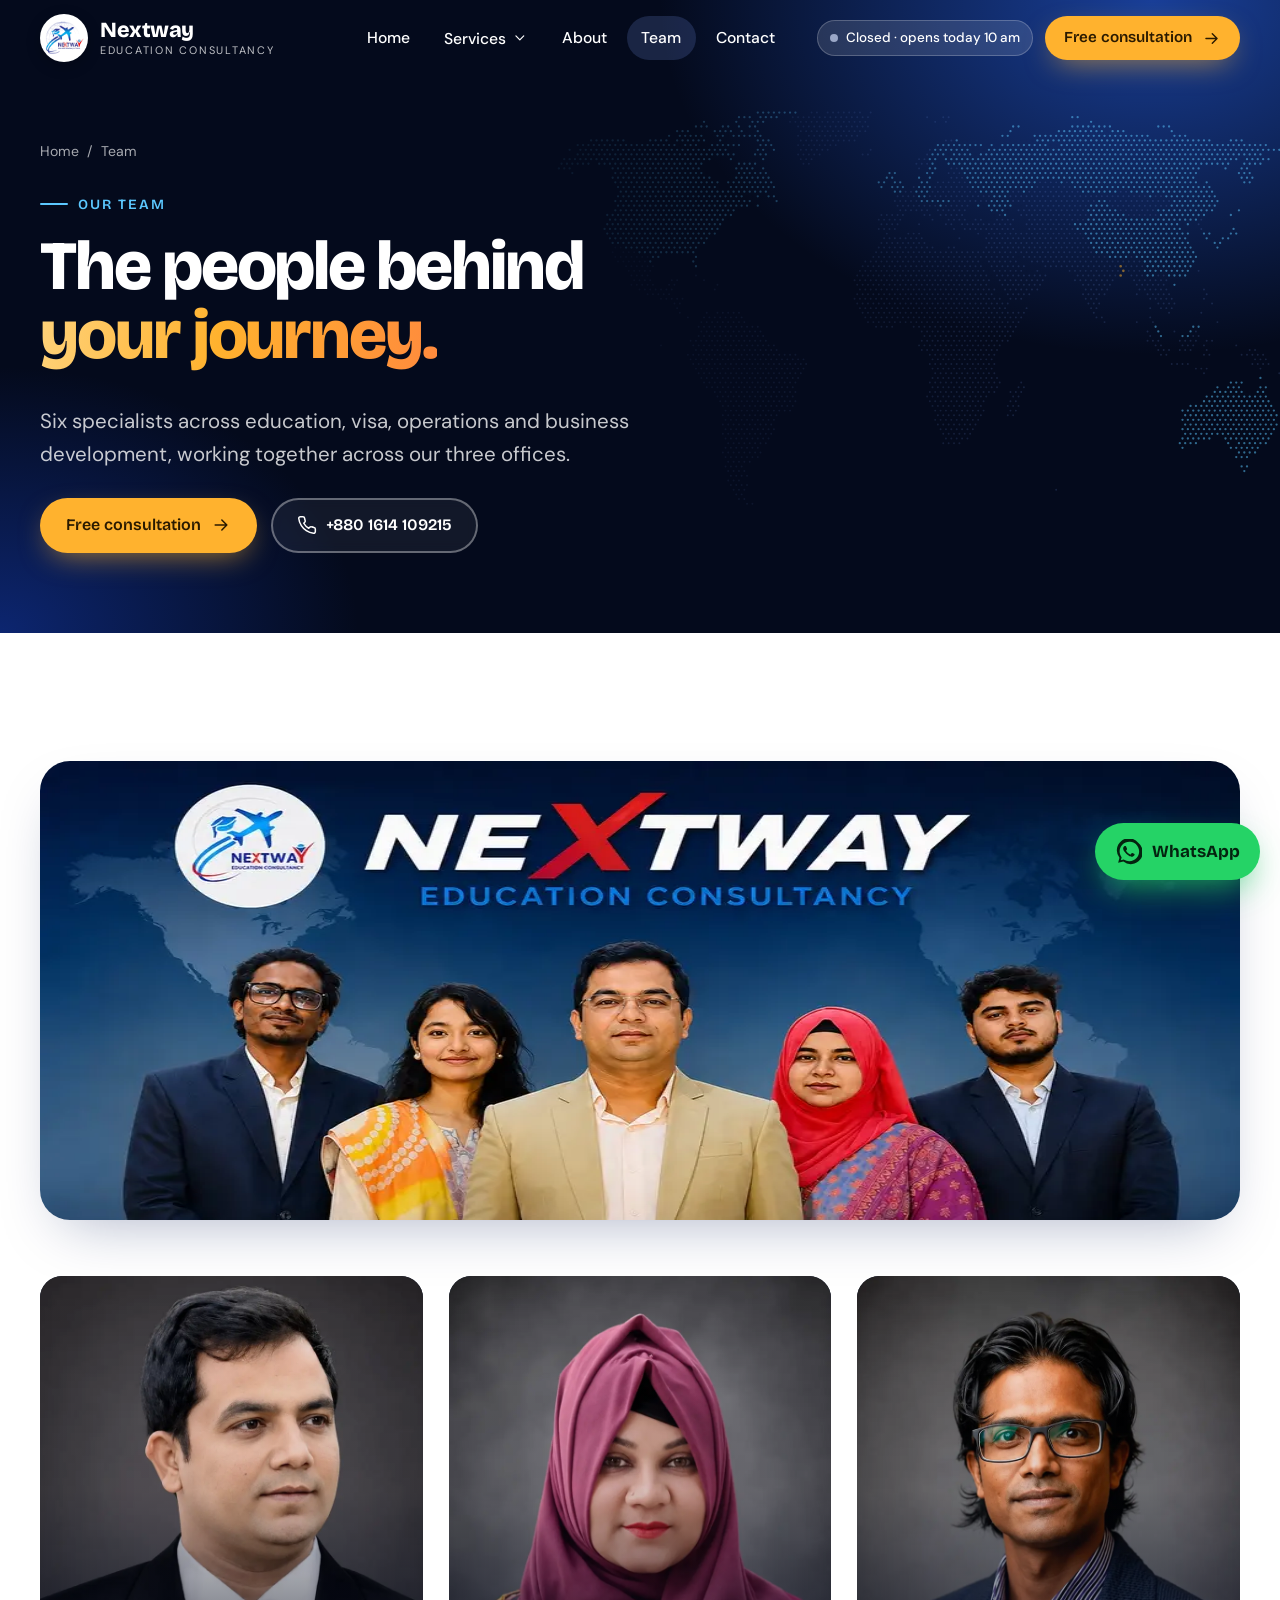
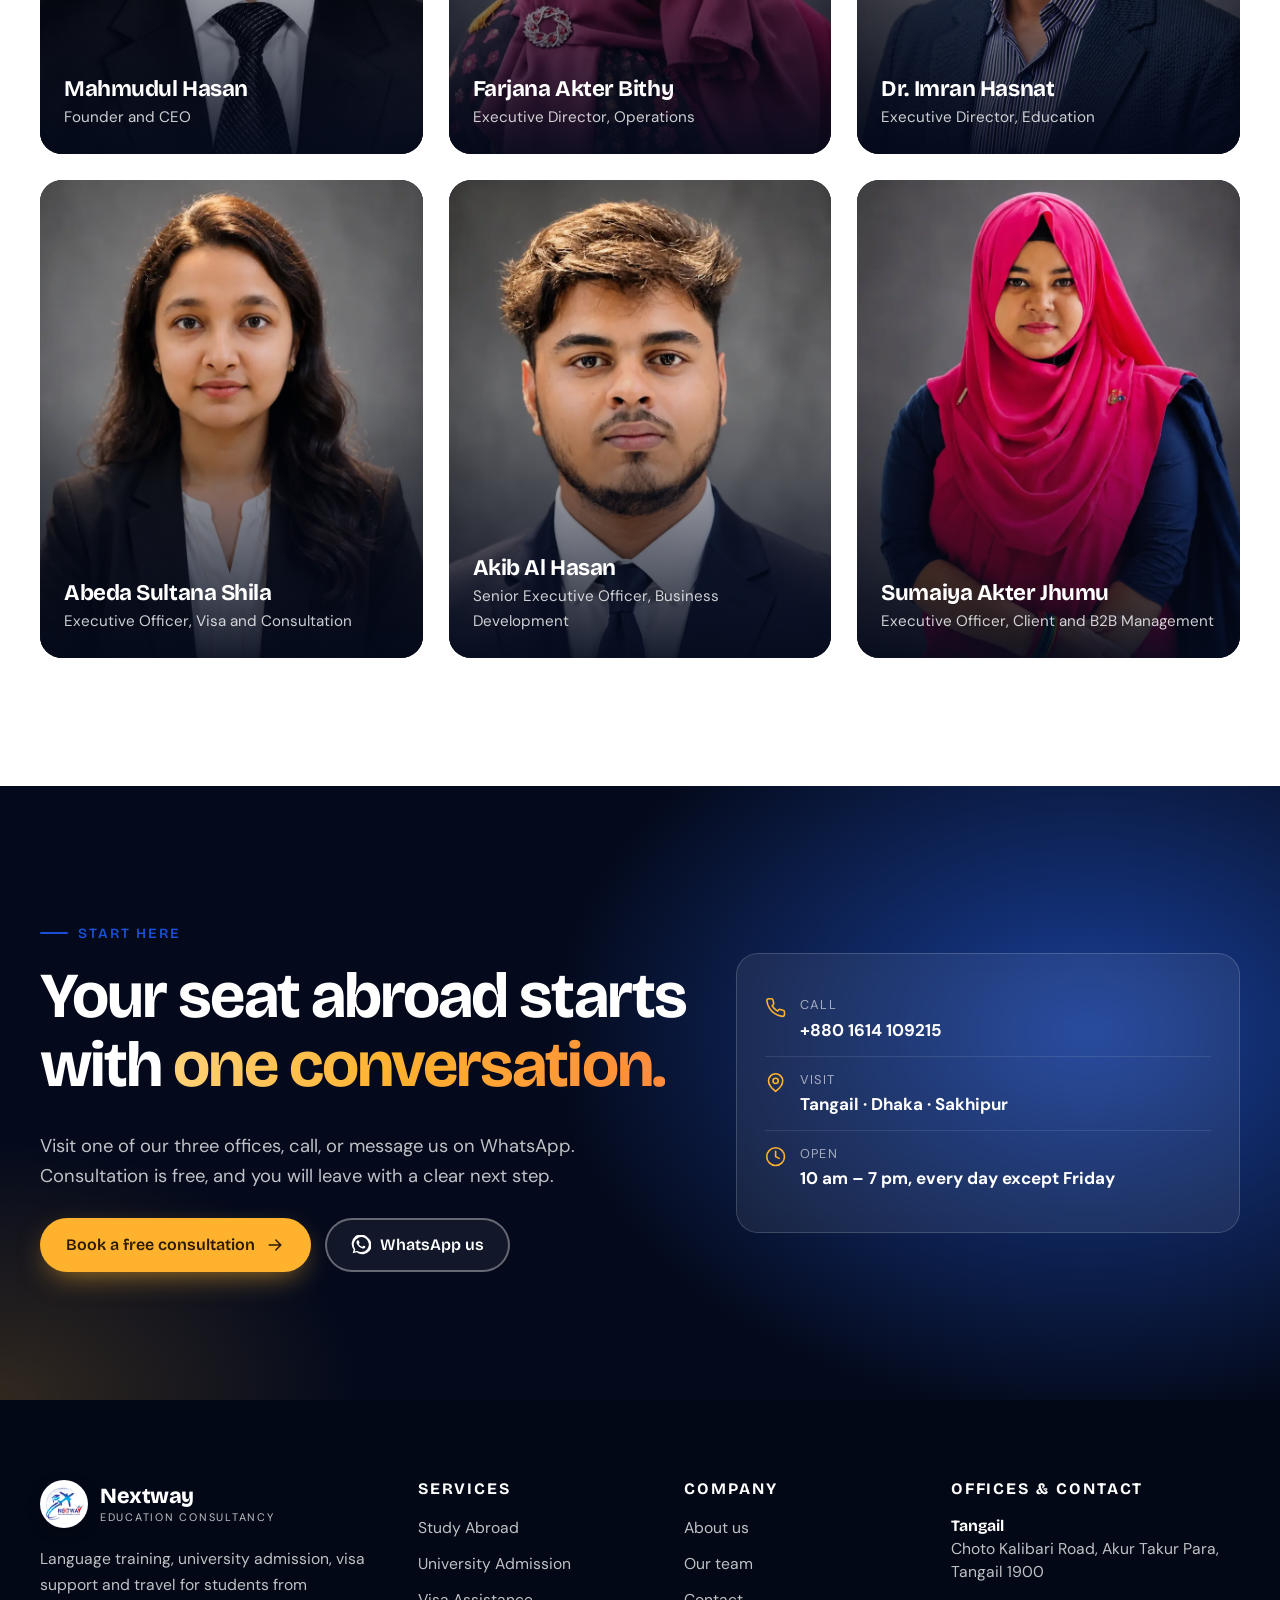
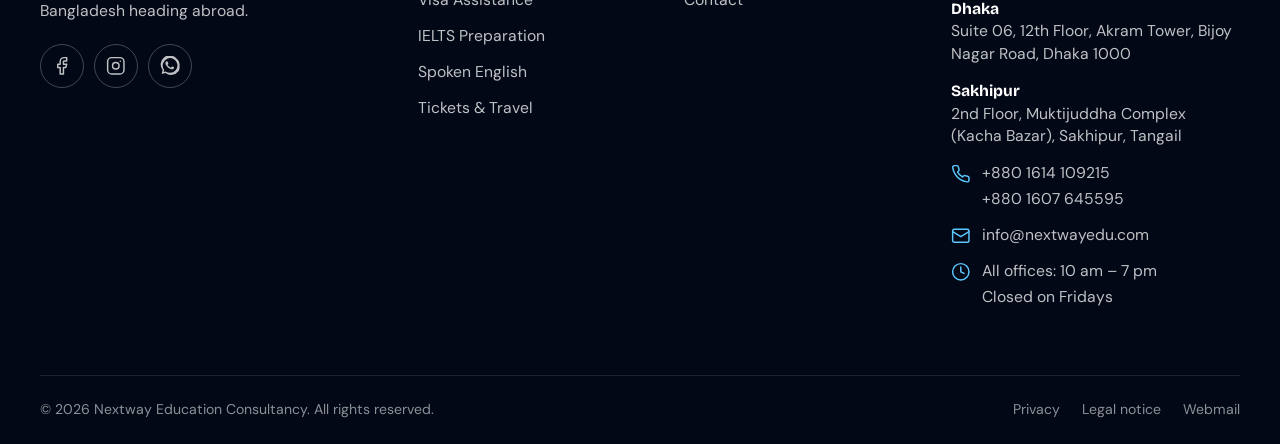
<file: team/index.html>
<!doctype html>
<html lang="en">
<head>
<meta charset="utf-8">
<meta name="viewport" content="width=device-width, initial-scale=1">
<title>Our Team | Nextway Education Consultancy, Tangail &amp; Dhaka</title>
<meta name="description" content="Meet the Nextway team: education, visa, operations and business development specialists helping students from Bangladesh study abroad.">
<link rel="canonical" href="https://nextwayedu.com/team/">
<meta name="theme-color" content="#040a1c">
<meta property="og:type" content="website"><meta property="og:site_name" content="Nextway Education Consultancy">
<meta property="og:title" content="Our Team | Nextway Education Consultancy, Tangail &amp; Dhaka"><meta property="og:description" content="Meet the Nextway team: education, visa, operations and business development specialists helping students from Bangladesh study abroad.">
<meta property="og:url" content="https://nextwayedu.com/team/"><meta property="og:image" content="https://nextwayedu.com/assets/img/og.jpg"><meta property="og:locale" content="en_US">
<meta name="twitter:card" content="summary_large_image">
<link rel="icon" type="image/png" sizes="32x32" href="/assets/img/favicon-32.png">
<link rel="icon" type="image/png" sizes="64x64" href="/assets/img/favicon-64.png">
<link rel="apple-touch-icon" href="/assets/img/apple-touch-icon.png">
<link rel="preload" href="/assets/fonts/bricolage-latin.woff2" as="font" type="font/woff2" crossorigin>
<link rel="preload" href="/assets/fonts/dmsans-latin.woff2" as="font" type="font/woff2" crossorigin>
<link rel="stylesheet" href="/assets/css/style.css">


</head>
<body>
<svg width="0" height="0" style="position:absolute" aria-hidden="true"><defs><symbol id="i-arrow" viewBox="0 0 24 24" fill="none" stroke="currentColor" stroke-width="1.8" stroke-linecap="round" stroke-linejoin="round"><path d="M5 12h14M13 6l6 6-6 6"/></symbol><symbol id="i-phone" viewBox="0 0 24 24" fill="none" stroke="currentColor" stroke-width="1.8" stroke-linecap="round" stroke-linejoin="round"><path d="M22 16.9v3a2 2 0 0 1-2.2 2 19.8 19.8 0 0 1-8.6-3.1 19.5 19.5 0 0 1-6-6A19.8 19.8 0 0 1 2.1 4.2 2 2 0 0 1 4.1 2h3a2 2 0 0 1 2 1.7c.1 1 .4 1.9.7 2.8a2 2 0 0 1-.5 2.1L8.1 9.9a16 16 0 0 0 6 6l1.3-1.3a2 2 0 0 1 2.1-.4c.9.3 1.8.6 2.8.7a2 2 0 0 1 1.7 2z"/></symbol><symbol id="i-mail" viewBox="0 0 24 24" fill="none" stroke="currentColor" stroke-width="1.8" stroke-linecap="round" stroke-linejoin="round"><rect x="2" y="4" width="20" height="16" rx="2"/><path d="m22 7-10 6L2 7"/></symbol><symbol id="i-pin" viewBox="0 0 24 24" fill="none" stroke="currentColor" stroke-width="1.8" stroke-linecap="round" stroke-linejoin="round"><path d="M20 10c0 6-8 12-8 12S4 16 4 10a8 8 0 0 1 16 0z"/><circle cx="12" cy="10" r="3"/></symbol><symbol id="i-clock" viewBox="0 0 24 24" fill="none" stroke="currentColor" stroke-width="1.8" stroke-linecap="round" stroke-linejoin="round"><circle cx="12" cy="12" r="10"/><path d="M12 6v6l4 2"/></symbol><symbol id="i-check" viewBox="0 0 24 24" fill="none" stroke="currentColor" stroke-width="1.8" stroke-linecap="round" stroke-linejoin="round"><path d="M20 6 9 17l-5-5"/></symbol><symbol id="i-plane" viewBox="0 0 24 24" fill="none" stroke="currentColor" stroke-width="1.8" stroke-linecap="round" stroke-linejoin="round"><path d="M17.8 19.2 16 11l3.5-3.5C21 6 21.5 4 21 3c-1-.5-3 0-4.5 1.5L13 8 4.8 6.2c-.5-.1-.9.1-1.1.5l-.3.5c-.2.5-.1 1 .3 1.3L9 12l-2 3H4l-1 1 3 2 2 3 1-1v-3l3-2 3.5 5.3c.3.4.8.5 1.3.3l.5-.2c.4-.3.6-.7.5-1.2z"/></symbol><symbol id="i-globe" viewBox="0 0 24 24" fill="none" stroke="currentColor" stroke-width="1.8" stroke-linecap="round" stroke-linejoin="round"><circle cx="12" cy="12" r="10"/><path d="M2 12h20M12 2a15.3 15.3 0 0 1 4 10 15.3 15.3 0 0 1-4 10 15.3 15.3 0 0 1-4-10 15.3 15.3 0 0 1 4-10z"/></symbol><symbol id="i-users" viewBox="0 0 24 24" fill="none" stroke="currentColor" stroke-width="1.8" stroke-linecap="round" stroke-linejoin="round"><path d="M16 21v-2a4 4 0 0 0-4-4H6a4 4 0 0 0-4 4v2"/><circle cx="9" cy="7" r="4"/><path d="M22 21v-2a4 4 0 0 0-3-3.9M16 3.1a4 4 0 0 1 0 7.8"/></symbol><symbol id="i-shield" viewBox="0 0 24 24" fill="none" stroke="currentColor" stroke-width="1.8" stroke-linecap="round" stroke-linejoin="round"><path d="M12 22s8-4 8-10V5l-8-3-8 3v7c0 6 8 10 8 10z"/><path d="m9 12 2 2 4-4"/></symbol><symbol id="i-cap" viewBox="0 0 24 24" fill="none" stroke="currentColor" stroke-width="1.8" stroke-linecap="round" stroke-linejoin="round"><path d="M22 10 12 5 2 10l10 5 10-5z"/><path d="M6 12v5c3 3 9 3 12 0v-5"/></symbol><symbol id="i-ticket" viewBox="0 0 24 24" fill="none" stroke="currentColor" stroke-width="1.8" stroke-linecap="round" stroke-linejoin="round"><path d="M2 9a3 3 0 0 1 0 6v2a2 2 0 0 0 2 2h16a2 2 0 0 0 2-2v-2a3 3 0 0 1 0-6V7a2 2 0 0 0-2-2H4a2 2 0 0 0-2 2z"/><path d="M13 5v2M13 17v2M13 11v2"/></symbol><symbol id="i-passport" viewBox="0 0 24 24" fill="none" stroke="currentColor" stroke-width="1.8" stroke-linecap="round" stroke-linejoin="round"><path d="M14 2H6a2 2 0 0 0-2 2v16a2 2 0 0 0 2 2h12a2 2 0 0 0 2-2V8z"/><path d="M14 2v6h6M9 15l2 2 4-4"/></symbol><symbol id="i-mic" viewBox="0 0 24 24" fill="none" stroke="currentColor" stroke-width="1.8" stroke-linecap="round" stroke-linejoin="round"><rect x="9" y="2" width="6" height="12" rx="3"/><path d="M19 10v2a7 7 0 0 1-14 0v-2M12 19v3"/></symbol><symbol id="i-book" viewBox="0 0 24 24" fill="none" stroke="currentColor" stroke-width="1.8" stroke-linecap="round" stroke-linejoin="round"><path d="M4 19.5A2.5 2.5 0 0 1 6.5 17H20"/><path d="M6.5 2H20v20H6.5A2.5 2.5 0 0 1 4 19.5v-15A2.5 2.5 0 0 1 6.5 2z"/></symbol><symbol id="i-chat" viewBox="0 0 24 24" fill="none" stroke="currentColor" stroke-width="1.8" stroke-linecap="round" stroke-linejoin="round"><path d="M21 15a2 2 0 0 1-2 2H7l-4 4V5a2 2 0 0 1 2-2h14a2 2 0 0 1 2 2z"/></symbol><symbol id="i-fb" viewBox="0 0 24 24" fill="none" stroke="currentColor" stroke-width="1.8" stroke-linecap="round" stroke-linejoin="round"><path d="M18 2h-3a5 5 0 0 0-5 5v3H7v4h3v8h4v-8h3l1-4h-4V7a1 1 0 0 1 1-1h3z"/></symbol><symbol id="i-ig" viewBox="0 0 24 24" fill="none" stroke="currentColor" stroke-width="1.8" stroke-linecap="round" stroke-linejoin="round"><rect x="2" y="2" width="20" height="20" rx="5"/><circle cx="12" cy="12" r="4"/><path d="M17.5 6.5h.01"/></symbol><symbol id="i-quote" viewBox="0 0 24 24" fill="none" stroke="currentColor" stroke-width="1.8" stroke-linecap="round" stroke-linejoin="round"><path d="M10 11H6a1 1 0 0 1-1-1V7a1 1 0 0 1 1-1h3a1 1 0 0 1 1 1v8c0 2-1 4-4 5M20 11h-4a1 1 0 0 1-1-1V7a1 1 0 0 1 1-1h3a1 1 0 0 1 1 1v8c0 2-1 4-4 5"/></symbol><symbol id="i-plus" viewBox="0 0 24 24" fill="none" stroke="currentColor" stroke-width="1.8" stroke-linecap="round" stroke-linejoin="round"><path d="M12 5v14M5 12h14"/></symbol><symbol id="i-chev" viewBox="0 0 24 24" fill="none" stroke="currentColor" stroke-width="1.8" stroke-linecap="round" stroke-linejoin="round"><path d="m6 9 6 6 6-6"/></symbol><symbol id="i-menu" viewBox="0 0 24 24" fill="none" stroke="currentColor" stroke-width="1.8" stroke-linecap="round" stroke-linejoin="round"><path d="M4 7h16M4 12h16M4 17h16"/></symbol><symbol id="i-close" viewBox="0 0 24 24" fill="none" stroke="currentColor" stroke-width="1.8" stroke-linecap="round" stroke-linejoin="round"><path d="M18 6 6 18M6 6l12 12"/></symbol><symbol id="i-send" viewBox="0 0 24 24" fill="none" stroke="currentColor" stroke-width="1.8" stroke-linecap="round" stroke-linejoin="round"><path d="m22 2-7 20-4-9-9-4z"/><path d="M22 2 11 13"/></symbol><symbol id="i-wa" viewBox="0 0 24 24" fill="none" stroke="currentColor" stroke-width="1.8" stroke-linecap="round" stroke-linejoin="round"><path d="M20.5 3.5A11 11 0 0 0 3.2 17.3L2 22l4.8-1.2A11 11 0 0 0 20.5 3.5zm-8.4 17a9 9 0 0 1-4.6-1.3l-.3-.2-2.8.7.8-2.7-.2-.3a9 9 0 1 1 7.1 3.8zm5-6.7c-.3-.1-1.6-.8-1.9-.9s-.5-.1-.6.1-.7.9-.9 1.1-.3.2-.6.1a7.4 7.4 0 0 1-3.7-3.2c-.3-.5.3-.5.8-1.5.1-.2 0-.3 0-.5l-.9-2.1c-.2-.5-.5-.5-.6-.5h-.5a1 1 0 0 0-.7.3 3 3 0 0 0-.9 2.2 5.1 5.1 0 0 0 1.1 2.7 11.7 11.7 0 0 0 4.5 4c1.7.7 2.3.8 3.1.7a2.6 2.6 0 0 0 1.7-1.2 2.1 2.1 0 0 0 .1-1.2c0-.1-.2-.2-.5-.3z" fill="currentColor" stroke="none"/></symbol></defs></svg>
<a class="skip" href="#main">Skip to content</a>
<header class="site-header">
<div class="container nav">
<a class="brand" href="/" aria-label="Nextway Education Consultancy — home"><img src="/assets/img/logo.webp" alt="" width="48" height="48"><span class="brand-text"><b>Nextway</b><small>Education Consultancy</small></span></a>
<ul class="nav-links" id="nav-links">
<li><a href="/">Home</a></li>
<li class="has-sub"><button class="sub-toggle" aria-expanded="false" aria-haspopup="true">Services <svg class="icon " aria-hidden="true"><use href="#i-chev"/></svg></button>
<div class="submenu"><a href="/study-abroad/"><svg class="icon " aria-hidden="true"><use href="#i-globe"/></svg><span><b>Study Abroad</b><small>Plan your route from profile to enrolment</small></span></a><a href="/university-admission/"><svg class="icon " aria-hidden="true"><use href="#i-cap"/></svg><span><b>University Admission</b><small>Applications, SOPs and offer letters</small></span></a><a href="/visa-assistance/"><svg class="icon " aria-hidden="true"><use href="#i-passport"/></svg><span><b>Visa Assistance</b><small>Audits, filing and mock interviews</small></span></a><a href="/ielts/"><svg class="icon " aria-hidden="true"><use href="#i-book"/></svg><span><b>IELTS Preparation</b><small>Small batches and full mock tests</small></span></a><a href="/spoken-english/"><svg class="icon " aria-hidden="true"><use href="#i-mic"/></svg><span><b>Spoken English</b><small>Fluency, grammar and confidence</small></span></a><a href="/ticket-and-travel/"><svg class="icon " aria-hidden="true"><use href="#i-ticket"/></svg><span><b>Tickets & Travel</b><small>Student fares and smart routes</small></span></a></div></li>
<li><a href="/#about">About</a></li>
<li><a href="/team/" aria-current="page">Team</a></li>
<li><a href="/contact/">Contact</a></li>
<li class="nav-cta"><a class="btn btn-amber" href="/contact/">Book a free consultation <svg class="icon arrow" aria-hidden="true"><use href="#i-arrow"/></svg></a></li>
</ul>
<div class="nav-actions">
<span class="open-pill" data-status><i class="dot"></i><span class="status-text">Sat–Thu · 10 am–7 pm</span></span>
<a class="btn btn-amber btn-sm" href="/contact/">Free consultation <svg class="icon arrow" aria-hidden="true"><use href="#i-arrow"/></svg></a>
<button class="menu-btn" aria-label="Menu" aria-expanded="false" aria-controls="nav-links"><svg class="icon m" aria-hidden="true"><use href="#i-menu"/></svg><svg class="icon x" aria-hidden="true"><use href="#i-close"/></svg></button>
</div>
</div>
</header>
<main id="main">
<section class="page-hero">
<img class="ph-map" src="/assets/img/world-dots-dark.svg" alt="" aria-hidden="true">
<div class="container ph-grid">
<div>
<nav class="crumbs" aria-label="Breadcrumb"><a href="/">Home</a> / <span>Team</span></nav>
<span class="kicker">Our team</span>
<h1>The people behind <span class="grad">your journey.</span></h1>
<p class="lead">Six specialists across education, visa, operations and business development, working together across our three offices.</p>
<div class="cta-row"><a class="btn btn-amber" href="/contact/">Free consultation <svg class="icon arrow" aria-hidden="true"><use href="#i-arrow"/></svg></a><a class="btn btn-ghost" href="tel:+8801614109215"><svg class="icon " aria-hidden="true"><use href="#i-phone"/></svg> <span class="d-only">+880 1614 109215</span><span class="m-only">Call us</span></a></div>
</div>

</div>
</section>
<section class="section"><div class="container">
<div class="banner reveal"><img src="/assets/img/team-banner.webp" alt="The Nextway Education Consultancy team" width="976" height="459"></div>
<div class="team-grid"><article class="member reveal" style="--d:0"><img src="/assets/team/hasan.webp" alt="Mahmudul Hasan" width="400" height="400" loading="lazy"><div class="member-info"><h3>Mahmudul Hasan</h3><p>Founder and CEO</p></div></article><article class="member reveal" style="--d:1"><img src="/assets/team/bithi.webp" alt="Farjana Akter Bithy" width="400" height="400" loading="lazy"><div class="member-info"><h3>Farjana Akter Bithy</h3><p>Executive Director, Operations</p></div></article><article class="member reveal" style="--d:2"><img src="/assets/team/imran.webp" alt="Dr. Imran Hasnat" width="400" height="400" loading="lazy"><div class="member-info"><h3>Dr. Imran Hasnat</h3><p>Executive Director, Education</p></div></article><article class="member reveal" style="--d:0"><img src="/assets/team/shila.webp" alt="Abeda Sultana Shila" width="400" height="400" loading="lazy"><div class="member-info"><h3>Abeda Sultana Shila</h3><p>Executive Officer, Visa and Consultation</p></div></article><article class="member reveal" style="--d:1"><img src="/assets/team/akib.webp" alt="Akib Al Hasan" width="400" height="400" loading="lazy"><div class="member-info"><h3>Akib Al Hasan</h3><p>Senior Executive Officer, Business Development</p></div></article><article class="member reveal" style="--d:2"><img src="/assets/team/jhumu.webp" alt="Sumaiya Akter Jhumu" width="400" height="400" loading="lazy"><div class="member-info"><h3>Sumaiya Akter Jhumu</h3><p>Executive Officer, Client and B2B Management</p></div></article></div>
</div></section>
<section class="section cta" aria-labelledby="cta-h">
<div class="container cta-inner">
<div class="reveal">
<span class="kicker">Start here</span>
<h2 id="cta-h">Your seat abroad starts with <span class="grad">one conversation.</span></h2>
<p>Visit one of our three offices, call, or message us on WhatsApp. Consultation is free, and you will leave with a clear next step.</p>
<div class="cta-row" style="justify-content:flex-start"><a class="btn btn-amber" href="/contact/">Book a free consultation <svg class="icon arrow" aria-hidden="true"><use href="#i-arrow"/></svg></a><a class="btn btn-ghost" href="https://wa.me/8801614109215?text=Hello%20Nextway%2C%20I%20would%20like%20a%20free%20consultation." rel="noopener"><svg class="icon fill" aria-hidden="true"><use href="#i-wa"/></svg> WhatsApp us</a></div>
</div>
<ul class="cta-card reveal" style="--d:2">
<li><svg class="icon " aria-hidden="true"><use href="#i-phone"/></svg><span><small>Call</small><a href="tel:+8801614109215"><b>+880 1614 109215</b></a></span></li>
<li><svg class="icon " aria-hidden="true"><use href="#i-pin"/></svg><span><small>Visit</small><a href="/contact/"><b>Tangail · Dhaka · Sakhipur</b></a></span></li>
<li><svg class="icon " aria-hidden="true"><use href="#i-clock"/></svg><span><small>Open</small><b>10 am – 7 pm, every day except Friday</b></span></li>
</ul>
</div>
</section>
</main>
<footer class="site-footer">
<div class="container foot-grid">
<div class="foot-brand">
<a class="brand" href="/"><img src="/assets/img/logo.webp" alt="" width="48" height="48" loading="lazy"><span class="brand-text"><b>Nextway</b><small>Education Consultancy</small></span></a>
<p class="foot-about">Language training, university admission, visa support and travel for students from Bangladesh heading abroad.</p>
<div class="socials"><a href="https://www.facebook.com/nextway2021/" rel="noopener" aria-label="Nextway on Facebook"><svg class="icon " aria-hidden="true"><use href="#i-fb"/></svg></a><a href="https://www.instagram.com/nextwayeducationconsultancy/" rel="noopener" aria-label="Nextway on Instagram"><svg class="icon " aria-hidden="true"><use href="#i-ig"/></svg></a><a href="https://wa.me/8801614109215" rel="noopener" aria-label="Nextway on WhatsApp"><svg class="icon fill" aria-hidden="true"><use href="#i-wa"/></svg></a></div>
</div>
<div><h4>Services</h4><ul><li><a href="/study-abroad/">Study Abroad</a></li><li><a href="/university-admission/">University Admission</a></li><li><a href="/visa-assistance/">Visa Assistance</a></li><li><a href="/ielts/">IELTS Preparation</a></li><li><a href="/spoken-english/">Spoken English</a></li><li><a href="/ticket-and-travel/">Tickets & Travel</a></li></ul></div>
<div><h4>Company</h4><ul><li><a href="/#about">About us</a></li><li><a href="/team/">Our team</a></li><li><a href="/contact/">Contact</a></li></ul></div>
<div><h4>Offices &amp; contact</h4><ul class="foot-contact">
<li><details class="foot-offices" open><summary><svg class="icon " aria-hidden="true"><use href="#i-pin"/></svg><span class="so">Our offices</span><svg class="icon chev" aria-hidden="true"><use href="#i-chev"/></svg></summary><div class="offs"><a href="https://maps.app.goo.gl/vwTyAUAMtYEENq6k8" rel="noopener"><b>Tangail</b>Choto Kalibari Road, Akur Takur Para, Tangail 1900</a><a href="https://maps.app.goo.gl/TQy71jqA4mWhxW3r6" rel="noopener"><b>Dhaka</b>Suite 06, 12th Floor, Akram Tower, Bijoy Nagar Road, Dhaka 1000</a><a href="https://maps.app.goo.gl/2W5rz34oygCHsrJ46" rel="noopener"><b>Sakhipur</b>2nd Floor, Muktijuddha Complex (Kacha Bazar), Sakhipur, Tangail</a></div></details></li>
<li><svg class="icon " aria-hidden="true"><use href="#i-phone"/></svg><span><a href="tel:+8801614109215">+880 1614 109215</a><br><a href="tel:+8801607645595">+880 1607 645595</a></span></li>
<li><svg class="icon " aria-hidden="true"><use href="#i-mail"/></svg><a href="mailto:info@nextwayedu.com">info@nextwayedu.com</a></li>
<li><svg class="icon " aria-hidden="true"><use href="#i-clock"/></svg><span>All offices: 10 am – 7 pm<br>Closed on Fridays</span></li>
</ul></div>
</div>
<div class="container foot-bar"><span>© <span data-year>2026</span> Nextway Education Consultancy. All rights reserved.</span><ul><li><a href="/privacy/">Privacy</a></li><li><a href="/legal-notice/">Legal notice</a></li><li><a href="https://server707.web-hosting.com:2096/" rel="noopener">Webmail</a></li></ul></div>
</footer>
<a class="wa-float" href="https://wa.me/8801614109215?text=Hello%20Nextway%2C%20I%20would%20like%20a%20free%20consultation." rel="noopener" aria-label="Chat with Nextway on WhatsApp"><svg class="icon fill" aria-hidden="true"><use href="#i-wa"/></svg><span>WhatsApp</span></a>
<script src="/assets/js/main.js" defer></script>
</body>
</html>
</file>
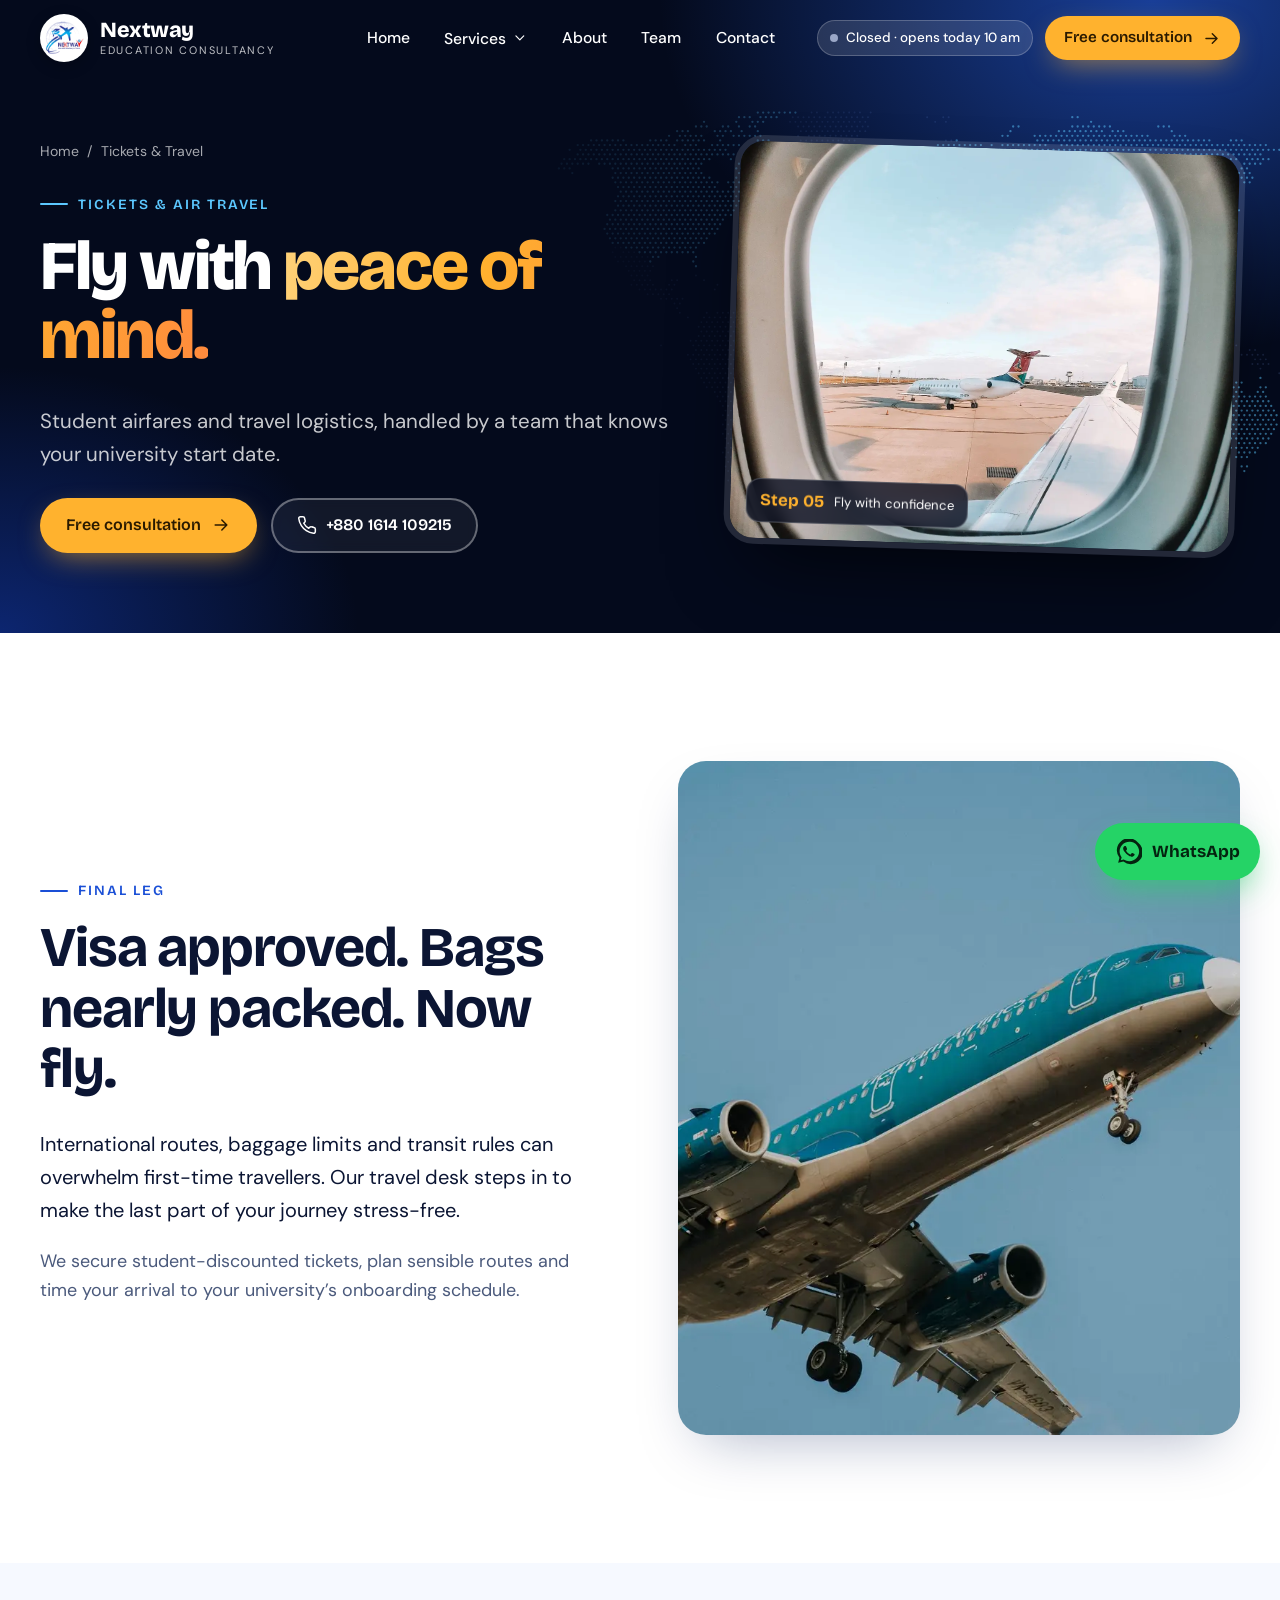
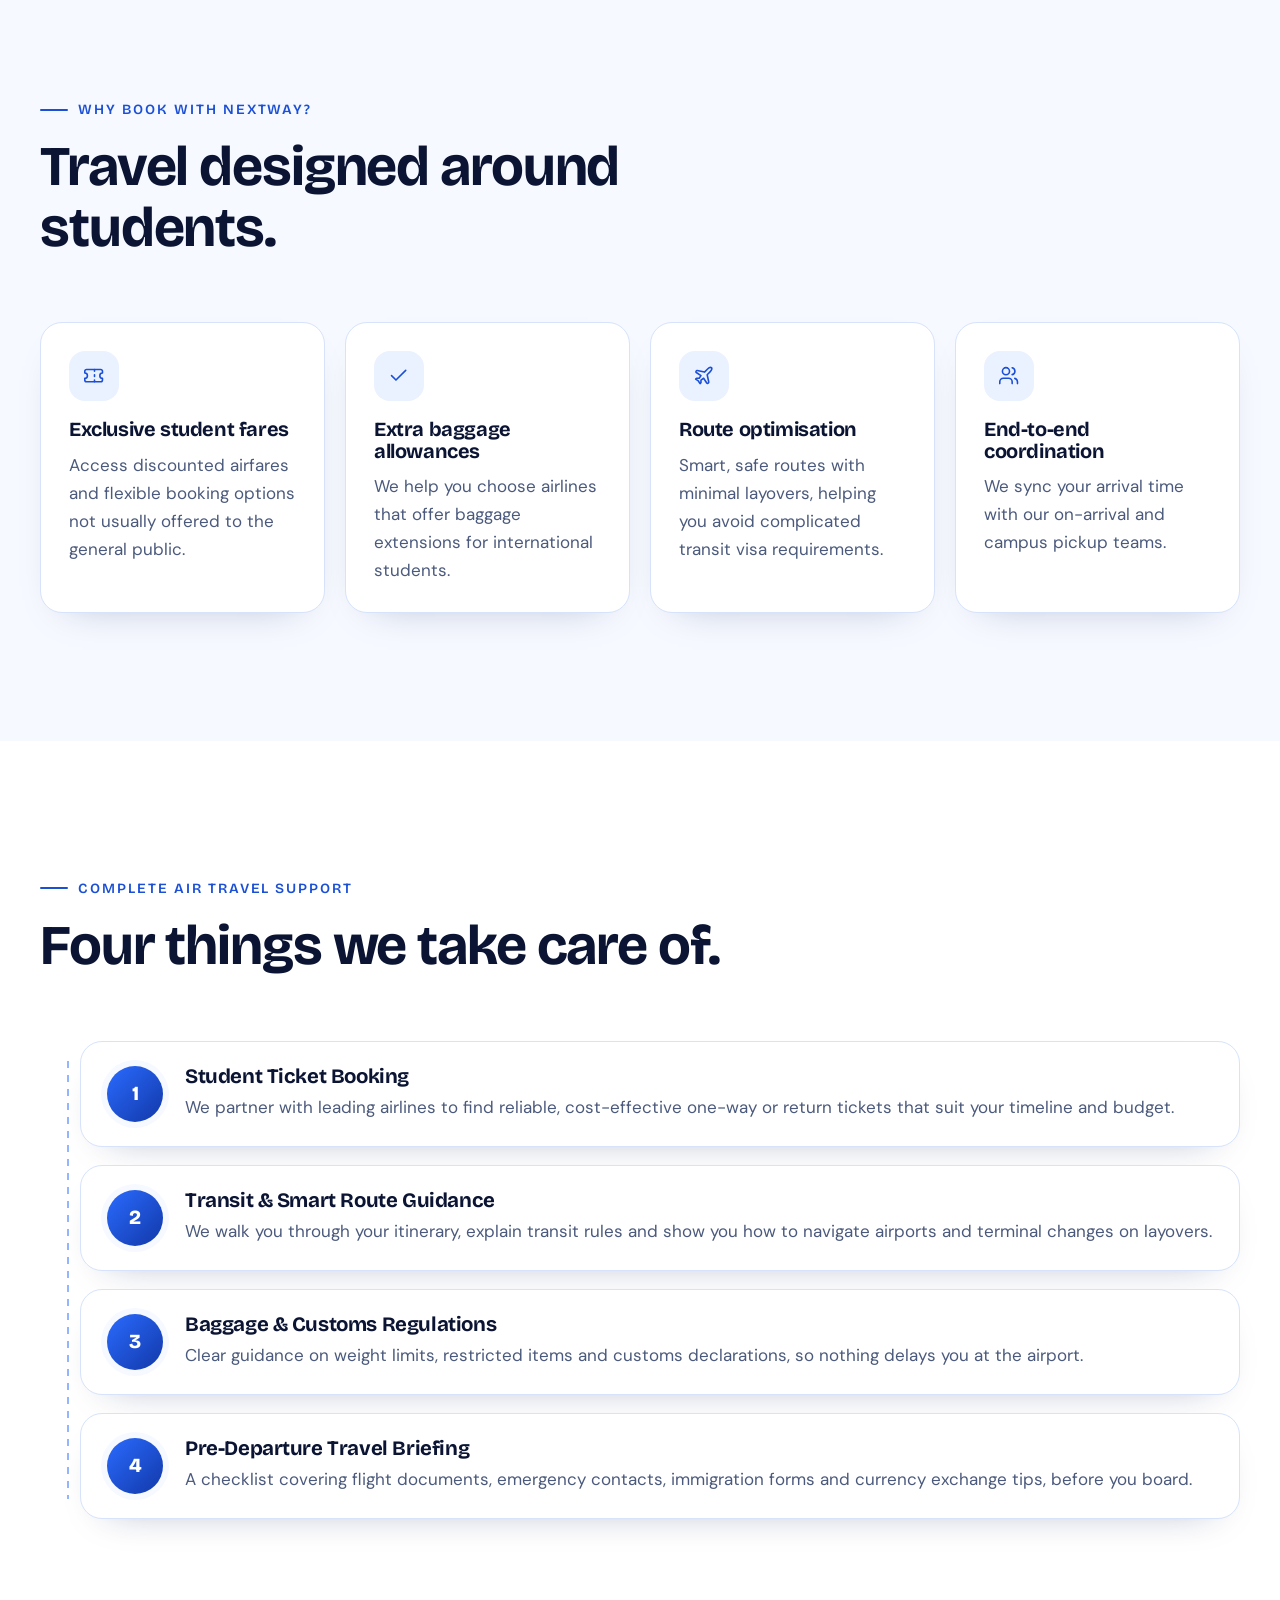
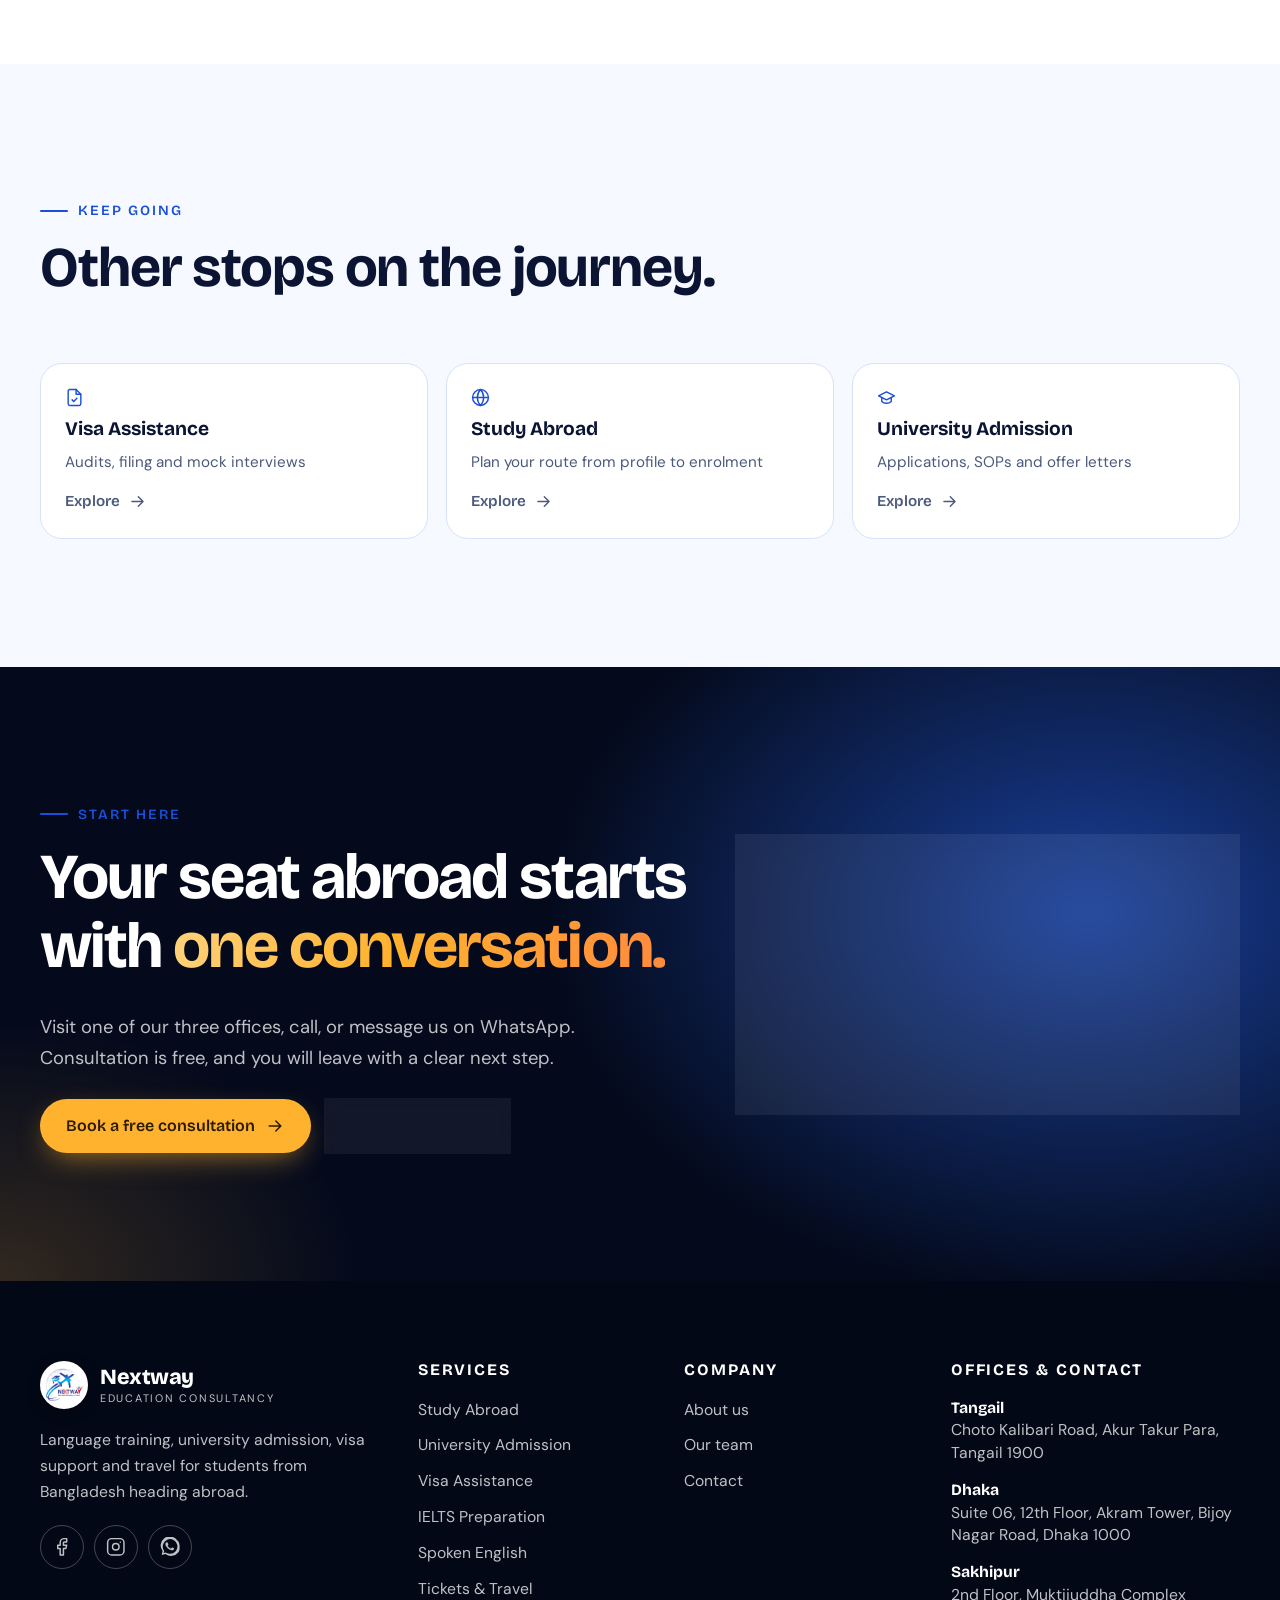
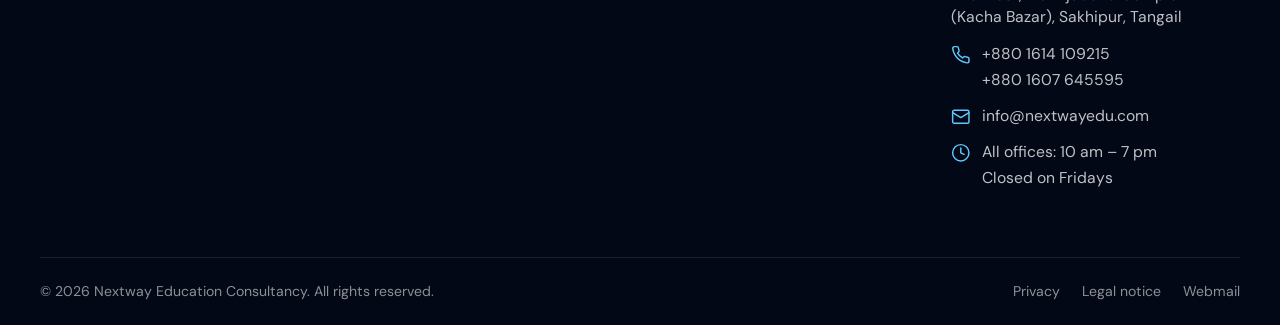
<file: ticket-and-travel/index.html>
<!doctype html>
<html lang="en">
<head>
<meta charset="utf-8">
<meta name="viewport" content="width=device-width, initial-scale=1">
<title>Student Air Tickets &amp; Travel | Nextway Education Consultancy, Tangail &amp; Dhaka</title>
<meta name="description" content="Student-discounted air tickets, extra baggage allowances and low-layover routes, timed to your university start date. Travel support from Nextway in Tangail.">
<link rel="canonical" href="https://nextwayedu.com/ticket-and-travel/">
<meta name="theme-color" content="#040a1c">
<meta property="og:type" content="website"><meta property="og:site_name" content="Nextway Education Consultancy">
<meta property="og:title" content="Student Air Tickets &amp; Travel | Nextway Education Consultancy, Tangail &amp; Dhaka"><meta property="og:description" content="Student-discounted air tickets, extra baggage allowances and low-layover routes, timed to your university start date. Travel support from Nextway in Tangail.">
<meta property="og:url" content="https://nextwayedu.com/ticket-and-travel/"><meta property="og:image" content="https://nextwayedu.com/assets/img/og.jpg"><meta property="og:locale" content="en_US">
<meta name="twitter:card" content="summary_large_image">
<link rel="icon" type="image/png" sizes="32x32" href="/assets/img/favicon-32.png">
<link rel="icon" type="image/png" sizes="64x64" href="/assets/img/favicon-64.png">
<link rel="apple-touch-icon" href="/assets/img/apple-touch-icon.png">
<link rel="preload" href="/assets/fonts/bricolage-latin.woff2" as="font" type="font/woff2" crossorigin>
<link rel="preload" href="/assets/fonts/dmsans-latin.woff2" as="font" type="font/woff2" crossorigin>
<link rel="stylesheet" href="/assets/css/style.css">


</head>
<body>
<svg width="0" height="0" style="position:absolute" aria-hidden="true"><defs><symbol id="i-arrow" viewBox="0 0 24 24" fill="none" stroke="currentColor" stroke-width="1.8" stroke-linecap="round" stroke-linejoin="round"><path d="M5 12h14M13 6l6 6-6 6"/></symbol><symbol id="i-phone" viewBox="0 0 24 24" fill="none" stroke="currentColor" stroke-width="1.8" stroke-linecap="round" stroke-linejoin="round"><path d="M22 16.9v3a2 2 0 0 1-2.2 2 19.8 19.8 0 0 1-8.6-3.1 19.5 19.5 0 0 1-6-6A19.8 19.8 0 0 1 2.1 4.2 2 2 0 0 1 4.1 2h3a2 2 0 0 1 2 1.7c.1 1 .4 1.9.7 2.8a2 2 0 0 1-.5 2.1L8.1 9.9a16 16 0 0 0 6 6l1.3-1.3a2 2 0 0 1 2.1-.4c.9.3 1.8.6 2.8.7a2 2 0 0 1 1.7 2z"/></symbol><symbol id="i-mail" viewBox="0 0 24 24" fill="none" stroke="currentColor" stroke-width="1.8" stroke-linecap="round" stroke-linejoin="round"><rect x="2" y="4" width="20" height="16" rx="2"/><path d="m22 7-10 6L2 7"/></symbol><symbol id="i-pin" viewBox="0 0 24 24" fill="none" stroke="currentColor" stroke-width="1.8" stroke-linecap="round" stroke-linejoin="round"><path d="M20 10c0 6-8 12-8 12S4 16 4 10a8 8 0 0 1 16 0z"/><circle cx="12" cy="10" r="3"/></symbol><symbol id="i-clock" viewBox="0 0 24 24" fill="none" stroke="currentColor" stroke-width="1.8" stroke-linecap="round" stroke-linejoin="round"><circle cx="12" cy="12" r="10"/><path d="M12 6v6l4 2"/></symbol><symbol id="i-check" viewBox="0 0 24 24" fill="none" stroke="currentColor" stroke-width="1.8" stroke-linecap="round" stroke-linejoin="round"><path d="M20 6 9 17l-5-5"/></symbol><symbol id="i-plane" viewBox="0 0 24 24" fill="none" stroke="currentColor" stroke-width="1.8" stroke-linecap="round" stroke-linejoin="round"><path d="M17.8 19.2 16 11l3.5-3.5C21 6 21.5 4 21 3c-1-.5-3 0-4.5 1.5L13 8 4.8 6.2c-.5-.1-.9.1-1.1.5l-.3.5c-.2.5-.1 1 .3 1.3L9 12l-2 3H4l-1 1 3 2 2 3 1-1v-3l3-2 3.5 5.3c.3.4.8.5 1.3.3l.5-.2c.4-.3.6-.7.5-1.2z"/></symbol><symbol id="i-globe" viewBox="0 0 24 24" fill="none" stroke="currentColor" stroke-width="1.8" stroke-linecap="round" stroke-linejoin="round"><circle cx="12" cy="12" r="10"/><path d="M2 12h20M12 2a15.3 15.3 0 0 1 4 10 15.3 15.3 0 0 1-4 10 15.3 15.3 0 0 1-4-10 15.3 15.3 0 0 1 4-10z"/></symbol><symbol id="i-users" viewBox="0 0 24 24" fill="none" stroke="currentColor" stroke-width="1.8" stroke-linecap="round" stroke-linejoin="round"><path d="M16 21v-2a4 4 0 0 0-4-4H6a4 4 0 0 0-4 4v2"/><circle cx="9" cy="7" r="4"/><path d="M22 21v-2a4 4 0 0 0-3-3.9M16 3.1a4 4 0 0 1 0 7.8"/></symbol><symbol id="i-shield" viewBox="0 0 24 24" fill="none" stroke="currentColor" stroke-width="1.8" stroke-linecap="round" stroke-linejoin="round"><path d="M12 22s8-4 8-10V5l-8-3-8 3v7c0 6 8 10 8 10z"/><path d="m9 12 2 2 4-4"/></symbol><symbol id="i-cap" viewBox="0 0 24 24" fill="none" stroke="currentColor" stroke-width="1.8" stroke-linecap="round" stroke-linejoin="round"><path d="M22 10 12 5 2 10l10 5 10-5z"/><path d="M6 12v5c3 3 9 3 12 0v-5"/></symbol><symbol id="i-ticket" viewBox="0 0 24 24" fill="none" stroke="currentColor" stroke-width="1.8" stroke-linecap="round" stroke-linejoin="round"><path d="M2 9a3 3 0 0 1 0 6v2a2 2 0 0 0 2 2h16a2 2 0 0 0 2-2v-2a3 3 0 0 1 0-6V7a2 2 0 0 0-2-2H4a2 2 0 0 0-2 2z"/><path d="M13 5v2M13 17v2M13 11v2"/></symbol><symbol id="i-passport" viewBox="0 0 24 24" fill="none" stroke="currentColor" stroke-width="1.8" stroke-linecap="round" stroke-linejoin="round"><path d="M14 2H6a2 2 0 0 0-2 2v16a2 2 0 0 0 2 2h12a2 2 0 0 0 2-2V8z"/><path d="M14 2v6h6M9 15l2 2 4-4"/></symbol><symbol id="i-mic" viewBox="0 0 24 24" fill="none" stroke="currentColor" stroke-width="1.8" stroke-linecap="round" stroke-linejoin="round"><rect x="9" y="2" width="6" height="12" rx="3"/><path d="M19 10v2a7 7 0 0 1-14 0v-2M12 19v3"/></symbol><symbol id="i-book" viewBox="0 0 24 24" fill="none" stroke="currentColor" stroke-width="1.8" stroke-linecap="round" stroke-linejoin="round"><path d="M4 19.5A2.5 2.5 0 0 1 6.5 17H20"/><path d="M6.5 2H20v20H6.5A2.5 2.5 0 0 1 4 19.5v-15A2.5 2.5 0 0 1 6.5 2z"/></symbol><symbol id="i-chat" viewBox="0 0 24 24" fill="none" stroke="currentColor" stroke-width="1.8" stroke-linecap="round" stroke-linejoin="round"><path d="M21 15a2 2 0 0 1-2 2H7l-4 4V5a2 2 0 0 1 2-2h14a2 2 0 0 1 2 2z"/></symbol><symbol id="i-fb" viewBox="0 0 24 24" fill="none" stroke="currentColor" stroke-width="1.8" stroke-linecap="round" stroke-linejoin="round"><path d="M18 2h-3a5 5 0 0 0-5 5v3H7v4h3v8h4v-8h3l1-4h-4V7a1 1 0 0 1 1-1h3z"/></symbol><symbol id="i-ig" viewBox="0 0 24 24" fill="none" stroke="currentColor" stroke-width="1.8" stroke-linecap="round" stroke-linejoin="round"><rect x="2" y="2" width="20" height="20" rx="5"/><circle cx="12" cy="12" r="4"/><path d="M17.5 6.5h.01"/></symbol><symbol id="i-quote" viewBox="0 0 24 24" fill="none" stroke="currentColor" stroke-width="1.8" stroke-linecap="round" stroke-linejoin="round"><path d="M10 11H6a1 1 0 0 1-1-1V7a1 1 0 0 1 1-1h3a1 1 0 0 1 1 1v8c0 2-1 4-4 5M20 11h-4a1 1 0 0 1-1-1V7a1 1 0 0 1 1-1h3a1 1 0 0 1 1 1v8c0 2-1 4-4 5"/></symbol><symbol id="i-plus" viewBox="0 0 24 24" fill="none" stroke="currentColor" stroke-width="1.8" stroke-linecap="round" stroke-linejoin="round"><path d="M12 5v14M5 12h14"/></symbol><symbol id="i-chev" viewBox="0 0 24 24" fill="none" stroke="currentColor" stroke-width="1.8" stroke-linecap="round" stroke-linejoin="round"><path d="m6 9 6 6 6-6"/></symbol><symbol id="i-menu" viewBox="0 0 24 24" fill="none" stroke="currentColor" stroke-width="1.8" stroke-linecap="round" stroke-linejoin="round"><path d="M4 7h16M4 12h16M4 17h16"/></symbol><symbol id="i-close" viewBox="0 0 24 24" fill="none" stroke="currentColor" stroke-width="1.8" stroke-linecap="round" stroke-linejoin="round"><path d="M18 6 6 18M6 6l12 12"/></symbol><symbol id="i-send" viewBox="0 0 24 24" fill="none" stroke="currentColor" stroke-width="1.8" stroke-linecap="round" stroke-linejoin="round"><path d="m22 2-7 20-4-9-9-4z"/><path d="M22 2 11 13"/></symbol><symbol id="i-wa" viewBox="0 0 24 24" fill="none" stroke="currentColor" stroke-width="1.8" stroke-linecap="round" stroke-linejoin="round"><path d="M20.5 3.5A11 11 0 0 0 3.2 17.3L2 22l4.8-1.2A11 11 0 0 0 20.5 3.5zm-8.4 17a9 9 0 0 1-4.6-1.3l-.3-.2-2.8.7.8-2.7-.2-.3a9 9 0 1 1 7.1 3.8zm5-6.7c-.3-.1-1.6-.8-1.9-.9s-.5-.1-.6.1-.7.9-.9 1.1-.3.2-.6.1a7.4 7.4 0 0 1-3.7-3.2c-.3-.5.3-.5.8-1.5.1-.2 0-.3 0-.5l-.9-2.1c-.2-.5-.5-.5-.6-.5h-.5a1 1 0 0 0-.7.3 3 3 0 0 0-.9 2.2 5.1 5.1 0 0 0 1.1 2.7 11.7 11.7 0 0 0 4.5 4c1.7.7 2.3.8 3.1.7a2.6 2.6 0 0 0 1.7-1.2 2.1 2.1 0 0 0 .1-1.2c0-.1-.2-.2-.5-.3z" fill="currentColor" stroke="none"/></symbol></defs></svg>
<a class="skip" href="#main">Skip to content</a>
<header class="site-header">
<div class="container nav">
<a class="brand" href="/" aria-label="Nextway Education Consultancy — home"><img src="/assets/img/logo.webp" alt="" width="48" height="48"><span class="brand-text"><b>Nextway</b><small>Education Consultancy</small></span></a>
<ul class="nav-links" id="nav-links">
<li><a href="/">Home</a></li>
<li class="has-sub"><button class="sub-toggle" aria-expanded="false" aria-haspopup="true">Services <svg class="icon " aria-hidden="true"><use href="#i-chev"/></svg></button>
<div class="submenu"><a href="/study-abroad/"><svg class="icon " aria-hidden="true"><use href="#i-globe"/></svg><span><b>Study Abroad</b><small>Plan your route from profile to enrolment</small></span></a><a href="/university-admission/"><svg class="icon " aria-hidden="true"><use href="#i-cap"/></svg><span><b>University Admission</b><small>Applications, SOPs and offer letters</small></span></a><a href="/visa-assistance/"><svg class="icon " aria-hidden="true"><use href="#i-passport"/></svg><span><b>Visa Assistance</b><small>Audits, filing and mock interviews</small></span></a><a href="/ielts/"><svg class="icon " aria-hidden="true"><use href="#i-book"/></svg><span><b>IELTS Preparation</b><small>Small batches and full mock tests</small></span></a><a href="/spoken-english/"><svg class="icon " aria-hidden="true"><use href="#i-mic"/></svg><span><b>Spoken English</b><small>Fluency, grammar and confidence</small></span></a><a href="/ticket-and-travel/" aria-current="page"><svg class="icon " aria-hidden="true"><use href="#i-ticket"/></svg><span><b>Tickets & Travel</b><small>Student fares and smart routes</small></span></a></div></li>
<li><a href="/#about">About</a></li>
<li><a href="/team/">Team</a></li>
<li><a href="/contact/">Contact</a></li>
<li class="nav-cta"><a class="btn btn-amber" href="/contact/">Book a free consultation <svg class="icon arrow" aria-hidden="true"><use href="#i-arrow"/></svg></a></li>
</ul>
<div class="nav-actions">
<span class="open-pill" data-status><i class="dot"></i><span class="status-text">Sat–Thu · 10 am–7 pm</span></span>
<a class="btn btn-amber btn-sm" href="/contact/">Free consultation <svg class="icon arrow" aria-hidden="true"><use href="#i-arrow"/></svg></a>
<button class="menu-btn" aria-label="Menu" aria-expanded="false" aria-controls="nav-links"><svg class="icon m" aria-hidden="true"><use href="#i-menu"/></svg><svg class="icon x" aria-hidden="true"><use href="#i-close"/></svg></button>
</div>
</div>
</header>
<main id="main">
<section class="page-hero">
<img class="ph-map" src="/assets/img/world-dots-dark.svg" alt="" aria-hidden="true">
<div class="container ph-grid">
<div>
<nav class="crumbs" aria-label="Breadcrumb"><a href="/">Home</a> / <span>Tickets & Travel</span></nav>
<span class="kicker">Tickets & Air Travel</span>
<h1>Fly with <span class="grad">peace of mind.</span></h1>
<p class="lead">Student airfares and travel logistics, handled by a team that knows your university start date.</p>
<div class="cta-row"><a class="btn btn-amber" href="/contact/">Free consultation <svg class="icon arrow" aria-hidden="true"><use href="#i-arrow"/></svg></a><a class="btn btn-ghost" href="tel:+8801614109215"><svg class="icon " aria-hidden="true"><use href="#i-phone"/></svg> <span class="d-only">+880 1614 109215</span><span class="m-only">Call us</span></a></div>
</div>
<div class="ph-photo"><img src="/assets/img/window.webp" alt="View from an aeroplane window onto the airport apron" width="1400" height="933" fetchpriority="high"><div class="stamp"><b>Step 05</b><span>Fly with confidence</span></div></div>
</div>
</section><section class="section"><div class="container split">
<div class="prose reveal"><span class="kicker">Final leg</span><h2 class="h2">Visa approved. Bags nearly packed. Now fly.</h2>
<p>International routes, baggage limits and transit rules can overwhelm first-time travellers. Our travel desk steps in to make the last part of your journey stress-free.</p>
<p>We secure student-discounted tickets, plan sensible routes and time your arrival to your university’s onboarding schedule.</p></div>
<div class="photo-frame tall reveal" style="--d:1"><img src="/assets/img/plane.webp" alt="A passenger aeroplane climbing into a clear blue sky" loading="lazy" width="1400" height="933"></div>
</div></section>
<section class="section bg-ice"><div class="container"><div class="sec-head reveal"><span class="kicker">Why book with Nextway?</span><h2 class="h2">Travel designed around students.</h2></div>
<div class="cards"><article class="card reveal" style="--d:0"><div class="ico"><svg class="icon " aria-hidden="true"><use href="#i-ticket"/></svg></div><h3>Exclusive student fares</h3><p>Access discounted airfares and flexible booking options not usually offered to the general public.</p></article><article class="card reveal" style="--d:1"><div class="ico"><svg class="icon " aria-hidden="true"><use href="#i-check"/></svg></div><h3>Extra baggage allowances</h3><p>We help you choose airlines that offer baggage extensions for international students.</p></article><article class="card reveal" style="--d:2"><div class="ico"><svg class="icon " aria-hidden="true"><use href="#i-plane"/></svg></div><h3>Route optimisation</h3><p>Smart, safe routes with minimal layovers, helping you avoid complicated transit visa requirements.</p></article><article class="card reveal" style="--d:3"><div class="ico"><svg class="icon " aria-hidden="true"><use href="#i-users"/></svg></div><h3>End-to-end coordination</h3><p>We sync your arrival time with our on-arrival and campus pickup teams.</p></article></div>
</div></section>
<section class="section"><div class="container"><div class="sec-head reveal"><span class="kicker">Complete air travel support</span><h2 class="h2">Four things we take care of.</h2></div>
<ol class="timeline"><li class="step reveal" style="--d:0"><span class="n">1</span><div><h3>Student Ticket Booking</h3><p>We partner with leading airlines to find reliable, cost-effective one-way or return tickets that suit your timeline and budget.</p></div></li><li class="step reveal" style="--d:1"><span class="n">2</span><div><h3>Transit & Smart Route Guidance</h3><p>We walk you through your itinerary, explain transit rules and show you how to navigate airports and terminal changes on layovers.</p></div></li><li class="step reveal" style="--d:2"><span class="n">3</span><div><h3>Baggage & Customs Regulations</h3><p>Clear guidance on weight limits, restricted items and customs declarations, so nothing delays you at the airport.</p></div></li><li class="step reveal" style="--d:3"><span class="n">4</span><div><h3>Pre-Departure Travel Briefing</h3><p>A checklist covering flight documents, emergency contacts, immigration forms and currency exchange tips, before you board.</p></div></li></ol>
</div></section>
<section class="section bg-ice"><div class="container"><div class="sec-head"><span class="kicker">Keep going</span><h2 class="h2">Other stops on the journey.</h2></div><div class="related"><a href="/visa-assistance/" class="reveal"><span class="ico" style="color:var(--blue-600)"><svg class="icon " aria-hidden="true"><use href="#i-passport"/></svg></span><b>Visa Assistance</b><span>Audits, filing and mock interviews</span><span class="link-arrow">Explore <svg class="icon " aria-hidden="true"><use href="#i-arrow"/></svg></span></a><a href="/study-abroad/" class="reveal"><span class="ico" style="color:var(--blue-600)"><svg class="icon " aria-hidden="true"><use href="#i-globe"/></svg></span><b>Study Abroad</b><span>Plan your route from profile to enrolment</span><span class="link-arrow">Explore <svg class="icon " aria-hidden="true"><use href="#i-arrow"/></svg></span></a><a href="/university-admission/" class="reveal"><span class="ico" style="color:var(--blue-600)"><svg class="icon " aria-hidden="true"><use href="#i-cap"/></svg></span><b>University Admission</b><span>Applications, SOPs and offer letters</span><span class="link-arrow">Explore <svg class="icon " aria-hidden="true"><use href="#i-arrow"/></svg></span></a></div></div></section><section class="section cta" aria-labelledby="cta-h">
<div class="container cta-inner">
<div class="reveal">
<span class="kicker">Start here</span>
<h2 id="cta-h">Your seat abroad starts with <span class="grad">one conversation.</span></h2>
<p>Visit one of our three offices, call, or message us on WhatsApp. Consultation is free, and you will leave with a clear next step.</p>
<div class="cta-row" style="justify-content:flex-start"><a class="btn btn-amber" href="/contact/">Book a free consultation <svg class="icon arrow" aria-hidden="true"><use href="#i-arrow"/></svg></a><a class="btn btn-ghost" href="https://wa.me/8801614109215?text=Hello%20Nextway%2C%20I%20would%20like%20a%20free%20consultation." rel="noopener"><svg class="icon fill" aria-hidden="true"><use href="#i-wa"/></svg> WhatsApp us</a></div>
</div>
<ul class="cta-card reveal" style="--d:2">
<li><svg class="icon " aria-hidden="true"><use href="#i-phone"/></svg><span><small>Call</small><a href="tel:+8801614109215"><b>+880 1614 109215</b></a></span></li>
<li><svg class="icon " aria-hidden="true"><use href="#i-pin"/></svg><span><small>Visit</small><a href="/contact/"><b>Tangail · Dhaka · Sakhipur</b></a></span></li>
<li><svg class="icon " aria-hidden="true"><use href="#i-clock"/></svg><span><small>Open</small><b>10 am – 7 pm, every day except Friday</b></span></li>
</ul>
</div>
</section>
</main>
<footer class="site-footer">
<div class="container foot-grid">
<div class="foot-brand">
<a class="brand" href="/"><img src="/assets/img/logo.webp" alt="" width="48" height="48" loading="lazy"><span class="brand-text"><b>Nextway</b><small>Education Consultancy</small></span></a>
<p class="foot-about">Language training, university admission, visa support and travel for students from Bangladesh heading abroad.</p>
<div class="socials"><a href="https://www.facebook.com/nextway2021/" rel="noopener" aria-label="Nextway on Facebook"><svg class="icon " aria-hidden="true"><use href="#i-fb"/></svg></a><a href="https://www.instagram.com/nextwayeducationconsultancy/" rel="noopener" aria-label="Nextway on Instagram"><svg class="icon " aria-hidden="true"><use href="#i-ig"/></svg></a><a href="https://wa.me/8801614109215" rel="noopener" aria-label="Nextway on WhatsApp"><svg class="icon fill" aria-hidden="true"><use href="#i-wa"/></svg></a></div>
</div>
<div><h4>Services</h4><ul><li><a href="/study-abroad/">Study Abroad</a></li><li><a href="/university-admission/">University Admission</a></li><li><a href="/visa-assistance/">Visa Assistance</a></li><li><a href="/ielts/">IELTS Preparation</a></li><li><a href="/spoken-english/">Spoken English</a></li><li><a href="/ticket-and-travel/">Tickets & Travel</a></li></ul></div>
<div><h4>Company</h4><ul><li><a href="/#about">About us</a></li><li><a href="/team/">Our team</a></li><li><a href="/contact/">Contact</a></li></ul></div>
<div><h4>Offices &amp; contact</h4><ul class="foot-contact">
<li><details class="foot-offices" open><summary><svg class="icon " aria-hidden="true"><use href="#i-pin"/></svg><span class="so">Our offices</span><svg class="icon chev" aria-hidden="true"><use href="#i-chev"/></svg></summary><div class="offs"><a href="https://maps.app.goo.gl/vwTyAUAMtYEENq6k8" rel="noopener"><b>Tangail</b>Choto Kalibari Road, Akur Takur Para, Tangail 1900</a><a href="https://maps.app.goo.gl/TQy71jqA4mWhxW3r6" rel="noopener"><b>Dhaka</b>Suite 06, 12th Floor, Akram Tower, Bijoy Nagar Road, Dhaka 1000</a><a href="https://maps.app.goo.gl/2W5rz34oygCHsrJ46" rel="noopener"><b>Sakhipur</b>2nd Floor, Muktijuddha Complex (Kacha Bazar), Sakhipur, Tangail</a></div></details></li>
<li><svg class="icon " aria-hidden="true"><use href="#i-phone"/></svg><span><a href="tel:+8801614109215">+880 1614 109215</a><br><a href="tel:+8801607645595">+880 1607 645595</a></span></li>
<li><svg class="icon " aria-hidden="true"><use href="#i-mail"/></svg><a href="mailto:info@nextwayedu.com">info@nextwayedu.com</a></li>
<li><svg class="icon " aria-hidden="true"><use href="#i-clock"/></svg><span>All offices: 10 am – 7 pm<br>Closed on Fridays</span></li>
</ul></div>
</div>
<div class="container foot-bar"><span>© <span data-year>2026</span> Nextway Education Consultancy. All rights reserved.</span><ul><li><a href="/privacy/">Privacy</a></li><li><a href="/legal-notice/">Legal notice</a></li><li><a href="https://server707.web-hosting.com:2096/" rel="noopener">Webmail</a></li></ul></div>
</footer>
<a class="wa-float" href="https://wa.me/8801614109215?text=Hello%20Nextway%2C%20I%20would%20like%20a%20free%20consultation." rel="noopener" aria-label="Chat with Nextway on WhatsApp"><svg class="icon fill" aria-hidden="true"><use href="#i-wa"/></svg><span>WhatsApp</span></a>
<script src="/assets/js/main.js" defer></script>
</body>
</html>
</file>
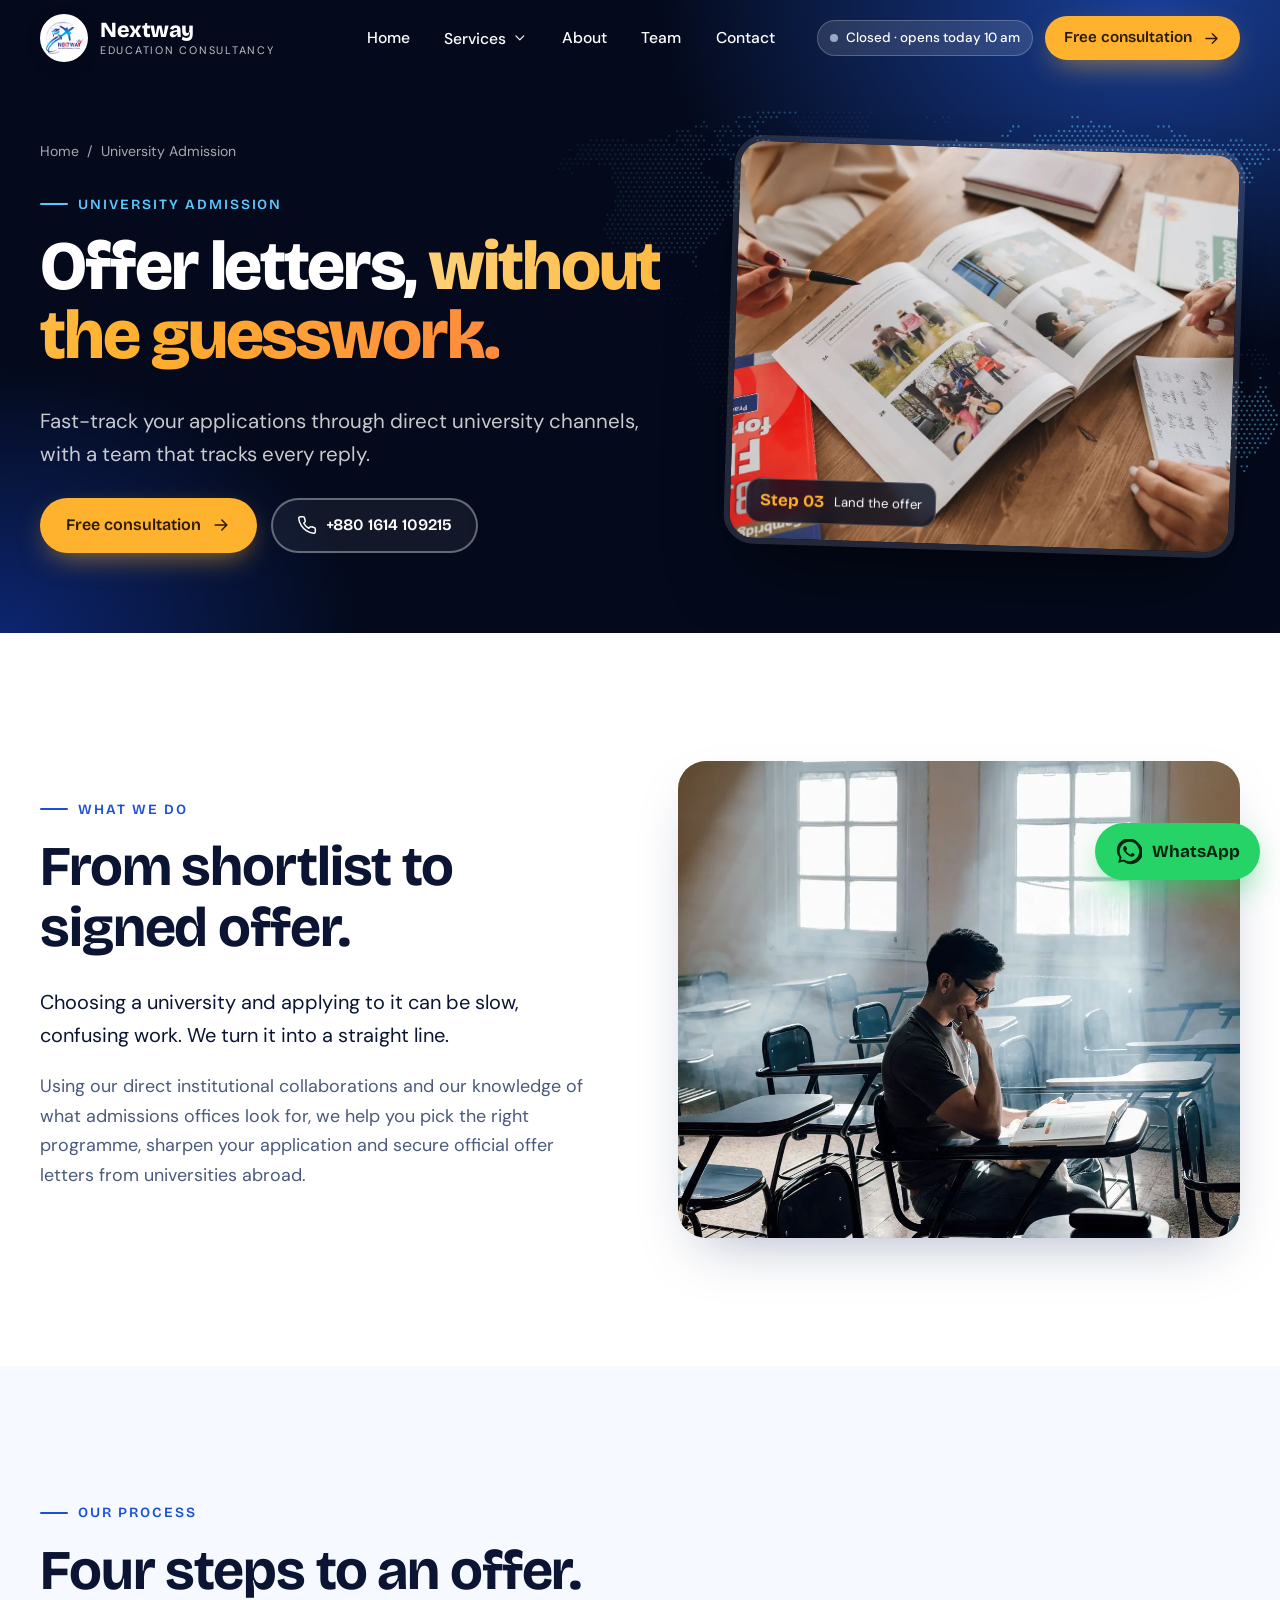
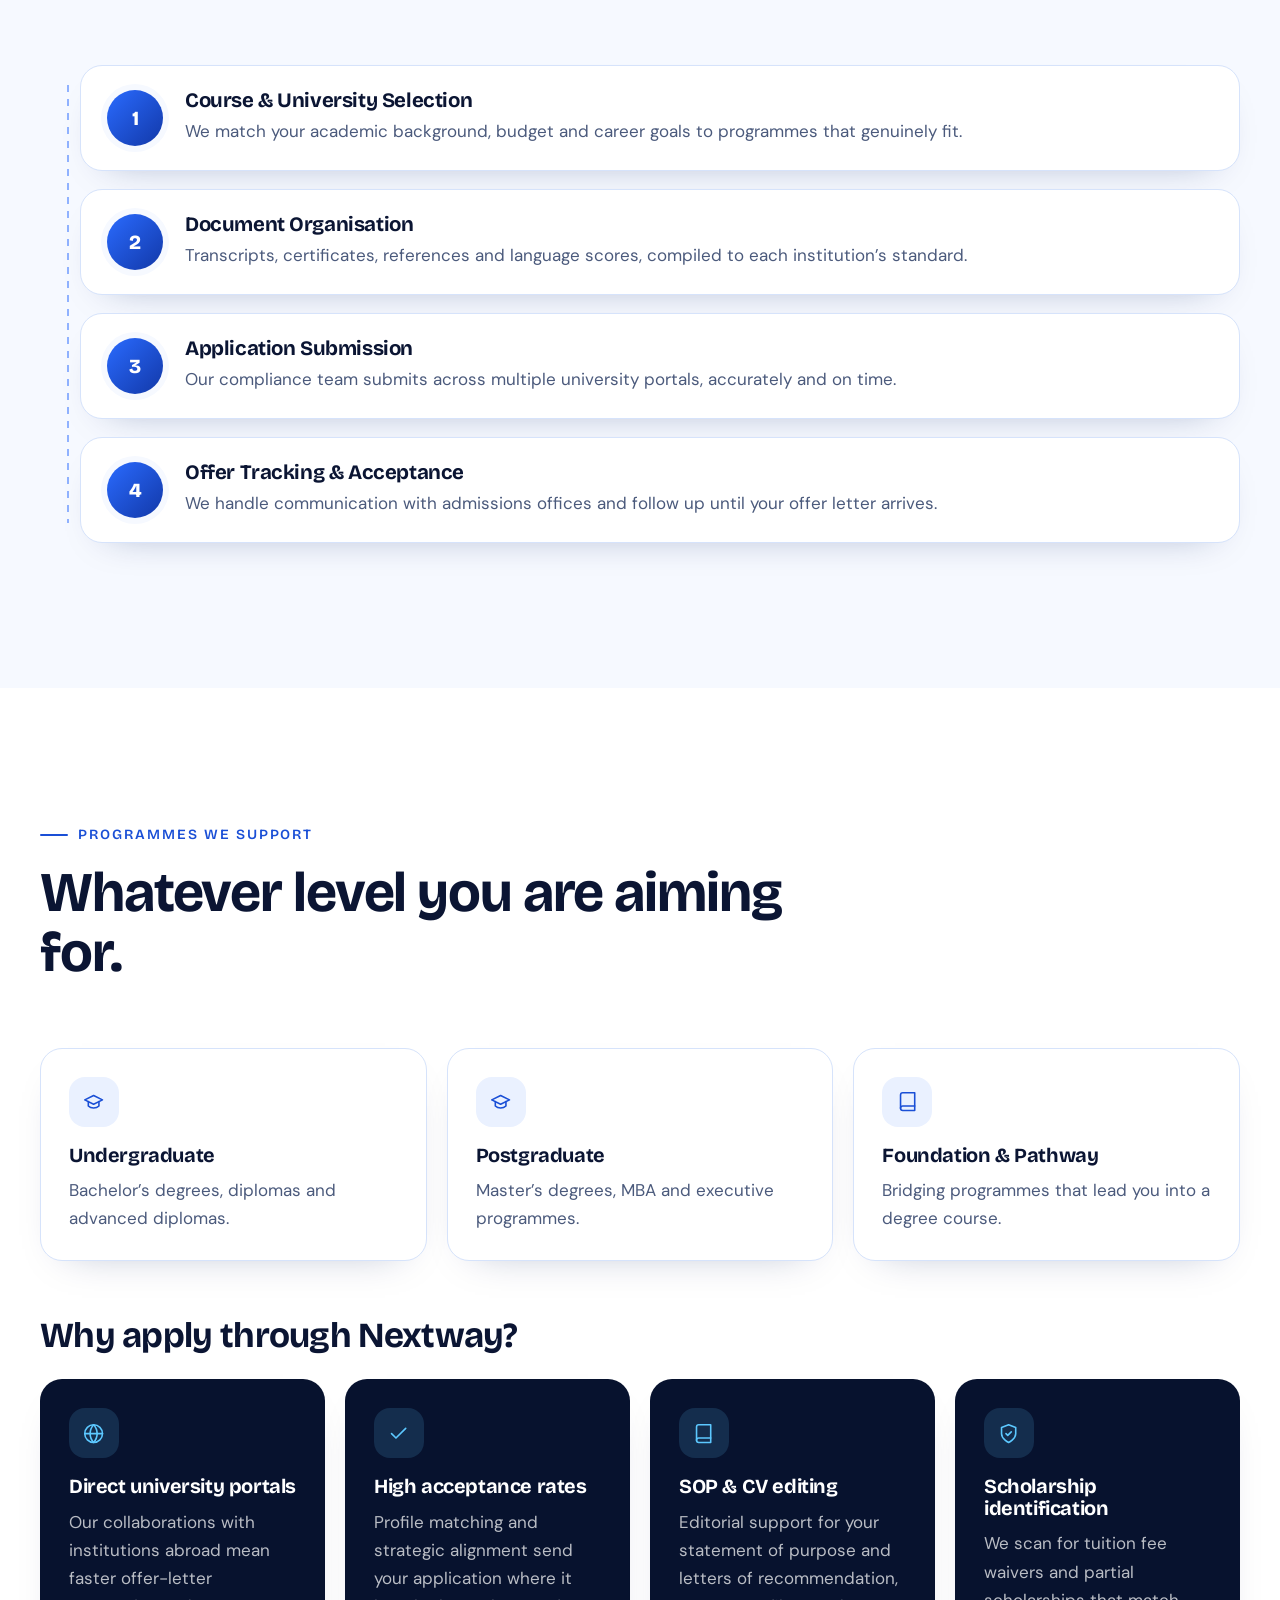
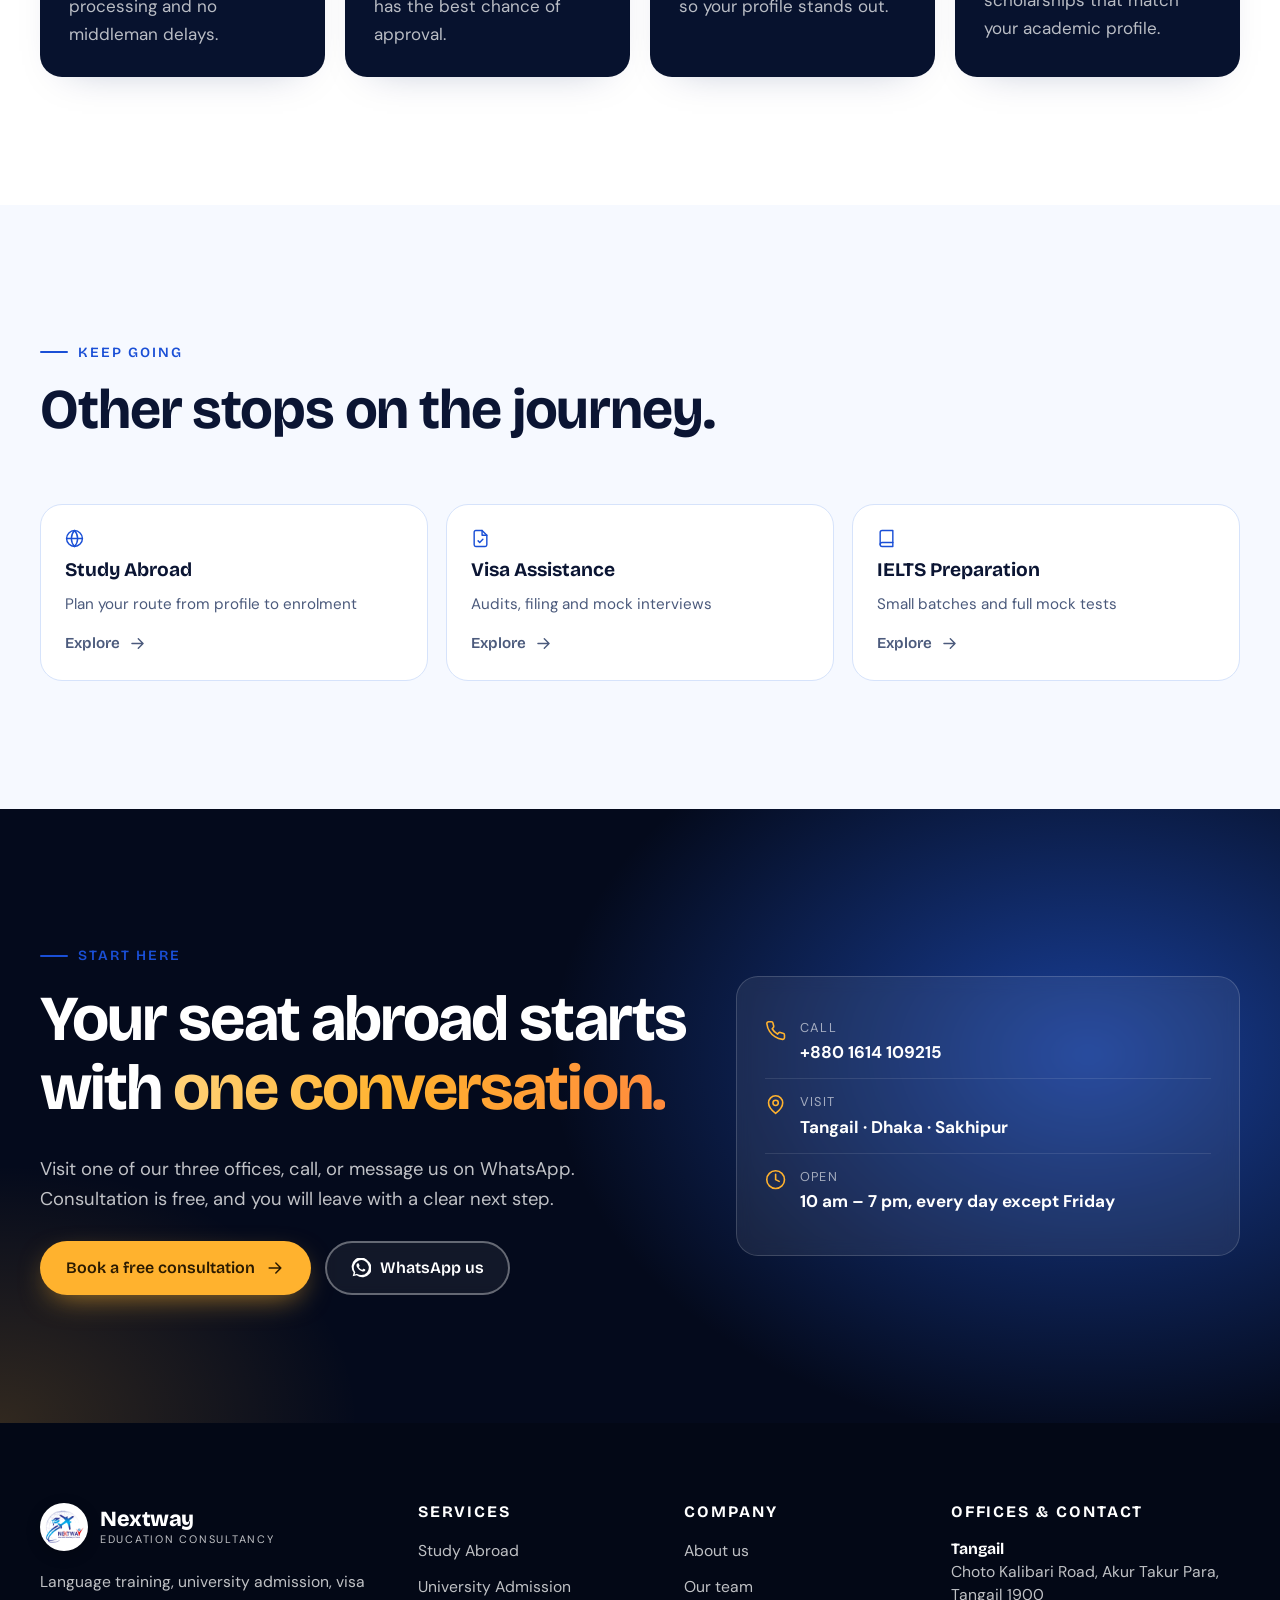
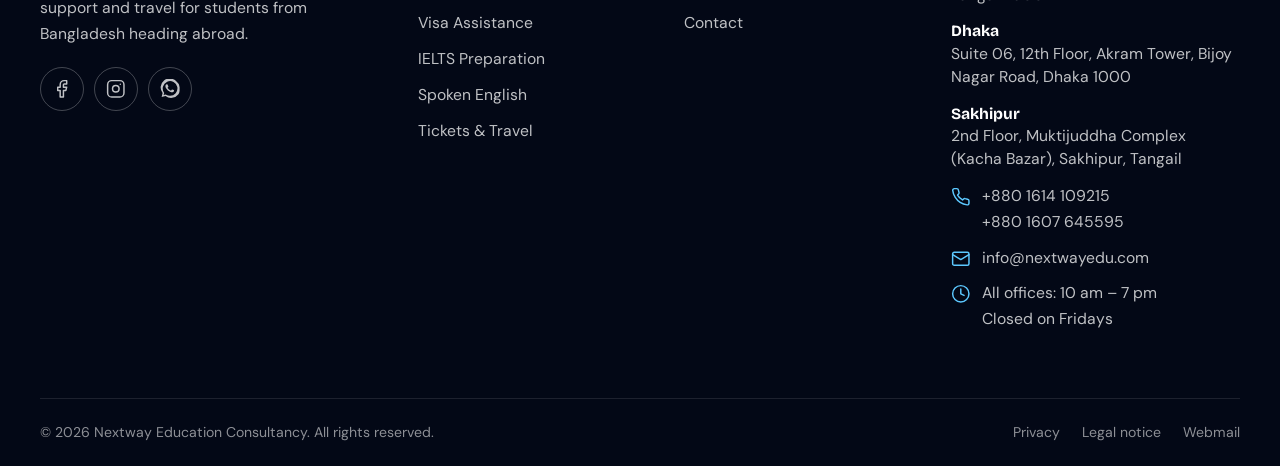
<file: university-admission/index.html>
<!doctype html>
<html lang="en">
<head>
<meta charset="utf-8">
<meta name="viewport" content="width=device-width, initial-scale=1">
<title>University Admission Services | Nextway Education Consultancy, Tangail &amp; Dhaka</title>
<meta name="description" content="Fast-track your overseas university applications with Nextway: programme selection, document preparation, SOP editing, scholarship matching and offer-letter tracking.">
<link rel="canonical" href="https://nextwayedu.com/university-admission/">
<meta name="theme-color" content="#040a1c">
<meta property="og:type" content="website"><meta property="og:site_name" content="Nextway Education Consultancy">
<meta property="og:title" content="University Admission Services | Nextway Education Consultancy, Tangail &amp; Dhaka"><meta property="og:description" content="Fast-track your overseas university applications with Nextway: programme selection, document preparation, SOP editing, scholarship matching and offer-letter tracking.">
<meta property="og:url" content="https://nextwayedu.com/university-admission/"><meta property="og:image" content="https://nextwayedu.com/assets/img/og.jpg"><meta property="og:locale" content="en_US">
<meta name="twitter:card" content="summary_large_image">
<link rel="icon" type="image/png" sizes="32x32" href="/assets/img/favicon-32.png">
<link rel="icon" type="image/png" sizes="64x64" href="/assets/img/favicon-64.png">
<link rel="apple-touch-icon" href="/assets/img/apple-touch-icon.png">
<link rel="preload" href="/assets/fonts/bricolage-latin.woff2" as="font" type="font/woff2" crossorigin>
<link rel="preload" href="/assets/fonts/dmsans-latin.woff2" as="font" type="font/woff2" crossorigin>
<link rel="stylesheet" href="/assets/css/style.css">


</head>
<body>
<svg width="0" height="0" style="position:absolute" aria-hidden="true"><defs><symbol id="i-arrow" viewBox="0 0 24 24" fill="none" stroke="currentColor" stroke-width="1.8" stroke-linecap="round" stroke-linejoin="round"><path d="M5 12h14M13 6l6 6-6 6"/></symbol><symbol id="i-phone" viewBox="0 0 24 24" fill="none" stroke="currentColor" stroke-width="1.8" stroke-linecap="round" stroke-linejoin="round"><path d="M22 16.9v3a2 2 0 0 1-2.2 2 19.8 19.8 0 0 1-8.6-3.1 19.5 19.5 0 0 1-6-6A19.8 19.8 0 0 1 2.1 4.2 2 2 0 0 1 4.1 2h3a2 2 0 0 1 2 1.7c.1 1 .4 1.9.7 2.8a2 2 0 0 1-.5 2.1L8.1 9.9a16 16 0 0 0 6 6l1.3-1.3a2 2 0 0 1 2.1-.4c.9.3 1.8.6 2.8.7a2 2 0 0 1 1.7 2z"/></symbol><symbol id="i-mail" viewBox="0 0 24 24" fill="none" stroke="currentColor" stroke-width="1.8" stroke-linecap="round" stroke-linejoin="round"><rect x="2" y="4" width="20" height="16" rx="2"/><path d="m22 7-10 6L2 7"/></symbol><symbol id="i-pin" viewBox="0 0 24 24" fill="none" stroke="currentColor" stroke-width="1.8" stroke-linecap="round" stroke-linejoin="round"><path d="M20 10c0 6-8 12-8 12S4 16 4 10a8 8 0 0 1 16 0z"/><circle cx="12" cy="10" r="3"/></symbol><symbol id="i-clock" viewBox="0 0 24 24" fill="none" stroke="currentColor" stroke-width="1.8" stroke-linecap="round" stroke-linejoin="round"><circle cx="12" cy="12" r="10"/><path d="M12 6v6l4 2"/></symbol><symbol id="i-check" viewBox="0 0 24 24" fill="none" stroke="currentColor" stroke-width="1.8" stroke-linecap="round" stroke-linejoin="round"><path d="M20 6 9 17l-5-5"/></symbol><symbol id="i-plane" viewBox="0 0 24 24" fill="none" stroke="currentColor" stroke-width="1.8" stroke-linecap="round" stroke-linejoin="round"><path d="M17.8 19.2 16 11l3.5-3.5C21 6 21.5 4 21 3c-1-.5-3 0-4.5 1.5L13 8 4.8 6.2c-.5-.1-.9.1-1.1.5l-.3.5c-.2.5-.1 1 .3 1.3L9 12l-2 3H4l-1 1 3 2 2 3 1-1v-3l3-2 3.5 5.3c.3.4.8.5 1.3.3l.5-.2c.4-.3.6-.7.5-1.2z"/></symbol><symbol id="i-globe" viewBox="0 0 24 24" fill="none" stroke="currentColor" stroke-width="1.8" stroke-linecap="round" stroke-linejoin="round"><circle cx="12" cy="12" r="10"/><path d="M2 12h20M12 2a15.3 15.3 0 0 1 4 10 15.3 15.3 0 0 1-4 10 15.3 15.3 0 0 1-4-10 15.3 15.3 0 0 1 4-10z"/></symbol><symbol id="i-users" viewBox="0 0 24 24" fill="none" stroke="currentColor" stroke-width="1.8" stroke-linecap="round" stroke-linejoin="round"><path d="M16 21v-2a4 4 0 0 0-4-4H6a4 4 0 0 0-4 4v2"/><circle cx="9" cy="7" r="4"/><path d="M22 21v-2a4 4 0 0 0-3-3.9M16 3.1a4 4 0 0 1 0 7.8"/></symbol><symbol id="i-shield" viewBox="0 0 24 24" fill="none" stroke="currentColor" stroke-width="1.8" stroke-linecap="round" stroke-linejoin="round"><path d="M12 22s8-4 8-10V5l-8-3-8 3v7c0 6 8 10 8 10z"/><path d="m9 12 2 2 4-4"/></symbol><symbol id="i-cap" viewBox="0 0 24 24" fill="none" stroke="currentColor" stroke-width="1.8" stroke-linecap="round" stroke-linejoin="round"><path d="M22 10 12 5 2 10l10 5 10-5z"/><path d="M6 12v5c3 3 9 3 12 0v-5"/></symbol><symbol id="i-ticket" viewBox="0 0 24 24" fill="none" stroke="currentColor" stroke-width="1.8" stroke-linecap="round" stroke-linejoin="round"><path d="M2 9a3 3 0 0 1 0 6v2a2 2 0 0 0 2 2h16a2 2 0 0 0 2-2v-2a3 3 0 0 1 0-6V7a2 2 0 0 0-2-2H4a2 2 0 0 0-2 2z"/><path d="M13 5v2M13 17v2M13 11v2"/></symbol><symbol id="i-passport" viewBox="0 0 24 24" fill="none" stroke="currentColor" stroke-width="1.8" stroke-linecap="round" stroke-linejoin="round"><path d="M14 2H6a2 2 0 0 0-2 2v16a2 2 0 0 0 2 2h12a2 2 0 0 0 2-2V8z"/><path d="M14 2v6h6M9 15l2 2 4-4"/></symbol><symbol id="i-mic" viewBox="0 0 24 24" fill="none" stroke="currentColor" stroke-width="1.8" stroke-linecap="round" stroke-linejoin="round"><rect x="9" y="2" width="6" height="12" rx="3"/><path d="M19 10v2a7 7 0 0 1-14 0v-2M12 19v3"/></symbol><symbol id="i-book" viewBox="0 0 24 24" fill="none" stroke="currentColor" stroke-width="1.8" stroke-linecap="round" stroke-linejoin="round"><path d="M4 19.5A2.5 2.5 0 0 1 6.5 17H20"/><path d="M6.5 2H20v20H6.5A2.5 2.5 0 0 1 4 19.5v-15A2.5 2.5 0 0 1 6.5 2z"/></symbol><symbol id="i-chat" viewBox="0 0 24 24" fill="none" stroke="currentColor" stroke-width="1.8" stroke-linecap="round" stroke-linejoin="round"><path d="M21 15a2 2 0 0 1-2 2H7l-4 4V5a2 2 0 0 1 2-2h14a2 2 0 0 1 2 2z"/></symbol><symbol id="i-fb" viewBox="0 0 24 24" fill="none" stroke="currentColor" stroke-width="1.8" stroke-linecap="round" stroke-linejoin="round"><path d="M18 2h-3a5 5 0 0 0-5 5v3H7v4h3v8h4v-8h3l1-4h-4V7a1 1 0 0 1 1-1h3z"/></symbol><symbol id="i-ig" viewBox="0 0 24 24" fill="none" stroke="currentColor" stroke-width="1.8" stroke-linecap="round" stroke-linejoin="round"><rect x="2" y="2" width="20" height="20" rx="5"/><circle cx="12" cy="12" r="4"/><path d="M17.5 6.5h.01"/></symbol><symbol id="i-quote" viewBox="0 0 24 24" fill="none" stroke="currentColor" stroke-width="1.8" stroke-linecap="round" stroke-linejoin="round"><path d="M10 11H6a1 1 0 0 1-1-1V7a1 1 0 0 1 1-1h3a1 1 0 0 1 1 1v8c0 2-1 4-4 5M20 11h-4a1 1 0 0 1-1-1V7a1 1 0 0 1 1-1h3a1 1 0 0 1 1 1v8c0 2-1 4-4 5"/></symbol><symbol id="i-plus" viewBox="0 0 24 24" fill="none" stroke="currentColor" stroke-width="1.8" stroke-linecap="round" stroke-linejoin="round"><path d="M12 5v14M5 12h14"/></symbol><symbol id="i-chev" viewBox="0 0 24 24" fill="none" stroke="currentColor" stroke-width="1.8" stroke-linecap="round" stroke-linejoin="round"><path d="m6 9 6 6 6-6"/></symbol><symbol id="i-menu" viewBox="0 0 24 24" fill="none" stroke="currentColor" stroke-width="1.8" stroke-linecap="round" stroke-linejoin="round"><path d="M4 7h16M4 12h16M4 17h16"/></symbol><symbol id="i-close" viewBox="0 0 24 24" fill="none" stroke="currentColor" stroke-width="1.8" stroke-linecap="round" stroke-linejoin="round"><path d="M18 6 6 18M6 6l12 12"/></symbol><symbol id="i-send" viewBox="0 0 24 24" fill="none" stroke="currentColor" stroke-width="1.8" stroke-linecap="round" stroke-linejoin="round"><path d="m22 2-7 20-4-9-9-4z"/><path d="M22 2 11 13"/></symbol><symbol id="i-wa" viewBox="0 0 24 24" fill="none" stroke="currentColor" stroke-width="1.8" stroke-linecap="round" stroke-linejoin="round"><path d="M20.5 3.5A11 11 0 0 0 3.2 17.3L2 22l4.8-1.2A11 11 0 0 0 20.5 3.5zm-8.4 17a9 9 0 0 1-4.6-1.3l-.3-.2-2.8.7.8-2.7-.2-.3a9 9 0 1 1 7.1 3.8zm5-6.7c-.3-.1-1.6-.8-1.9-.9s-.5-.1-.6.1-.7.9-.9 1.1-.3.2-.6.1a7.4 7.4 0 0 1-3.7-3.2c-.3-.5.3-.5.8-1.5.1-.2 0-.3 0-.5l-.9-2.1c-.2-.5-.5-.5-.6-.5h-.5a1 1 0 0 0-.7.3 3 3 0 0 0-.9 2.2 5.1 5.1 0 0 0 1.1 2.7 11.7 11.7 0 0 0 4.5 4c1.7.7 2.3.8 3.1.7a2.6 2.6 0 0 0 1.7-1.2 2.1 2.1 0 0 0 .1-1.2c0-.1-.2-.2-.5-.3z" fill="currentColor" stroke="none"/></symbol></defs></svg>
<a class="skip" href="#main">Skip to content</a>
<header class="site-header">
<div class="container nav">
<a class="brand" href="/" aria-label="Nextway Education Consultancy — home"><img src="/assets/img/logo.webp" alt="" width="48" height="48"><span class="brand-text"><b>Nextway</b><small>Education Consultancy</small></span></a>
<ul class="nav-links" id="nav-links">
<li><a href="/">Home</a></li>
<li class="has-sub"><button class="sub-toggle" aria-expanded="false" aria-haspopup="true">Services <svg class="icon " aria-hidden="true"><use href="#i-chev"/></svg></button>
<div class="submenu"><a href="/study-abroad/"><svg class="icon " aria-hidden="true"><use href="#i-globe"/></svg><span><b>Study Abroad</b><small>Plan your route from profile to enrolment</small></span></a><a href="/university-admission/" aria-current="page"><svg class="icon " aria-hidden="true"><use href="#i-cap"/></svg><span><b>University Admission</b><small>Applications, SOPs and offer letters</small></span></a><a href="/visa-assistance/"><svg class="icon " aria-hidden="true"><use href="#i-passport"/></svg><span><b>Visa Assistance</b><small>Audits, filing and mock interviews</small></span></a><a href="/ielts/"><svg class="icon " aria-hidden="true"><use href="#i-book"/></svg><span><b>IELTS Preparation</b><small>Small batches and full mock tests</small></span></a><a href="/spoken-english/"><svg class="icon " aria-hidden="true"><use href="#i-mic"/></svg><span><b>Spoken English</b><small>Fluency, grammar and confidence</small></span></a><a href="/ticket-and-travel/"><svg class="icon " aria-hidden="true"><use href="#i-ticket"/></svg><span><b>Tickets & Travel</b><small>Student fares and smart routes</small></span></a></div></li>
<li><a href="/#about">About</a></li>
<li><a href="/team/">Team</a></li>
<li><a href="/contact/">Contact</a></li>
<li class="nav-cta"><a class="btn btn-amber" href="/contact/">Book a free consultation <svg class="icon arrow" aria-hidden="true"><use href="#i-arrow"/></svg></a></li>
</ul>
<div class="nav-actions">
<span class="open-pill" data-status><i class="dot"></i><span class="status-text">Sat–Thu · 10 am–7 pm</span></span>
<a class="btn btn-amber btn-sm" href="/contact/">Free consultation <svg class="icon arrow" aria-hidden="true"><use href="#i-arrow"/></svg></a>
<button class="menu-btn" aria-label="Menu" aria-expanded="false" aria-controls="nav-links"><svg class="icon m" aria-hidden="true"><use href="#i-menu"/></svg><svg class="icon x" aria-hidden="true"><use href="#i-close"/></svg></button>
</div>
</div>
</header>
<main id="main">
<section class="page-hero">
<img class="ph-map" src="/assets/img/world-dots-dark.svg" alt="" aria-hidden="true">
<div class="container ph-grid">
<div>
<nav class="crumbs" aria-label="Breadcrumb"><a href="/">Home</a> / <span>University Admission</span></nav>
<span class="kicker">University Admission</span>
<h1>Offer letters, <span class="grad">without the guesswork.</span></h1>
<p class="lead">Fast-track your applications through direct university channels, with a team that tracks every reply.</p>
<div class="cta-row"><a class="btn btn-amber" href="/contact/">Free consultation <svg class="icon arrow" aria-hidden="true"><use href="#i-arrow"/></svg></a><a class="btn btn-ghost" href="tel:+8801614109215"><svg class="icon " aria-hidden="true"><use href="#i-phone"/></svg> <span class="d-only">+880 1614 109215</span><span class="m-only">Call us</span></a></div>
</div>
<div class="ph-photo"><img src="/assets/img/reading.webp" alt="Students studying together with an open course book" width="1400" height="933" fetchpriority="high"><div class="stamp"><b>Step 03</b><span>Land the offer</span></div></div>
</div>
</section><section class="section"><div class="container split">
<div class="prose reveal"><span class="kicker">What we do</span><h2 class="h2">From shortlist to signed offer.</h2>
<p>Choosing a university and applying to it can be slow, confusing work. We turn it into a straight line.</p>
<p>Using our direct institutional collaborations and our knowledge of what admissions offices look for, we help you pick the right programme, sharpen your application and secure official offer letters from universities abroad.</p></div>
<div class="photo-frame reveal" style="--d:1"><img src="/assets/img/student.webp" alt="A student studying alone in a sunlit classroom" loading="lazy" width="1400" height="935"></div>
</div></section>
<section class="section bg-ice"><div class="container"><div class="sec-head reveal"><span class="kicker">Our process</span><h2 class="h2">Four steps to an offer.</h2></div>
<ol class="timeline"><li class="step reveal" style="--d:0"><span class="n">1</span><div><h3>Course & University Selection</h3><p>We match your academic background, budget and career goals to programmes that genuinely fit.</p></div></li><li class="step reveal" style="--d:1"><span class="n">2</span><div><h3>Document Organisation</h3><p>Transcripts, certificates, references and language scores, compiled to each institution’s standard.</p></div></li><li class="step reveal" style="--d:2"><span class="n">3</span><div><h3>Application Submission</h3><p>Our compliance team submits across multiple university portals, accurately and on time.</p></div></li><li class="step reveal" style="--d:3"><span class="n">4</span><div><h3>Offer Tracking & Acceptance</h3><p>We handle communication with admissions offices and follow up until your offer letter arrives.</p></div></li></ol>
</div></section>
<section class="section"><div class="container"><div class="sec-head reveal"><span class="kicker">Programmes we support</span><h2 class="h2">Whatever level you are aiming for.</h2></div>
<div class="cards"><article class="card reveal" style="--d:0"><div class="ico"><svg class="icon " aria-hidden="true"><use href="#i-cap"/></svg></div><h3>Undergraduate</h3><p>Bachelor’s degrees, diplomas and advanced diplomas.</p></article><article class="card reveal" style="--d:1"><div class="ico"><svg class="icon " aria-hidden="true"><use href="#i-cap"/></svg></div><h3>Postgraduate</h3><p>Master’s degrees, MBA and executive programmes.</p></article><article class="card reveal" style="--d:2"><div class="ico"><svg class="icon " aria-hidden="true"><use href="#i-book"/></svg></div><h3>Foundation & Pathway</h3><p>Bridging programmes that lead you into a degree course.</p></article></div>
<h2 class="sub-head reveal">Why apply through Nextway?</h2>
<div class="cards"><article class="card dark reveal" style="--d:0"><div class="ico"><svg class="icon " aria-hidden="true"><use href="#i-globe"/></svg></div><h3>Direct university portals</h3><p>Our collaborations with institutions abroad mean faster offer-letter processing and no middleman delays.</p></article><article class="card dark reveal" style="--d:1"><div class="ico"><svg class="icon " aria-hidden="true"><use href="#i-check"/></svg></div><h3>High acceptance rates</h3><p>Profile matching and strategic alignment send your application where it has the best chance of approval.</p></article><article class="card dark reveal" style="--d:2"><div class="ico"><svg class="icon " aria-hidden="true"><use href="#i-book"/></svg></div><h3>SOP & CV editing</h3><p>Editorial support for your statement of purpose and letters of recommendation, so your profile stands out.</p></article><article class="card dark reveal" style="--d:3"><div class="ico"><svg class="icon " aria-hidden="true"><use href="#i-shield"/></svg></div><h3>Scholarship identification</h3><p>We scan for tuition fee waivers and partial scholarships that match your academic profile.</p></article></div>
</div></section>
<section class="section bg-ice"><div class="container"><div class="sec-head"><span class="kicker">Keep going</span><h2 class="h2">Other stops on the journey.</h2></div><div class="related"><a href="/study-abroad/" class="reveal"><span class="ico" style="color:var(--blue-600)"><svg class="icon " aria-hidden="true"><use href="#i-globe"/></svg></span><b>Study Abroad</b><span>Plan your route from profile to enrolment</span><span class="link-arrow">Explore <svg class="icon " aria-hidden="true"><use href="#i-arrow"/></svg></span></a><a href="/visa-assistance/" class="reveal"><span class="ico" style="color:var(--blue-600)"><svg class="icon " aria-hidden="true"><use href="#i-passport"/></svg></span><b>Visa Assistance</b><span>Audits, filing and mock interviews</span><span class="link-arrow">Explore <svg class="icon " aria-hidden="true"><use href="#i-arrow"/></svg></span></a><a href="/ielts/" class="reveal"><span class="ico" style="color:var(--blue-600)"><svg class="icon " aria-hidden="true"><use href="#i-book"/></svg></span><b>IELTS Preparation</b><span>Small batches and full mock tests</span><span class="link-arrow">Explore <svg class="icon " aria-hidden="true"><use href="#i-arrow"/></svg></span></a></div></div></section><section class="section cta" aria-labelledby="cta-h">
<div class="container cta-inner">
<div class="reveal">
<span class="kicker">Start here</span>
<h2 id="cta-h">Your seat abroad starts with <span class="grad">one conversation.</span></h2>
<p>Visit one of our three offices, call, or message us on WhatsApp. Consultation is free, and you will leave with a clear next step.</p>
<div class="cta-row" style="justify-content:flex-start"><a class="btn btn-amber" href="/contact/">Book a free consultation <svg class="icon arrow" aria-hidden="true"><use href="#i-arrow"/></svg></a><a class="btn btn-ghost" href="https://wa.me/8801614109215?text=Hello%20Nextway%2C%20I%20would%20like%20a%20free%20consultation." rel="noopener"><svg class="icon fill" aria-hidden="true"><use href="#i-wa"/></svg> WhatsApp us</a></div>
</div>
<ul class="cta-card reveal" style="--d:2">
<li><svg class="icon " aria-hidden="true"><use href="#i-phone"/></svg><span><small>Call</small><a href="tel:+8801614109215"><b>+880 1614 109215</b></a></span></li>
<li><svg class="icon " aria-hidden="true"><use href="#i-pin"/></svg><span><small>Visit</small><a href="/contact/"><b>Tangail · Dhaka · Sakhipur</b></a></span></li>
<li><svg class="icon " aria-hidden="true"><use href="#i-clock"/></svg><span><small>Open</small><b>10 am – 7 pm, every day except Friday</b></span></li>
</ul>
</div>
</section>
</main>
<footer class="site-footer">
<div class="container foot-grid">
<div class="foot-brand">
<a class="brand" href="/"><img src="/assets/img/logo.webp" alt="" width="48" height="48" loading="lazy"><span class="brand-text"><b>Nextway</b><small>Education Consultancy</small></span></a>
<p class="foot-about">Language training, university admission, visa support and travel for students from Bangladesh heading abroad.</p>
<div class="socials"><a href="https://www.facebook.com/nextway2021/" rel="noopener" aria-label="Nextway on Facebook"><svg class="icon " aria-hidden="true"><use href="#i-fb"/></svg></a><a href="https://www.instagram.com/nextwayeducationconsultancy/" rel="noopener" aria-label="Nextway on Instagram"><svg class="icon " aria-hidden="true"><use href="#i-ig"/></svg></a><a href="https://wa.me/8801614109215" rel="noopener" aria-label="Nextway on WhatsApp"><svg class="icon fill" aria-hidden="true"><use href="#i-wa"/></svg></a></div>
</div>
<div><h4>Services</h4><ul><li><a href="/study-abroad/">Study Abroad</a></li><li><a href="/university-admission/">University Admission</a></li><li><a href="/visa-assistance/">Visa Assistance</a></li><li><a href="/ielts/">IELTS Preparation</a></li><li><a href="/spoken-english/">Spoken English</a></li><li><a href="/ticket-and-travel/">Tickets & Travel</a></li></ul></div>
<div><h4>Company</h4><ul><li><a href="/#about">About us</a></li><li><a href="/team/">Our team</a></li><li><a href="/contact/">Contact</a></li></ul></div>
<div><h4>Offices &amp; contact</h4><ul class="foot-contact">
<li><details class="foot-offices" open><summary><svg class="icon " aria-hidden="true"><use href="#i-pin"/></svg><span class="so">Our offices</span><svg class="icon chev" aria-hidden="true"><use href="#i-chev"/></svg></summary><div class="offs"><a href="https://maps.app.goo.gl/vwTyAUAMtYEENq6k8" rel="noopener"><b>Tangail</b>Choto Kalibari Road, Akur Takur Para, Tangail 1900</a><a href="https://maps.app.goo.gl/TQy71jqA4mWhxW3r6" rel="noopener"><b>Dhaka</b>Suite 06, 12th Floor, Akram Tower, Bijoy Nagar Road, Dhaka 1000</a><a href="https://maps.app.goo.gl/2W5rz34oygCHsrJ46" rel="noopener"><b>Sakhipur</b>2nd Floor, Muktijuddha Complex (Kacha Bazar), Sakhipur, Tangail</a></div></details></li>
<li><svg class="icon " aria-hidden="true"><use href="#i-phone"/></svg><span><a href="tel:+8801614109215">+880 1614 109215</a><br><a href="tel:+8801607645595">+880 1607 645595</a></span></li>
<li><svg class="icon " aria-hidden="true"><use href="#i-mail"/></svg><a href="mailto:info@nextwayedu.com">info@nextwayedu.com</a></li>
<li><svg class="icon " aria-hidden="true"><use href="#i-clock"/></svg><span>All offices: 10 am – 7 pm<br>Closed on Fridays</span></li>
</ul></div>
</div>
<div class="container foot-bar"><span>© <span data-year>2026</span> Nextway Education Consultancy. All rights reserved.</span><ul><li><a href="/privacy/">Privacy</a></li><li><a href="/legal-notice/">Legal notice</a></li><li><a href="https://server707.web-hosting.com:2096/" rel="noopener">Webmail</a></li></ul></div>
</footer>
<a class="wa-float" href="https://wa.me/8801614109215?text=Hello%20Nextway%2C%20I%20would%20like%20a%20free%20consultation." rel="noopener" aria-label="Chat with Nextway on WhatsApp"><svg class="icon fill" aria-hidden="true"><use href="#i-wa"/></svg><span>WhatsApp</span></a>
<script src="/assets/js/main.js" defer></script>
</body>
</html>
</file>
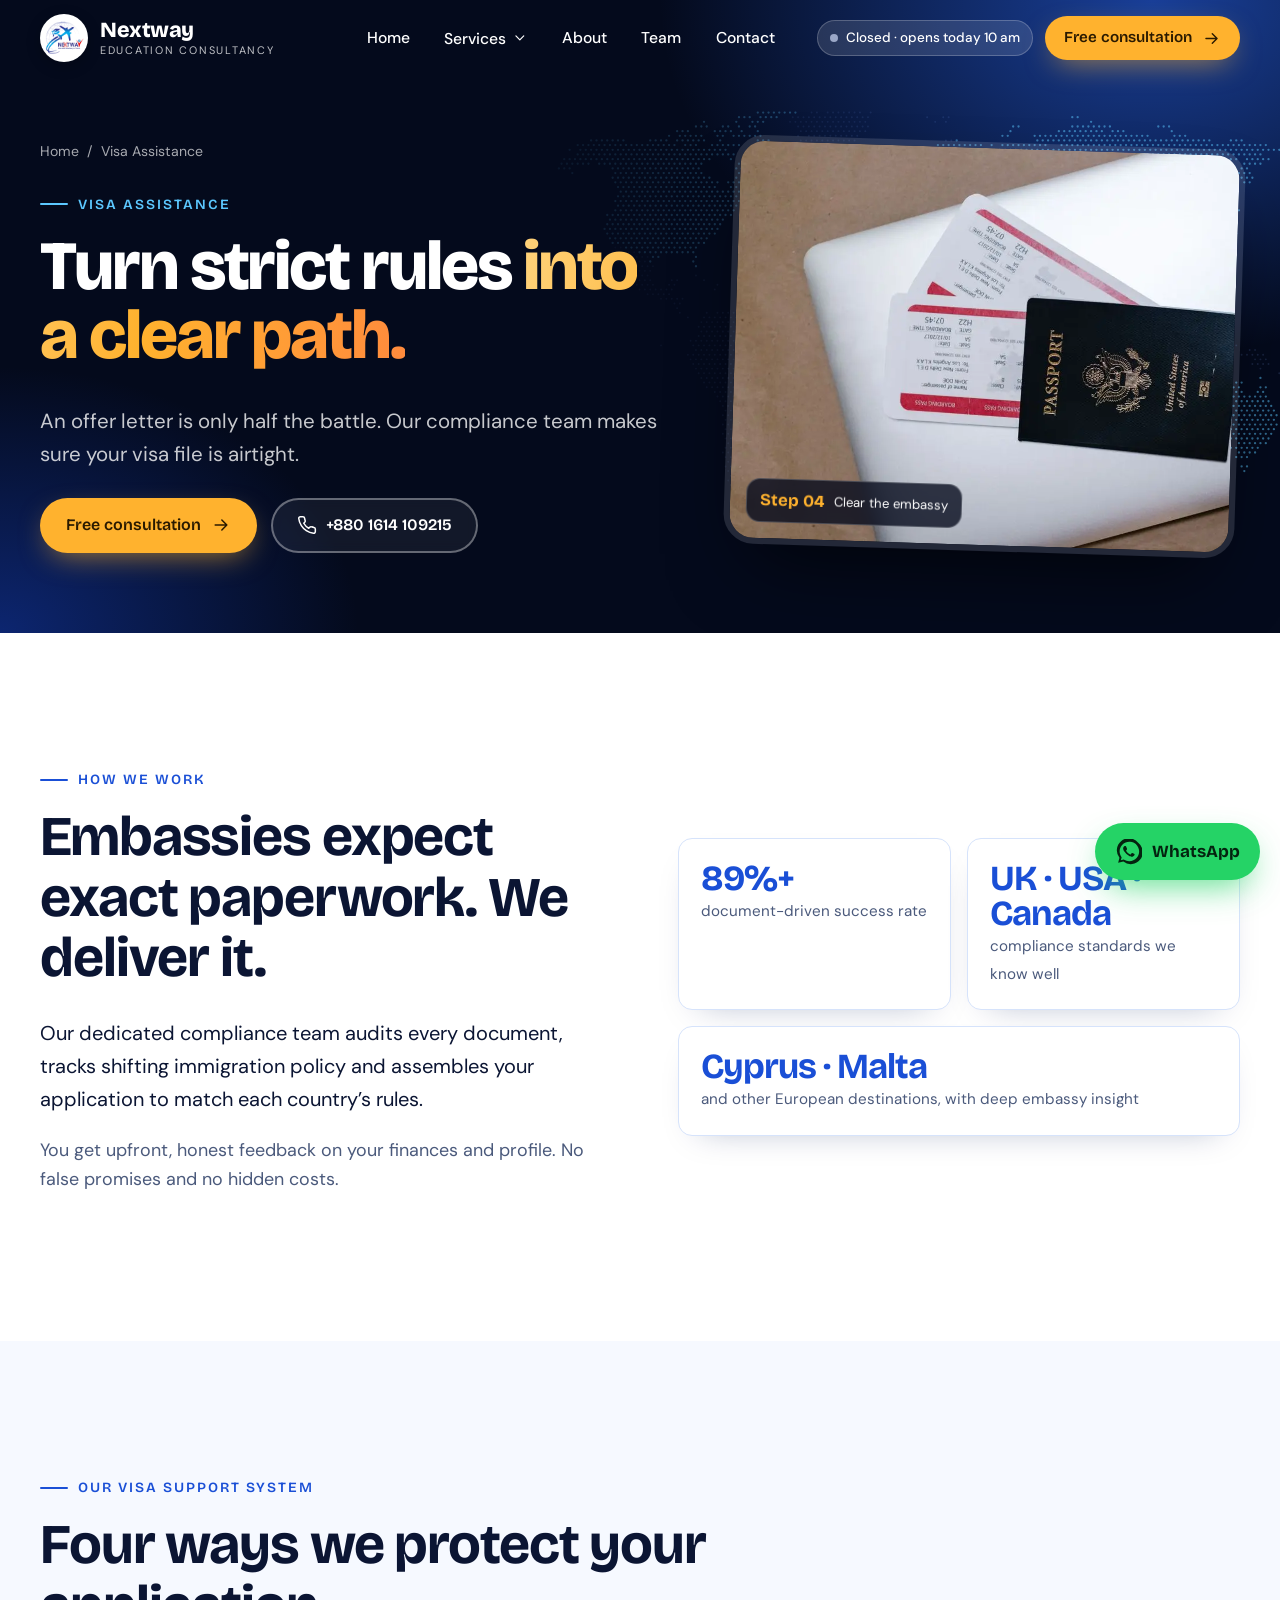
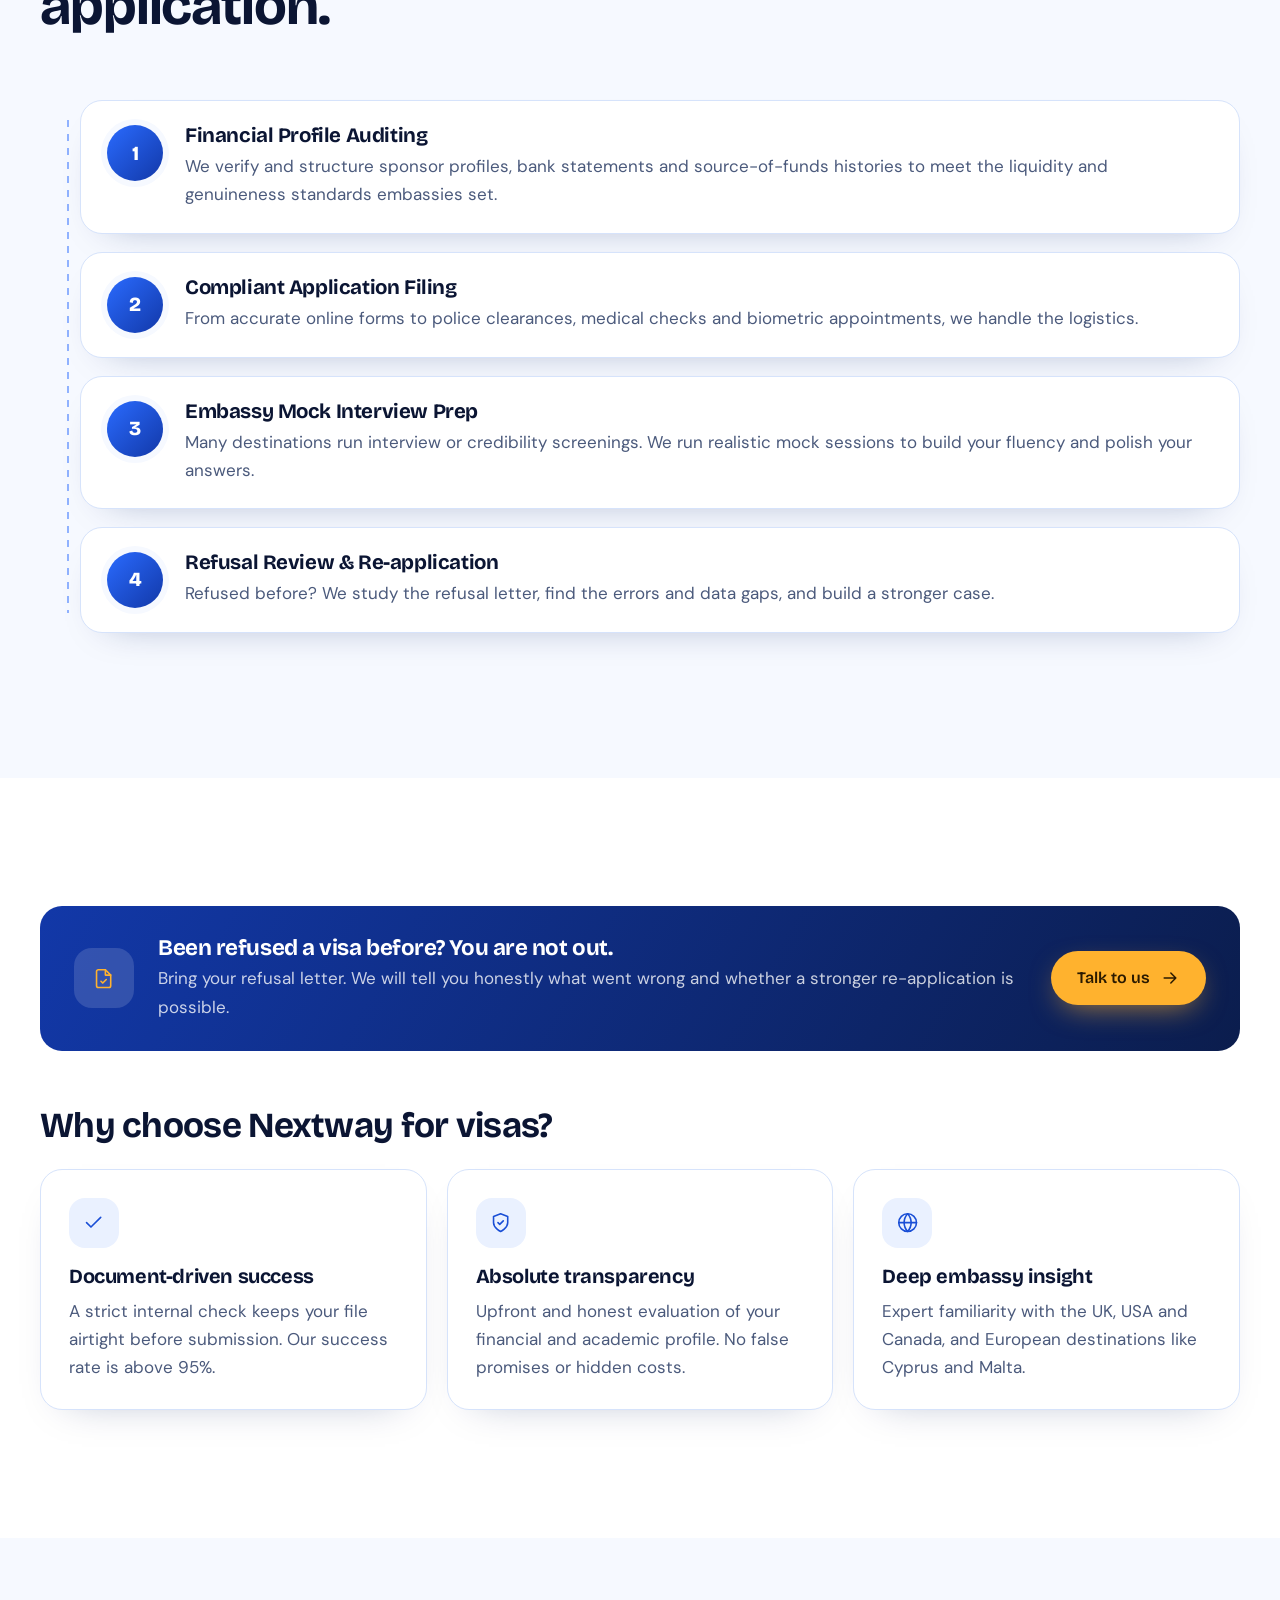
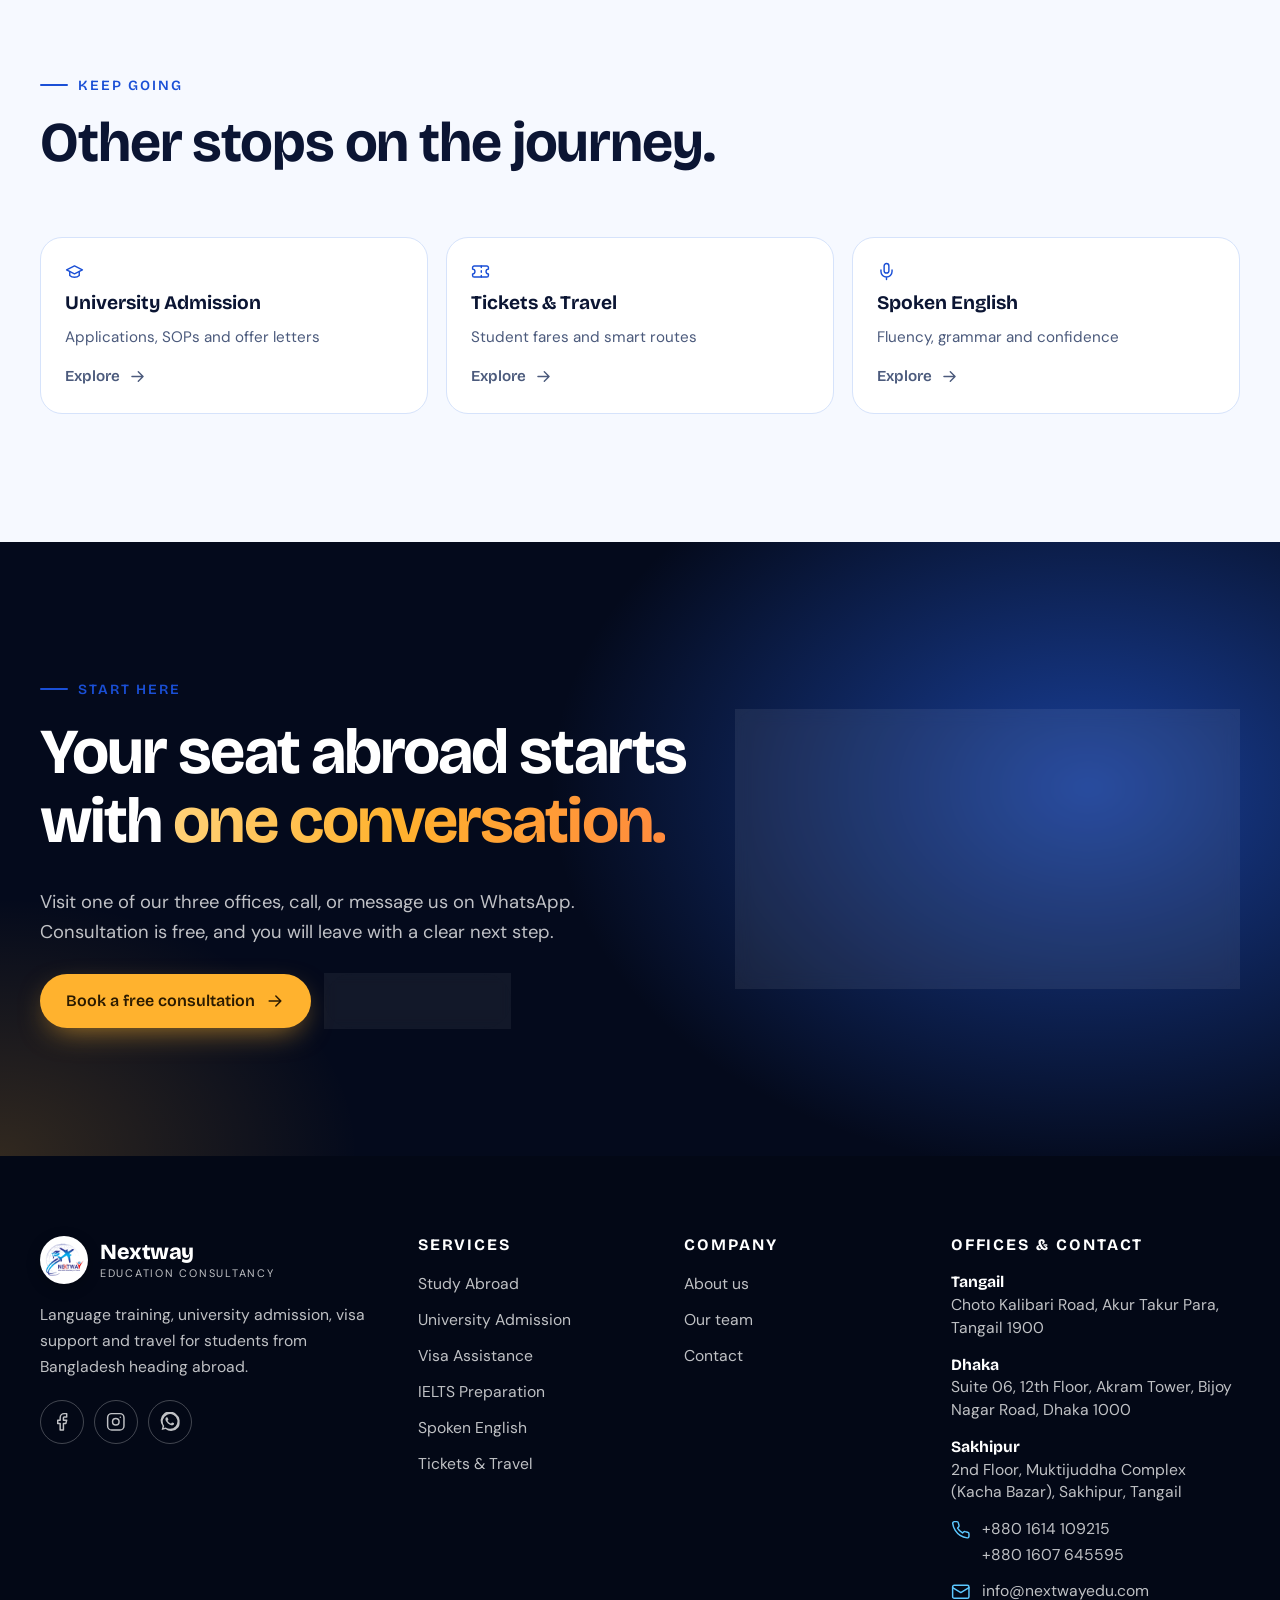
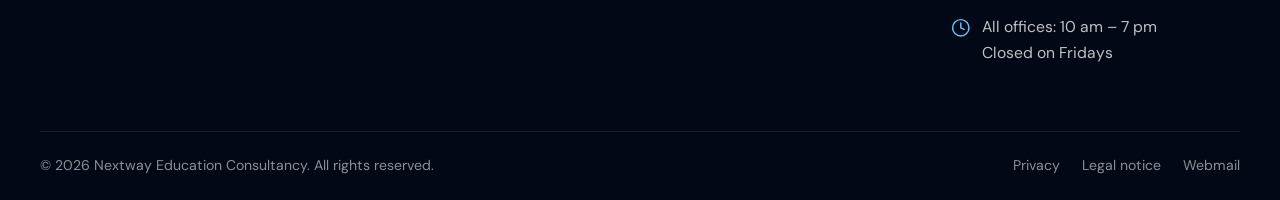
<file: visa-assistance/index.html>
<!doctype html>
<html lang="en">
<head>
<meta charset="utf-8">
<meta name="viewport" content="width=device-width, initial-scale=1">
<title>Student Visa Assistance in Tangail &amp; Dhaka | Nextway Education Consultancy</title>
<meta name="description" content="Student visa support in Tangail: financial audits, compliant filing, embassy mock interviews and refusal reviews for the UK, USA, Canada, Cyprus, Malta and more.">
<link rel="canonical" href="https://nextwayedu.com/visa-assistance/">
<meta name="theme-color" content="#040a1c">
<meta property="og:type" content="website"><meta property="og:site_name" content="Nextway Education Consultancy">
<meta property="og:title" content="Student Visa Assistance in Tangail &amp; Dhaka | Nextway Education Consultancy"><meta property="og:description" content="Student visa support in Tangail: financial audits, compliant filing, embassy mock interviews and refusal reviews for the UK, USA, Canada, Cyprus, Malta and more.">
<meta property="og:url" content="https://nextwayedu.com/visa-assistance/"><meta property="og:image" content="https://nextwayedu.com/assets/img/og.jpg"><meta property="og:locale" content="en_US">
<meta name="twitter:card" content="summary_large_image">
<link rel="icon" type="image/png" sizes="32x32" href="/assets/img/favicon-32.png">
<link rel="icon" type="image/png" sizes="64x64" href="/assets/img/favicon-64.png">
<link rel="apple-touch-icon" href="/assets/img/apple-touch-icon.png">
<link rel="preload" href="/assets/fonts/bricolage-latin.woff2" as="font" type="font/woff2" crossorigin>
<link rel="preload" href="/assets/fonts/dmsans-latin.woff2" as="font" type="font/woff2" crossorigin>
<link rel="stylesheet" href="/assets/css/style.css">


</head>
<body>
<svg width="0" height="0" style="position:absolute" aria-hidden="true"><defs><symbol id="i-arrow" viewBox="0 0 24 24" fill="none" stroke="currentColor" stroke-width="1.8" stroke-linecap="round" stroke-linejoin="round"><path d="M5 12h14M13 6l6 6-6 6"/></symbol><symbol id="i-phone" viewBox="0 0 24 24" fill="none" stroke="currentColor" stroke-width="1.8" stroke-linecap="round" stroke-linejoin="round"><path d="M22 16.9v3a2 2 0 0 1-2.2 2 19.8 19.8 0 0 1-8.6-3.1 19.5 19.5 0 0 1-6-6A19.8 19.8 0 0 1 2.1 4.2 2 2 0 0 1 4.1 2h3a2 2 0 0 1 2 1.7c.1 1 .4 1.9.7 2.8a2 2 0 0 1-.5 2.1L8.1 9.9a16 16 0 0 0 6 6l1.3-1.3a2 2 0 0 1 2.1-.4c.9.3 1.8.6 2.8.7a2 2 0 0 1 1.7 2z"/></symbol><symbol id="i-mail" viewBox="0 0 24 24" fill="none" stroke="currentColor" stroke-width="1.8" stroke-linecap="round" stroke-linejoin="round"><rect x="2" y="4" width="20" height="16" rx="2"/><path d="m22 7-10 6L2 7"/></symbol><symbol id="i-pin" viewBox="0 0 24 24" fill="none" stroke="currentColor" stroke-width="1.8" stroke-linecap="round" stroke-linejoin="round"><path d="M20 10c0 6-8 12-8 12S4 16 4 10a8 8 0 0 1 16 0z"/><circle cx="12" cy="10" r="3"/></symbol><symbol id="i-clock" viewBox="0 0 24 24" fill="none" stroke="currentColor" stroke-width="1.8" stroke-linecap="round" stroke-linejoin="round"><circle cx="12" cy="12" r="10"/><path d="M12 6v6l4 2"/></symbol><symbol id="i-check" viewBox="0 0 24 24" fill="none" stroke="currentColor" stroke-width="1.8" stroke-linecap="round" stroke-linejoin="round"><path d="M20 6 9 17l-5-5"/></symbol><symbol id="i-plane" viewBox="0 0 24 24" fill="none" stroke="currentColor" stroke-width="1.8" stroke-linecap="round" stroke-linejoin="round"><path d="M17.8 19.2 16 11l3.5-3.5C21 6 21.5 4 21 3c-1-.5-3 0-4.5 1.5L13 8 4.8 6.2c-.5-.1-.9.1-1.1.5l-.3.5c-.2.5-.1 1 .3 1.3L9 12l-2 3H4l-1 1 3 2 2 3 1-1v-3l3-2 3.5 5.3c.3.4.8.5 1.3.3l.5-.2c.4-.3.6-.7.5-1.2z"/></symbol><symbol id="i-globe" viewBox="0 0 24 24" fill="none" stroke="currentColor" stroke-width="1.8" stroke-linecap="round" stroke-linejoin="round"><circle cx="12" cy="12" r="10"/><path d="M2 12h20M12 2a15.3 15.3 0 0 1 4 10 15.3 15.3 0 0 1-4 10 15.3 15.3 0 0 1-4-10 15.3 15.3 0 0 1 4-10z"/></symbol><symbol id="i-users" viewBox="0 0 24 24" fill="none" stroke="currentColor" stroke-width="1.8" stroke-linecap="round" stroke-linejoin="round"><path d="M16 21v-2a4 4 0 0 0-4-4H6a4 4 0 0 0-4 4v2"/><circle cx="9" cy="7" r="4"/><path d="M22 21v-2a4 4 0 0 0-3-3.9M16 3.1a4 4 0 0 1 0 7.8"/></symbol><symbol id="i-shield" viewBox="0 0 24 24" fill="none" stroke="currentColor" stroke-width="1.8" stroke-linecap="round" stroke-linejoin="round"><path d="M12 22s8-4 8-10V5l-8-3-8 3v7c0 6 8 10 8 10z"/><path d="m9 12 2 2 4-4"/></symbol><symbol id="i-cap" viewBox="0 0 24 24" fill="none" stroke="currentColor" stroke-width="1.8" stroke-linecap="round" stroke-linejoin="round"><path d="M22 10 12 5 2 10l10 5 10-5z"/><path d="M6 12v5c3 3 9 3 12 0v-5"/></symbol><symbol id="i-ticket" viewBox="0 0 24 24" fill="none" stroke="currentColor" stroke-width="1.8" stroke-linecap="round" stroke-linejoin="round"><path d="M2 9a3 3 0 0 1 0 6v2a2 2 0 0 0 2 2h16a2 2 0 0 0 2-2v-2a3 3 0 0 1 0-6V7a2 2 0 0 0-2-2H4a2 2 0 0 0-2 2z"/><path d="M13 5v2M13 17v2M13 11v2"/></symbol><symbol id="i-passport" viewBox="0 0 24 24" fill="none" stroke="currentColor" stroke-width="1.8" stroke-linecap="round" stroke-linejoin="round"><path d="M14 2H6a2 2 0 0 0-2 2v16a2 2 0 0 0 2 2h12a2 2 0 0 0 2-2V8z"/><path d="M14 2v6h6M9 15l2 2 4-4"/></symbol><symbol id="i-mic" viewBox="0 0 24 24" fill="none" stroke="currentColor" stroke-width="1.8" stroke-linecap="round" stroke-linejoin="round"><rect x="9" y="2" width="6" height="12" rx="3"/><path d="M19 10v2a7 7 0 0 1-14 0v-2M12 19v3"/></symbol><symbol id="i-book" viewBox="0 0 24 24" fill="none" stroke="currentColor" stroke-width="1.8" stroke-linecap="round" stroke-linejoin="round"><path d="M4 19.5A2.5 2.5 0 0 1 6.5 17H20"/><path d="M6.5 2H20v20H6.5A2.5 2.5 0 0 1 4 19.5v-15A2.5 2.5 0 0 1 6.5 2z"/></symbol><symbol id="i-chat" viewBox="0 0 24 24" fill="none" stroke="currentColor" stroke-width="1.8" stroke-linecap="round" stroke-linejoin="round"><path d="M21 15a2 2 0 0 1-2 2H7l-4 4V5a2 2 0 0 1 2-2h14a2 2 0 0 1 2 2z"/></symbol><symbol id="i-fb" viewBox="0 0 24 24" fill="none" stroke="currentColor" stroke-width="1.8" stroke-linecap="round" stroke-linejoin="round"><path d="M18 2h-3a5 5 0 0 0-5 5v3H7v4h3v8h4v-8h3l1-4h-4V7a1 1 0 0 1 1-1h3z"/></symbol><symbol id="i-ig" viewBox="0 0 24 24" fill="none" stroke="currentColor" stroke-width="1.8" stroke-linecap="round" stroke-linejoin="round"><rect x="2" y="2" width="20" height="20" rx="5"/><circle cx="12" cy="12" r="4"/><path d="M17.5 6.5h.01"/></symbol><symbol id="i-quote" viewBox="0 0 24 24" fill="none" stroke="currentColor" stroke-width="1.8" stroke-linecap="round" stroke-linejoin="round"><path d="M10 11H6a1 1 0 0 1-1-1V7a1 1 0 0 1 1-1h3a1 1 0 0 1 1 1v8c0 2-1 4-4 5M20 11h-4a1 1 0 0 1-1-1V7a1 1 0 0 1 1-1h3a1 1 0 0 1 1 1v8c0 2-1 4-4 5"/></symbol><symbol id="i-plus" viewBox="0 0 24 24" fill="none" stroke="currentColor" stroke-width="1.8" stroke-linecap="round" stroke-linejoin="round"><path d="M12 5v14M5 12h14"/></symbol><symbol id="i-chev" viewBox="0 0 24 24" fill="none" stroke="currentColor" stroke-width="1.8" stroke-linecap="round" stroke-linejoin="round"><path d="m6 9 6 6 6-6"/></symbol><symbol id="i-menu" viewBox="0 0 24 24" fill="none" stroke="currentColor" stroke-width="1.8" stroke-linecap="round" stroke-linejoin="round"><path d="M4 7h16M4 12h16M4 17h16"/></symbol><symbol id="i-close" viewBox="0 0 24 24" fill="none" stroke="currentColor" stroke-width="1.8" stroke-linecap="round" stroke-linejoin="round"><path d="M18 6 6 18M6 6l12 12"/></symbol><symbol id="i-send" viewBox="0 0 24 24" fill="none" stroke="currentColor" stroke-width="1.8" stroke-linecap="round" stroke-linejoin="round"><path d="m22 2-7 20-4-9-9-4z"/><path d="M22 2 11 13"/></symbol><symbol id="i-wa" viewBox="0 0 24 24" fill="none" stroke="currentColor" stroke-width="1.8" stroke-linecap="round" stroke-linejoin="round"><path d="M20.5 3.5A11 11 0 0 0 3.2 17.3L2 22l4.8-1.2A11 11 0 0 0 20.5 3.5zm-8.4 17a9 9 0 0 1-4.6-1.3l-.3-.2-2.8.7.8-2.7-.2-.3a9 9 0 1 1 7.1 3.8zm5-6.7c-.3-.1-1.6-.8-1.9-.9s-.5-.1-.6.1-.7.9-.9 1.1-.3.2-.6.1a7.4 7.4 0 0 1-3.7-3.2c-.3-.5.3-.5.8-1.5.1-.2 0-.3 0-.5l-.9-2.1c-.2-.5-.5-.5-.6-.5h-.5a1 1 0 0 0-.7.3 3 3 0 0 0-.9 2.2 5.1 5.1 0 0 0 1.1 2.7 11.7 11.7 0 0 0 4.5 4c1.7.7 2.3.8 3.1.7a2.6 2.6 0 0 0 1.7-1.2 2.1 2.1 0 0 0 .1-1.2c0-.1-.2-.2-.5-.3z" fill="currentColor" stroke="none"/></symbol></defs></svg>
<a class="skip" href="#main">Skip to content</a>
<header class="site-header">
<div class="container nav">
<a class="brand" href="/" aria-label="Nextway Education Consultancy — home"><img src="/assets/img/logo.webp" alt="" width="48" height="48"><span class="brand-text"><b>Nextway</b><small>Education Consultancy</small></span></a>
<ul class="nav-links" id="nav-links">
<li><a href="/">Home</a></li>
<li class="has-sub"><button class="sub-toggle" aria-expanded="false" aria-haspopup="true">Services <svg class="icon " aria-hidden="true"><use href="#i-chev"/></svg></button>
<div class="submenu"><a href="/study-abroad/"><svg class="icon " aria-hidden="true"><use href="#i-globe"/></svg><span><b>Study Abroad</b><small>Plan your route from profile to enrolment</small></span></a><a href="/university-admission/"><svg class="icon " aria-hidden="true"><use href="#i-cap"/></svg><span><b>University Admission</b><small>Applications, SOPs and offer letters</small></span></a><a href="/visa-assistance/" aria-current="page"><svg class="icon " aria-hidden="true"><use href="#i-passport"/></svg><span><b>Visa Assistance</b><small>Audits, filing and mock interviews</small></span></a><a href="/ielts/"><svg class="icon " aria-hidden="true"><use href="#i-book"/></svg><span><b>IELTS Preparation</b><small>Small batches and full mock tests</small></span></a><a href="/spoken-english/"><svg class="icon " aria-hidden="true"><use href="#i-mic"/></svg><span><b>Spoken English</b><small>Fluency, grammar and confidence</small></span></a><a href="/ticket-and-travel/"><svg class="icon " aria-hidden="true"><use href="#i-ticket"/></svg><span><b>Tickets & Travel</b><small>Student fares and smart routes</small></span></a></div></li>
<li><a href="/#about">About</a></li>
<li><a href="/team/">Team</a></li>
<li><a href="/contact/">Contact</a></li>
<li class="nav-cta"><a class="btn btn-amber" href="/contact/">Book a free consultation <svg class="icon arrow" aria-hidden="true"><use href="#i-arrow"/></svg></a></li>
</ul>
<div class="nav-actions">
<span class="open-pill" data-status><i class="dot"></i><span class="status-text">Sat–Thu · 10 am–7 pm</span></span>
<a class="btn btn-amber btn-sm" href="/contact/">Free consultation <svg class="icon arrow" aria-hidden="true"><use href="#i-arrow"/></svg></a>
<button class="menu-btn" aria-label="Menu" aria-expanded="false" aria-controls="nav-links"><svg class="icon m" aria-hidden="true"><use href="#i-menu"/></svg><svg class="icon x" aria-hidden="true"><use href="#i-close"/></svg></button>
</div>
</div>
</header>
<main id="main">
<section class="page-hero">
<img class="ph-map" src="/assets/img/world-dots-dark.svg" alt="" aria-hidden="true">
<div class="container ph-grid">
<div>
<nav class="crumbs" aria-label="Breadcrumb"><a href="/">Home</a> / <span>Visa Assistance</span></nav>
<span class="kicker">Visa Assistance</span>
<h1>Turn strict rules <span class="grad">into a clear path.</span></h1>
<p class="lead">An offer letter is only half the battle. Our compliance team makes sure your visa file is airtight.</p>
<div class="cta-row"><a class="btn btn-amber" href="/contact/">Free consultation <svg class="icon arrow" aria-hidden="true"><use href="#i-arrow"/></svg></a><a class="btn btn-ghost" href="tel:+8801614109215"><svg class="icon " aria-hidden="true"><use href="#i-phone"/></svg> <span class="d-only">+880 1614 109215</span><span class="m-only">Call us</span></a></div>
</div>
<div class="ph-photo"><img src="/assets/img/passport.webp" alt="A passport and boarding passes resting on a laptop" width="1400" height="933" fetchpriority="high"><div class="stamp"><b>Step 04</b><span>Clear the embassy</span></div></div>
</div>
</section><section class="section"><div class="container split">
<div class="prose reveal"><span class="kicker">How we work</span><h2 class="h2">Embassies expect exact paperwork. We deliver it.</h2>
<p>Our dedicated compliance team audits every document, tracks shifting immigration policy and assembles your application to match each country’s rules.</p>
<p>You get upfront, honest feedback on your finances and profile. No false promises and no hidden costs.</p></div>
<div class="stat-row reveal" style="--d:1;grid-template-columns:1fr 1fr">
<div class="stat"><b data-count="95" data-suffix="%+">95%+</b><span>document-driven success rate</span></div>
<div class="stat"><b>UK · USA · Canada</b><span>compliance standards we know well</span></div>
<div class="stat" style="grid-column:span 2"><b>Cyprus · Malta</b><span>and other European destinations, with deep embassy insight</span></div>
</div></div></section>
<section class="section bg-ice"><div class="container"><div class="sec-head reveal"><span class="kicker">Our visa support system</span><h2 class="h2">Four ways we protect your application.</h2></div>
<ol class="timeline"><li class="step reveal" style="--d:0"><span class="n">1</span><div><h3>Financial Profile Auditing</h3><p>We verify and structure sponsor profiles, bank statements and source-of-funds histories to meet the liquidity and genuineness standards embassies set.</p></div></li><li class="step reveal" style="--d:1"><span class="n">2</span><div><h3>Compliant Application Filing</h3><p>From accurate online forms to police clearances, medical checks and biometric appointments, we handle the logistics.</p></div></li><li class="step reveal" style="--d:2"><span class="n">3</span><div><h3>Embassy Mock Interview Prep</h3><p>Many destinations run interview or credibility screenings. We run realistic mock sessions to build your fluency and polish your answers.</p></div></li><li class="step reveal" style="--d:3"><span class="n">4</span><div><h3>Refusal Review & Re-application</h3><p>Refused before? We study the refusal letter, find the errors and data gaps, and build a stronger case.</p></div></li></ol>
</div></section>
<section class="section"><div class="container">
<div class="callout reveal"><div class="ico"><svg class="icon " aria-hidden="true"><use href="#i-passport"/></svg></div><div><h3>Been refused a visa before? You are not out.</h3><p>Bring your refusal letter. We will tell you honestly what went wrong and whether a stronger re-application is possible.</p></div><a class="btn btn-amber" href="/contact/">Talk to us <svg class="icon arrow" aria-hidden="true"><use href="#i-arrow"/></svg></a></div>
<h2 class="sub-head reveal">Why choose Nextway for visas?</h2>
<div class="cards"><article class="card reveal" style="--d:0"><div class="ico"><svg class="icon " aria-hidden="true"><use href="#i-check"/></svg></div><h3>Document-driven success</h3><p>A strict internal check keeps your file airtight before submission. Our success rate is above 95%.</p></article><article class="card reveal" style="--d:1"><div class="ico"><svg class="icon " aria-hidden="true"><use href="#i-shield"/></svg></div><h3>Absolute transparency</h3><p>Upfront and honest evaluation of your financial and academic profile. No false promises or hidden costs.</p></article><article class="card reveal" style="--d:2"><div class="ico"><svg class="icon " aria-hidden="true"><use href="#i-globe"/></svg></div><h3>Deep embassy insight</h3><p>Expert familiarity with the UK, USA and Canada, and European destinations like Cyprus and Malta.</p></article></div>
</div></section>
<section class="section bg-ice"><div class="container"><div class="sec-head"><span class="kicker">Keep going</span><h2 class="h2">Other stops on the journey.</h2></div><div class="related"><a href="/university-admission/" class="reveal"><span class="ico" style="color:var(--blue-600)"><svg class="icon " aria-hidden="true"><use href="#i-cap"/></svg></span><b>University Admission</b><span>Applications, SOPs and offer letters</span><span class="link-arrow">Explore <svg class="icon " aria-hidden="true"><use href="#i-arrow"/></svg></span></a><a href="/ticket-and-travel/" class="reveal"><span class="ico" style="color:var(--blue-600)"><svg class="icon " aria-hidden="true"><use href="#i-ticket"/></svg></span><b>Tickets & Travel</b><span>Student fares and smart routes</span><span class="link-arrow">Explore <svg class="icon " aria-hidden="true"><use href="#i-arrow"/></svg></span></a><a href="/spoken-english/" class="reveal"><span class="ico" style="color:var(--blue-600)"><svg class="icon " aria-hidden="true"><use href="#i-mic"/></svg></span><b>Spoken English</b><span>Fluency, grammar and confidence</span><span class="link-arrow">Explore <svg class="icon " aria-hidden="true"><use href="#i-arrow"/></svg></span></a></div></div></section><section class="section cta" aria-labelledby="cta-h">
<div class="container cta-inner">
<div class="reveal">
<span class="kicker">Start here</span>
<h2 id="cta-h">Your seat abroad starts with <span class="grad">one conversation.</span></h2>
<p>Visit one of our three offices, call, or message us on WhatsApp. Consultation is free, and you will leave with a clear next step.</p>
<div class="cta-row" style="justify-content:flex-start"><a class="btn btn-amber" href="/contact/">Book a free consultation <svg class="icon arrow" aria-hidden="true"><use href="#i-arrow"/></svg></a><a class="btn btn-ghost" href="https://wa.me/8801614109215?text=Hello%20Nextway%2C%20I%20would%20like%20a%20free%20consultation." rel="noopener"><svg class="icon fill" aria-hidden="true"><use href="#i-wa"/></svg> WhatsApp us</a></div>
</div>
<ul class="cta-card reveal" style="--d:2">
<li><svg class="icon " aria-hidden="true"><use href="#i-phone"/></svg><span><small>Call</small><a href="tel:+8801614109215"><b>+880 1614 109215</b></a></span></li>
<li><svg class="icon " aria-hidden="true"><use href="#i-pin"/></svg><span><small>Visit</small><a href="/contact/"><b>Tangail · Dhaka · Sakhipur</b></a></span></li>
<li><svg class="icon " aria-hidden="true"><use href="#i-clock"/></svg><span><small>Open</small><b>10 am – 7 pm, every day except Friday</b></span></li>
</ul>
</div>
</section>
</main>
<footer class="site-footer">
<div class="container foot-grid">
<div class="foot-brand">
<a class="brand" href="/"><img src="/assets/img/logo.webp" alt="" width="48" height="48" loading="lazy"><span class="brand-text"><b>Nextway</b><small>Education Consultancy</small></span></a>
<p class="foot-about">Language training, university admission, visa support and travel for students from Bangladesh heading abroad.</p>
<div class="socials"><a href="https://www.facebook.com/nextway2021/" rel="noopener" aria-label="Nextway on Facebook"><svg class="icon " aria-hidden="true"><use href="#i-fb"/></svg></a><a href="https://www.instagram.com/nextwayeducationconsultancy/" rel="noopener" aria-label="Nextway on Instagram"><svg class="icon " aria-hidden="true"><use href="#i-ig"/></svg></a><a href="https://wa.me/8801614109215" rel="noopener" aria-label="Nextway on WhatsApp"><svg class="icon fill" aria-hidden="true"><use href="#i-wa"/></svg></a></div>
</div>
<div><h4>Services</h4><ul><li><a href="/study-abroad/">Study Abroad</a></li><li><a href="/university-admission/">University Admission</a></li><li><a href="/visa-assistance/">Visa Assistance</a></li><li><a href="/ielts/">IELTS Preparation</a></li><li><a href="/spoken-english/">Spoken English</a></li><li><a href="/ticket-and-travel/">Tickets & Travel</a></li></ul></div>
<div><h4>Company</h4><ul><li><a href="/#about">About us</a></li><li><a href="/team/">Our team</a></li><li><a href="/contact/">Contact</a></li></ul></div>
<div><h4>Offices &amp; contact</h4><ul class="foot-contact">
<li><details class="foot-offices" open><summary><svg class="icon " aria-hidden="true"><use href="#i-pin"/></svg><span class="so">Our offices</span><svg class="icon chev" aria-hidden="true"><use href="#i-chev"/></svg></summary><div class="offs"><a href="https://maps.app.goo.gl/vwTyAUAMtYEENq6k8" rel="noopener"><b>Tangail</b>Choto Kalibari Road, Akur Takur Para, Tangail 1900</a><a href="https://maps.app.goo.gl/TQy71jqA4mWhxW3r6" rel="noopener"><b>Dhaka</b>Suite 06, 12th Floor, Akram Tower, Bijoy Nagar Road, Dhaka 1000</a><a href="https://maps.app.goo.gl/2W5rz34oygCHsrJ46" rel="noopener"><b>Sakhipur</b>2nd Floor, Muktijuddha Complex (Kacha Bazar), Sakhipur, Tangail</a></div></details></li>
<li><svg class="icon " aria-hidden="true"><use href="#i-phone"/></svg><span><a href="tel:+8801614109215">+880 1614 109215</a><br><a href="tel:+8801607645595">+880 1607 645595</a></span></li>
<li><svg class="icon " aria-hidden="true"><use href="#i-mail"/></svg><a href="mailto:info@nextwayedu.com">info@nextwayedu.com</a></li>
<li><svg class="icon " aria-hidden="true"><use href="#i-clock"/></svg><span>All offices: 10 am – 7 pm<br>Closed on Fridays</span></li>
</ul></div>
</div>
<div class="container foot-bar"><span>© <span data-year>2026</span> Nextway Education Consultancy. All rights reserved.</span><ul><li><a href="/privacy/">Privacy</a></li><li><a href="/legal-notice/">Legal notice</a></li><li><a href="https://server707.web-hosting.com:2096/" rel="noopener">Webmail</a></li></ul></div>
</footer>
<a class="wa-float" href="https://wa.me/8801614109215?text=Hello%20Nextway%2C%20I%20would%20like%20a%20free%20consultation." rel="noopener" aria-label="Chat with Nextway on WhatsApp"><svg class="icon fill" aria-hidden="true"><use href="#i-wa"/></svg><span>WhatsApp</span></a>
<script src="/assets/js/main.js" defer></script>
</body>
</html>
</file>
<file: assets/css/style.css>
/* Nextway Education Consultancy — design system */
@font-face{font-family:"Bricolage Grotesque";font-style:normal;font-weight:500 800;font-display:swap;src:url(../fonts/bricolage-latin.woff2) format("woff2")}
@font-face{font-family:"DM Sans";font-style:normal;font-weight:400 700;font-display:swap;src:url(../fonts/dmsans-latin.woff2) format("woff2")}

:root{
  --ink-950:#040a1c;--ink-900:#07122e;--ink-800:#0b1d4d;--ink-700:#12296b;
  --blue-700:#1238a8;--blue-600:#1a4fd6;--blue-500:#2a6bff;--sky:#5cc8ff;
  --ice-50:#f6f9ff;--ice-100:#eaf1ff;--ice-200:#d6e3fb;
  --amber:#ffb22e;--amber-600:#f59e0b;--red:#e5242b;
  --text:#0b1533;--muted:#4b5a7c;--line:rgba(11,21,51,.12);
  --radius:22px;--radius-sm:14px;
  --font-head:"Bricolage Grotesque",system-ui,sans-serif;
  --font-body:"DM Sans",system-ui,-apple-system,"Segoe UI",sans-serif;
  --shadow:0 24px 60px -24px rgba(10,30,90,.35);
  --header-h:76px;
}
*,*::before,*::after{box-sizing:border-box}
html{scroll-behavior:smooth;-webkit-text-size-adjust:100%}
body{margin:0;font-family:var(--font-body);font-size:1.0625rem;line-height:1.65;color:var(--text);background:#fff;-webkit-font-smoothing:antialiased;overflow-x:hidden}
img,svg{max-width:100%;display:block}
a{color:inherit}
h1,h2,h3,h4{font-family:var(--font-head);line-height:1.08;letter-spacing:-.02em;margin:0 0 .5em;font-weight:700}
p{margin:0 0 1em}
ul{margin:0;padding:0;list-style:none}
:focus-visible{outline:3px solid var(--sky);outline-offset:3px;border-radius:6px}
.container{width:min(1200px,100% - 40px);margin-inline:auto}
.skip{position:absolute;left:-999px;top:8px;background:#fff;color:var(--ink-900);padding:10px 16px;border-radius:10px;z-index:200}
.skip:focus{left:12px}
.icon{width:1.25em;height:1.25em;flex:none;stroke:currentColor;fill:none;stroke-width:1.8;stroke-linecap:round;stroke-linejoin:round}
.icon.fill{fill:currentColor;stroke:none}

/* ---------- Buttons ---------- */
.btn{display:inline-flex;align-items:center;justify-content:center;gap:.6em;padding:.95em 1.5em;border-radius:999px;font-family:var(--font-head);font-weight:600;font-size:1rem;text-decoration:none;border:2px solid transparent;cursor:pointer;transition:transform .25s,box-shadow .25s,background .25s,color .25s;line-height:1;white-space:nowrap}
.btn .icon{transition:transform .25s}
.btn:hover .icon.arrow{transform:translateX(4px)}
.btn-amber{background:var(--amber);color:#2a1a00;box-shadow:0 10px 30px -10px rgba(255,178,46,.7)}
.btn-amber:hover{background:#ffc04f;transform:translateY(-2px)}
.btn-ghost{border-color:rgba(255,255,255,.35);color:#fff;background:rgba(255,255,255,.06);backdrop-filter:blur(6px)}
.btn-ghost:hover{background:rgba(255,255,255,.16);border-color:#fff}
.btn-blue{background:var(--blue-600);color:#fff;box-shadow:0 12px 30px -12px rgba(26,79,214,.7)}
.btn-blue:hover{background:var(--blue-500);transform:translateY(-2px)}
.btn-outline{border-color:var(--ink-800);color:var(--ink-800)}
.btn-outline:hover{background:var(--ink-800);color:#fff}
.btn-sm{padding:.7em 1.15em;font-size:.95rem}
.link-arrow{display:inline-flex;align-items:center;gap:.5em;font-family:var(--font-head);font-weight:600;text-decoration:none;color:var(--blue-600)}
.link-arrow .icon{transition:transform .25s}
.link-arrow:hover .icon{transform:translateX(5px)}

/* ---------- Header ---------- */
.site-header{position:fixed;inset:0 0 auto 0;z-index:100;height:var(--header-h);transition:color .3s;color:#fff}
.site-header::before{content:"";position:absolute;inset:0;z-index:-1;background:rgba(255,255,255,.9);backdrop-filter:blur(14px) saturate(1.4);-webkit-backdrop-filter:blur(14px) saturate(1.4);box-shadow:0 1px 0 var(--line);opacity:0;transition:opacity .3s}
.site-header.scrolled,.site-header.open{color:var(--ink-900)}
.site-header.scrolled::before,.site-header.open::before{opacity:1}
.nav{height:100%;display:flex;align-items:center;gap:28px}
.brand{display:flex;align-items:center;gap:12px;text-decoration:none;margin-right:auto}
.brand img{width:48px;height:48px;border-radius:50%;background:#fff;padding:2px;box-shadow:0 4px 14px rgba(0,0,0,.25)}
.brand-text{display:flex;flex-direction:column;line-height:1}
.brand-text b{font-family:var(--font-head);font-size:1.35rem;letter-spacing:-.02em;font-weight:800}
.brand-text small{font-size:.68rem;letter-spacing:.16em;text-transform:uppercase;opacity:.75;margin-top:4px}
.nav-links{display:flex;align-items:center;gap:6px}
.nav-links>li{position:relative}
.nav-links a,.nav-links button.sub-toggle{display:flex;align-items:center;gap:6px;padding:.6em .9em;border-radius:999px;text-decoration:none;font-weight:500;font-size:.98rem;background:none;border:0;color:inherit;font-family:inherit;cursor:pointer;transition:background .2s}
.nav-links a:hover,.nav-links button.sub-toggle:hover,.nav-links a[aria-current="page"]{background:rgba(127,160,255,.18)}
.sub-toggle .icon{width:1em;height:1em;transition:transform .25s}
.has-sub:hover .sub-toggle .icon,.has-sub.open .sub-toggle .icon{transform:rotate(180deg)}
.submenu{position:absolute;top:calc(100% + 8px);left:-14px;width:340px;background:#fff;color:var(--ink-900);border-radius:20px;padding:10px;box-shadow:0 30px 70px -20px rgba(5,20,70,.45);opacity:0;visibility:hidden;transform:translateY(8px);transition:.25s}
.has-sub:hover .submenu,.has-sub.open .submenu,.has-sub:focus-within .submenu{opacity:1;visibility:visible;transform:none}
.submenu a{display:flex;gap:12px;padding:.75em .9em;border-radius:14px;align-items:flex-start}
.submenu a:hover{background:var(--ice-100)}
.submenu .icon{margin-top:2px;color:var(--blue-600);width:1.4em;height:1.4em}
.submenu b{display:block;font-family:var(--font-head);font-size:1rem;line-height:1.2}
.submenu small{display:block;color:var(--muted);font-size:.84rem;line-height:1.35;margin-top:2px}
.nav-cta{display:none}
.nav-actions{display:flex;align-items:center;gap:12px}
.open-pill{display:inline-flex;align-items:center;gap:8px;font-size:.84rem;font-weight:500;padding:.45em .9em;border-radius:999px;background:rgba(255,255,255,.12);border:1px solid rgba(255,255,255,.22);white-space:nowrap}
.site-header.scrolled .open-pill,.site-header.open .open-pill{background:var(--ice-100);border-color:var(--ice-200)}
.dot{width:8px;height:8px;border-radius:50%;background:#9aa7c7;flex:none}
.is-open .dot{background:#2fe08a;box-shadow:0 0 0 0 rgba(47,224,138,.7);animation:ping 2s infinite}
@keyframes ping{70%{box-shadow:0 0 0 9px rgba(47,224,138,0)}100%{box-shadow:0 0 0 0 rgba(47,224,138,0)}}
.menu-btn{display:none;width:46px;height:46px;border-radius:50%;border:1px solid currentColor;background:none;color:inherit;cursor:pointer;align-items:center;justify-content:center}
.menu-btn .icon{width:22px;height:22px}
.menu-btn .x{display:none}
.site-header.open .menu-btn .x{display:block}.site-header.open .menu-btn .m{display:none}

/* ---------- Hero ---------- */
.hero{position:relative;background:var(--ink-950);color:#fff;overflow:hidden;padding:calc(var(--header-h) + 30px) 0 0;isolation:isolate}
.hero::before{content:"";position:absolute;inset:0;z-index:-2;background:
  radial-gradient(60% 55% at 78% 8%,rgba(42,107,255,.55),transparent 70%),
  radial-gradient(50% 50% at 8% 70%,rgba(18,56,168,.6),transparent 70%),
  radial-gradient(40% 40% at 95% 80%,rgba(92,200,255,.18),transparent 70%)}
.hero::after{content:"";position:absolute;inset:0;z-index:-1;background-image:linear-gradient(rgba(140,175,255,.07) 1px,transparent 1px),linear-gradient(90deg,rgba(140,175,255,.07) 1px,transparent 1px);background-size:64px 64px;-webkit-mask-image:radial-gradient(70% 70% at 50% 35%,#000,transparent);mask-image:radial-gradient(70% 70% at 50% 35%,#000,transparent)}
.hero-copy{text-align:center;max-width:980px;margin-inline:auto;position:relative;z-index:2}
.eyebrow{display:inline-flex;align-items:center;gap:10px;font-size:.88rem;font-weight:500;letter-spacing:.02em;padding:.5em 1.05em;border-radius:999px;background:rgba(255,255,255,.08);border:1px solid rgba(255,255,255,.16);margin-bottom:20px}
.hero h1{font-size:clamp(2.6rem,6vw,5.2rem);font-weight:800;letter-spacing:-.035em;line-height:.98;margin-bottom:.38em}
.grad{background:linear-gradient(100deg,#ffd27a 0%,#ffb22e 45%,#ff8a3d 100%);-webkit-background-clip:text;background-clip:text;color:transparent}
.grad-blue{background:linear-gradient(100deg,#9fe0ff,#5cc8ff 40%,#7aa2ff);-webkit-background-clip:text;background-clip:text;color:transparent}
.lead{font-size:clamp(1.05rem,1.6vw,1.3rem);color:rgba(255,255,255,.78);max-width:720px;margin-inline:auto}
.cta-row{display:flex;flex-wrap:wrap;gap:14px;justify-content:center;margin-top:26px}
.map-stage{position:relative;width:min(1380px,100%);margin:-10px auto 0;aspect-ratio:1200/553;-webkit-mask-image:linear-gradient(to bottom,#000 70%,transparent);mask-image:linear-gradient(to bottom,#000 70%,transparent)}
.map-tilt{position:absolute;inset:0;transition:transform .5s cubic-bezier(.2,.8,.2,1);will-change:transform}
.map-stage img,.map-stage .map-overlay{position:absolute;inset:0;width:100%;height:100%}
.map-stage img{opacity:.95}
.arc{fill:none;stroke:#8fd3ff;stroke-width:1.1;opacity:.6;stroke-dasharray:1;stroke-dashoffset:1;animation:draw 2.2s cubic-bezier(.4,0,.2,1) forwards;animation-delay:calc(.5s + var(--i)*.11s);vector-effect:none}
.arc.hl{stroke:var(--amber);opacity:1;stroke-width:1.8}
@keyframes draw{to{stroke-dashoffset:0}}
.pin circle:first-child{fill:#fff;stroke:var(--sky);stroke-width:1.2}
.pin .ring{fill:none;stroke:var(--sky);stroke-width:.8;transform-box:fill-box;transform-origin:center;animation:ring 3s ease-out infinite;opacity:0}
.pin:nth-child(3n) .ring{animation-delay:1s}.pin:nth-child(3n+1) .ring{animation-delay:2s}
@keyframes ring{0%{transform:scale(1);opacity:.9}100%{transform:scale(4);opacity:0}}
.pin .hit{fill:transparent;stroke:none;cursor:pointer}
.pin text{font:600 11px var(--font-body);fill:#fff;paint-order:stroke;stroke:rgba(4,10,28,.85);stroke-width:3px;opacity:0;transition:opacity .2s;pointer-events:none}
.pin:hover text,.pin.on text{opacity:1}
.origin text{font:700 12px var(--font-head);fill:var(--amber);paint-order:stroke;stroke:rgba(4,10,28,.9);stroke-width:3px}
.o-ring{fill:none;stroke:var(--amber);stroke-width:1.2;transform-box:fill-box;transform-origin:center;animation:ring 2.4s ease-out infinite}
.o-ring.o2{animation-delay:1.2s}
.plane use{filter:drop-shadow(0 0 4px rgba(120,200,255,.9))}
.hero-stats{display:grid;grid-template-columns:repeat(4,1fr);gap:0;position:relative;z-index:3;margin-top:-34px;border-top:1px solid rgba(255,255,255,.14)}
.hero-stats li{padding:26px 18px 30px;text-align:center;border-right:1px solid rgba(255,255,255,.1)}
.hero-stats li:last-child{border:0}
.hero-stats b{display:block;font-family:var(--font-head);font-size:clamp(1.9rem,3.6vw,2.9rem);font-weight:800;letter-spacing:-.03em;line-height:1}
.hero-stats span{font-size:.92rem;color:rgba(255,255,255,.7)}

/* ---------- Sections ---------- */
.section{padding:clamp(72px,10vw,130px) 0;position:relative}
.bg-ice{background:var(--ice-50)}
.bg-dark{background:var(--ink-950);color:#fff}
.bg-blue{background:linear-gradient(135deg,var(--blue-700),var(--ink-800) 70%);color:#fff}
.kicker{display:inline-flex;align-items:center;gap:10px;font-family:var(--font-head);font-weight:600;font-size:.88rem;letter-spacing:.14em;text-transform:uppercase;color:var(--blue-600);margin-bottom:16px}
.kicker::before{content:"";width:28px;height:2px;background:currentColor;border-radius:2px}
.bg-dark .kicker,.bg-blue .kicker,.page-hero .kicker{color:var(--sky)}
.h2{font-size:clamp(2rem,4.4vw,3.5rem)}
.sec-head{max-width:760px;margin-bottom:clamp(36px,5vw,64px)}
.sec-head.center{text-align:center;margin-inline:auto}
.sec-head p{color:var(--muted);font-size:1.15rem}
.bg-dark .sec-head p,.bg-blue .sec-head p{color:rgba(255,255,255,.72)}

/* ---------- Journey (boarding passes) ---------- */
.passes{display:flex;flex-direction:column;gap:26px;position:relative}
.pass-wrap{position:sticky;top:calc(var(--header-h) + 18px + var(--n)*20px);filter:drop-shadow(0 26px 26px rgba(10,30,90,.22)) drop-shadow(0 0 1.5px rgba(11,21,51,.35))}
.pass{--c:var(--blue-500);display:grid;grid-template-columns:1fr 250px;background:#fff;border-radius:26px;overflow:hidden;min-height:310px;
  -webkit-mask:radial-gradient(circle 14px at calc(100% - 250px) 0,transparent 98%,#000) top/100% 51% no-repeat,radial-gradient(circle 14px at calc(100% - 250px) 100%,transparent 98%,#000) bottom/100% 51% no-repeat;
  mask:radial-gradient(circle 14px at calc(100% - 250px) 0,transparent 98%,#000) top/100% 51% no-repeat,radial-gradient(circle 14px at calc(100% - 250px) 100%,transparent 98%,#000) bottom/100% 51% no-repeat}
.pass-main{padding:clamp(24px,3.2vw,40px);display:flex;flex-direction:column;align-items:flex-start}
.pass-top{display:flex;gap:14px;align-items:center;font-size:.74rem;letter-spacing:.2em;text-transform:uppercase;color:var(--muted);font-weight:700;margin-bottom:14px}
.pass-top i{width:34px;height:2px;background:var(--c);display:block}
.pass h3{font-size:clamp(1.55rem,2.6vw,2.2rem);margin-bottom:.4em}
.pass p{color:var(--muted);margin-bottom:16px;max-width:60ch}
.chips{display:flex;flex-wrap:wrap;gap:8px;margin-bottom:20px}
.chips li{font-size:.84rem;font-weight:500;padding:.4em .85em;border-radius:999px;background:var(--ice-100);color:var(--ink-700)}
.pass .link-arrow{margin-top:auto;color:var(--c)}
.pass-stub{position:relative;background:var(--c);color:#fff;padding:26px 26px 22px;display:flex;flex-direction:column;border-left:2px dashed rgba(255,255,255,.55)}
.pass-stub .num{font-family:var(--font-head);font-size:5rem;font-weight:800;line-height:.9;letter-spacing:-.05em;opacity:.95}
.route{display:flex;align-items:center;gap:10px;font-family:var(--font-head);font-weight:700;font-size:1.05rem;margin:14px 0}
.route .icon{width:22px;height:22px;transform:rotate(0)}
.route hr{flex:1;border:0;border-top:2px dotted rgba(255,255,255,.6);margin:0}
.stub-meta{display:grid;grid-template-columns:1fr 1fr;gap:6px 14px;font-size:.72rem;letter-spacing:.14em;text-transform:uppercase;opacity:.9;margin:0}
.stub-meta dt{opacity:.7}.stub-meta dd{margin:0;font-weight:700;font-size:.95rem;letter-spacing:.04em}
.barcode{margin-top:auto;height:38px;background:repeating-linear-gradient(90deg,#fff 0 2px,transparent 2px 5px,#fff 5px 6px,transparent 6px 10px,#fff 10px 13px,transparent 13px 15px);opacity:.85;border-radius:3px}

/* ---------- Bento ---------- */
.bento{display:grid;grid-template-columns:repeat(12,1fr);grid-auto-rows:minmax(150px,auto);gap:18px}
.tile{position:relative;border-radius:var(--radius);padding:28px;overflow:hidden;background:linear-gradient(160deg,rgba(255,255,255,.07),rgba(255,255,255,.02));border:1px solid rgba(255,255,255,.12)}
.tile h3{font-size:1.3rem;margin-bottom:.35em}
.tile p{color:rgba(255,255,255,.72);margin:0;font-size:1rem}
.tile .big{font-family:var(--font-head);font-weight:800;letter-spacing:-.04em;line-height:.9;font-size:clamp(3.4rem,7vw,6rem)}
.tile .cap{display:block;margin-top:10px;color:rgba(255,255,255,.78);font-weight:500}
.t-visa{grid-column:span 5;grid-row:span 2;background:radial-gradient(120% 100% at 0 0,rgba(42,107,255,.55),rgba(18,56,168,.25) 60%),var(--ink-900);display:flex;flex-direction:column;justify-content:flex-end}
.t-batch{grid-column:span 4}
.t-years{grid-column:span 3}
.t-placed{grid-column:span 3}
.t-honest{grid-column:span 4}
.t-club{grid-column:span 4}
.t-arrival{grid-column:span 4;grid-row:span 1}
.t-free{grid-column:span 4;background:var(--amber);color:#2a1a00;border:0;display:flex;flex-direction:column;justify-content:space-between}
.t-free p{color:rgba(42,26,0,.8)}
.seats{display:grid;grid-template-columns:repeat(10,1fr);gap:6px;margin-top:18px}
.seats i{aspect-ratio:1;border-radius:50%;background:var(--sky);opacity:.95}
.seats i:nth-child(n+11){display:none}
.ticks li{display:flex;gap:10px;align-items:center;color:rgba(255,255,255,.85);margin-top:8px}
.ticks .icon{color:var(--sky);width:1.1em;height:1.1em}
.ring-art{position:absolute;right:-60px;top:-60px;width:260px;height:260px;border-radius:50%;border:34px solid rgba(92,200,255,.12)}
.tile .ico{width:44px;height:44px;border-radius:14px;background:rgba(92,200,255,.15);display:grid;place-items:center;margin-bottom:18px;color:var(--sky)}
.t-free .ico{background:rgba(42,26,0,.1);color:#2a1a00}

/* ---------- Destinations ---------- */
.dest{background:var(--ice-100);overflow:hidden}
.dest-map{margin-bottom:28px;background:#fff;border-radius:var(--radius);padding:clamp(14px,3vw,34px);box-shadow:0 18px 40px -26px rgba(10,30,90,.35)}.dest-map img{width:100%;height:auto}
.dest .container{position:relative}
.dest-groups{display:grid;grid-template-columns:1.5fr 1fr 1fr;gap:20px;align-items:start}
.dgroup{background:#fff;border-radius:var(--radius);padding:26px;box-shadow:0 18px 40px -26px rgba(10,30,90,.35)}
.dgroup h3{font-size:1.15rem;display:flex;align-items:center;gap:10px;margin-bottom:16px;color:var(--ink-800)}
.dgroup h3 .icon{color:var(--blue-500)}
.flags{display:flex;flex-wrap:wrap;gap:8px}
.flag{display:inline-flex;align-items:center;gap:9px;padding:.42em .85em .42em .45em;border-radius:999px;background:var(--ice-50);border:1px solid var(--ice-200);font-weight:500;font-size:.93rem;transition:transform .2s,background .2s,border-color .2s}
.flag:hover{transform:translateY(-2px);background:#fff;border-color:var(--blue-500)}
.flag img{width:26px;height:19px;border-radius:4px;object-fit:cover;box-shadow:0 0 0 1px rgba(0,0,0,.08)}
.dest-note{margin-top:26px;display:flex;gap:12px;align-items:center;font-weight:500;color:var(--ink-700)}
.dest-note .icon{color:var(--blue-500)}

/* ---------- Team ---------- */
.team-grid{display:grid;grid-template-columns:repeat(3,1fr);gap:26px}
.member{position:relative;border-radius:var(--radius);overflow:hidden;background:var(--ink-900);aspect-ratio:4/5;isolation:isolate}
.member img{position:absolute;inset:0;width:100%;height:100%;object-fit:cover;object-position:50% 25%;transition:transform .7s cubic-bezier(.2,.7,.2,1);z-index:-1}
.member:hover img{transform:scale(1.06)}
.member::after{content:"";position:absolute;inset:0;background:linear-gradient(to top,rgba(4,10,28,.92),rgba(4,10,28,.1) 55%,transparent);z-index:0}
.member-info{position:absolute;inset:auto 0 0 0;padding:24px;z-index:1;color:#fff}
.member h3{font-size:1.4rem;margin:0 0 4px}
.member p{margin:0;color:rgba(255,255,255,.8);font-size:.95rem}
.member .tag{display:inline-block;font-size:.72rem;letter-spacing:.14em;text-transform:uppercase;font-weight:700;background:var(--amber);color:#2a1a00;padding:.3em .75em;border-radius:999px;margin-bottom:10px}

/* ---------- Testimonials ---------- */
.t-track{display:flex;gap:20px;overflow-x:auto;scroll-snap-type:x mandatory;padding:6px 20px 26px;margin-inline:-20px;scrollbar-width:none}
.t-track::-webkit-scrollbar{display:none}
.quote{flex:0 0 min(420px,86vw);scroll-snap-align:start;background:rgba(255,255,255,.08);border:1px solid rgba(255,255,255,.18);backdrop-filter:blur(8px);border-radius:var(--radius);padding:30px;display:flex;flex-direction:column}
.quote .q-ico{width:42px;height:42px;color:var(--amber);margin-bottom:14px;stroke-width:1.6}
.quote h3{font-size:1.35rem}
.quote blockquote{margin:0 0 22px;color:rgba(255,255,255,.85)}
.quote footer{margin-top:auto;display:flex;align-items:center;gap:14px}
.avatar{width:46px;height:46px;border-radius:50%;background:linear-gradient(135deg,var(--sky),var(--blue-500));display:grid;place-items:center;font-family:var(--font-head);font-weight:700}
.quote footer b{display:block;font-family:var(--font-head)}
.quote footer span{font-size:.85rem;color:var(--sky)}
.t-ctrl{display:flex;gap:10px;margin-top:6px}
.t-ctrl button{width:52px;height:52px;border-radius:50%;border:1px solid rgba(255,255,255,.4);background:none;color:#fff;cursor:pointer;display:grid;place-items:center;transition:.2s}
.t-ctrl button:hover{background:#fff;color:var(--ink-900)}
.t-ctrl .prev .icon{transform:rotate(180deg)}

/* ---------- FAQ ---------- */
.faq{display:grid;grid-template-columns:5fr 7fr;gap:clamp(30px,6vw,90px);align-items:start}
.faq-list details{border-bottom:1px solid var(--line)}
.faq-list summary{list-style:none;cursor:pointer;display:flex;justify-content:space-between;gap:20px;align-items:center;padding:22px 0;font-family:var(--font-head);font-weight:600;font-size:1.2rem;letter-spacing:-.01em}
.faq-list summary::-webkit-details-marker{display:none}
.faq-list summary .icon{transition:transform .3s;color:var(--blue-500)}
.faq-list details[open] summary .icon{transform:rotate(45deg)}
.faq-list details p{padding:0 40px 24px 0;color:var(--muted);margin:0}

/* ---------- CTA ---------- */
.cta{background:var(--ink-950);color:#fff;overflow:hidden;position:relative;isolation:isolate}
.cta::before{content:"";position:absolute;inset:0;z-index:-1;background:radial-gradient(60% 90% at 85% 40%,rgba(42,107,255,.55),transparent 70%),radial-gradient(40% 60% at 0 100%,rgba(255,178,46,.18),transparent 70%)}
.cta-inner{display:grid;grid-template-columns:1.3fr 1fr;gap:40px;align-items:center}
.cta h2{font-size:clamp(2.2rem,5vw,4rem);letter-spacing:-.03em}
.cta p{color:rgba(255,255,255,.75);font-size:1.15rem;max-width:560px}
.cta-card{background:rgba(255,255,255,.07);border:1px solid rgba(255,255,255,.16);border-radius:var(--radius);padding:28px;backdrop-filter:blur(8px)}
.cta-card li{display:flex;gap:14px;align-items:flex-start;padding:12px 0;border-bottom:1px solid rgba(255,255,255,.1)}
.cta-card li:last-child{border:0}
.cta-card .icon{color:var(--amber);margin-top:3px}
.cta-card small{display:block;color:rgba(255,255,255,.6);font-size:.8rem;letter-spacing:.1em;text-transform:uppercase}
.cta-card a{text-decoration:none}
.trail{position:absolute;right:-5%;bottom:-40px;width:60%;z-index:-1;opacity:.5}

/* ---------- Footer ---------- */
.site-footer{background:#030816;color:rgba(255,255,255,.75);padding:80px 0 0;font-size:.98rem}
.foot-grid{display:grid;grid-template-columns:1.5fr 1fr 1fr 1.3fr;gap:44px;padding-bottom:56px}
.site-footer h4{color:#fff;font-size:1rem;letter-spacing:.12em;text-transform:uppercase;margin-bottom:18px}
.site-footer li{margin-bottom:10px}
.site-footer a{text-decoration:none;transition:color .2s}
.site-footer a:hover{color:var(--sky)}
.foot-brand .brand{margin-bottom:18px;color:#fff}
.socials{display:flex;gap:10px;margin-top:20px}
.socials a{width:44px;height:44px;border-radius:50%;border:1px solid rgba(255,255,255,.25);display:grid;place-items:center;transition:.2s}
.socials a:hover{background:var(--sky);color:var(--ink-950);border-color:var(--sky)}
.foot-contact li{display:flex;gap:12px;align-items:flex-start}
.foot-contact .icon{color:var(--sky);margin-top:4px}
.foot-bar{border-top:1px solid rgba(255,255,255,.1);padding:22px 0;display:flex;flex-wrap:wrap;gap:12px 28px;justify-content:space-between;font-size:.88rem;color:rgba(255,255,255,.55)}
.foot-bar ul{display:flex;gap:22px}
.foot-bar li{margin:0}

/* ---------- Floating WhatsApp ---------- */
.wa-float{position:fixed;right:20px;bottom:20px;z-index:90;display:flex;align-items:center;gap:10px;background:#25d366;color:#04230f;font-family:var(--font-head);font-weight:700;padding:.85em 1.2em;border-radius:999px;text-decoration:none;box-shadow:0 14px 34px -10px rgba(37,211,102,.8);transition:transform .25s}
.wa-float:hover{transform:translateY(-3px) scale(1.03)}
.wa-float .icon{width:26px;height:26px}

/* ---------- Inner page hero ---------- */
.page-hero{position:relative;background:var(--ink-950);color:#fff;padding:calc(var(--header-h) + 64px) 0 80px;overflow:hidden;isolation:isolate}
.page-hero::before{content:"";position:absolute;inset:0;z-index:-2;background:radial-gradient(55% 80% at 90% 0,rgba(42,107,255,.55),transparent 70%),radial-gradient(40% 60% at 0 100%,rgba(18,56,168,.6),transparent 70%)}
.page-hero .ph-map{position:absolute;right:-8%;top:50%;width:70%;transform:translateY(-50%);opacity:.5;z-index:-1;-webkit-mask-image:linear-gradient(to right,transparent,#000 60%);mask-image:linear-gradient(to right,transparent,#000 60%)}
.ph-grid{display:grid;grid-template-columns:1.25fr 1fr;gap:50px;align-items:center}
.crumbs{display:flex;gap:8px;font-size:.88rem;color:rgba(255,255,255,.65);margin-bottom:22px;flex-wrap:wrap}
.crumbs a{text-decoration:none}.crumbs a:hover{color:#fff}
.page-hero h1{font-size:clamp(2.4rem,5.4vw,4.4rem);font-weight:800;letter-spacing:-.03em;line-height:1}
.page-hero .lead{margin-inline:0;max-width:640px}
.page-hero .cta-row{justify-content:flex-start}
.ph-photo{position:relative;border-radius:30px;overflow:hidden;aspect-ratio:4/3.2;box-shadow:0 40px 80px -30px rgba(0,0,0,.7);transform:rotate(1.8deg);border:6px solid rgba(255,255,255,.12)}
.ph-photo img{width:100%;height:100%;object-fit:cover}
.ph-photo .stamp{position:absolute;left:16px;bottom:16px;background:rgba(4,10,28,.78);backdrop-filter:blur(8px);border:1px solid rgba(255,255,255,.2);padding:.55em 1em;border-radius:14px;font-size:.82rem;display:flex;gap:10px;align-items:center}
.ph-photo .stamp b{font-family:var(--font-head);font-size:1.05rem;color:var(--amber)}

/* ---------- Inner content ---------- */
.split{display:grid;grid-template-columns:1fr 1fr;gap:clamp(30px,6vw,90px);align-items:center}
.split.rev>:first-child{order:2}
.prose p{color:var(--muted);font-size:1.12rem}
.prose p:first-of-type{color:var(--text);font-size:1.25rem}
.photo-frame{position:relative;border-radius:28px;overflow:hidden;aspect-ratio:4/3.4;box-shadow:var(--shadow)}
.photo-frame img{width:100%;height:100%;object-fit:cover}
.photo-frame.tall{aspect-ratio:3/3.6}
.promise{margin-top:26px;padding:22px 24px;border-radius:var(--radius-sm);background:var(--ice-100);border-left:5px solid var(--amber);font-size:1.02rem;color:var(--ink-800)}
.promise b{font-family:var(--font-head)}
.stat-row{display:grid;grid-template-columns:repeat(auto-fit,minmax(190px,1fr));gap:16px}
.stat-row .stat{background:#fff;border-radius:var(--radius-sm);padding:22px;box-shadow:0 14px 34px -22px rgba(10,30,90,.35);border:1px solid var(--ice-200)}
.stat b{display:block;font-family:var(--font-head);font-size:2.2rem;letter-spacing:-.03em;color:var(--blue-600);line-height:1}
.stat span{font-size:.95rem;color:var(--muted)}
.timeline{position:relative;display:grid;gap:18px;counter-reset:s}
.timeline::before{content:"";position:absolute;left:27px;top:20px;bottom:20px;width:2px;background:repeating-linear-gradient(to bottom,var(--blue-500) 0 7px,transparent 7px 14px);opacity:.5}
.step{position:relative;display:grid;grid-template-columns:56px 1fr;gap:22px;align-items:start;background:#fff;border-radius:var(--radius);padding:24px 26px;border:1px solid var(--ice-200);box-shadow:0 16px 40px -28px rgba(10,30,90,.4);transition:transform .3s,box-shadow .3s}
.step:hover{transform:translateX(6px);box-shadow:0 22px 44px -24px rgba(10,30,90,.5)}
.step .n{width:56px;height:56px;border-radius:50%;background:linear-gradient(135deg,var(--blue-500),var(--blue-700));color:#fff;display:grid;place-items:center;font-family:var(--font-head);font-weight:800;font-size:1.25rem;position:relative;z-index:1;box-shadow:0 0 0 6px var(--ice-50)}
.step h3{font-size:1.28rem;margin-bottom:.25em}
.step p{margin:0;color:var(--muted)}
.cards{display:grid;grid-template-columns:repeat(auto-fit,minmax(250px,1fr));gap:20px}
.card{background:#fff;border-radius:var(--radius);padding:28px;border:1px solid var(--ice-200);box-shadow:0 16px 40px -28px rgba(10,30,90,.35);transition:transform .3s,box-shadow .3s}
.card:hover{transform:translateY(-6px);box-shadow:0 26px 50px -26px rgba(10,30,90,.5)}
.card .ico{width:50px;height:50px;border-radius:16px;background:var(--ice-100);color:var(--blue-600);display:grid;place-items:center;margin-bottom:18px}
.card h3{font-size:1.25rem}
.card p{margin:0;color:var(--muted)}
.card.dark{background:var(--ink-900);color:#fff;border-color:transparent}
.card.dark p{color:rgba(255,255,255,.72)}
.card.dark .ico{background:rgba(92,200,255,.15);color:var(--sky)}
.callout{display:grid;grid-template-columns:auto 1fr auto;gap:24px;align-items:center;background:linear-gradient(120deg,var(--blue-700),var(--ink-800));color:#fff;border-radius:var(--radius);padding:30px 34px}
.callout .ico{width:60px;height:60px;border-radius:18px;background:rgba(255,255,255,.14);display:grid;place-items:center;color:var(--amber)}
.callout h3{margin:0 0 .2em;font-size:1.4rem}
.callout p{margin:0;color:rgba(255,255,255,.78)}
.sub-head{margin:56px 0 24px;font-size:clamp(1.5rem,3vw,2.2rem)}
.related{display:grid;grid-template-columns:repeat(3,1fr);gap:18px}
.related a{display:flex;flex-direction:column;gap:6px;padding:24px;border-radius:var(--radius);background:#fff;border:1px solid var(--ice-200);text-decoration:none;transition:.3s}
.related a:hover{border-color:var(--blue-500);transform:translateY(-4px);box-shadow:0 22px 40px -26px rgba(10,30,90,.5)}
.related b{font-family:var(--font-head);font-size:1.2rem}
.related span{color:var(--muted);font-size:.95rem}
.related .link-arrow{margin-top:8px}
.region-list{display:grid;grid-template-columns:repeat(2,1fr);gap:16px}
.region{padding:22px;border-radius:var(--radius-sm);background:#fff;border:1px solid var(--ice-200)}
.region h3{font-size:1.1rem;margin-bottom:12px}

/* ---------- Team page ---------- */
.banner{border-radius:30px;overflow:hidden;box-shadow:var(--shadow);margin-bottom:56px}
.banner img{width:100%}

/* ---------- Contact ---------- */
.contact-grid{display:grid;grid-template-columns:1.15fr 1fr;gap:clamp(28px,5vw,64px);align-items:start}
.form-card{background:#fff;border-radius:28px;padding:clamp(24px,4vw,44px);box-shadow:var(--shadow);border:1px solid var(--ice-200)}
.form-card h2{font-size:1.9rem}
.field{margin-bottom:18px}
.field label{display:block;font-weight:600;font-size:.92rem;margin-bottom:6px;font-family:var(--font-head)}
.field input,.field select,.field textarea{width:100%;font:inherit;padding:.9em 1.05em;border-radius:14px;border:1.5px solid var(--ice-200);background:var(--ice-50);color:var(--text);transition:border .2s,box-shadow .2s,background .2s}
.field textarea{min-height:130px;resize:vertical}
.field input:focus,.field select:focus,.field textarea:focus{outline:0;border-color:var(--blue-500);background:#fff;box-shadow:0 0 0 4px rgba(42,107,255,.15)}
.two{display:grid;grid-template-columns:1fr 1fr;gap:16px}
.check{display:flex;gap:12px;align-items:flex-start;font-size:.92rem;color:var(--muted);margin-bottom:22px}
.check input{margin-top:4px;width:18px;height:18px;accent-color:var(--blue-600)}
.hp{position:absolute;left:-9999px;opacity:0;height:0;overflow:hidden}
.form-msg{display:none;margin-top:18px;padding:16px 18px;border-radius:14px;font-weight:500}
.form-msg.ok{display:block;background:#e5f9ee;color:#0c5d2e}
.form-msg.err{display:block;background:#fdecec;color:#8a1c1c}
.info-stack{display:grid;gap:16px}
.info{display:flex;gap:16px;padding:22px;border-radius:var(--radius);background:#fff;border:1px solid var(--ice-200);align-items:flex-start;text-decoration:none;transition:.25s}
a.info:hover{border-color:var(--blue-500);transform:translateY(-3px)}
.info .ico{width:48px;height:48px;border-radius:15px;background:var(--ice-100);color:var(--blue-600);display:grid;place-items:center;flex:none}
.info.wa .ico{background:#dff8e9;color:#128c4a}
.info small{display:block;color:var(--muted);font-size:.78rem;letter-spacing:.12em;text-transform:uppercase;font-weight:700}
.info b{font-family:var(--font-head);font-size:1.1rem;font-weight:600}
.hours{display:grid;grid-template-columns:auto 1fr;gap:6px 18px;margin:8px 0 0;font-size:.95rem}
.hours dt{color:var(--muted)}.hours dd{margin:0;font-weight:600}
.map-wrap{margin-top:46px;border-radius:28px;overflow:hidden;box-shadow:var(--shadow);aspect-ratio:16/6;min-height:320px;border:1px solid var(--ice-200)}
.map-wrap iframe{width:100%;height:100%;border:0}

/* ---------- Legal ---------- */
.legal{max-width:820px}
.legal h2{font-size:1.6rem;margin-top:2em}
.legal h3{font-size:1.2rem;margin-top:1.6em}
.legal p,.legal li{color:var(--muted)}
.legal ul{list-style:disc;padding-left:1.3em}

/* ---------- 404 ---------- */
.nf{min-height:80vh;display:grid;place-items:center;text-align:center;padding:140px 0 80px}
.nf h1{font-size:clamp(5rem,16vw,11rem);margin:0;letter-spacing:-.06em}

/* ---------- Reveal ---------- */
.js .reveal{opacity:0;transform:translateY(26px);transition:opacity .8s cubic-bezier(.2,.7,.2,1),transform .8s cubic-bezier(.2,.7,.2,1);transition-delay:calc(var(--d,0)*90ms)}
.js .reveal.in{opacity:1;transform:none}

/* ---------- Responsive ---------- */
@media (max-width:1080px){
  .nav-actions .open-pill{display:none}
  .t-visa{grid-column:span 12;grid-row:auto}.t-batch,.t-years,.t-placed,.t-honest,.t-club,.t-arrival,.t-free{grid-column:span 6}
  .dest-groups{grid-template-columns:1fr 1fr}
  .team-grid{grid-template-columns:repeat(2,1fr)}
  .foot-grid{grid-template-columns:1fr 1fr}
  .related{grid-template-columns:1fr 1fr}
}
@media (max-width:900px){
  .menu-btn{display:inline-flex}
  .nav-links{position:fixed;inset:var(--header-h) 0 0 0;background:#fff;color:var(--ink-900);flex-direction:column;align-items:stretch;gap:0;padding:18px 24px 40px;overflow:auto;transform:translateY(-12px);opacity:0;visibility:hidden;transition:.3s}
  .site-header.open .nav-links{transform:none;opacity:1;visibility:visible}
  .nav-links a,.nav-links button.sub-toggle{font-family:var(--font-head);font-size:1.4rem;font-weight:600;padding:.7em .2em;border-radius:0;border-bottom:1px solid var(--line);justify-content:space-between;width:100%}
  .submenu{position:static;width:auto;box-shadow:none;opacity:1;visibility:visible;transform:none;display:none;padding:0 0 8px 10px;background:none}
  .has-sub.open .submenu{display:block}
  .has-sub:hover .submenu{display:none}.has-sub.open:hover .submenu{display:block}
  .submenu a{font-size:1.05rem;border:0;padding:.6em .4em}
  .submenu small{display:none}
  .nav-actions .btn{display:none}
  .nav-cta{display:block;margin-top:26px}
  .nav-links .nav-cta .btn{font-family:var(--font-head);font-size:1.1rem;font-weight:600;border:0;justify-content:center;padding:1em 1.4em;border-radius:999px;width:100%}
  .hero-stats{grid-template-columns:1fr 1fr;margin-top:0}
  .hero-stats li:nth-child(2){border-right:0}
  .hero-stats li{border-bottom:1px solid rgba(255,255,255,.1)}
  .pass-wrap{position:relative;top:0}.pass{grid-template-columns:1fr;-webkit-mask:none;mask:none}
  .pass-stub{border-left:0;border-top:2px dashed rgba(255,255,255,.55);flex-direction:row;flex-wrap:wrap;align-items:center;gap:14px 24px}
  .pass-stub .num{font-size:3.2rem}
  .route{margin:0}.barcode{display:none}
  .split,.faq,.cta-inner,.ph-grid,.contact-grid{grid-template-columns:1fr}
  .split.rev>:first-child{order:0}
  .ph-photo{transform:none;max-width:560px}
  .callout{grid-template-columns:1fr}
  .page-hero .ph-map{width:130%;right:-30%;opacity:.3}
}
@media (max-width:640px){
  :root{--header-h:68px}
  .brand img{width:42px;height:42px}
  .brand-text small{display:none}
  .t-batch,.t-years,.t-placed,.t-honest,.t-club,.t-arrival,.t-free{grid-column:span 12}
  .dest-groups,.team-grid,.region-list,.related,.foot-grid,.two{grid-template-columns:1fr}
  .member{aspect-ratio:1/1.05}
  .hero{padding-top:calc(var(--header-h) + 36px)}
  .pin text,.origin text{display:none}
  .wa-float span{display:none}.wa-float{padding:.85em}
  .step{grid-template-columns:44px 1fr;padding:20px;gap:16px}.step .n{width:44px;height:44px;font-size:1.05rem}.timeline::before{left:21px}
  .cta-row .btn{width:100%}
  .map-wrap{aspect-ratio:4/3}
}

/* ---------- Offices ---------- */
.offices{display:grid;grid-template-columns:repeat(3,1fr);gap:20px}
.office{position:relative;overflow:hidden;background:#fff;border-radius:var(--radius);padding:34px 30px 30px;border:1px solid var(--ice-200);box-shadow:0 16px 40px -28px rgba(10,30,90,.4);display:flex;flex-direction:column;transition:transform .3s,box-shadow .3s}
.office:hover{transform:translateY(-6px);box-shadow:0 26px 50px -26px rgba(10,30,90,.5)}
.office::before{content:"";position:absolute;inset:0 0 auto 0;height:5px;background:linear-gradient(90deg,var(--blue-500),var(--sky))}
.office .ico{width:48px;height:48px;border-radius:15px;background:var(--ice-100);color:var(--blue-600);display:grid;place-items:center;margin-bottom:14px}
.office h3{font-size:1.7rem;margin:0 0 6px}
.office p{color:var(--muted);margin:0 0 16px}
.office .link-arrow{margin-top:auto}
.offs{display:grid;gap:14px}
.offs a{display:block;line-height:1.45}
.offs b{display:block;color:#fff;font-family:var(--font-head)}
.map-tabs{display:flex;gap:8px;margin:56px 0 16px;flex-wrap:wrap}
.map-tabs button{font-family:var(--font-head);font-size:1rem;font-weight:600;padding:.6em 1.3em;border-radius:999px;border:1.5px solid var(--ice-200);background:#fff;color:var(--ink-800);cursor:pointer;transition:.2s}
.map-tabs button:hover{border-color:var(--blue-500)}
.map-tabs button.on{background:var(--blue-600);border-color:var(--blue-600);color:#fff}
.map-tabs+.map-wrap{margin-top:0}

/* ---------- Interactive destinations map ---------- */
.dest-svg{width:100%;height:auto;display:block}
.dc{cursor:pointer;outline:none}
.dc .hit{stroke:transparent;stroke-width:9}
.dc .dots{stroke:#2a6bff;stroke-width:3.1;transition:stroke .2s,stroke-width .2s}
.dc .pinc{fill:#fff;stroke:#2a6bff;stroke-width:1.8;transition:r .2s,fill .2s}
.dc .hit-c{fill:transparent}
.dc.on .dots,.dc.sel .dots{stroke:#ffb22e;stroke-width:4.2}
.dc.on .pinc,.dc.sel .pinc{fill:#ffb22e;stroke:#fff;r:5.5}
.dc:focus-visible .pinc{stroke:#0b1d4d;stroke-width:3}
.tip{opacity:0;pointer-events:none;transition:opacity .15s}
.tip.on{opacity:1}
.tip rect{fill:#0b1d4d}
.tip text{fill:#fff;font:600 11.5px var(--font-body);text-anchor:middle}
.dest-pick{display:flex;flex-wrap:wrap;align-items:center;gap:10px 24px;min-height:50px;margin-bottom:24px;font-weight:500;color:var(--ink-700)}
.dest-pick [hidden]{display:none!important}
.dp-hint,.dp-sel{display:inline-flex;align-items:center;gap:10px}
.dp-hint .icon{color:var(--blue-500)}
.dp-sel b{font-family:var(--font-head);font-size:1.3rem;color:var(--ink-900)}
.dp-sel img{width:32px;height:auto;border-radius:4px;box-shadow:0 0 0 1px rgba(0,0,0,.12)}
button.flag{font:inherit;font-weight:500;color:inherit;cursor:pointer}
.flag.on,.flag.sel{background:var(--amber);border-color:var(--amber);color:#2a1a00;transform:translateY(-2px)}
@media (max-width:900px){.offices{grid-template-columns:1fr}}
@media (max-width:640px){.tip{display:none}.map-tabs{margin-top:36px}}

/* ---------- Motion + mobile polish ---------- */
@keyframes rise{from{opacity:0;transform:translateY(22px)}to{opacity:1;transform:none}}
@keyframes fadein{from{opacity:0}to{opacity:1}}
.hero-copy>*{animation:rise .9s cubic-bezier(.2,.7,.2,1) both}
.hero-copy>*:nth-child(1){animation-delay:.05s}
.hero-copy>*:nth-child(2){animation-delay:.15s}
.hero-copy>*:nth-child(3){animation-delay:.28s}
.hero-copy>*:nth-child(4){animation-delay:.4s}
.arc{transition:stroke .5s,opacity .5s,stroke-width .5s}
.scroll-bar{position:fixed;top:0;left:0;height:3px;width:100%;z-index:120;transform-origin:0 50%;transform:scaleX(0);background:linear-gradient(90deg,var(--amber),var(--sky));pointer-events:none}
.btn:active,.card:active,.office:active,.flag:active,.info:active{transform:scale(.97)}

@media (max-width:900px){
  .pass-wrap{position:sticky;top:calc(var(--header-h) + 10px + var(--n)*12px)}
}
@media (max-width:640px){
  .section{padding:56px 0}
  .sec-head{margin-bottom:26px}
  .sec-head p{font-size:1.02rem}
  .h2{font-size:clamp(1.7rem,7.2vw,2.2rem)}
  .hero h1{font-size:clamp(2.3rem,10.5vw,3rem)}
  .lead{font-size:1.02rem}
  .hero-stats li{padding:16px 8px 18px}
  .hero-stats b{font-size:1.7rem}
  .hero-stats span{font-size:.8rem}

  /* service passes: stack like on desktop, but compact */
  .passes{gap:16px}
  .pass{min-height:0;border-radius:20px}
  .pass-main{padding:18px 20px 14px}
  .pass-top{margin-bottom:8px;font-size:.64rem}
  .pass h3{font-size:1.4rem;margin-bottom:.3em}
  .pass p{font-size:.96rem;line-height:1.5;margin-bottom:10px}
  .pass .chips{display:none}
  .pass .link-arrow{font-size:.95rem}
  .pass-stub{padding:10px 20px;flex-wrap:nowrap;gap:12px;justify-content:space-between}
  .pass-stub .num{font-size:2.1rem}
  .route{font-size:.9rem;gap:8px}
  .route hr{display:none}
  .route .icon{width:18px;height:18px}
  .stub-meta{grid-template-columns:auto auto;gap:0 14px;font-size:.6rem}
  .stub-meta dd{font-size:.8rem}

  /* bento: two-up */
  .bento{grid-template-columns:repeat(2,1fr);gap:12px;grid-auto-rows:auto}
  .tile{padding:20px;grid-column:span 2}
  .t-years,.t-placed{grid-column:span 1}
  .tile .big{font-size:2.8rem}
  .t-visa .big{font-size:3.6rem}
  .tile h3{font-size:1.1rem}
  .tile p,.tile .cap{font-size:.92rem}
  .tile .ico{width:38px;height:38px;margin-bottom:12px}
  .ring-art{display:none}
  .seats{gap:4px;margin-top:12px}

  /* destinations */
  .dest-map{padding:8px;margin-bottom:14px}
  .dest-pick{margin-bottom:16px;min-height:0}
  .dgroup{padding:18px}
  .dgroup h3{margin-bottom:12px}
  .flags{gap:6px}
  .flag{font-size:.82rem;padding:.32em .7em .32em .4em;gap:7px}
  .flag img{width:22px;height:16px}

  /* team: swipe row on home, two-up on the team page */
  .team-grid{gap:12px}
  .team-grid.scroller{display:flex;overflow-x:auto;scroll-snap-type:x mandatory;gap:14px;margin-inline:-20px;padding:4px 20px 14px;scrollbar-width:none}
  .team-grid.scroller::-webkit-scrollbar{display:none}
  .team-grid.scroller .member{flex:0 0 66vw;scroll-snap-align:start;aspect-ratio:4/5}
  .team-grid:not(.scroller){grid-template-columns:1fr 1fr}
  .team-grid:not(.scroller) .member{aspect-ratio:3/4}
  .member-info{padding:14px}
  .member h3{font-size:1.05rem}
  .member p{font-size:.8rem;line-height:1.3}

  /* cards + related: swipe rows */
  .cards,.related{display:flex;overflow-x:auto;scroll-snap-type:x mandatory;gap:14px;margin-inline:-20px;padding:4px 20px 16px;scrollbar-width:none}
  .cards::-webkit-scrollbar,.related::-webkit-scrollbar{display:none}
  .cards>.card,.related>a{flex:0 0 76vw;scroll-snap-align:start}
  .js .cards .reveal,.js .related .reveal,.js .team-grid.scroller .reveal{opacity:1;transform:none}
  .card{padding:22px}

  .office{padding:22px 20px 18px}
  .office .ico{display:none}
  .office h3{font-size:1.35rem}
  .office p{margin-bottom:10px}
  .offices{gap:12px}
  .faq-list summary{font-size:1.05rem;padding:16px 0}
  .faq-list details p{padding-right:6px}

  .site-footer{padding-top:48px}
  .foot-grid{grid-template-columns:1fr 1fr;gap:28px 20px;padding-bottom:34px}
  .foot-brand,.foot-grid>div:last-child{grid-column:1/-1}

  .page-hero{padding-bottom:48px}
  .ph-photo,.photo-frame,.photo-frame.tall{aspect-ratio:16/10}
  .stat-row{grid-template-columns:1fr 1fr}
  .stat{padding:16px}
  .stat b{font-size:1.6rem}
  .callout{padding:24px}
  .sub-head{margin:40px 0 18px}
  .quote{padding:24px}
  .info{padding:16px}
}

/* Reduced motion: keep gentle fades and the route drawing, drop the large movements */
@media (prefers-reduced-motion:reduce){
  html{scroll-behavior:auto}
  .js .reveal{transform:none}
  .hero-copy>*{animation-name:fadein}
  .plane{display:none}
  .map-tilt{transition:none}
  .pass-wrap{position:relative;top:0}
}

/* Mobile: one swipeable row of flags instead of three tall cards */
@media (max-width:640px){
  .dest-groups{display:flex;overflow-x:auto;gap:8px;margin-inline:-20px;padding:2px 20px 12px;scrollbar-width:none;scroll-snap-type:x proximity}
  .dest-groups::-webkit-scrollbar{display:none}
  .dgroup{display:contents}
  .dgroup h3{display:none}
  .flags{display:contents}
  .flag{flex:0 0 auto;scroll-snap-align:start;background:#fff}
}


/* ---------- Mobile redesign: compact, swipe-first ---------- */
.bento-row{display:contents}
.t-visa h3{margin-top:18px}
.m-only{display:none}
.foot-offices summary{display:none}
.foot-offices{margin:0}
.foot-offices .offs{margin-top:0}
.foot-contact li:first-child{margin-bottom:12px}

@media (max-width:640px){
  .m-only{display:inline}
  .d-only{display:none}
  .m-short p{display:none}
  .section{padding:44px 0}
  .sec-head{margin-bottom:18px}
  .kicker{margin-bottom:10px;font-size:.78rem}
  .pass p{font-size:.93rem}

  /* About: 2x2 numbers, then a swipe row */
  .bento{gap:10px}
  .t-visa,.t-batch,.t-years,.t-placed{grid-column:span 1;grid-row:auto;display:block;padding:16px}
  .t-visa .big,.t-batch .big,.t-years .big,.t-placed .big{font-size:2.5rem}
  .t-visa h3{margin:8px 0 0;font-size:.88rem;font-weight:500;line-height:1.3;color:rgba(255,255,255,.8)}
  .t-visa p,.seats{display:none}
  .tile .cap{font-size:.86rem;margin-top:8px;line-height:1.3}
  .bento-row{grid-column:1/-1;display:flex;overflow-x:auto;scroll-snap-type:x mandatory;gap:10px;margin-inline:-20px;padding:2px 20px 8px;scrollbar-width:none}
  .bento-row::-webkit-scrollbar{display:none}
  .bento-row .tile{flex:0 0 74vw;scroll-snap-align:start;grid-column:auto;padding:18px}
  .bento-row .tile p{font-size:.9rem}
  .js .bento-row .reveal{opacity:1;transform:none}
  .t-free .btn{margin-top:12px!important}

  /* Destinations */
  .dest-note{display:none}
  .dest-pick{font-size:.88rem;margin-bottom:10px}
  .dest-map{padding:4px;margin-bottom:10px;border-radius:16px}

  /* Team: slim swipe row */
  .team-grid.scroller .member{flex-basis:50vw;aspect-ratio:4/5}
  .team-grid.scroller{padding-bottom:8px}
  .member-info{padding:12px}
  .member h3{font-size:.98rem}
  .member p{font-size:.74rem}

  /* Offices: small swipe cards */
  .offices{display:flex;overflow-x:auto;scroll-snap-type:x mandatory;gap:10px;margin-inline:-20px;padding:2px 20px 8px;scrollbar-width:none}
  .offices::-webkit-scrollbar{display:none}
  .office{flex:0 0 72vw;scroll-snap-align:start;padding:16px 16px 14px;border-radius:16px}
  .office::before{height:4px}
  .office h3{font-size:1.2rem;margin-bottom:2px}
  .office p{font-size:.88rem;line-height:1.4;margin-bottom:8px}
  .js .offices .reveal{opacity:1;transform:none}

  /* Testimonials, FAQ, CTA */
  .quote{flex-basis:82vw;padding:18px}
  .quote h3{font-size:1.15rem}
  .quote blockquote{font-size:.94rem;margin-bottom:14px}
  .quote .q-ico{width:30px;height:30px;margin-bottom:8px}
  .t-ctrl{display:none}
  .faq{gap:10px}
  .faq-list summary{font-size:1rem;padding:14px 0}
  .faq-list details p{font-size:.95rem;padding-bottom:16px}
  .cta h2{font-size:1.85rem;margin-bottom:.4em}
  .cta p{font-size:.98rem}
  .cta-inner{gap:20px}
  .cta-card{padding:12px 16px}
  .cta-card li{padding:8px 0}

  /* Footer: slim */
  .site-footer{padding-top:28px;font-size:.9rem}
  .foot-grid{grid-template-columns:1fr 1fr;gap:16px;padding-bottom:12px}
  .foot-brand{grid-column:1/-1;display:flex;align-items:center;justify-content:space-between;gap:12px}
  .foot-brand .brand{margin:0}
  .foot-about{display:none}
  .socials{margin:0}
  .socials a{width:40px;height:40px}
  .site-footer h4{margin-bottom:6px;font-size:.74rem}
  .site-footer li{margin-bottom:4px}
  .foot-grid>div:last-child{grid-column:1/-1}
  .foot-contact li{margin-bottom:6px}
  .foot-offices summary{display:flex;align-items:center;gap:12px;cursor:pointer;color:#fff;font-weight:600;list-style:none}
  .foot-offices summary::-webkit-details-marker{display:none}
  .foot-offices summary .chev{margin-left:auto;transition:transform .25s}
  .foot-offices[open] summary .chev{transform:rotate(180deg)}
  .foot-offices .offs{margin:8px 0 0 32px;gap:10px;font-size:.88rem}
  .foot-contact li:first-child{margin-bottom:8px}
  .foot-bar{padding:12px 0;font-size:.78rem;gap:4px 14px}
  .foot-bar ul{gap:14px}

  /* Inner pages */
  .page-hero{padding:calc(var(--header-h) + 28px) 0 34px}
  .page-hero .lead{font-size:1rem}
  .ph-photo{display:none}
  .page-hero .cta-row{flex-wrap:nowrap;gap:10px;margin-top:20px}
  .page-hero .cta-row .btn{width:auto;flex:1;padding:.85em .7em;font-size:.92rem}
  .split{gap:18px}
  .prose p{font-size:1rem}
  .prose p:first-of-type{font-size:1.08rem}
  .photo-frame,.photo-frame.tall{aspect-ratio:16/9}
  .timeline{gap:10px}
  .step{padding:14px 16px}
  .step h3{font-size:1.08rem}
  .step p{font-size:.93rem}
  .card h3{font-size:1.1rem}
  .card .ico{width:42px;height:42px;margin-bottom:12px}
  .region{padding:16px}
  .map-wrap{min-height:260px}
}
</file>
